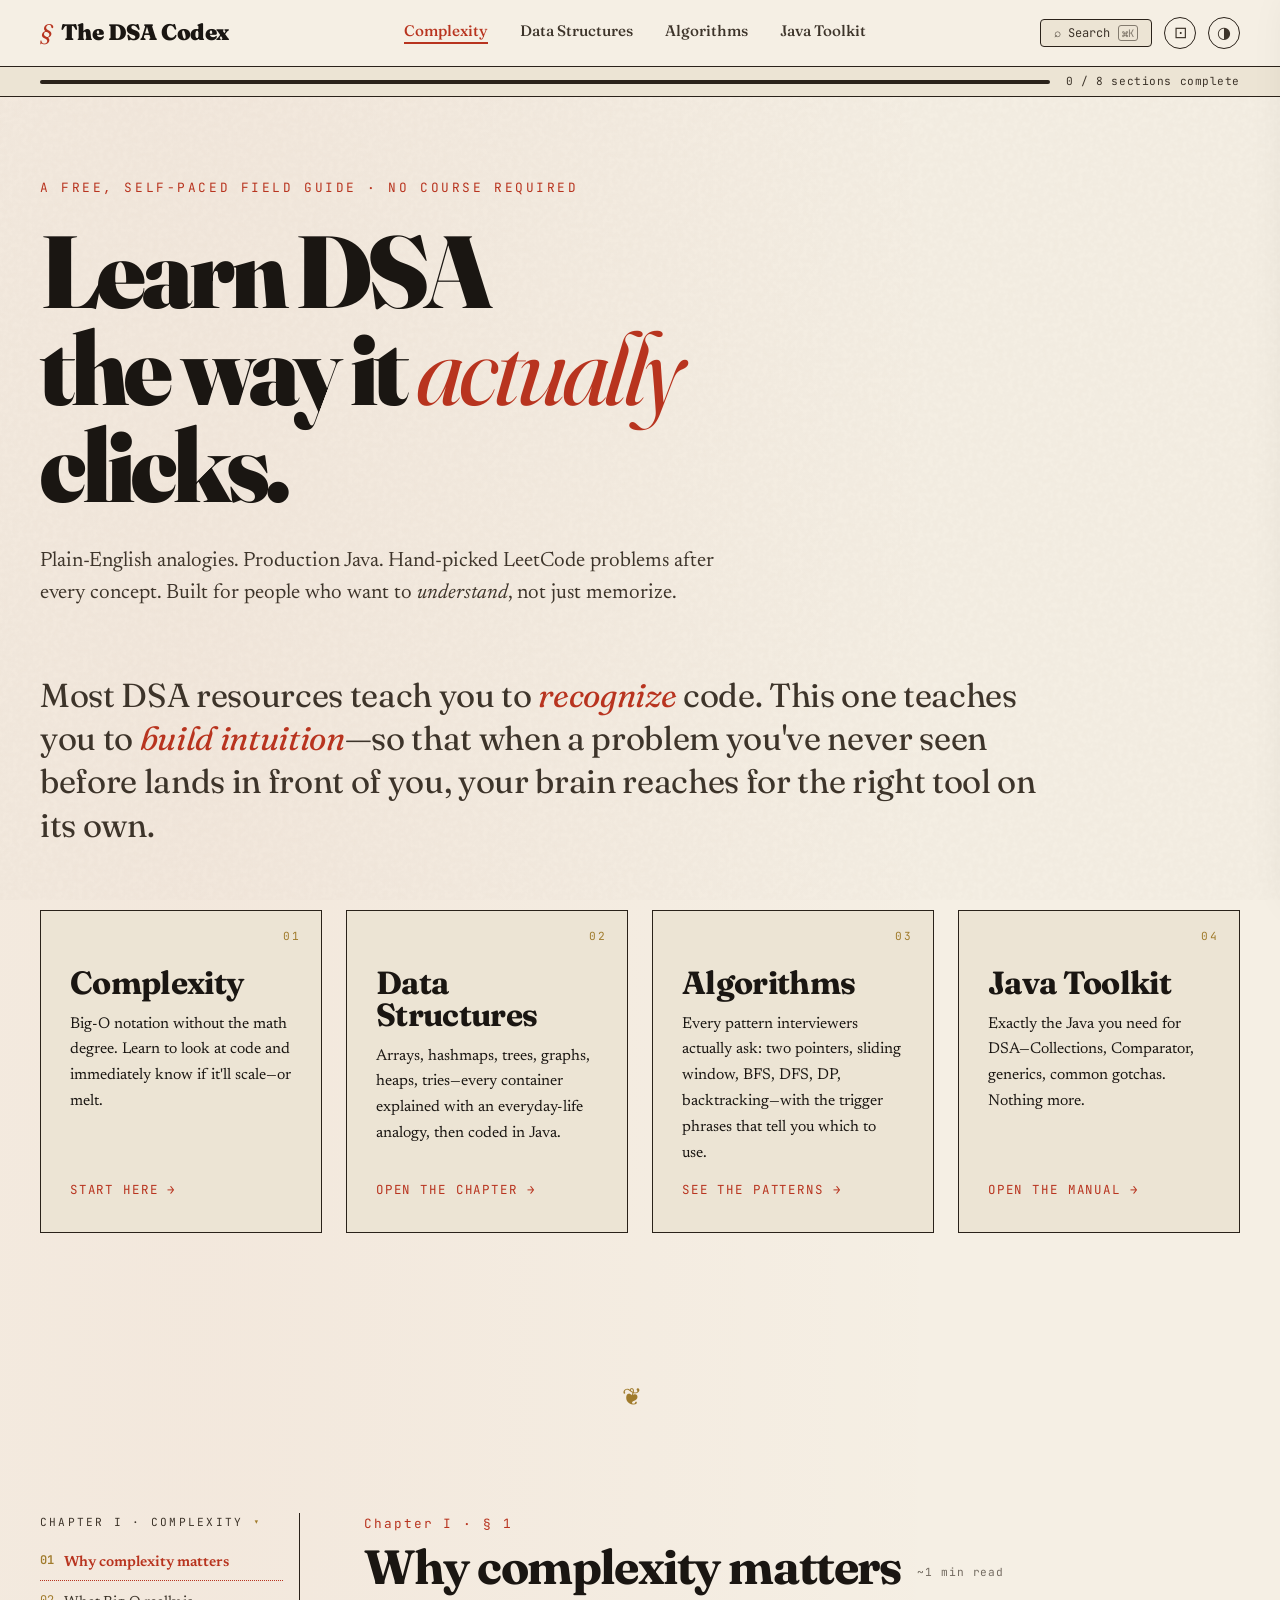
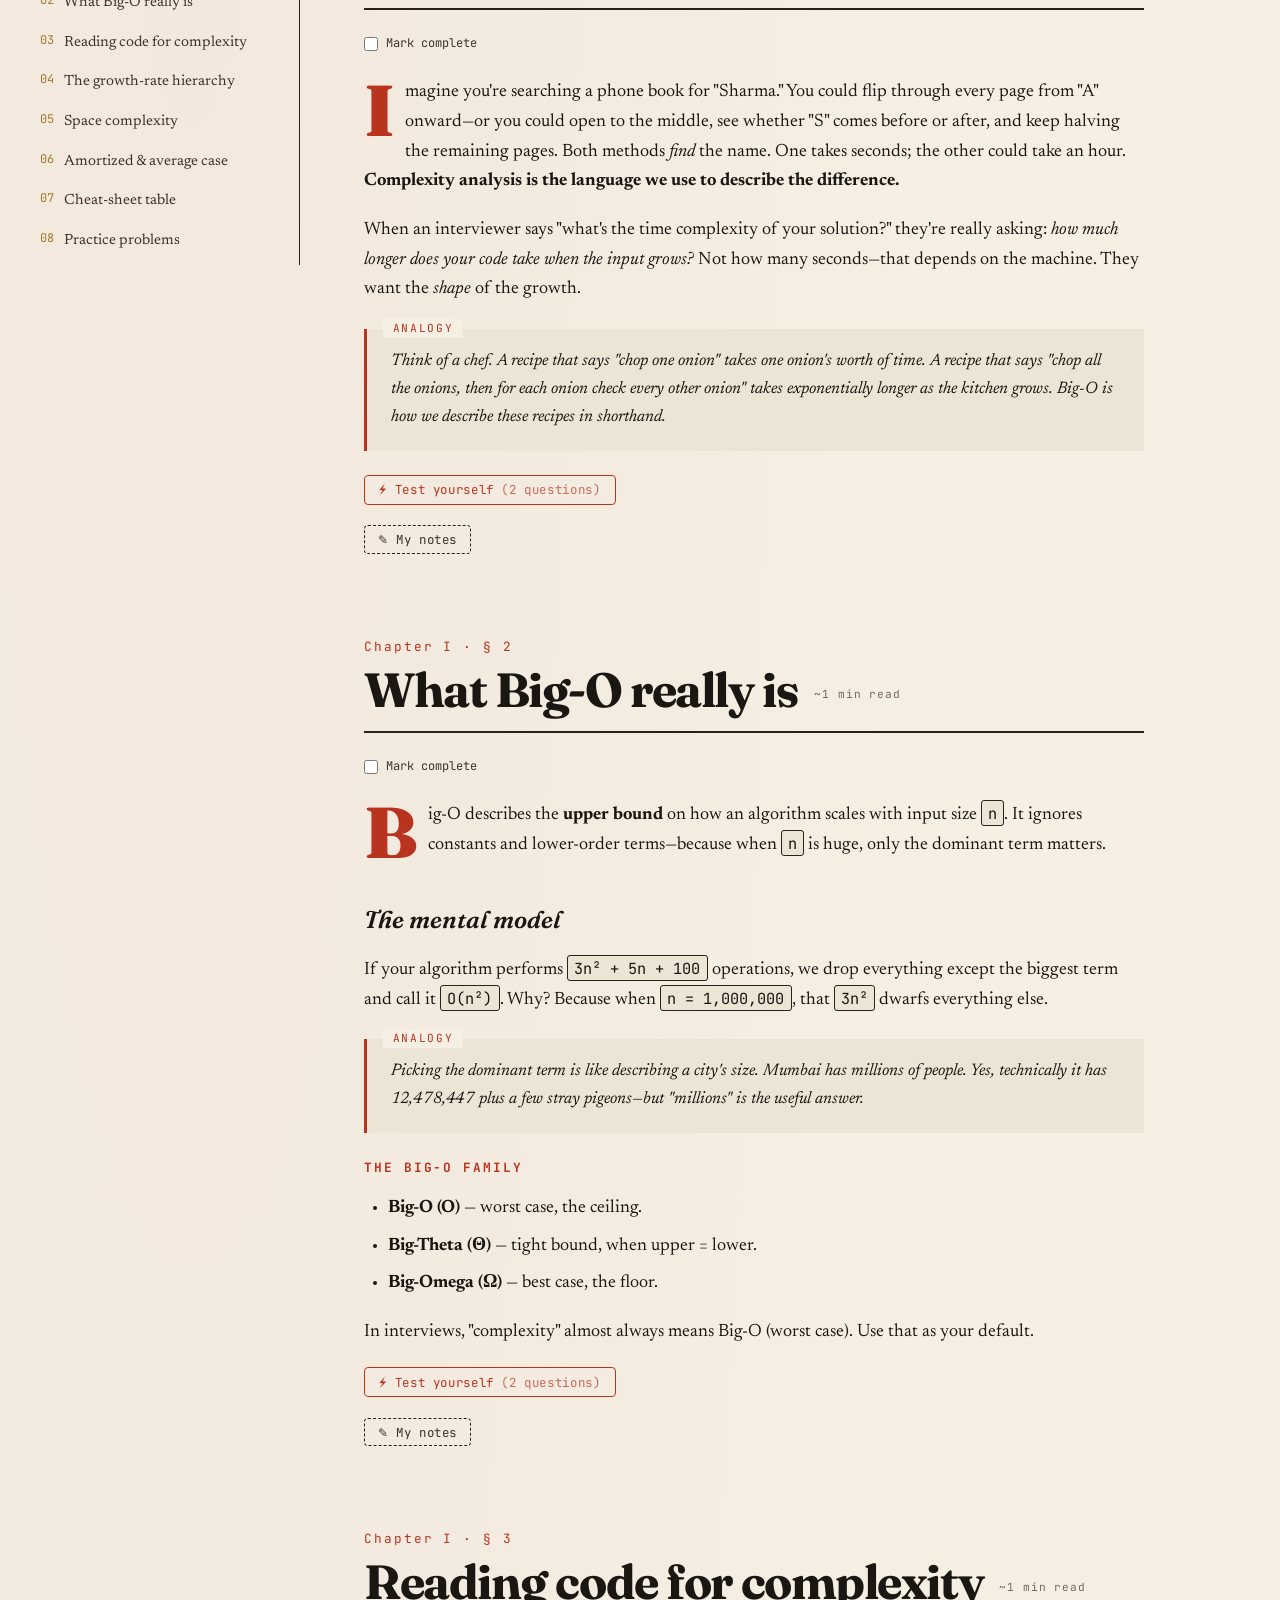
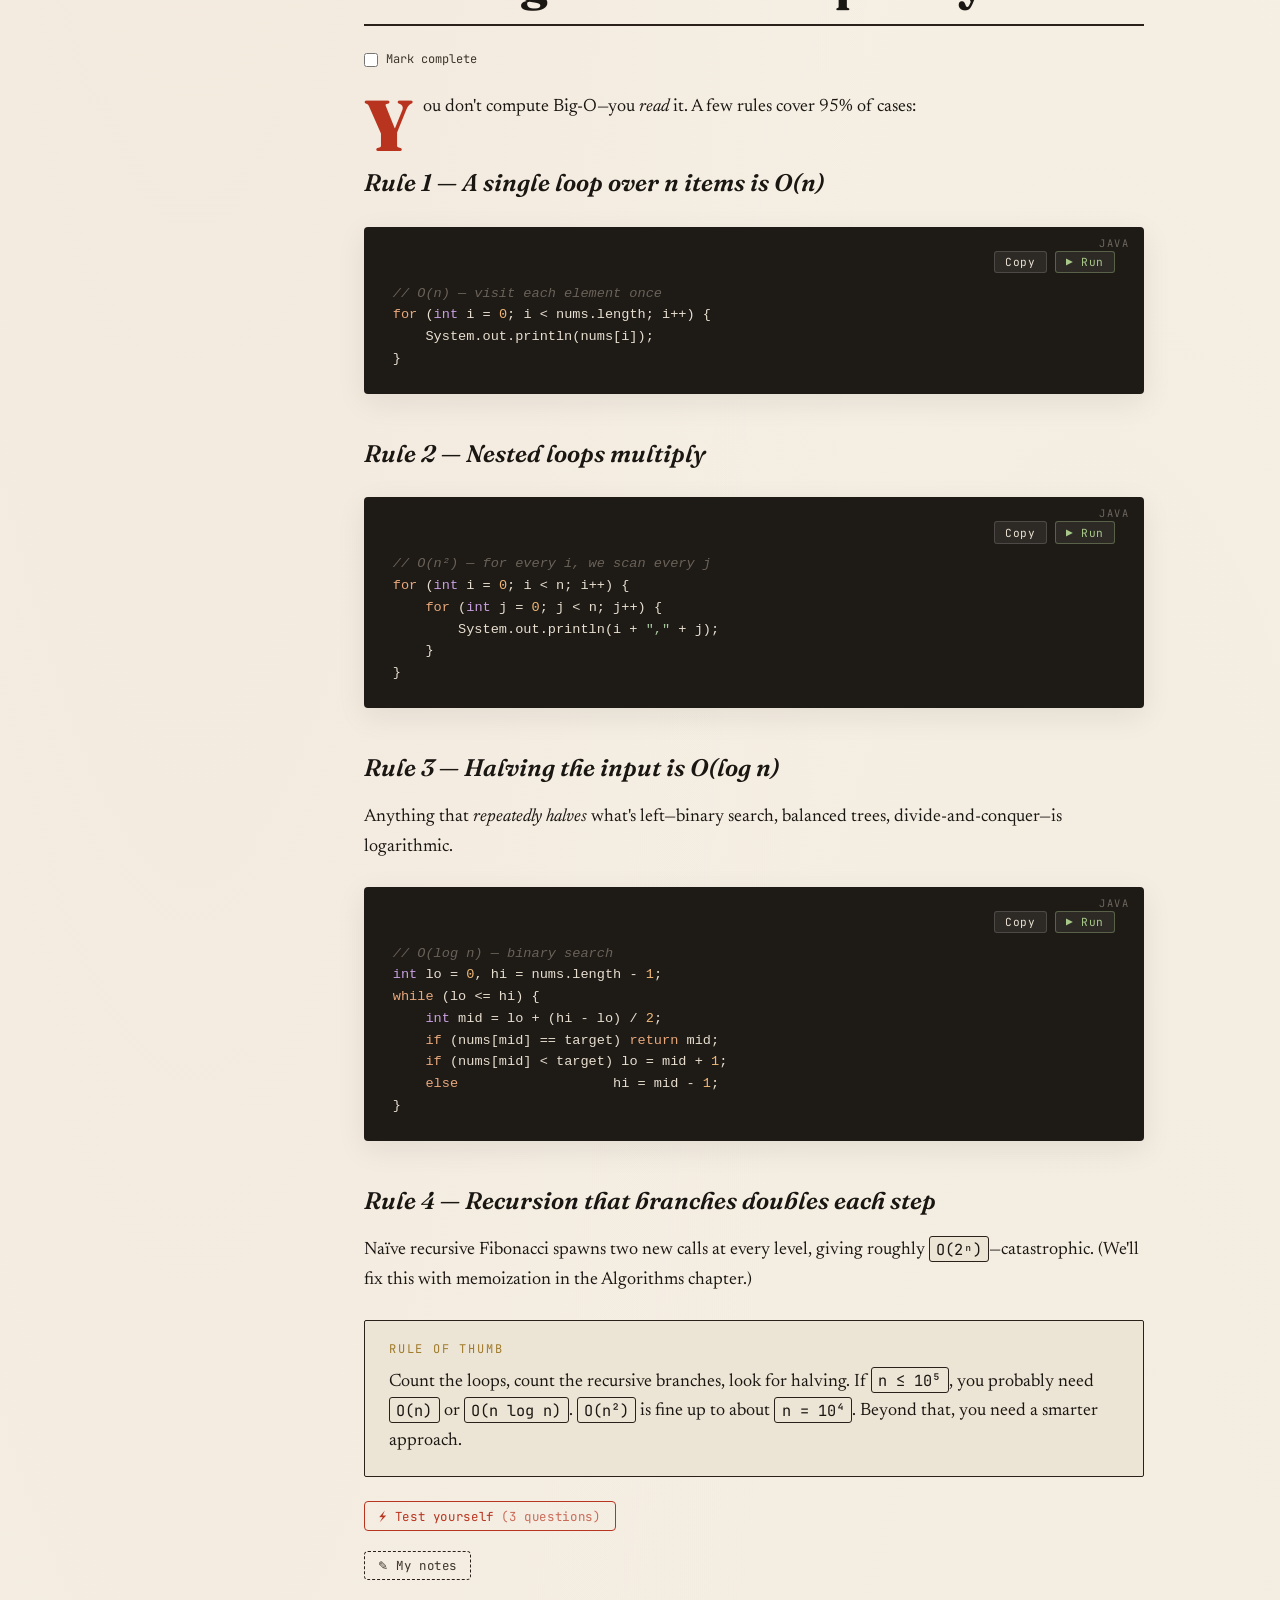
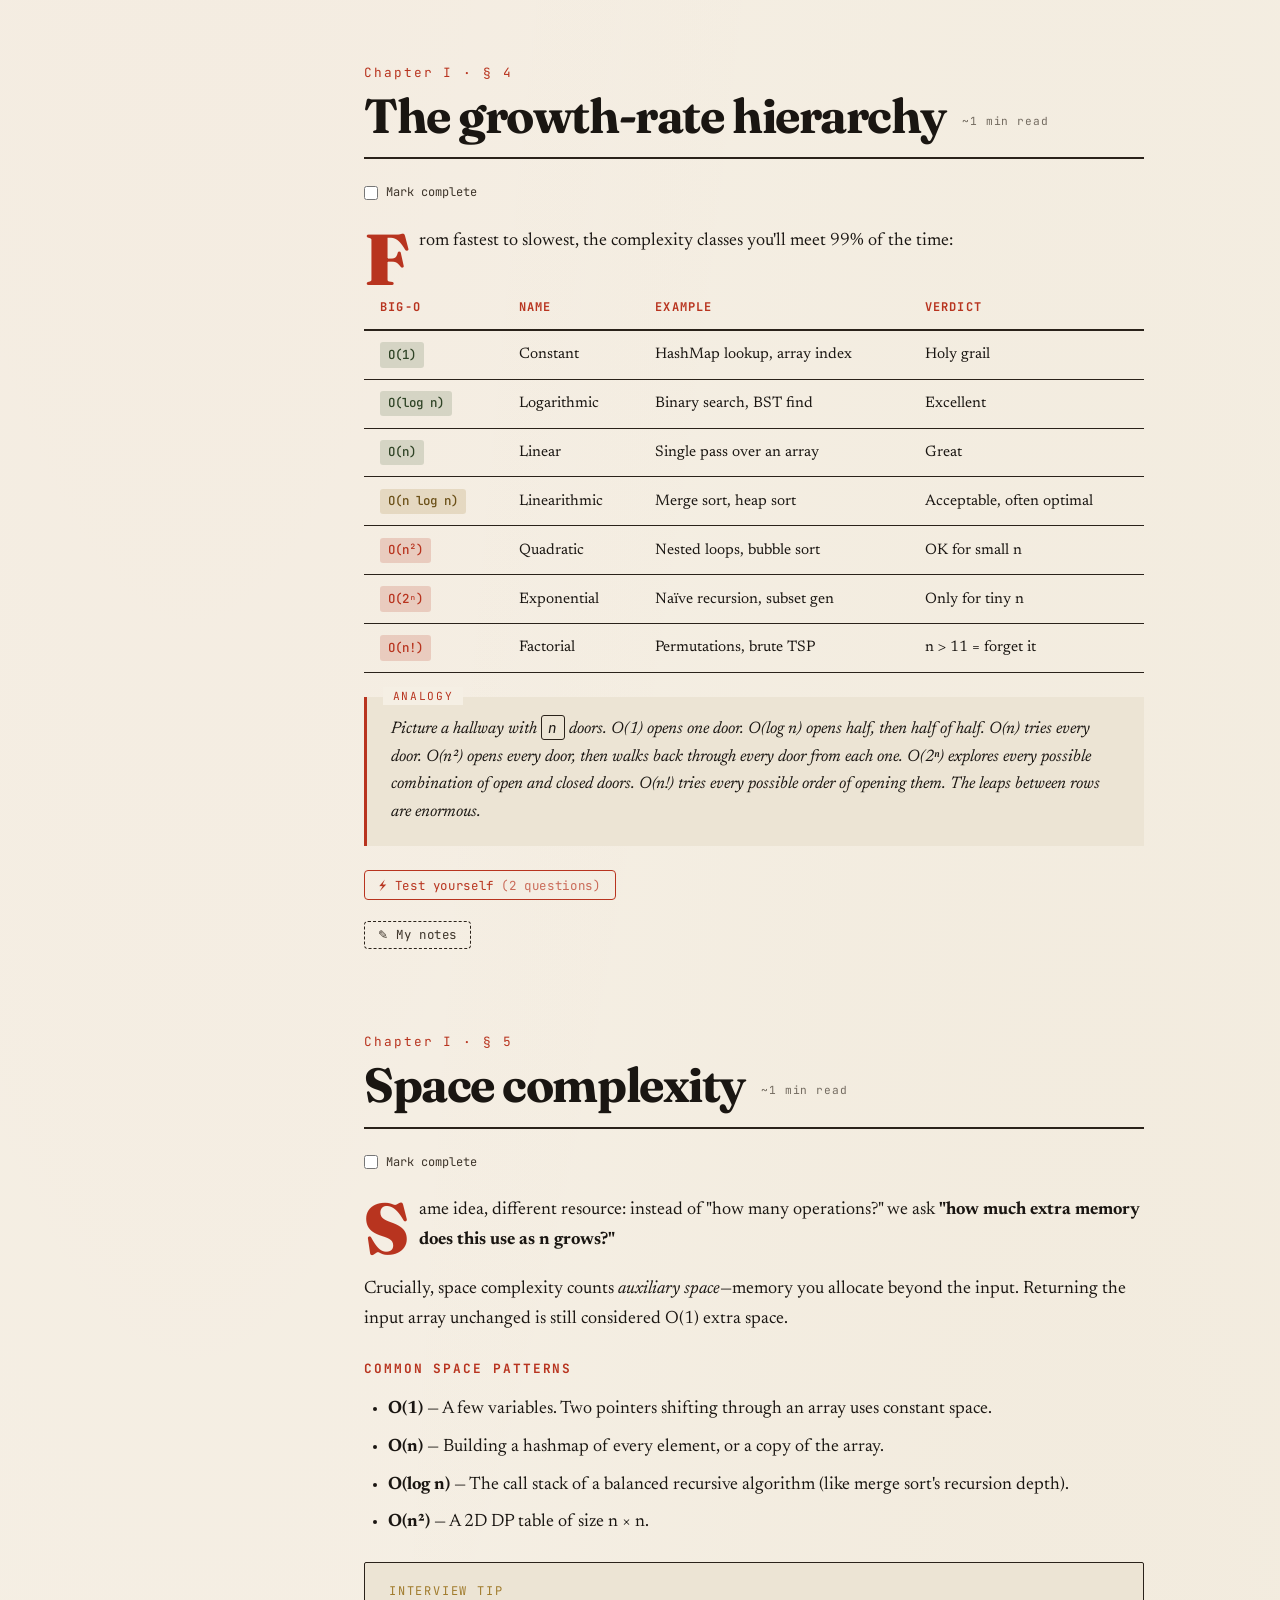
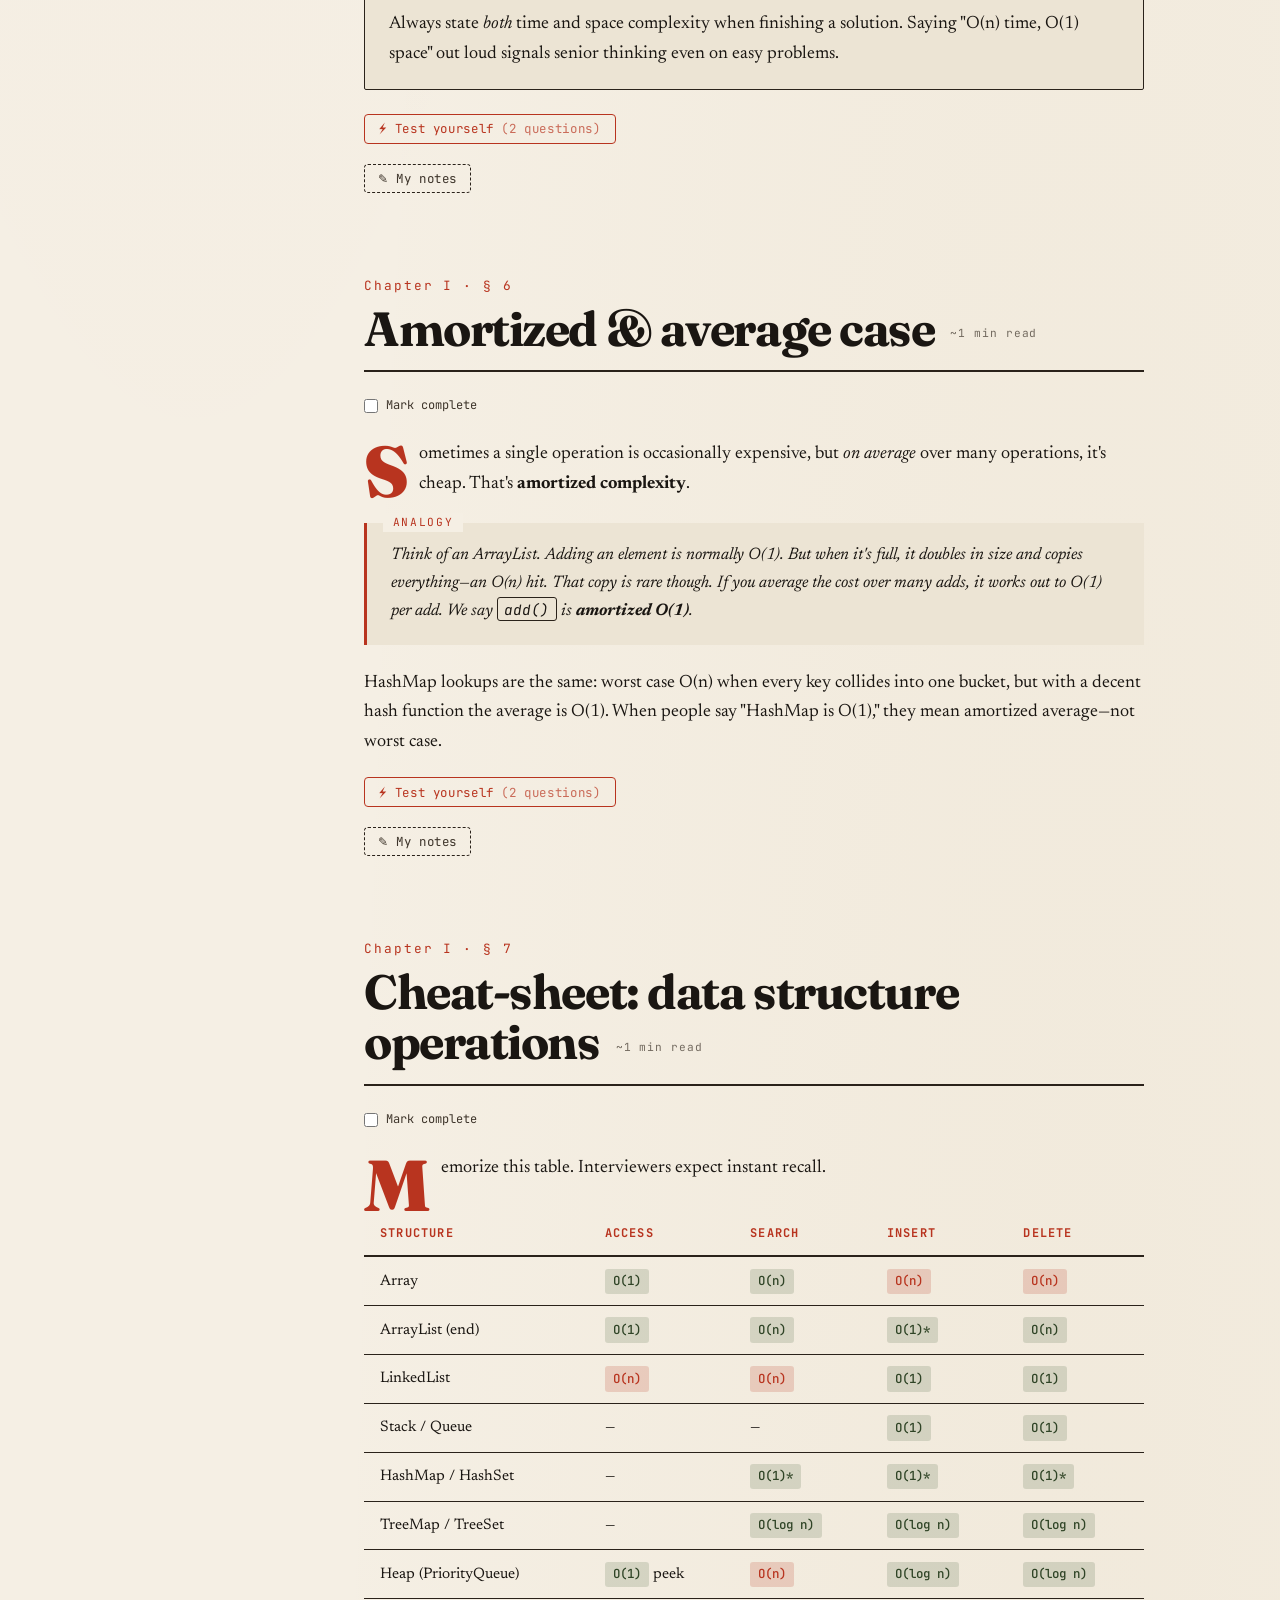
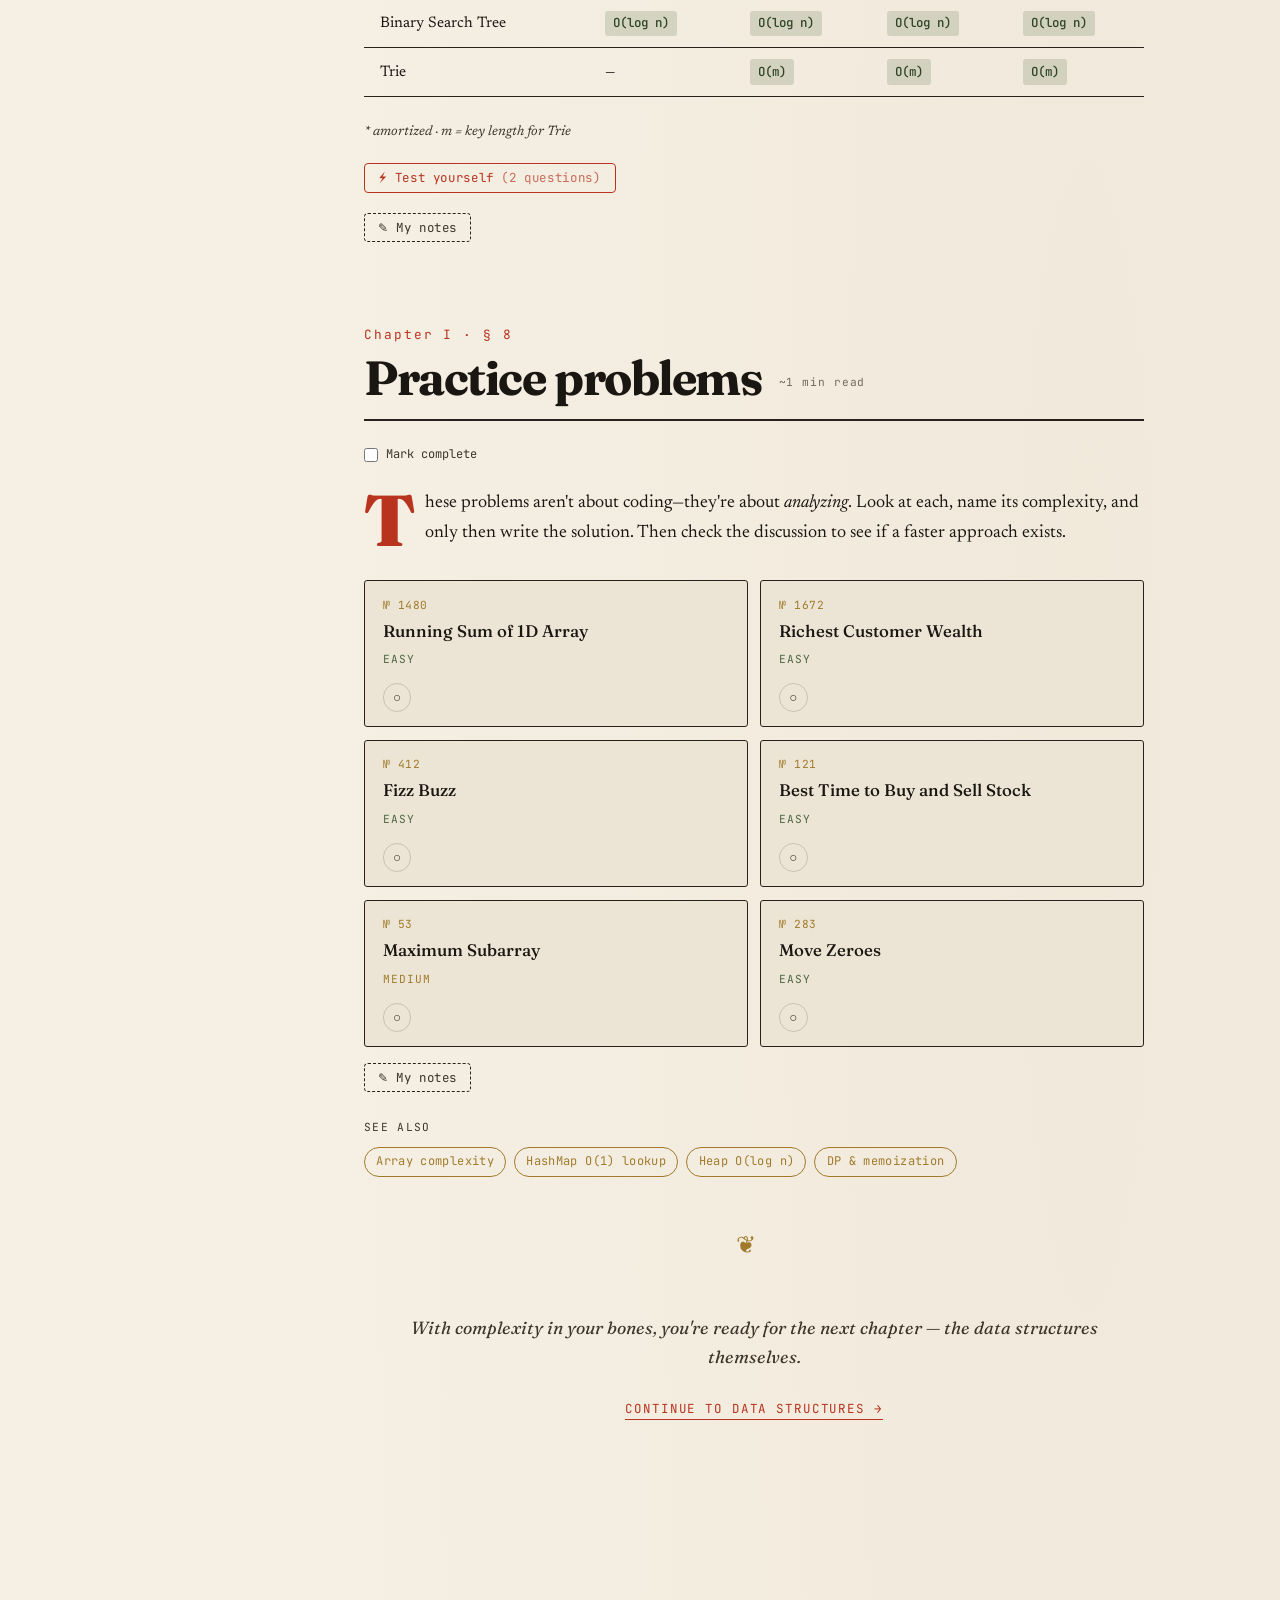
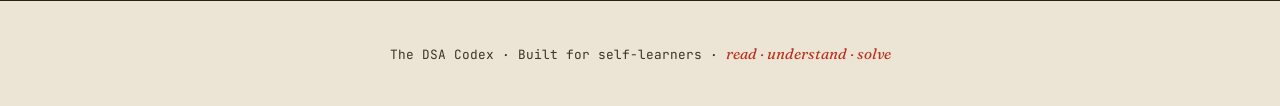
<file: index.html>
<!DOCTYPE html>
<html lang="en">
<head>
<meta charset="UTF-8" />
<meta name="viewport" content="width=device-width, initial-scale=1.0" />
<title>The DSA Codex — Learn Data Structures & Algorithms in Java</title>
<link rel="stylesheet" href="styles.css" />
<script>
  (function(){var t=localStorage.getItem('codex-theme')||'light';document.documentElement.setAttribute('data-theme',t);})();
</script>
</head>
<body>

<nav class="topbar">
  <a href="index.html" class="brand">The DSA Codex</a>
  <ul class="nav-links">
    <li><a href="index.html" class="active">Complexity</a></li>
    <li><a href="data-structures.html">Data Structures</a></li>
    <li><a href="algorithms.html">Algorithms</a></li>
    <li><a href="java.html">Java Toolkit</a></li>
  </ul>
  <div class="nav-right">
    <button id="search-btn" title="Search (Ctrl+K / ⌘K)">⌕ Search <span class="kbd">⌘K</span></button>
    <button id="focus-btn" title="Distraction-free reading">⊡</button>
    <button id="theme-toggle" title="Toggle dark mode">◑</button>
  </div>
</nav>

<div class="progress-strip">
  <div class="progress-bar-track"><div id="progress-bar-fill"></div></div>
  <span id="progress-label">0 / 8 sections complete</span>
</div>

<!-- Search overlay -->
<div id="search-overlay">
  <div class="search-box">
    <input id="search-input" type="text" placeholder="Search all chapters…" autocomplete="off" spellcheck="false" />
    <div id="search-results"><p class="search-hint">Type to search across all chapters…</p></div>
  </div>
</div>

<header class="hero">
  <div class="hero-eyebrow">A free, self-paced field guide · No course required</div>
  <h1>Learn DSA<br/>the way it <em>actually</em><br/>clicks.</h1>
  <p class="hero-sub">
    Plain-English analogies. Production Java. Hand-picked LeetCode problems after every concept.
    Built for people who want to <em>understand</em>, not just memorize.
  </p>
</header>

<section class="manifesto">
  <p>
    Most DSA resources teach you to <em>recognize</em> code. This one teaches you to <em>build intuition</em>—so that when a problem you've never seen before lands in front of you, your brain reaches for the right tool on its own.
  </p>
</section>

<section class="path-grid">
  <a href="index.html#bigO" class="path-card" data-num="01">
    <h3>Complexity</h3>
    <p>Big-O notation without the math degree. Learn to look at code and immediately know if it'll scale—or melt.</p>
    <span class="path-cta">Start here</span>
  </a>
  <a href="data-structures.html" class="path-card" data-num="02">
    <h3>Data Structures</h3>
    <p>Arrays, hashmaps, trees, graphs, heaps, tries—every container explained with an everyday-life analogy, then coded in Java.</p>
    <span class="path-cta">Open the chapter</span>
  </a>
  <a href="algorithms.html" class="path-card" data-num="03">
    <h3>Algorithms</h3>
    <p>Every pattern interviewers actually ask: two pointers, sliding window, BFS, DFS, DP, backtracking—with the trigger phrases that tell you which to use.</p>
    <span class="path-cta">See the patterns</span>
  </a>
  <a href="java.html" class="path-card" data-num="04">
    <h3>Java Toolkit</h3>
    <p>Exactly the Java you need for DSA—Collections, Comparator, generics, common gotchas. Nothing more.</p>
    <span class="path-cta">Open the manual</span>
  </a>
</section>

<div class="ornament">❦</div>

<div class="layout">

<aside class="toc">
  <div class="toc-title">Chapter I · Complexity</div>
  <ol>
    <li><a href="#why">Why complexity matters</a></li>
    <li><a href="#bigO">What Big-O really is</a></li>
    <li><a href="#measuring">Reading code for complexity</a></li>
    <li><a href="#growth">The growth-rate hierarchy</a></li>
    <li><a href="#space">Space complexity</a></li>
    <li><a href="#amortized">Amortized & average case</a></li>
    <li><a href="#table">Cheat-sheet table</a></li>
    <li><a href="#practice">Practice problems</a></li>
  </ol>
</aside>

<article class="content">

<section class="topic" id="why">
  <div class="section-number">Chapter I · § 1</div>
  <h2 class="topic-title">Why complexity matters</h2>
  <p class="dropcap">
    Imagine you're searching a phone book for "Sharma." You could flip through every page from "A" onward—or you could open to the middle, see whether "S" comes before or after, and keep halving the remaining pages. Both methods <em>find</em> the name. One takes seconds; the other could take an hour. <strong>Complexity analysis is the language we use to describe the difference.</strong>
  </p>

  <p>
    When an interviewer says "what's the time complexity of your solution?" they're really asking: <em>how much longer does your code take when the input grows?</em> Not how many seconds—that depends on the machine. They want the <em>shape</em> of the growth.
  </p>

  <div class="analogy">
    Think of a chef. A recipe that says <em>"chop one onion"</em> takes one onion's worth of time. A recipe that says <em>"chop all the onions, then for each onion check every other onion"</em> takes exponentially longer as the kitchen grows. Big-O is how we describe these recipes in shorthand.
  </div>
</section>

<section class="topic" id="bigO">
  <div class="section-number">Chapter I · § 2</div>
  <h2 class="topic-title">What Big-O really is</h2>
  <p>
    Big-O describes the <strong>upper bound</strong> on how an algorithm scales with input size <code class="inline">n</code>. It ignores constants and lower-order terms—because when <code class="inline">n</code> is huge, only the dominant term matters.
  </p>

  <h3 class="subhead">The mental model</h3>
  <p>If your algorithm performs <code class="inline">3n² + 5n + 100</code> operations, we drop everything except the biggest term and call it <code class="inline">O(n²)</code>. Why? Because when <code class="inline">n = 1,000,000</code>, that <code class="inline">3n²</code> dwarfs everything else.</p>

  <div class="analogy">
    Picking the dominant term is like describing a city's size. Mumbai has <em>millions</em> of people. Yes, technically it has 12,478,447 plus a few stray pigeons—but "millions" is the useful answer.
  </div>

  <h4 class="minor">The Big-O family</h4>
  <ul class="list">
    <li><strong>Big-O (O)</strong> — worst case, the ceiling.</li>
    <li><strong>Big-Theta (Θ)</strong> — tight bound, when upper = lower.</li>
    <li><strong>Big-Omega (Ω)</strong> — best case, the floor.</li>
  </ul>
  <p>In interviews, "complexity" almost always means Big-O (worst case). Use that as your default.</p>
</section>

<section class="topic" id="measuring">
  <div class="section-number">Chapter I · § 3</div>
  <h2 class="topic-title">Reading code for complexity</h2>
  <p>You don't compute Big-O—you <em>read</em> it. A few rules cover 95% of cases:</p>

  <h3 class="subhead">Rule 1 — A single loop over n items is O(n)</h3>
  <div class="code-block" data-lang="java">
<pre><code><span class="tok-com">// O(n) — visit each element once</span>
<span class="tok-kw">for</span> (<span class="tok-typ">int</span> i = <span class="tok-num">0</span>; i &lt; nums.length; i++) {
    System.out.println(nums[i]);
}</code></pre>
  </div>

  <h3 class="subhead">Rule 2 — Nested loops multiply</h3>
  <div class="code-block" data-lang="java">
<pre><code><span class="tok-com">// O(n²) — for every i, we scan every j</span>
<span class="tok-kw">for</span> (<span class="tok-typ">int</span> i = <span class="tok-num">0</span>; i &lt; n; i++) {
    <span class="tok-kw">for</span> (<span class="tok-typ">int</span> j = <span class="tok-num">0</span>; j &lt; n; j++) {
        System.out.println(i + <span class="tok-str">","</span> + j);
    }
}</code></pre>
  </div>

  <h3 class="subhead">Rule 3 — Halving the input is O(log n)</h3>
  <p>Anything that <em>repeatedly halves</em> what's left—binary search, balanced trees, divide-and-conquer—is logarithmic.</p>
  <div class="code-block" data-lang="java">
<pre><code><span class="tok-com">// O(log n) — binary search</span>
<span class="tok-typ">int</span> lo = <span class="tok-num">0</span>, hi = nums.length - <span class="tok-num">1</span>;
<span class="tok-kw">while</span> (lo &lt;= hi) {
    <span class="tok-typ">int</span> mid = lo + (hi - lo) / <span class="tok-num">2</span>;
    <span class="tok-kw">if</span> (nums[mid] == target) <span class="tok-kw">return</span> mid;
    <span class="tok-kw">if</span> (nums[mid] &lt; target) lo = mid + <span class="tok-num">1</span>;
    <span class="tok-kw">else</span>                   hi = mid - <span class="tok-num">1</span>;
}</code></pre>
  </div>

  <h3 class="subhead">Rule 4 — Recursion that branches doubles each step</h3>
  <p>Naïve recursive Fibonacci spawns two new calls at every level, giving roughly <code class="inline">O(2ⁿ)</code>—catastrophic. (We'll fix this with memoization in the Algorithms chapter.)</p>

  <div class="callout">
    <div class="callout-title">Rule of thumb</div>
    Count the loops, count the recursive branches, look for halving. If <code class="inline">n ≤ 10⁵</code>, you probably need <code class="inline">O(n)</code> or <code class="inline">O(n log n)</code>. <code class="inline">O(n²)</code> is fine up to about <code class="inline">n = 10⁴</code>. Beyond that, you need a smarter approach.
  </div>
</section>

<section class="topic" id="growth">
  <div class="section-number">Chapter I · § 4</div>
  <h2 class="topic-title">The growth-rate hierarchy</h2>
  <p>From fastest to slowest, the complexity classes you'll meet 99% of the time:</p>

  <table class="complexity">
    <thead>
      <tr><th>Big-O</th><th>Name</th><th>Example</th><th>Verdict</th></tr>
    </thead>
    <tbody>
      <tr><td><span class="bigO good">O(1)</span></td><td>Constant</td><td>HashMap lookup, array index</td><td>Holy grail</td></tr>
      <tr><td><span class="bigO good">O(log n)</span></td><td>Logarithmic</td><td>Binary search, BST find</td><td>Excellent</td></tr>
      <tr><td><span class="bigO good">O(n)</span></td><td>Linear</td><td>Single pass over an array</td><td>Great</td></tr>
      <tr><td><span class="bigO ok">O(n log n)</span></td><td>Linearithmic</td><td>Merge sort, heap sort</td><td>Acceptable, often optimal</td></tr>
      <tr><td><span class="bigO bad">O(n²)</span></td><td>Quadratic</td><td>Nested loops, bubble sort</td><td>OK for small n</td></tr>
      <tr><td><span class="bigO bad">O(2ⁿ)</span></td><td>Exponential</td><td>Naïve recursion, subset gen</td><td>Only for tiny n</td></tr>
      <tr><td><span class="bigO bad">O(n!)</span></td><td>Factorial</td><td>Permutations, brute TSP</td><td>n &gt; 11 = forget it</td></tr>
    </tbody>
  </table>

  <div class="analogy">
    Picture a hallway with <code class="inline">n</code> doors. O(1) opens one door. O(log n) opens half, then half of half. O(n) tries every door. O(n²) opens every door, then walks back through every door from each one. O(2ⁿ) explores every possible combination of open and closed doors. O(n!) tries every possible <em>order</em> of opening them. The leaps between rows are <em>enormous</em>.
  </div>
</section>

<section class="topic" id="space">
  <div class="section-number">Chapter I · § 5</div>
  <h2 class="topic-title">Space complexity</h2>
  <p>Same idea, different resource: instead of "how many operations?" we ask <strong>"how much extra memory does this use as n grows?"</strong></p>

  <p>Crucially, space complexity counts <em>auxiliary space</em>—memory you allocate beyond the input. Returning the input array unchanged is still considered O(1) extra space.</p>

  <h4 class="minor">Common space patterns</h4>
  <ul class="list">
    <li><strong>O(1)</strong> — A few variables. Two pointers shifting through an array uses constant space.</li>
    <li><strong>O(n)</strong> — Building a hashmap of every element, or a copy of the array.</li>
    <li><strong>O(log n)</strong> — The call stack of a balanced recursive algorithm (like merge sort's recursion depth).</li>
    <li><strong>O(n²)</strong> — A 2D DP table of size n × n.</li>
  </ul>

  <div class="callout">
    <div class="callout-title">Interview tip</div>
    Always state <em>both</em> time and space complexity when finishing a solution. Saying "O(n) time, O(1) space" out loud signals senior thinking even on easy problems.
  </div>
</section>

<section class="topic" id="amortized">
  <div class="section-number">Chapter I · § 6</div>
  <h2 class="topic-title">Amortized & average case</h2>
  <p>Sometimes a single operation is occasionally expensive, but <em>on average</em> over many operations, it's cheap. That's <strong>amortized complexity</strong>.</p>

  <div class="analogy">
    Think of an ArrayList. Adding an element is normally O(1). But when it's full, it doubles in size and copies everything—an O(n) hit. That copy is rare though. If you average the cost over many adds, it works out to O(1) per add. We say <code class="inline">add()</code> is <strong>amortized O(1)</strong>.
  </div>

  <p>HashMap lookups are the same: worst case O(n) when every key collides into one bucket, but with a decent hash function the average is O(1). When people say "HashMap is O(1)," they mean amortized average—not worst case.</p>
</section>

<section class="topic" id="table">
  <div class="section-number">Chapter I · § 7</div>
  <h2 class="topic-title">Cheat-sheet: data structure operations</h2>
  <p>Memorize this table. Interviewers expect instant recall.</p>

  <table class="complexity">
    <thead>
      <tr><th>Structure</th><th>Access</th><th>Search</th><th>Insert</th><th>Delete</th></tr>
    </thead>
    <tbody>
      <tr><td>Array</td><td><span class="bigO good">O(1)</span></td><td><span class="bigO good">O(n)</span></td><td><span class="bigO bad">O(n)</span></td><td><span class="bigO bad">O(n)</span></td></tr>
      <tr><td>ArrayList (end)</td><td><span class="bigO good">O(1)</span></td><td><span class="bigO good">O(n)</span></td><td><span class="bigO good">O(1)*</span></td><td><span class="bigO good">O(n)</span></td></tr>
      <tr><td>LinkedList</td><td><span class="bigO bad">O(n)</span></td><td><span class="bigO bad">O(n)</span></td><td><span class="bigO good">O(1)</span></td><td><span class="bigO good">O(1)</span></td></tr>
      <tr><td>Stack / Queue</td><td>—</td><td>—</td><td><span class="bigO good">O(1)</span></td><td><span class="bigO good">O(1)</span></td></tr>
      <tr><td>HashMap / HashSet</td><td>—</td><td><span class="bigO good">O(1)*</span></td><td><span class="bigO good">O(1)*</span></td><td><span class="bigO good">O(1)*</span></td></tr>
      <tr><td>TreeMap / TreeSet</td><td>—</td><td><span class="bigO good">O(log n)</span></td><td><span class="bigO good">O(log n)</span></td><td><span class="bigO good">O(log n)</span></td></tr>
      <tr><td>Heap (PriorityQueue)</td><td><span class="bigO good">O(1)</span> peek</td><td><span class="bigO bad">O(n)</span></td><td><span class="bigO good">O(log n)</span></td><td><span class="bigO good">O(log n)</span></td></tr>
      <tr><td>Binary Search Tree</td><td><span class="bigO good">O(log n)</span></td><td><span class="bigO good">O(log n)</span></td><td><span class="bigO good">O(log n)</span></td><td><span class="bigO good">O(log n)</span></td></tr>
      <tr><td>Trie</td><td>—</td><td><span class="bigO good">O(m)</span></td><td><span class="bigO good">O(m)</span></td><td><span class="bigO good">O(m)</span></td></tr>
    </tbody>
  </table>
  <p style="font-size:0.85rem;color:var(--ink-soft);font-style:italic;">* amortized · m = key length for Trie</p>
</section>

<section class="topic" id="practice">
  <div class="section-number">Chapter I · § 8</div>
  <h2 class="topic-title">Practice problems</h2>
  <p>These problems aren't about coding—they're about <em>analyzing</em>. Look at each, name its complexity, and only then write the solution. Then check the discussion to see if a faster approach exists.</p>

  <div class="problems">
    <div class="problem-grid">
      <a class="problem-card" href="https://leetcode.com/problems/running-sum-of-1d-array/" target="_blank" rel="noopener">
        <span class="pc-num">№ 1480</span>
        <span class="pc-title">Running Sum of 1D Array</span>
        <span class="pc-diff easy">Easy</span>
      </a>
      <a class="problem-card" href="https://leetcode.com/problems/richest-customer-wealth/" target="_blank" rel="noopener">
        <span class="pc-num">№ 1672</span>
        <span class="pc-title">Richest Customer Wealth</span>
        <span class="pc-diff easy">Easy</span>
      </a>
      <a class="problem-card" href="https://leetcode.com/problems/fizz-buzz/" target="_blank" rel="noopener">
        <span class="pc-num">№ 412</span>
        <span class="pc-title">Fizz Buzz</span>
        <span class="pc-diff easy">Easy</span>
      </a>
      <a class="problem-card" href="https://leetcode.com/problems/best-time-to-buy-and-sell-stock/" target="_blank" rel="noopener">
        <span class="pc-num">№ 121</span>
        <span class="pc-title">Best Time to Buy and Sell Stock</span>
        <span class="pc-diff easy">Easy</span>
      </a>
      <a class="problem-card" href="https://leetcode.com/problems/maximum-subarray/" target="_blank" rel="noopener">
        <span class="pc-num">№ 53</span>
        <span class="pc-title">Maximum Subarray</span>
        <span class="pc-diff medium">Medium</span>
      </a>
      <a class="problem-card" href="https://leetcode.com/problems/move-zeroes/" target="_blank" rel="noopener">
        <span class="pc-num">№ 283</span>
        <span class="pc-title">Move Zeroes</span>
        <span class="pc-diff easy">Easy</span>
      </a>
    </div>
  </div>

  <div class="cross-links">
    <span class="cross-links-label">See also</span>
    <a class="cross-chip" href="data-structures.html#array">Array complexity</a>
    <a class="cross-chip" href="data-structures.html#hashmap">HashMap O(1) lookup</a>
    <a class="cross-chip" href="data-structures.html#heap">Heap O(log n)</a>
    <a class="cross-chip" href="algorithms.html#dp">DP & memoization</a>
  </div>

  <div class="ornament">❦</div>

  <p style="font-size:1.1rem;font-family:'Fraunces',serif;font-style:italic;color:var(--ink-soft);text-align:center;margin-top:2rem;">
    With complexity in your bones, you're ready for the next chapter — the data structures themselves.
  </p>
  <p style="text-align:center;margin-top:1.5rem;">
    <a href="data-structures.html" class="path-cta" style="text-decoration:none;border-bottom:1px solid var(--accent);padding-bottom:2px;">Continue to Data Structures</a>
  </p>
</section>

</article>
</div>

<footer>
  The DSA Codex · Built for self-learners · <em>read · understand · solve</em>
</footer>

<script src="script.js"></script>
</body>
</html>
</file>
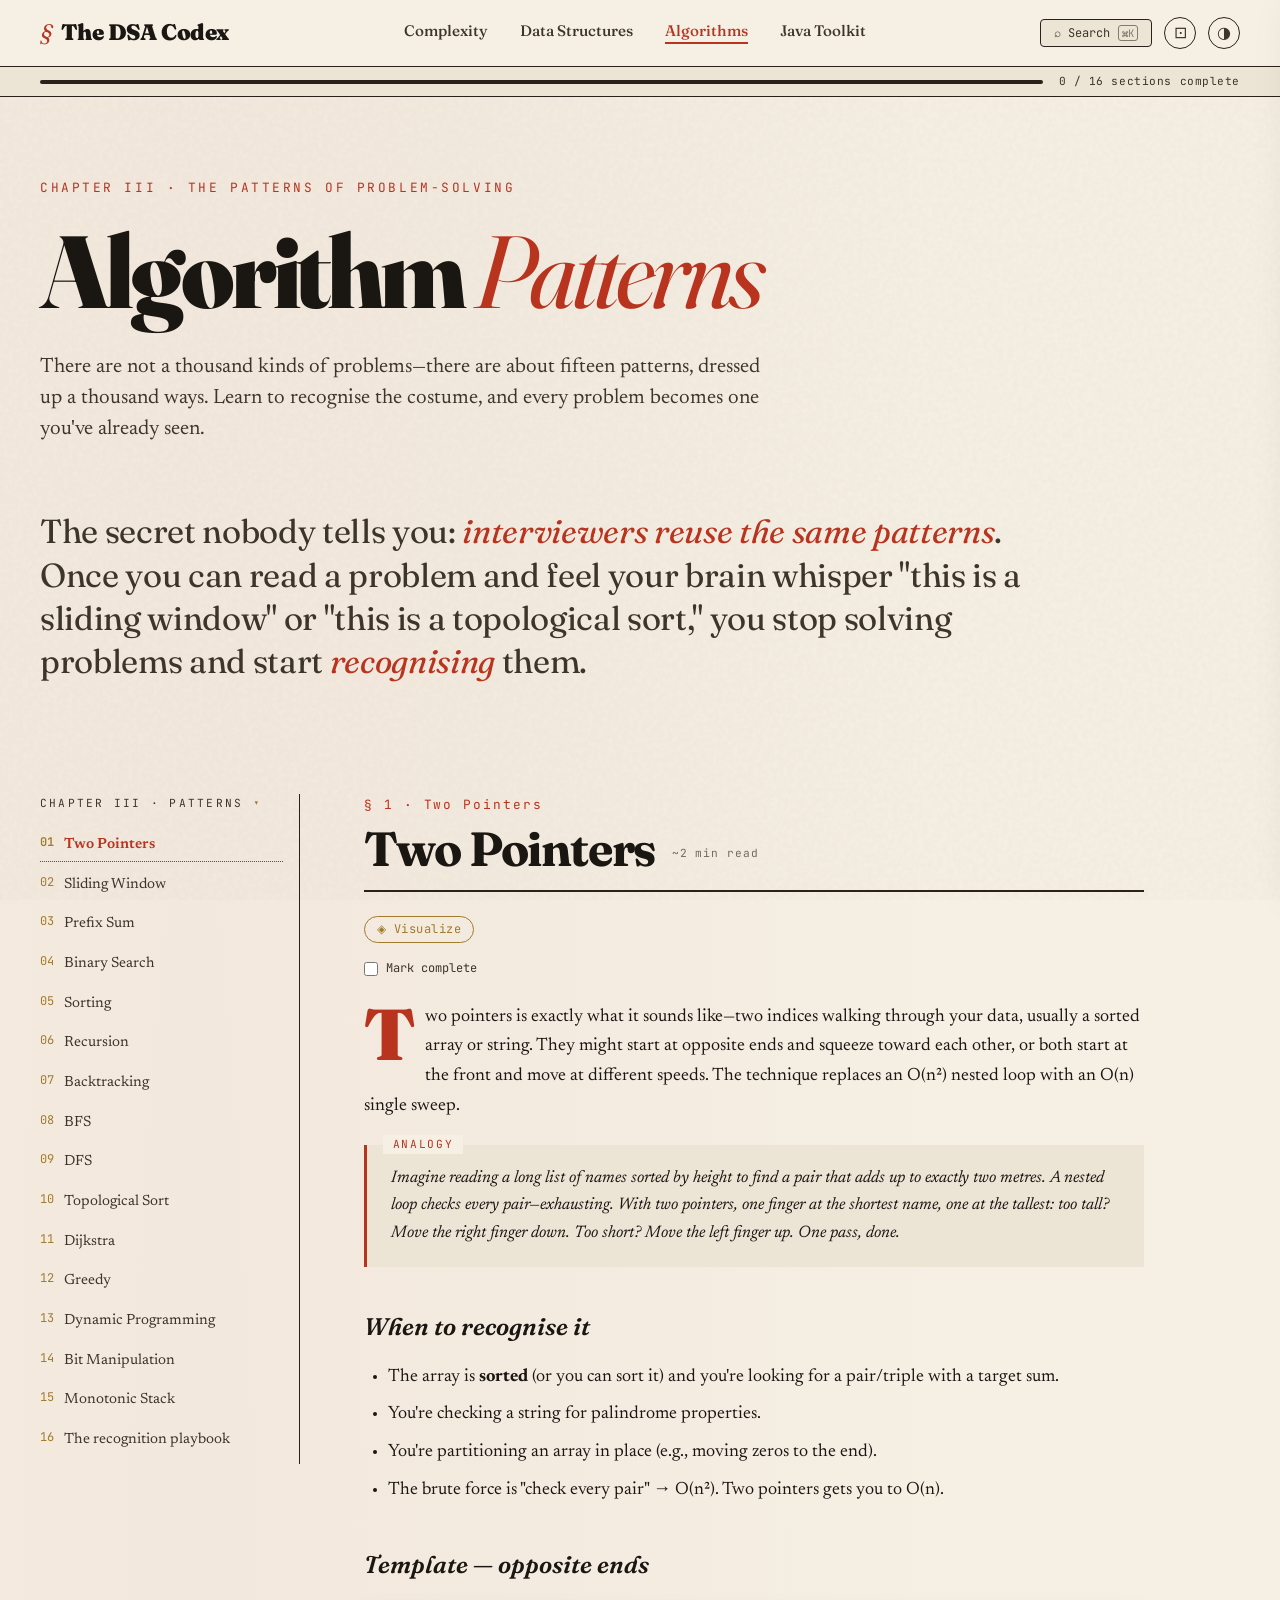
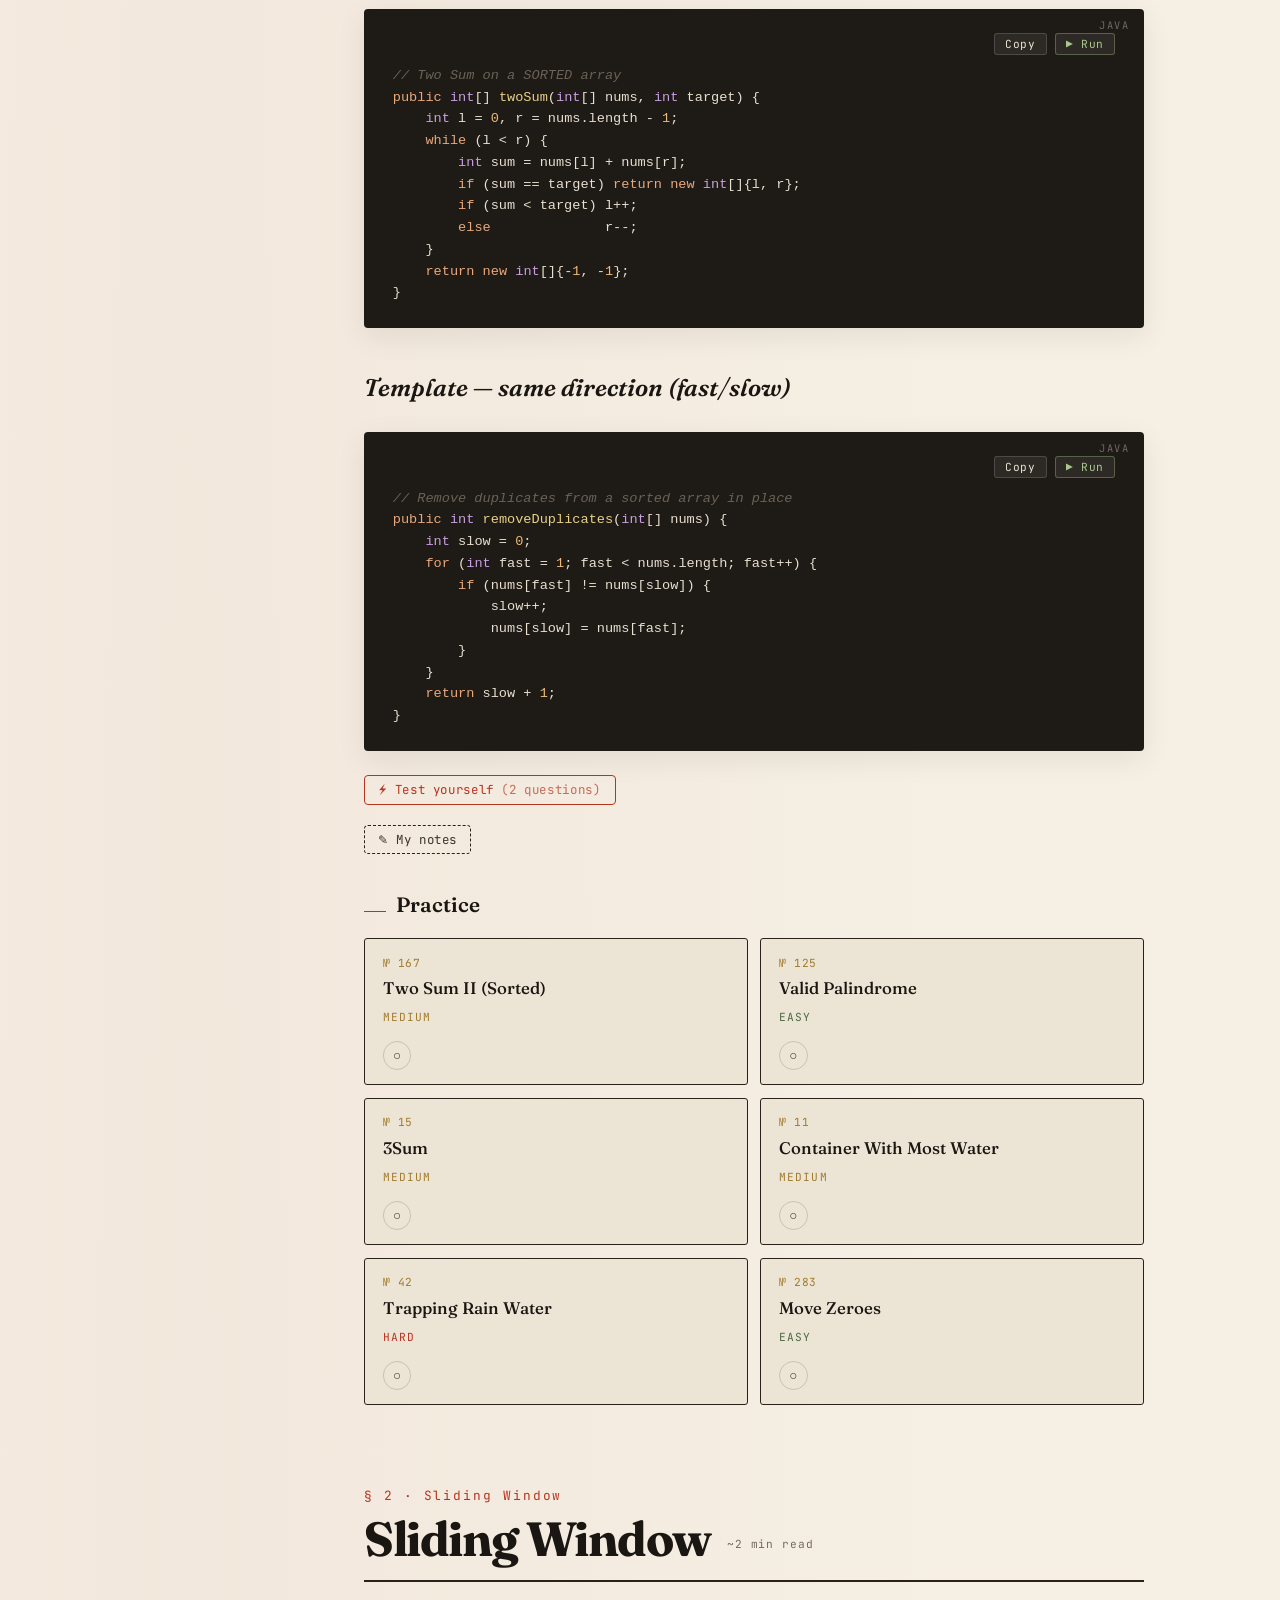
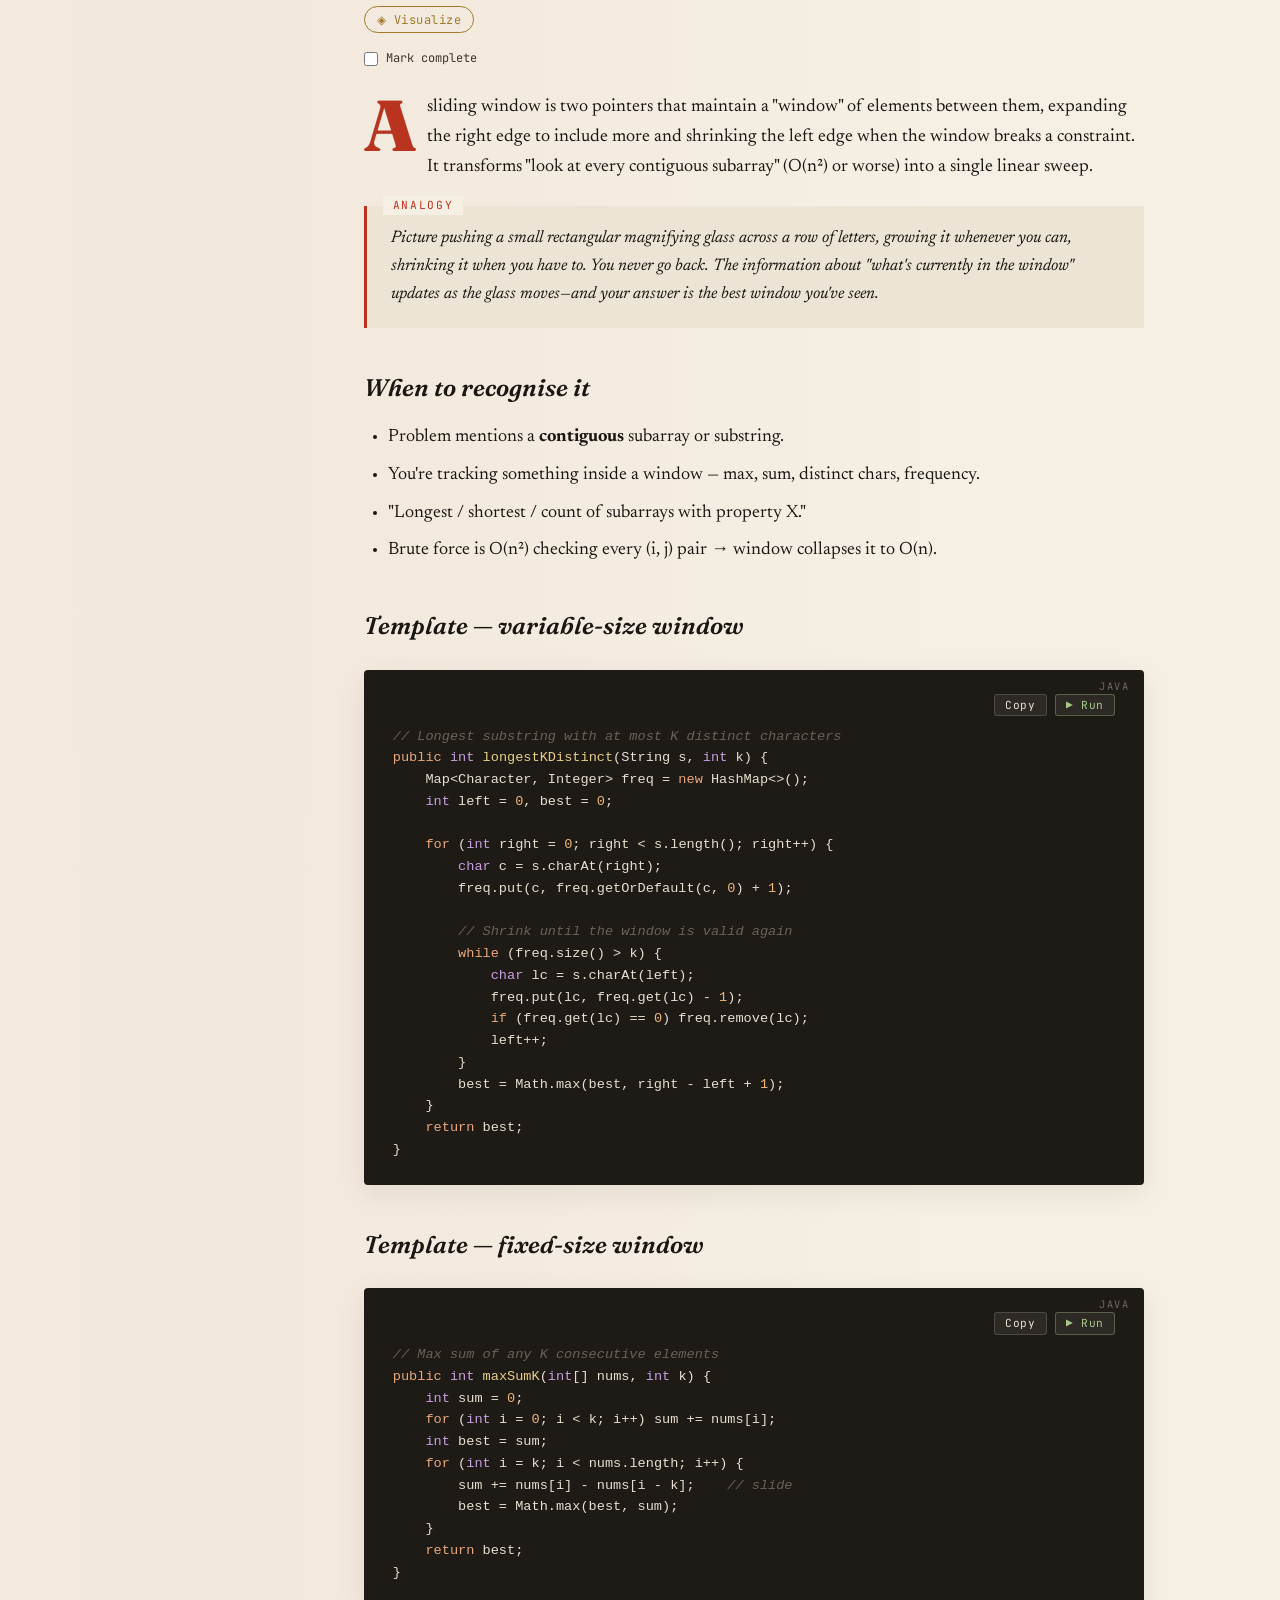
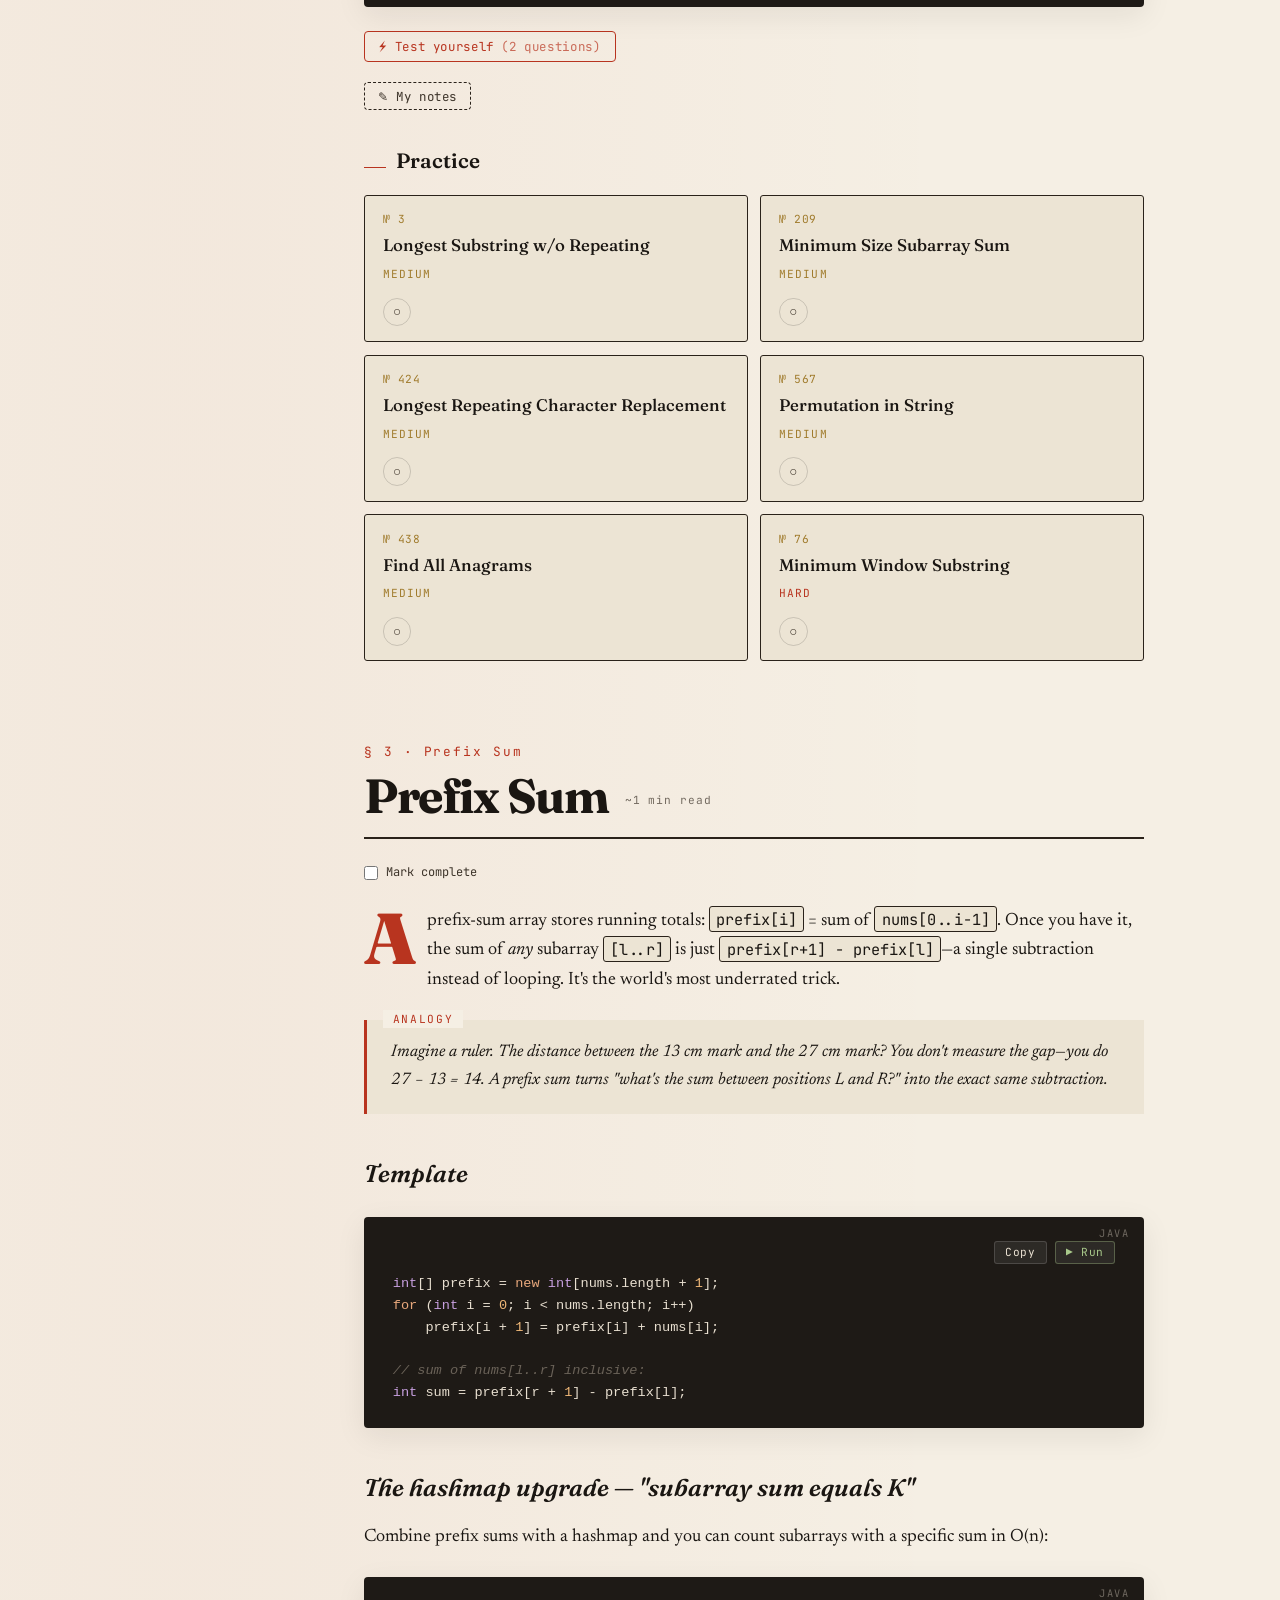
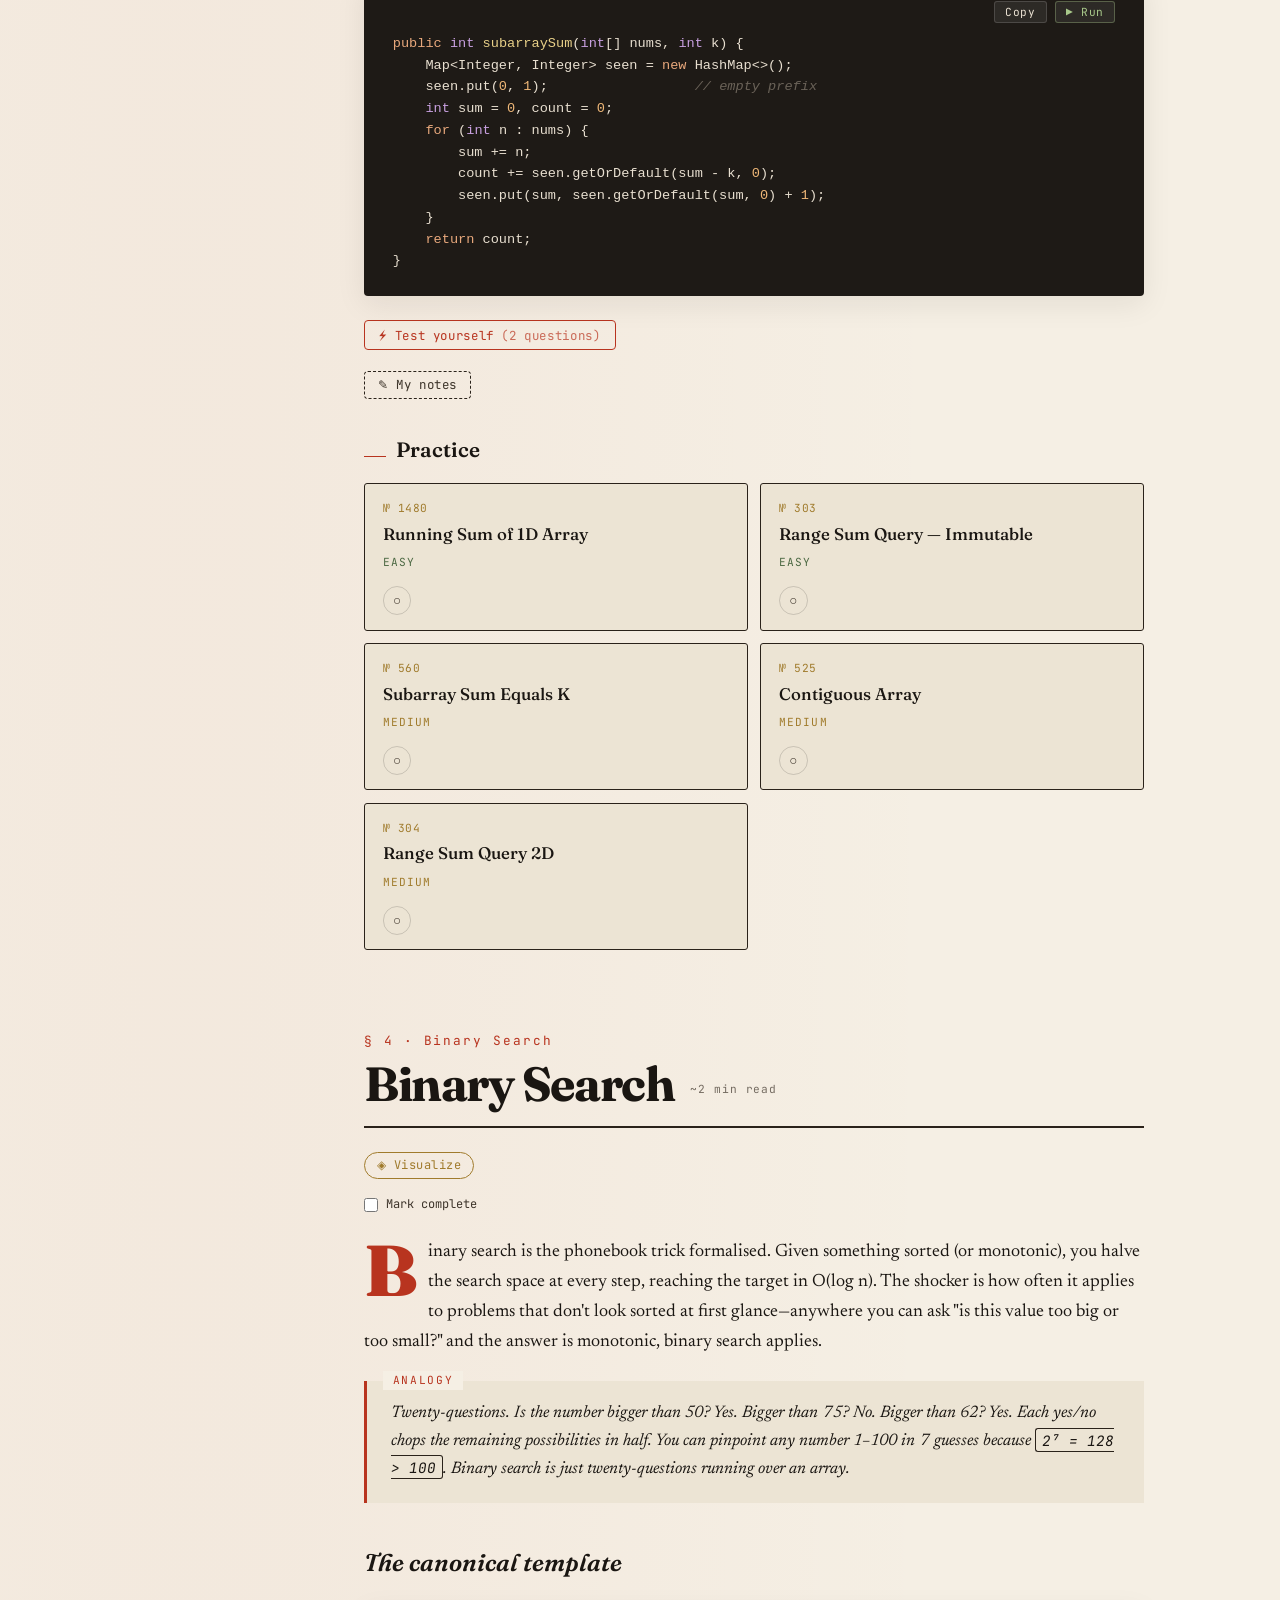
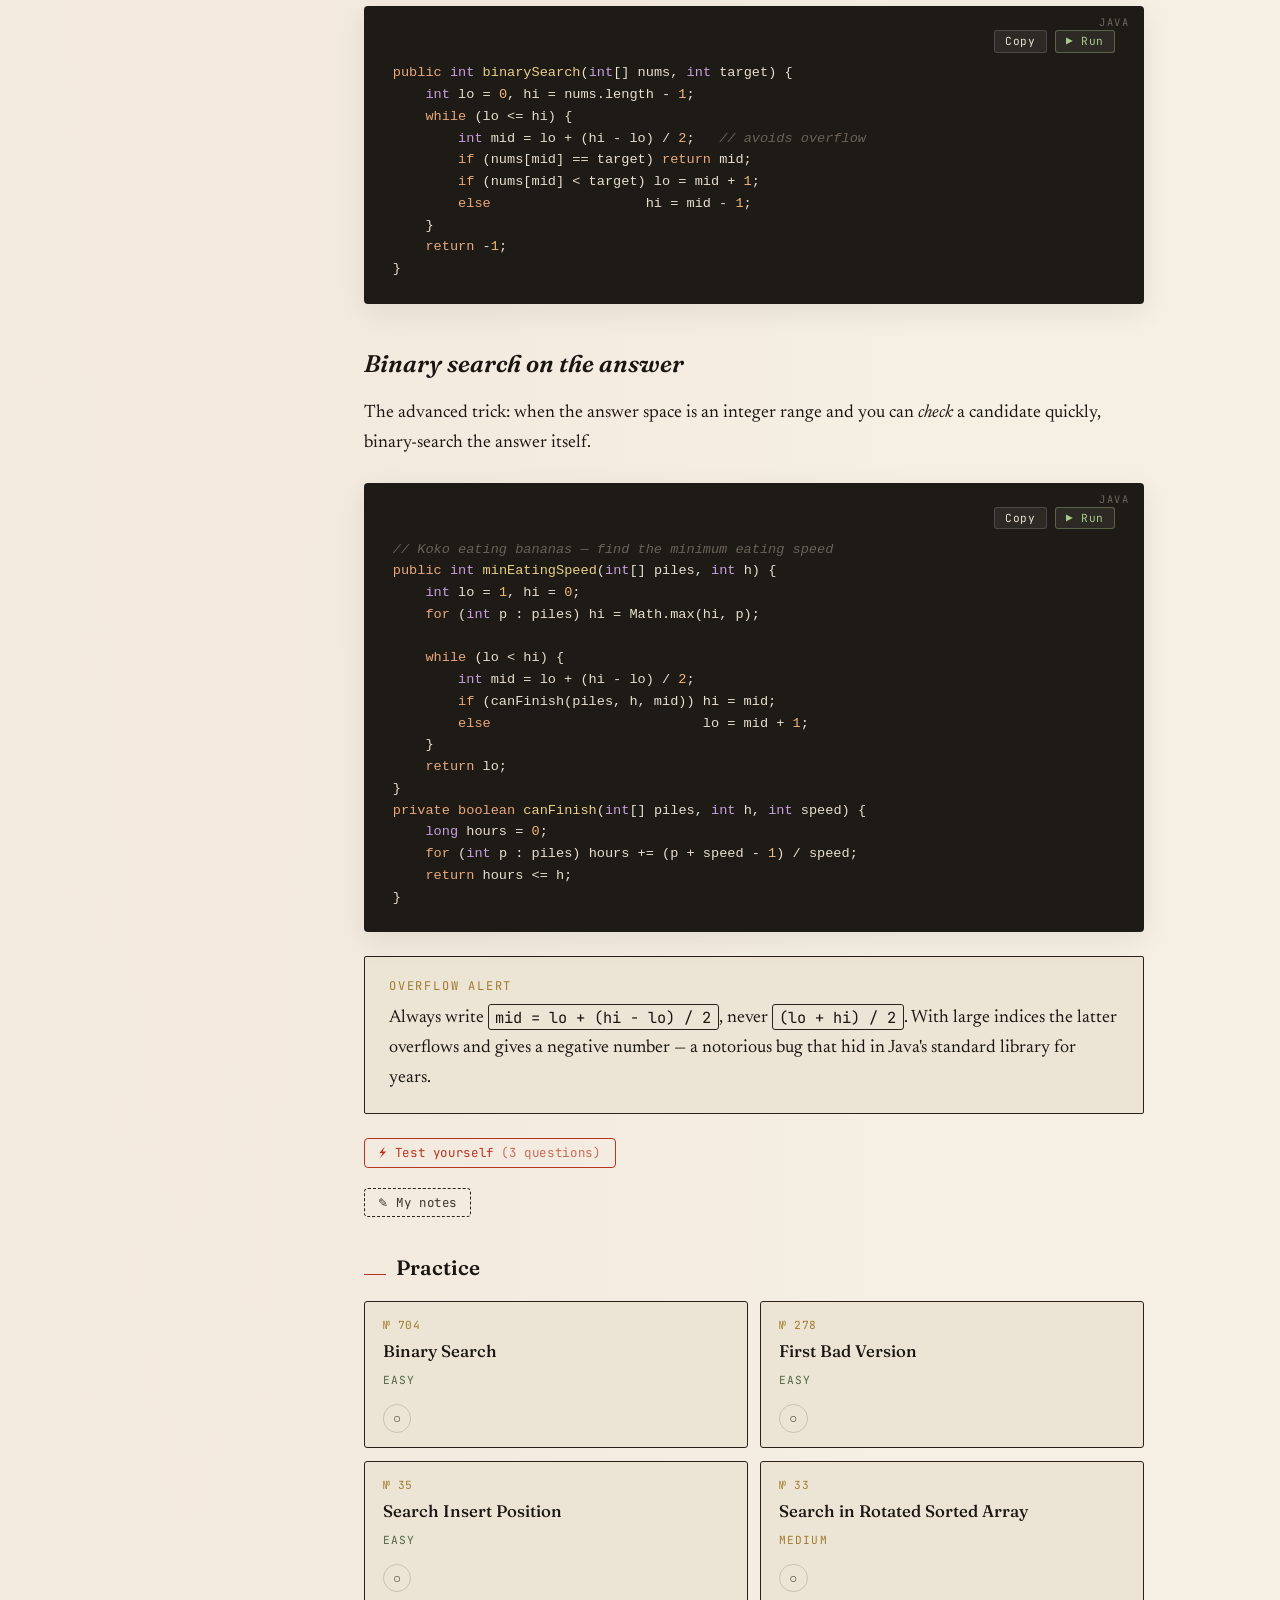
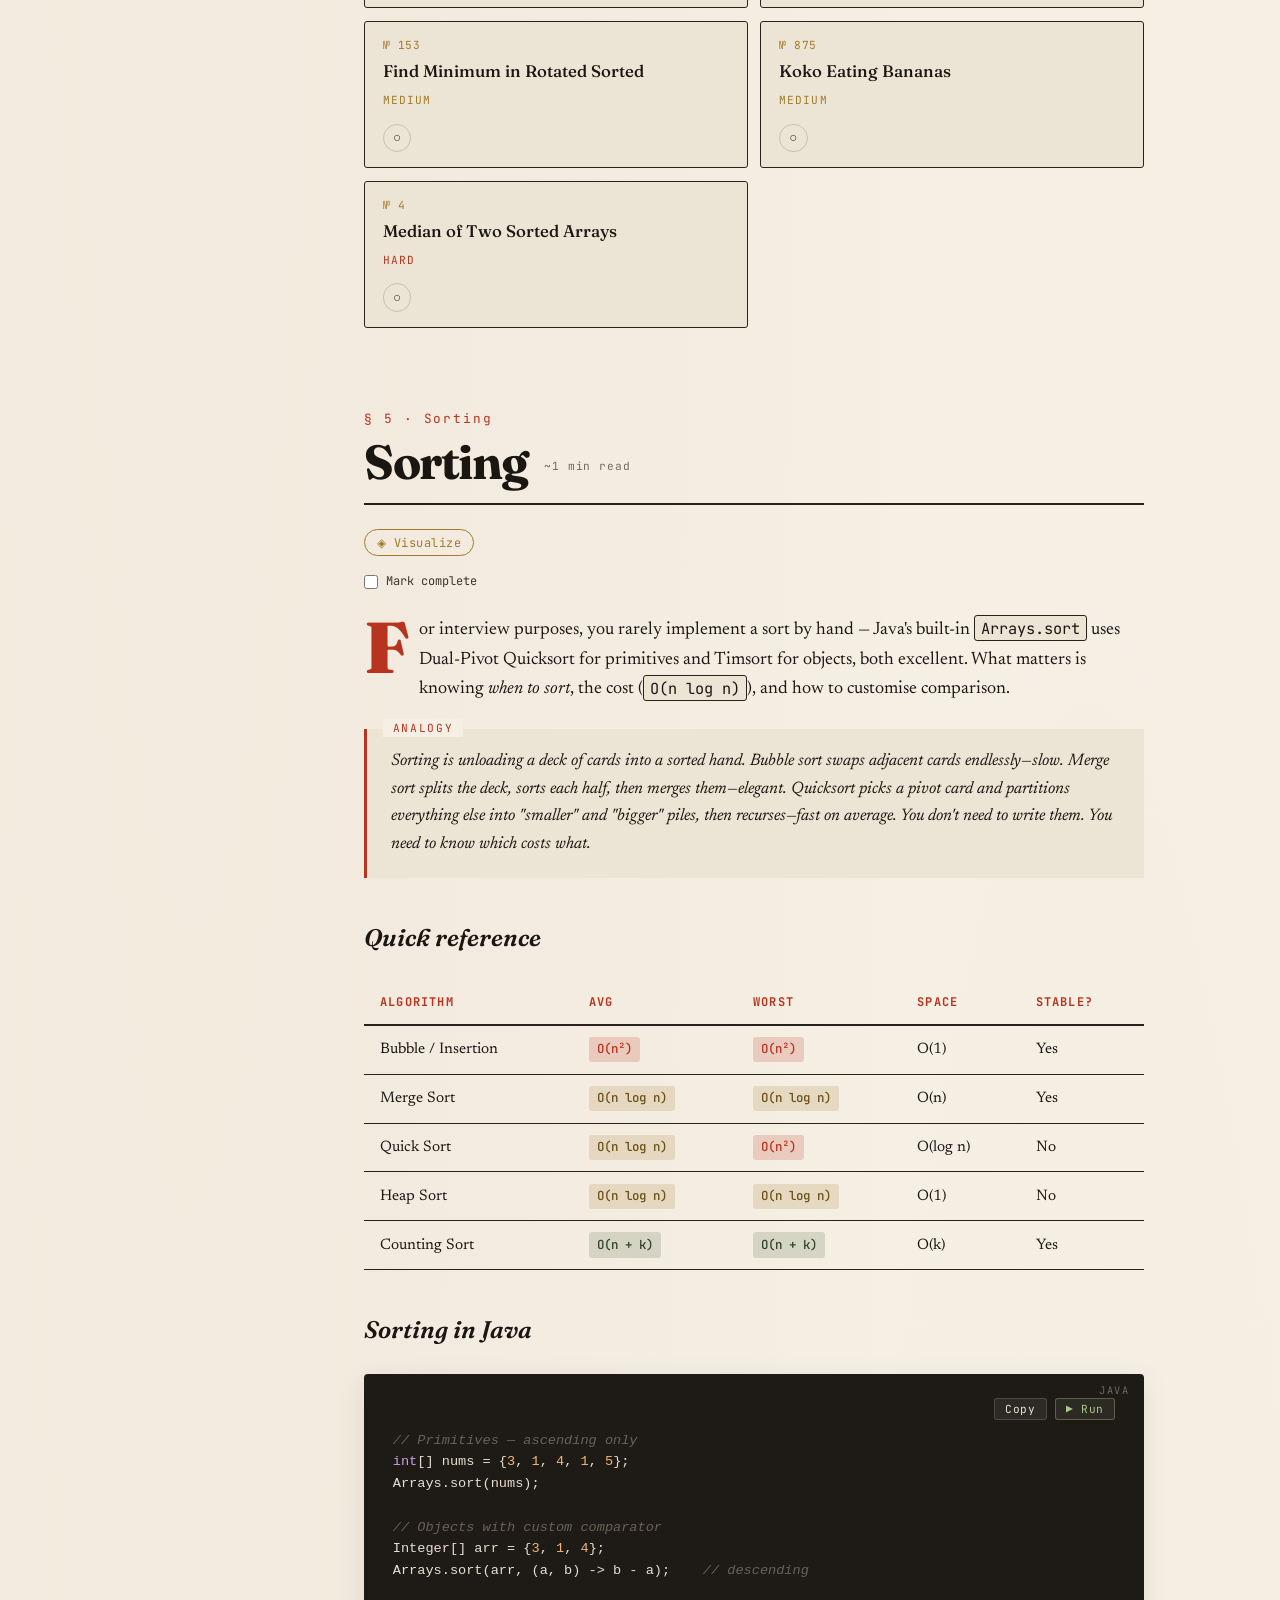
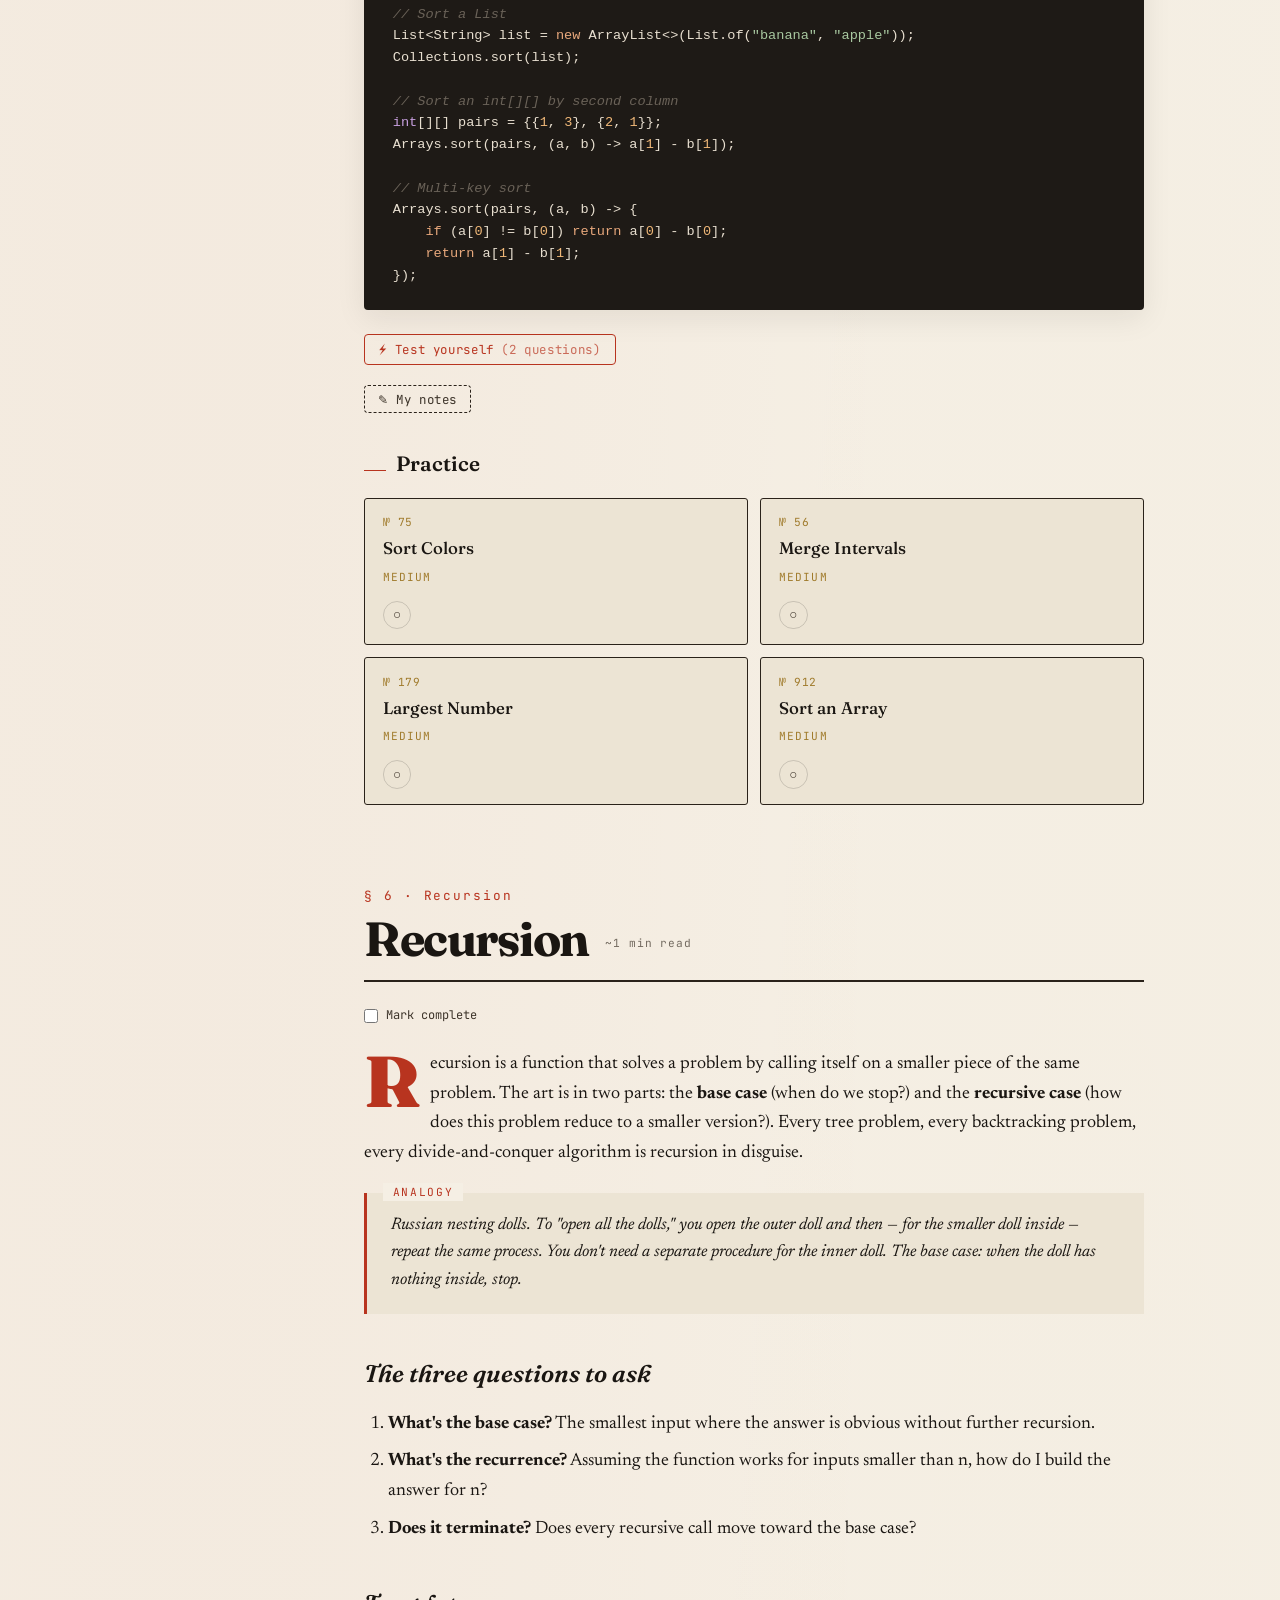
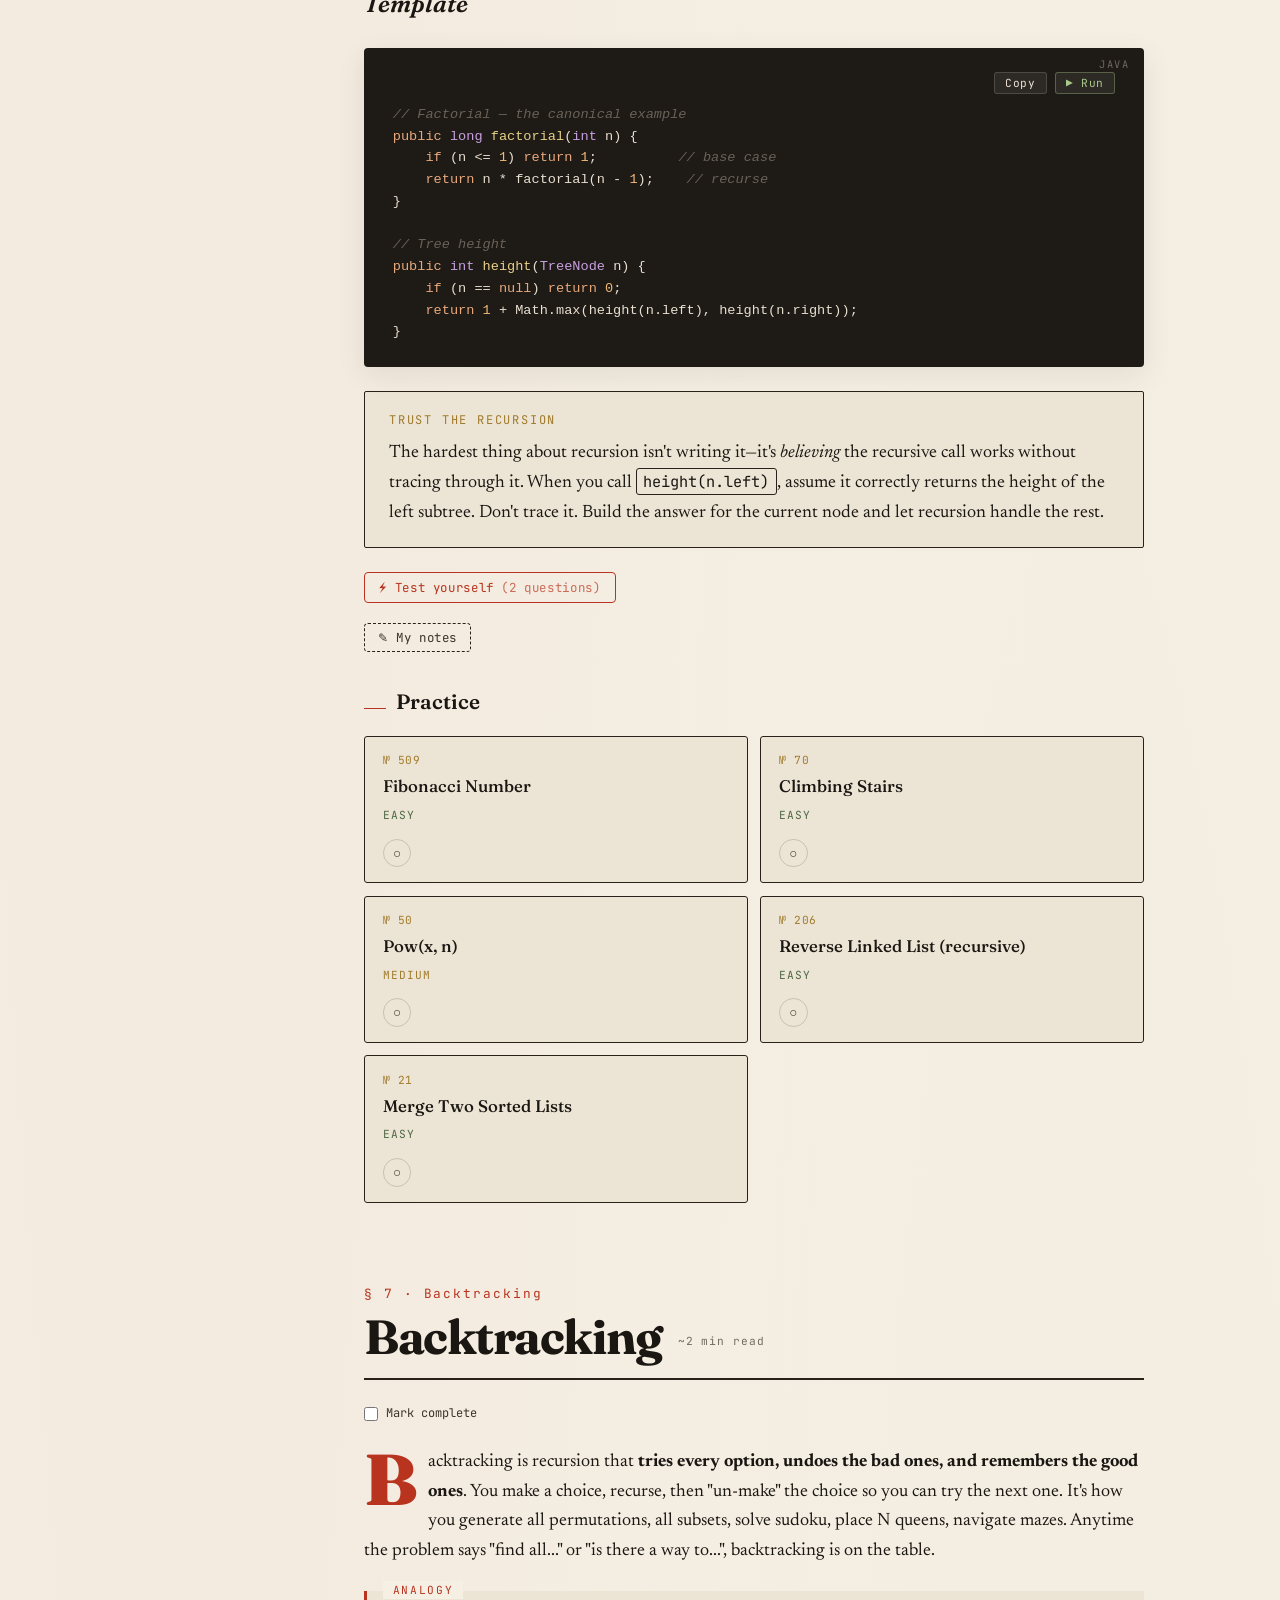
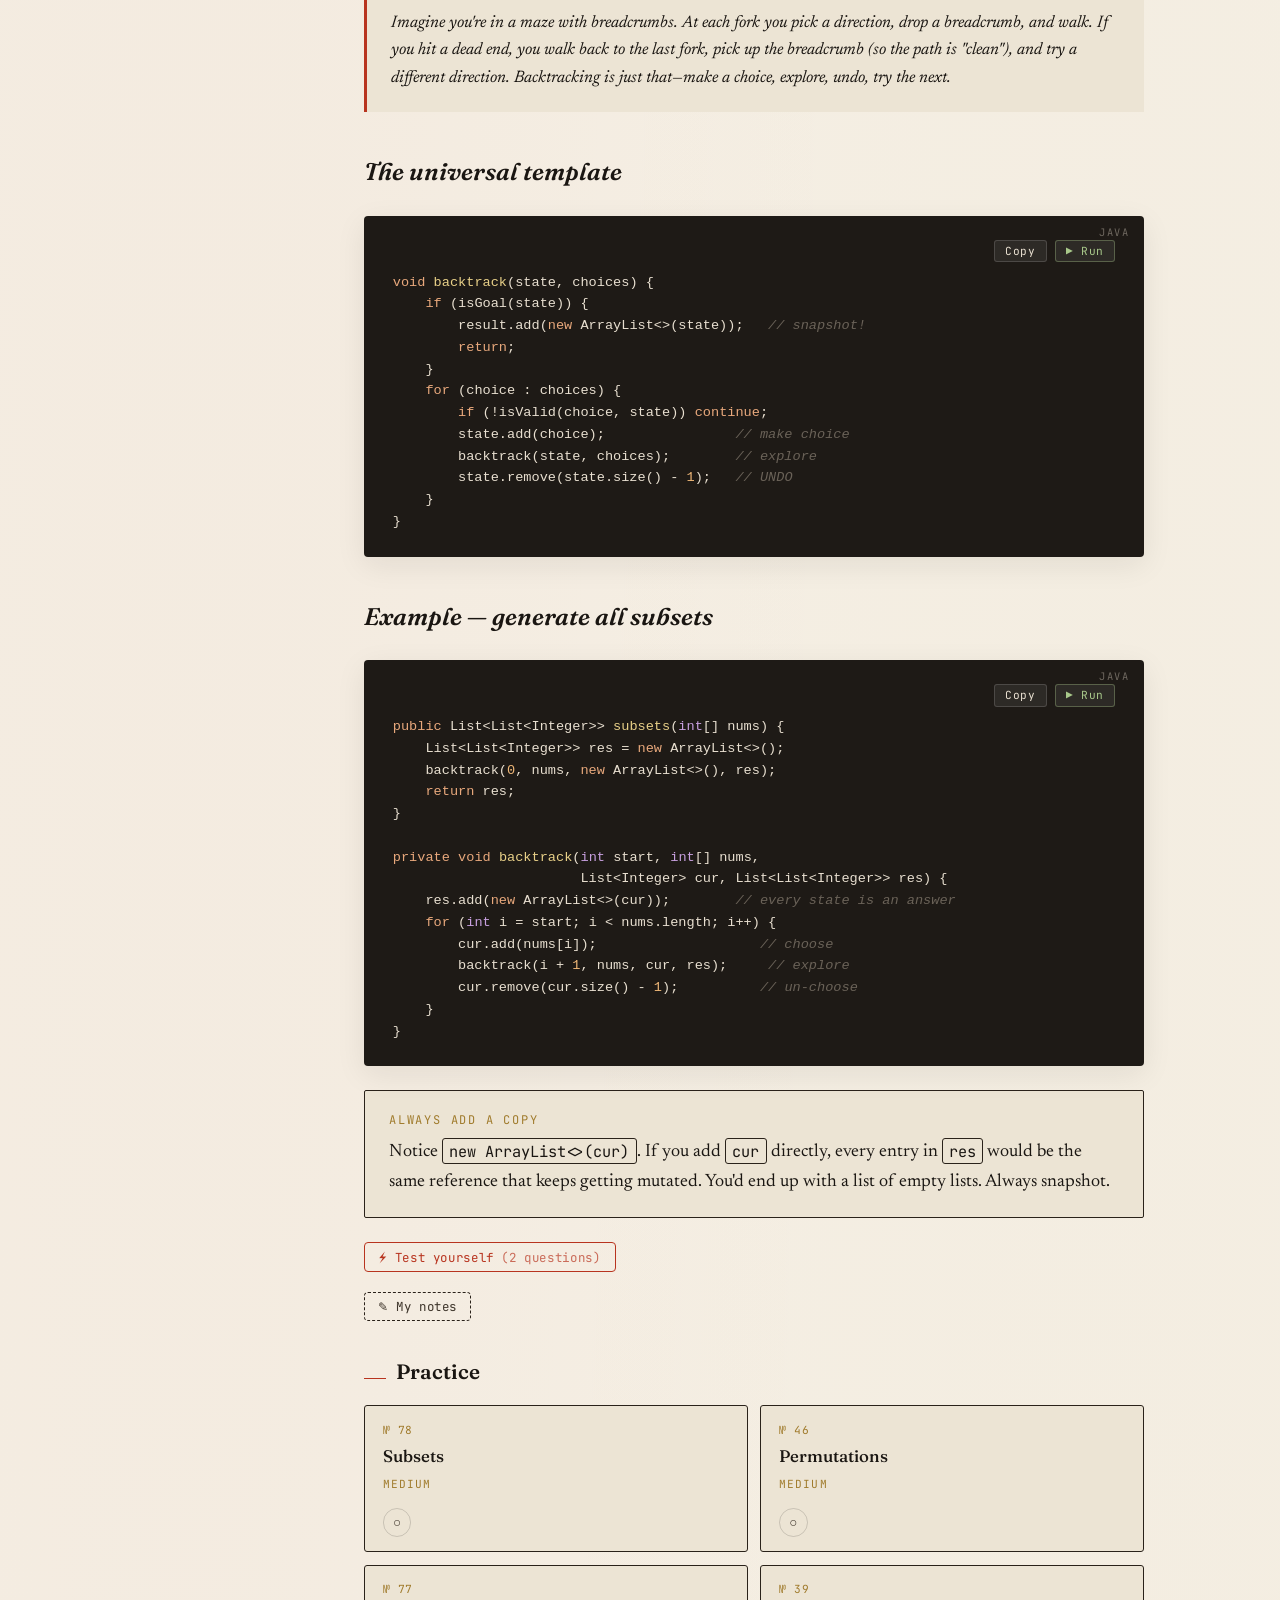
<file: algorithms.html>
<!DOCTYPE html>
<html lang="en">
<head>
<meta charset="UTF-8" />
<meta name="viewport" content="width=device-width, initial-scale=1.0" />
<title>Algorithms — The DSA Codex</title>
<link rel="stylesheet" href="styles.css" />
<script>
  (function(){var t=localStorage.getItem('codex-theme')||'light';document.documentElement.setAttribute('data-theme',t);})();
</script>
</head>
<body>

<nav class="topbar">
  <a href="index.html" class="brand">The DSA Codex</a>
  <ul class="nav-links">
    <li><a href="index.html">Complexity</a></li>
    <li><a href="data-structures.html">Data Structures</a></li>
    <li><a href="algorithms.html" class="active">Algorithms</a></li>
    <li><a href="java.html">Java Toolkit</a></li>
  </ul>
  <div class="nav-right">
    <button id="search-btn" title="Search (Ctrl+K / ⌘K)">⌕ Search <span class="kbd">⌘K</span></button>
    <button id="focus-btn" title="Distraction-free reading">⊡</button>
    <button id="theme-toggle" title="Toggle dark mode">◑</button>
  </div>
</nav>

<div class="progress-strip">
  <div class="progress-bar-track"><div id="progress-bar-fill"></div></div>
  <span id="progress-label">0 / 16 sections complete</span>
</div>

<!-- Search overlay -->
<div id="search-overlay">
  <div class="search-box">
    <input id="search-input" type="text" placeholder="Search all chapters…" autocomplete="off" spellcheck="false" />
    <div id="search-results"><p class="search-hint">Type to search across all chapters…</p></div>
  </div>
</div>

<header class="hero">
  <div class="hero-eyebrow">Chapter III · The patterns of problem-solving</div>
  <h1>Algorithm <em>Patterns</em></h1>
  <p class="hero-sub">There are not a thousand kinds of problems—there are about fifteen patterns, dressed up a thousand ways. Learn to recognise the costume, and every problem becomes one you've already seen.</p>
</header>

<section class="manifesto">
  <p>
    The secret nobody tells you: <em>interviewers reuse the same patterns</em>. Once you can read a problem and feel your brain whisper "this is a sliding window" or "this is a topological sort," you stop solving problems and start <em>recognising</em> them.
  </p>
</section>

<div class="layout">

<aside class="toc">
  <div class="toc-title">Chapter III · Patterns</div>
  <ol>
    <li><a href="#two-pointers">Two Pointers</a></li>
    <li><a href="#sliding-window">Sliding Window</a></li>
    <li><a href="#prefix-sum">Prefix Sum</a></li>
    <li><a href="#binary-search">Binary Search</a></li>
    <li><a href="#sorting">Sorting</a></li>
    <li><a href="#recursion">Recursion</a></li>
    <li><a href="#backtracking">Backtracking</a></li>
    <li><a href="#bfs">BFS</a></li>
    <li><a href="#dfs">DFS</a></li>
    <li><a href="#topo">Topological Sort</a></li>
    <li><a href="#dijkstra">Dijkstra</a></li>
    <li><a href="#greedy">Greedy</a></li>
    <li><a href="#dp">Dynamic Programming</a></li>
    <li><a href="#bits">Bit Manipulation</a></li>
    <li><a href="#monotonic">Monotonic Stack</a></li>
    <li><a href="#playbook">The recognition playbook</a></li>
  </ol>
</aside>

<article class="content">

<!-- ============ TWO POINTERS ============ -->
<section class="topic" id="two-pointers">
  <div class="section-number">§ 1 · Two Pointers</div>
  <h2 class="topic-title">Two Pointers</h2>
  <p class="dropcap">Two pointers is exactly what it sounds like—two indices walking through your data, usually a sorted array or string. They might start at opposite ends and squeeze toward each other, or both start at the front and move at different speeds. The technique replaces an O(n²) nested loop with an O(n) single sweep.</p>

  <div class="analogy">
    Imagine reading a long list of names sorted by height to find a pair that adds up to exactly two metres. A nested loop checks every pair—exhausting. With two pointers, one finger at the shortest name, one at the tallest: too tall? Move the right finger down. Too short? Move the left finger up. One pass, done.
  </div>

  <h3 class="subhead">When to recognise it</h3>
  <ul class="list">
    <li>The array is <strong>sorted</strong> (or you can sort it) and you're looking for a pair/triple with a target sum.</li>
    <li>You're checking a string for palindrome properties.</li>
    <li>You're partitioning an array in place (e.g., moving zeros to the end).</li>
    <li>The brute force is "check every pair" → O(n²). Two pointers gets you to O(n).</li>
  </ul>

  <h3 class="subhead">Template — opposite ends</h3>
  <div class="code-block" data-lang="java">
<pre><code><span class="tok-com">// Two Sum on a SORTED array</span>
<span class="tok-kw">public</span> <span class="tok-typ">int</span>[] <span class="tok-fn">twoSum</span>(<span class="tok-typ">int</span>[] nums, <span class="tok-typ">int</span> target) {
    <span class="tok-typ">int</span> l = <span class="tok-num">0</span>, r = nums.length - <span class="tok-num">1</span>;
    <span class="tok-kw">while</span> (l &lt; r) {
        <span class="tok-typ">int</span> sum = nums[l] + nums[r];
        <span class="tok-kw">if</span> (sum == target) <span class="tok-kw">return</span> <span class="tok-kw">new</span> <span class="tok-typ">int</span>[]{l, r};
        <span class="tok-kw">if</span> (sum &lt; target) l++;
        <span class="tok-kw">else</span>              r--;
    }
    <span class="tok-kw">return</span> <span class="tok-kw">new</span> <span class="tok-typ">int</span>[]{-<span class="tok-num">1</span>, -<span class="tok-num">1</span>};
}</code></pre>
  </div>

  <h3 class="subhead">Template — same direction (fast/slow)</h3>
  <div class="code-block" data-lang="java">
<pre><code><span class="tok-com">// Remove duplicates from a sorted array in place</span>
<span class="tok-kw">public</span> <span class="tok-typ">int</span> <span class="tok-fn">removeDuplicates</span>(<span class="tok-typ">int</span>[] nums) {
    <span class="tok-typ">int</span> slow = <span class="tok-num">0</span>;
    <span class="tok-kw">for</span> (<span class="tok-typ">int</span> fast = <span class="tok-num">1</span>; fast &lt; nums.length; fast++) {
        <span class="tok-kw">if</span> (nums[fast] != nums[slow]) {
            slow++;
            nums[slow] = nums[fast];
        }
    }
    <span class="tok-kw">return</span> slow + <span class="tok-num">1</span>;
}</code></pre>
  </div>

  <div class="problems">
    <div class="problems-title">Practice</div>
    <div class="problem-grid">
      <a class="problem-card" href="https://leetcode.com/problems/two-sum-ii-input-array-is-sorted/" target="_blank" rel="noopener"><span class="pc-num">№ 167</span><span class="pc-title">Two Sum II (Sorted)</span><span class="pc-diff medium">Medium</span></a>
      <a class="problem-card" href="https://leetcode.com/problems/valid-palindrome/" target="_blank" rel="noopener"><span class="pc-num">№ 125</span><span class="pc-title">Valid Palindrome</span><span class="pc-diff easy">Easy</span></a>
      <a class="problem-card" href="https://leetcode.com/problems/3sum/" target="_blank" rel="noopener"><span class="pc-num">№ 15</span><span class="pc-title">3Sum</span><span class="pc-diff medium">Medium</span></a>
      <a class="problem-card" href="https://leetcode.com/problems/container-with-most-water/" target="_blank" rel="noopener"><span class="pc-num">№ 11</span><span class="pc-title">Container With Most Water</span><span class="pc-diff medium">Medium</span></a>
      <a class="problem-card" href="https://leetcode.com/problems/trapping-rain-water/" target="_blank" rel="noopener"><span class="pc-num">№ 42</span><span class="pc-title">Trapping Rain Water</span><span class="pc-diff hard">Hard</span></a>
      <a class="problem-card" href="https://leetcode.com/problems/move-zeroes/" target="_blank" rel="noopener"><span class="pc-num">№ 283</span><span class="pc-title">Move Zeroes</span><span class="pc-diff easy">Easy</span></a>
    </div>
  </div>
</section>

<!-- ============ SLIDING WINDOW ============ -->
<section class="topic" id="sliding-window">
  <div class="section-number">§ 2 · Sliding Window</div>
  <h2 class="topic-title">Sliding Window</h2>
  <p class="dropcap">A sliding window is two pointers that maintain a "window" of elements between them, expanding the right edge to include more and shrinking the left edge when the window breaks a constraint. It transforms "look at every contiguous subarray" (O(n²) or worse) into a single linear sweep.</p>

  <div class="analogy">
    Picture pushing a small rectangular magnifying glass across a row of letters, growing it whenever you can, shrinking it when you have to. You never go back. The information about <em>"what's currently in the window"</em> updates as the glass moves—and your answer is the best window you've seen.
  </div>

  <h3 class="subhead">When to recognise it</h3>
  <ul class="list">
    <li>Problem mentions a <strong>contiguous</strong> subarray or substring.</li>
    <li>You're tracking something inside a window — max, sum, distinct chars, frequency.</li>
    <li>"Longest / shortest / count of subarrays with property X."</li>
    <li>Brute force is O(n²) checking every (i, j) pair → window collapses it to O(n).</li>
  </ul>

  <h3 class="subhead">Template — variable-size window</h3>
  <div class="code-block" data-lang="java">
<pre><code><span class="tok-com">// Longest substring with at most K distinct characters</span>
<span class="tok-kw">public</span> <span class="tok-typ">int</span> <span class="tok-fn">longestKDistinct</span>(String s, <span class="tok-typ">int</span> k) {
    Map&lt;Character, Integer&gt; freq = <span class="tok-kw">new</span> HashMap&lt;&gt;();
    <span class="tok-typ">int</span> left = <span class="tok-num">0</span>, best = <span class="tok-num">0</span>;

    <span class="tok-kw">for</span> (<span class="tok-typ">int</span> right = <span class="tok-num">0</span>; right &lt; s.length(); right++) {
        <span class="tok-typ">char</span> c = s.charAt(right);
        freq.put(c, freq.getOrDefault(c, <span class="tok-num">0</span>) + <span class="tok-num">1</span>);

        <span class="tok-com">// Shrink until the window is valid again</span>
        <span class="tok-kw">while</span> (freq.size() &gt; k) {
            <span class="tok-typ">char</span> lc = s.charAt(left);
            freq.put(lc, freq.get(lc) - <span class="tok-num">1</span>);
            <span class="tok-kw">if</span> (freq.get(lc) == <span class="tok-num">0</span>) freq.remove(lc);
            left++;
        }
        best = Math.max(best, right - left + <span class="tok-num">1</span>);
    }
    <span class="tok-kw">return</span> best;
}</code></pre>
  </div>

  <h3 class="subhead">Template — fixed-size window</h3>
  <div class="code-block" data-lang="java">
<pre><code><span class="tok-com">// Max sum of any K consecutive elements</span>
<span class="tok-kw">public</span> <span class="tok-typ">int</span> <span class="tok-fn">maxSumK</span>(<span class="tok-typ">int</span>[] nums, <span class="tok-typ">int</span> k) {
    <span class="tok-typ">int</span> sum = <span class="tok-num">0</span>;
    <span class="tok-kw">for</span> (<span class="tok-typ">int</span> i = <span class="tok-num">0</span>; i &lt; k; i++) sum += nums[i];
    <span class="tok-typ">int</span> best = sum;
    <span class="tok-kw">for</span> (<span class="tok-typ">int</span> i = k; i &lt; nums.length; i++) {
        sum += nums[i] - nums[i - k];    <span class="tok-com">// slide</span>
        best = Math.max(best, sum);
    }
    <span class="tok-kw">return</span> best;
}</code></pre>
  </div>

  <div class="problems">
    <div class="problems-title">Practice</div>
    <div class="problem-grid">
      <a class="problem-card" href="https://leetcode.com/problems/longest-substring-without-repeating-characters/" target="_blank" rel="noopener"><span class="pc-num">№ 3</span><span class="pc-title">Longest Substring w/o Repeating</span><span class="pc-diff medium">Medium</span></a>
      <a class="problem-card" href="https://leetcode.com/problems/minimum-size-subarray-sum/" target="_blank" rel="noopener"><span class="pc-num">№ 209</span><span class="pc-title">Minimum Size Subarray Sum</span><span class="pc-diff medium">Medium</span></a>
      <a class="problem-card" href="https://leetcode.com/problems/longest-repeating-character-replacement/" target="_blank" rel="noopener"><span class="pc-num">№ 424</span><span class="pc-title">Longest Repeating Character Replacement</span><span class="pc-diff medium">Medium</span></a>
      <a class="problem-card" href="https://leetcode.com/problems/permutation-in-string/" target="_blank" rel="noopener"><span class="pc-num">№ 567</span><span class="pc-title">Permutation in String</span><span class="pc-diff medium">Medium</span></a>
      <a class="problem-card" href="https://leetcode.com/problems/find-all-anagrams-in-a-string/" target="_blank" rel="noopener"><span class="pc-num">№ 438</span><span class="pc-title">Find All Anagrams</span><span class="pc-diff medium">Medium</span></a>
      <a class="problem-card" href="https://leetcode.com/problems/minimum-window-substring/" target="_blank" rel="noopener"><span class="pc-num">№ 76</span><span class="pc-title">Minimum Window Substring</span><span class="pc-diff hard">Hard</span></a>
    </div>
  </div>
</section>

<!-- ============ PREFIX SUM ============ -->
<section class="topic" id="prefix-sum">
  <div class="section-number">§ 3 · Prefix Sum</div>
  <h2 class="topic-title">Prefix Sum</h2>
  <p class="dropcap">A prefix-sum array stores running totals: <code class="inline">prefix[i]</code> = sum of <code class="inline">nums[0..i-1]</code>. Once you have it, the sum of <em>any</em> subarray <code class="inline">[l..r]</code> is just <code class="inline">prefix[r+1] - prefix[l]</code>—a single subtraction instead of looping. It's the world's most underrated trick.</p>

  <div class="analogy">
    Imagine a ruler. The distance between the 13 cm mark and the 27 cm mark? You don't measure the gap—you do 27 − 13 = 14. A prefix sum turns "what's the sum between positions L and R?" into the exact same subtraction.
  </div>

  <h3 class="subhead">Template</h3>
  <div class="code-block" data-lang="java">
<pre><code><span class="tok-typ">int</span>[] prefix = <span class="tok-kw">new</span> <span class="tok-typ">int</span>[nums.length + <span class="tok-num">1</span>];
<span class="tok-kw">for</span> (<span class="tok-typ">int</span> i = <span class="tok-num">0</span>; i &lt; nums.length; i++)
    prefix[i + <span class="tok-num">1</span>] = prefix[i] + nums[i];

<span class="tok-com">// sum of nums[l..r] inclusive:</span>
<span class="tok-typ">int</span> sum = prefix[r + <span class="tok-num">1</span>] - prefix[l];</code></pre>
  </div>

  <h3 class="subhead">The hashmap upgrade — "subarray sum equals K"</h3>
  <p>Combine prefix sums with a hashmap and you can count subarrays with a specific sum in O(n):</p>
  <div class="code-block" data-lang="java">
<pre><code><span class="tok-kw">public</span> <span class="tok-typ">int</span> <span class="tok-fn">subarraySum</span>(<span class="tok-typ">int</span>[] nums, <span class="tok-typ">int</span> k) {
    Map&lt;Integer, Integer&gt; seen = <span class="tok-kw">new</span> HashMap&lt;&gt;();
    seen.put(<span class="tok-num">0</span>, <span class="tok-num">1</span>);                  <span class="tok-com">// empty prefix</span>
    <span class="tok-typ">int</span> sum = <span class="tok-num">0</span>, count = <span class="tok-num">0</span>;
    <span class="tok-kw">for</span> (<span class="tok-typ">int</span> n : nums) {
        sum += n;
        count += seen.getOrDefault(sum - k, <span class="tok-num">0</span>);
        seen.put(sum, seen.getOrDefault(sum, <span class="tok-num">0</span>) + <span class="tok-num">1</span>);
    }
    <span class="tok-kw">return</span> count;
}</code></pre>
  </div>

  <div class="problems">
    <div class="problems-title">Practice</div>
    <div class="problem-grid">
      <a class="problem-card" href="https://leetcode.com/problems/running-sum-of-1d-array/" target="_blank" rel="noopener"><span class="pc-num">№ 1480</span><span class="pc-title">Running Sum of 1D Array</span><span class="pc-diff easy">Easy</span></a>
      <a class="problem-card" href="https://leetcode.com/problems/range-sum-query-immutable/" target="_blank" rel="noopener"><span class="pc-num">№ 303</span><span class="pc-title">Range Sum Query — Immutable</span><span class="pc-diff easy">Easy</span></a>
      <a class="problem-card" href="https://leetcode.com/problems/subarray-sum-equals-k/" target="_blank" rel="noopener"><span class="pc-num">№ 560</span><span class="pc-title">Subarray Sum Equals K</span><span class="pc-diff medium">Medium</span></a>
      <a class="problem-card" href="https://leetcode.com/problems/contiguous-array/" target="_blank" rel="noopener"><span class="pc-num">№ 525</span><span class="pc-title">Contiguous Array</span><span class="pc-diff medium">Medium</span></a>
      <a class="problem-card" href="https://leetcode.com/problems/range-sum-query-2d-immutable/" target="_blank" rel="noopener"><span class="pc-num">№ 304</span><span class="pc-title">Range Sum Query 2D</span><span class="pc-diff medium">Medium</span></a>
    </div>
  </div>
</section>

<!-- ============ BINARY SEARCH ============ -->
<section class="topic" id="binary-search">
  <div class="section-number">§ 4 · Binary Search</div>
  <h2 class="topic-title">Binary Search</h2>
  <p class="dropcap">Binary search is the phonebook trick formalised. Given something sorted (or monotonic), you halve the search space at every step, reaching the target in O(log n). The shocker is how often it applies to problems that don't look sorted at first glance—anywhere you can ask "is this value too big or too small?" and the answer is monotonic, binary search applies.</p>

  <div class="analogy">
    Twenty-questions. Is the number bigger than 50? Yes. Bigger than 75? No. Bigger than 62? Yes. Each yes/no chops the remaining possibilities in half. You can pinpoint any number 1–100 in 7 guesses because <code class="inline">2⁷ = 128 &gt; 100</code>. Binary search is just twenty-questions running over an array.
  </div>

  <h3 class="subhead">The canonical template</h3>
  <div class="code-block" data-lang="java">
<pre><code><span class="tok-kw">public</span> <span class="tok-typ">int</span> <span class="tok-fn">binarySearch</span>(<span class="tok-typ">int</span>[] nums, <span class="tok-typ">int</span> target) {
    <span class="tok-typ">int</span> lo = <span class="tok-num">0</span>, hi = nums.length - <span class="tok-num">1</span>;
    <span class="tok-kw">while</span> (lo &lt;= hi) {
        <span class="tok-typ">int</span> mid = lo + (hi - lo) / <span class="tok-num">2</span>;   <span class="tok-com">// avoids overflow</span>
        <span class="tok-kw">if</span> (nums[mid] == target) <span class="tok-kw">return</span> mid;
        <span class="tok-kw">if</span> (nums[mid] &lt; target) lo = mid + <span class="tok-num">1</span>;
        <span class="tok-kw">else</span>                   hi = mid - <span class="tok-num">1</span>;
    }
    <span class="tok-kw">return</span> -<span class="tok-num">1</span>;
}</code></pre>
  </div>

  <h3 class="subhead">Binary search on the answer</h3>
  <p>The advanced trick: when the answer space is an integer range and you can <em>check</em> a candidate quickly, binary-search the answer itself.</p>
  <div class="code-block" data-lang="java">
<pre><code><span class="tok-com">// Koko eating bananas — find the minimum eating speed</span>
<span class="tok-kw">public</span> <span class="tok-typ">int</span> <span class="tok-fn">minEatingSpeed</span>(<span class="tok-typ">int</span>[] piles, <span class="tok-typ">int</span> h) {
    <span class="tok-typ">int</span> lo = <span class="tok-num">1</span>, hi = <span class="tok-num">0</span>;
    <span class="tok-kw">for</span> (<span class="tok-typ">int</span> p : piles) hi = Math.max(hi, p);

    <span class="tok-kw">while</span> (lo &lt; hi) {
        <span class="tok-typ">int</span> mid = lo + (hi - lo) / <span class="tok-num">2</span>;
        <span class="tok-kw">if</span> (canFinish(piles, h, mid)) hi = mid;
        <span class="tok-kw">else</span>                          lo = mid + <span class="tok-num">1</span>;
    }
    <span class="tok-kw">return</span> lo;
}
<span class="tok-kw">private</span> <span class="tok-kw">boolean</span> <span class="tok-fn">canFinish</span>(<span class="tok-typ">int</span>[] piles, <span class="tok-typ">int</span> h, <span class="tok-typ">int</span> speed) {
    <span class="tok-typ">long</span> hours = <span class="tok-num">0</span>;
    <span class="tok-kw">for</span> (<span class="tok-typ">int</span> p : piles) hours += (p + speed - <span class="tok-num">1</span>) / speed;
    <span class="tok-kw">return</span> hours &lt;= h;
}</code></pre>
  </div>

  <div class="callout">
    <div class="callout-title">Overflow alert</div>
    Always write <code class="inline">mid = lo + (hi - lo) / 2</code>, never <code class="inline">(lo + hi) / 2</code>. With large indices the latter overflows and gives a negative number — a notorious bug that hid in Java's standard library for years.
  </div>

  <div class="problems">
    <div class="problems-title">Practice</div>
    <div class="problem-grid">
      <a class="problem-card" href="https://leetcode.com/problems/binary-search/" target="_blank" rel="noopener"><span class="pc-num">№ 704</span><span class="pc-title">Binary Search</span><span class="pc-diff easy">Easy</span></a>
      <a class="problem-card" href="https://leetcode.com/problems/first-bad-version/" target="_blank" rel="noopener"><span class="pc-num">№ 278</span><span class="pc-title">First Bad Version</span><span class="pc-diff easy">Easy</span></a>
      <a class="problem-card" href="https://leetcode.com/problems/search-insert-position/" target="_blank" rel="noopener"><span class="pc-num">№ 35</span><span class="pc-title">Search Insert Position</span><span class="pc-diff easy">Easy</span></a>
      <a class="problem-card" href="https://leetcode.com/problems/search-in-rotated-sorted-array/" target="_blank" rel="noopener"><span class="pc-num">№ 33</span><span class="pc-title">Search in Rotated Sorted Array</span><span class="pc-diff medium">Medium</span></a>
      <a class="problem-card" href="https://leetcode.com/problems/find-minimum-in-rotated-sorted-array/" target="_blank" rel="noopener"><span class="pc-num">№ 153</span><span class="pc-title">Find Minimum in Rotated Sorted</span><span class="pc-diff medium">Medium</span></a>
      <a class="problem-card" href="https://leetcode.com/problems/koko-eating-bananas/" target="_blank" rel="noopener"><span class="pc-num">№ 875</span><span class="pc-title">Koko Eating Bananas</span><span class="pc-diff medium">Medium</span></a>
      <a class="problem-card" href="https://leetcode.com/problems/median-of-two-sorted-arrays/" target="_blank" rel="noopener"><span class="pc-num">№ 4</span><span class="pc-title">Median of Two Sorted Arrays</span><span class="pc-diff hard">Hard</span></a>
    </div>
  </div>
</section>

<!-- ============ SORTING ============ -->
<section class="topic" id="sorting">
  <div class="section-number">§ 5 · Sorting</div>
  <h2 class="topic-title">Sorting</h2>
  <p class="dropcap">For interview purposes, you rarely implement a sort by hand — Java's built-in <code class="inline">Arrays.sort</code> uses Dual-Pivot Quicksort for primitives and Timsort for objects, both excellent. What matters is knowing <em>when to sort</em>, the cost (<code class="inline">O(n log n)</code>), and how to customise comparison.</p>

  <div class="analogy">
    Sorting is unloading a deck of cards into a sorted hand. Bubble sort swaps adjacent cards endlessly—slow. Merge sort splits the deck, sorts each half, then merges them—elegant. Quicksort picks a pivot card and partitions everything else into "smaller" and "bigger" piles, then recurses—fast on average. You don't need to write them. You need to know which costs what.
  </div>

  <h3 class="subhead">Quick reference</h3>
  <table class="complexity">
    <thead><tr><th>Algorithm</th><th>Avg</th><th>Worst</th><th>Space</th><th>Stable?</th></tr></thead>
    <tbody>
      <tr><td>Bubble / Insertion</td><td><span class="bigO bad">O(n²)</span></td><td><span class="bigO bad">O(n²)</span></td><td>O(1)</td><td>Yes</td></tr>
      <tr><td>Merge Sort</td><td><span class="bigO ok">O(n log n)</span></td><td><span class="bigO ok">O(n log n)</span></td><td>O(n)</td><td>Yes</td></tr>
      <tr><td>Quick Sort</td><td><span class="bigO ok">O(n log n)</span></td><td><span class="bigO bad">O(n²)</span></td><td>O(log n)</td><td>No</td></tr>
      <tr><td>Heap Sort</td><td><span class="bigO ok">O(n log n)</span></td><td><span class="bigO ok">O(n log n)</span></td><td>O(1)</td><td>No</td></tr>
      <tr><td>Counting Sort</td><td><span class="bigO good">O(n + k)</span></td><td><span class="bigO good">O(n + k)</span></td><td>O(k)</td><td>Yes</td></tr>
    </tbody>
  </table>

  <h3 class="subhead">Sorting in Java</h3>
  <div class="code-block" data-lang="java">
<pre><code><span class="tok-com">// Primitives — ascending only</span>
<span class="tok-typ">int</span>[] nums = {<span class="tok-num">3</span>, <span class="tok-num">1</span>, <span class="tok-num">4</span>, <span class="tok-num">1</span>, <span class="tok-num">5</span>};
Arrays.sort(nums);

<span class="tok-com">// Objects with custom comparator</span>
Integer[] arr = {<span class="tok-num">3</span>, <span class="tok-num">1</span>, <span class="tok-num">4</span>};
Arrays.sort(arr, (a, b) -&gt; b - a);    <span class="tok-com">// descending</span>

<span class="tok-com">// Sort a List</span>
List&lt;String&gt; list = <span class="tok-kw">new</span> ArrayList&lt;&gt;(List.of(<span class="tok-str">"banana"</span>, <span class="tok-str">"apple"</span>));
Collections.sort(list);

<span class="tok-com">// Sort an int[][] by second column</span>
<span class="tok-typ">int</span>[][] pairs = {{<span class="tok-num">1</span>, <span class="tok-num">3</span>}, {<span class="tok-num">2</span>, <span class="tok-num">1</span>}};
Arrays.sort(pairs, (a, b) -&gt; a[<span class="tok-num">1</span>] - b[<span class="tok-num">1</span>]);

<span class="tok-com">// Multi-key sort</span>
Arrays.sort(pairs, (a, b) -&gt; {
    <span class="tok-kw">if</span> (a[<span class="tok-num">0</span>] != b[<span class="tok-num">0</span>]) <span class="tok-kw">return</span> a[<span class="tok-num">0</span>] - b[<span class="tok-num">0</span>];
    <span class="tok-kw">return</span> a[<span class="tok-num">1</span>] - b[<span class="tok-num">1</span>];
});</code></pre>
  </div>

  <div class="problems">
    <div class="problems-title">Practice</div>
    <div class="problem-grid">
      <a class="problem-card" href="https://leetcode.com/problems/sort-colors/" target="_blank" rel="noopener"><span class="pc-num">№ 75</span><span class="pc-title">Sort Colors</span><span class="pc-diff medium">Medium</span></a>
      <a class="problem-card" href="https://leetcode.com/problems/merge-intervals/" target="_blank" rel="noopener"><span class="pc-num">№ 56</span><span class="pc-title">Merge Intervals</span><span class="pc-diff medium">Medium</span></a>
      <a class="problem-card" href="https://leetcode.com/problems/largest-number/" target="_blank" rel="noopener"><span class="pc-num">№ 179</span><span class="pc-title">Largest Number</span><span class="pc-diff medium">Medium</span></a>
      <a class="problem-card" href="https://leetcode.com/problems/sort-an-array/" target="_blank" rel="noopener"><span class="pc-num">№ 912</span><span class="pc-title">Sort an Array</span><span class="pc-diff medium">Medium</span></a>
    </div>
  </div>
</section>

<!-- ============ RECURSION ============ -->
<section class="topic" id="recursion">
  <div class="section-number">§ 6 · Recursion</div>
  <h2 class="topic-title">Recursion</h2>
  <p class="dropcap">Recursion is a function that solves a problem by calling itself on a smaller piece of the same problem. The art is in two parts: the <strong>base case</strong> (when do we stop?) and the <strong>recursive case</strong> (how does this problem reduce to a smaller version?). Every tree problem, every backtracking problem, every divide-and-conquer algorithm is recursion in disguise.</p>

  <div class="analogy">
    Russian nesting dolls. To "open all the dolls," you open the outer doll and then — for the smaller doll inside — repeat the same process. You don't need a separate procedure for the inner doll. The base case: when the doll has nothing inside, stop.
  </div>

  <h3 class="subhead">The three questions to ask</h3>
  <ol class="list">
    <li><strong>What's the base case?</strong> The smallest input where the answer is obvious without further recursion.</li>
    <li><strong>What's the recurrence?</strong> Assuming the function works for inputs smaller than n, how do I build the answer for n?</li>
    <li><strong>Does it terminate?</strong> Does every recursive call move toward the base case?</li>
  </ol>

  <h3 class="subhead">Template</h3>
  <div class="code-block" data-lang="java">
<pre><code><span class="tok-com">// Factorial — the canonical example</span>
<span class="tok-kw">public</span> <span class="tok-typ">long</span> <span class="tok-fn">factorial</span>(<span class="tok-typ">int</span> n) {
    <span class="tok-kw">if</span> (n &lt;= <span class="tok-num">1</span>) <span class="tok-kw">return</span> <span class="tok-num">1</span>;          <span class="tok-com">// base case</span>
    <span class="tok-kw">return</span> n * factorial(n - <span class="tok-num">1</span>);    <span class="tok-com">// recurse</span>
}

<span class="tok-com">// Tree height</span>
<span class="tok-kw">public</span> <span class="tok-typ">int</span> <span class="tok-fn">height</span>(<span class="tok-typ">TreeNode</span> n) {
    <span class="tok-kw">if</span> (n == <span class="tok-kw">null</span>) <span class="tok-kw">return</span> <span class="tok-num">0</span>;
    <span class="tok-kw">return</span> <span class="tok-num">1</span> + Math.max(height(n.left), height(n.right));
}</code></pre>
  </div>

  <div class="callout">
    <div class="callout-title">Trust the recursion</div>
    The hardest thing about recursion isn't writing it—it's <em>believing</em> the recursive call works without tracing through it. When you call <code class="inline">height(n.left)</code>, assume it correctly returns the height of the left subtree. Don't trace it. Build the answer for the current node and let recursion handle the rest.
  </div>

  <div class="problems">
    <div class="problems-title">Practice</div>
    <div class="problem-grid">
      <a class="problem-card" href="https://leetcode.com/problems/fibonacci-number/" target="_blank" rel="noopener"><span class="pc-num">№ 509</span><span class="pc-title">Fibonacci Number</span><span class="pc-diff easy">Easy</span></a>
      <a class="problem-card" href="https://leetcode.com/problems/climbing-stairs/" target="_blank" rel="noopener"><span class="pc-num">№ 70</span><span class="pc-title">Climbing Stairs</span><span class="pc-diff easy">Easy</span></a>
      <a class="problem-card" href="https://leetcode.com/problems/powx-n/" target="_blank" rel="noopener"><span class="pc-num">№ 50</span><span class="pc-title">Pow(x, n)</span><span class="pc-diff medium">Medium</span></a>
      <a class="problem-card" href="https://leetcode.com/problems/reverse-linked-list/" target="_blank" rel="noopener"><span class="pc-num">№ 206</span><span class="pc-title">Reverse Linked List (recursive)</span><span class="pc-diff easy">Easy</span></a>
      <a class="problem-card" href="https://leetcode.com/problems/merge-two-sorted-lists/" target="_blank" rel="noopener"><span class="pc-num">№ 21</span><span class="pc-title">Merge Two Sorted Lists</span><span class="pc-diff easy">Easy</span></a>
    </div>
  </div>
</section>

<!-- ============ BACKTRACKING ============ -->
<section class="topic" id="backtracking">
  <div class="section-number">§ 7 · Backtracking</div>
  <h2 class="topic-title">Backtracking</h2>
  <p class="dropcap">Backtracking is recursion that <strong>tries every option, undoes the bad ones, and remembers the good ones</strong>. You make a choice, recurse, then "un-make" the choice so you can try the next one. It's how you generate all permutations, all subsets, solve sudoku, place N queens, navigate mazes. Anytime the problem says "find all..." or "is there a way to...", backtracking is on the table.</p>

  <div class="analogy">
    Imagine you're in a maze with breadcrumbs. At each fork you pick a direction, drop a breadcrumb, and walk. If you hit a dead end, you walk back to the last fork, <em>pick up the breadcrumb</em> (so the path is "clean"), and try a different direction. Backtracking is just that—make a choice, explore, undo, try the next.
  </div>

  <h3 class="subhead">The universal template</h3>
  <div class="code-block" data-lang="java">
<pre><code><span class="tok-kw">void</span> <span class="tok-fn">backtrack</span>(state, choices) {
    <span class="tok-kw">if</span> (isGoal(state)) {
        result.add(<span class="tok-kw">new</span> ArrayList&lt;&gt;(state));   <span class="tok-com">// snapshot!</span>
        <span class="tok-kw">return</span>;
    }
    <span class="tok-kw">for</span> (choice : choices) {
        <span class="tok-kw">if</span> (!isValid(choice, state)) <span class="tok-kw">continue</span>;
        state.add(choice);                <span class="tok-com">// make choice</span>
        backtrack(state, choices);        <span class="tok-com">// explore</span>
        state.remove(state.size() - <span class="tok-num">1</span>);   <span class="tok-com">// UNDO</span>
    }
}</code></pre>
  </div>

  <h3 class="subhead">Example — generate all subsets</h3>
  <div class="code-block" data-lang="java">
<pre><code><span class="tok-kw">public</span> List&lt;List&lt;Integer&gt;&gt; <span class="tok-fn">subsets</span>(<span class="tok-typ">int</span>[] nums) {
    List&lt;List&lt;Integer&gt;&gt; res = <span class="tok-kw">new</span> ArrayList&lt;&gt;();
    backtrack(<span class="tok-num">0</span>, nums, <span class="tok-kw">new</span> ArrayList&lt;&gt;(), res);
    <span class="tok-kw">return</span> res;
}

<span class="tok-kw">private</span> <span class="tok-kw">void</span> <span class="tok-fn">backtrack</span>(<span class="tok-typ">int</span> start, <span class="tok-typ">int</span>[] nums,
                       List&lt;Integer&gt; cur, List&lt;List&lt;Integer&gt;&gt; res) {
    res.add(<span class="tok-kw">new</span> ArrayList&lt;&gt;(cur));        <span class="tok-com">// every state is an answer</span>
    <span class="tok-kw">for</span> (<span class="tok-typ">int</span> i = start; i &lt; nums.length; i++) {
        cur.add(nums[i]);                    <span class="tok-com">// choose</span>
        backtrack(i + <span class="tok-num">1</span>, nums, cur, res);     <span class="tok-com">// explore</span>
        cur.remove(cur.size() - <span class="tok-num">1</span>);          <span class="tok-com">// un-choose</span>
    }
}</code></pre>
  </div>

  <div class="callout">
    <div class="callout-title">Always add a copy</div>
    Notice <code class="inline">new ArrayList&lt;&gt;(cur)</code>. If you add <code class="inline">cur</code> directly, every entry in <code class="inline">res</code> would be the same reference that keeps getting mutated. You'd end up with a list of empty lists. Always snapshot.
  </div>

  <div class="problems">
    <div class="problems-title">Practice</div>
    <div class="problem-grid">
      <a class="problem-card" href="https://leetcode.com/problems/subsets/" target="_blank" rel="noopener"><span class="pc-num">№ 78</span><span class="pc-title">Subsets</span><span class="pc-diff medium">Medium</span></a>
      <a class="problem-card" href="https://leetcode.com/problems/permutations/" target="_blank" rel="noopener"><span class="pc-num">№ 46</span><span class="pc-title">Permutations</span><span class="pc-diff medium">Medium</span></a>
      <a class="problem-card" href="https://leetcode.com/problems/combinations/" target="_blank" rel="noopener"><span class="pc-num">№ 77</span><span class="pc-title">Combinations</span><span class="pc-diff medium">Medium</span></a>
      <a class="problem-card" href="https://leetcode.com/problems/combination-sum/" target="_blank" rel="noopener"><span class="pc-num">№ 39</span><span class="pc-title">Combination Sum</span><span class="pc-diff medium">Medium</span></a>
      <a class="problem-card" href="https://leetcode.com/problems/word-search/" target="_blank" rel="noopener"><span class="pc-num">№ 79</span><span class="pc-title">Word Search</span><span class="pc-diff medium">Medium</span></a>
      <a class="problem-card" href="https://leetcode.com/problems/letter-combinations-of-a-phone-number/" target="_blank" rel="noopener"><span class="pc-num">№ 17</span><span class="pc-title">Letter Combinations of Phone</span><span class="pc-diff medium">Medium</span></a>
      <a class="problem-card" href="https://leetcode.com/problems/n-queens/" target="_blank" rel="noopener"><span class="pc-num">№ 51</span><span class="pc-title">N-Queens</span><span class="pc-diff hard">Hard</span></a>
      <a class="problem-card" href="https://leetcode.com/problems/sudoku-solver/" target="_blank" rel="noopener"><span class="pc-num">№ 37</span><span class="pc-title">Sudoku Solver</span><span class="pc-diff hard">Hard</span></a>
    </div>
  </div>
</section>

<!-- ============ BFS ============ -->
<section class="topic" id="bfs">
  <div class="section-number">§ 8 · BFS</div>
  <h2 class="topic-title">Breadth-First Search</h2>
  <p class="dropcap">BFS explores a graph or tree <em>level by level</em>, like ripples spreading from a pebble. Because it reaches everything one step away before going two steps, BFS is the natural choice for <strong>shortest path in an unweighted graph</strong> and for any "minimum number of moves" question.</p>

  <div class="analogy">
    Picture a rumour spreading through a school. At minute 1, only your best friend knows. At minute 2, your friend's friends know. At minute 3, their friends know. Whoever you ask "how did you hear?", the chain of telling is the shortest one. BFS computes exactly that—the fewest hops from the source.
  </div>

  <h3 class="subhead">When to recognise it</h3>
  <ul class="list">
    <li>"Shortest path / fewest moves / minimum steps" in an unweighted graph.</li>
    <li>"Level-order" traversal of a tree.</li>
    <li>Grid problems where each cell connects to its 4 neighbours.</li>
    <li>Multi-source spreading (rotting oranges, walls and gates).</li>
  </ul>

  <h3 class="subhead">Template — grid BFS</h3>
  <div class="code-block" data-lang="java">
<pre><code><span class="tok-typ">int</span>[][] DIRS = {{-<span class="tok-num">1</span>,<span class="tok-num">0</span>}, {<span class="tok-num">1</span>,<span class="tok-num">0</span>}, {<span class="tok-num">0</span>,-<span class="tok-num">1</span>}, {<span class="tok-num">0</span>,<span class="tok-num">1</span>}};

<span class="tok-kw">public</span> <span class="tok-typ">int</span> <span class="tok-fn">shortestPath</span>(<span class="tok-typ">int</span>[][] grid, <span class="tok-typ">int</span>[] start, <span class="tok-typ">int</span>[] end) {
    <span class="tok-typ">int</span> R = grid.length, C = grid[<span class="tok-num">0</span>].length;
    <span class="tok-kw">boolean</span>[][] seen = <span class="tok-kw">new</span> <span class="tok-kw">boolean</span>[R][C];
    Queue&lt;<span class="tok-typ">int</span>[]&gt; q = <span class="tok-kw">new</span> ArrayDeque&lt;&gt;();
    q.offer(<span class="tok-kw">new</span> <span class="tok-typ">int</span>[]{start[<span class="tok-num">0</span>], start[<span class="tok-num">1</span>]});
    seen[start[<span class="tok-num">0</span>]][start[<span class="tok-num">1</span>]] = <span class="tok-kw">true</span>;
    <span class="tok-typ">int</span> steps = <span class="tok-num">0</span>;

    <span class="tok-kw">while</span> (!q.isEmpty()) {
        <span class="tok-typ">int</span> sz = q.size();
        <span class="tok-kw">for</span> (<span class="tok-typ">int</span> i = <span class="tok-num">0</span>; i &lt; sz; i++) {
            <span class="tok-typ">int</span>[] cur = q.poll();
            <span class="tok-kw">if</span> (cur[<span class="tok-num">0</span>] == end[<span class="tok-num">0</span>] &amp;&amp; cur[<span class="tok-num">1</span>] == end[<span class="tok-num">1</span>])
                <span class="tok-kw">return</span> steps;
            <span class="tok-kw">for</span> (<span class="tok-typ">int</span>[] d : DIRS) {
                <span class="tok-typ">int</span> r = cur[<span class="tok-num">0</span>] + d[<span class="tok-num">0</span>], c = cur[<span class="tok-num">1</span>] + d[<span class="tok-num">1</span>];
                <span class="tok-kw">if</span> (r &lt; <span class="tok-num">0</span> || r &gt;= R || c &lt; <span class="tok-num">0</span> || c &gt;= C) <span class="tok-kw">continue</span>;
                <span class="tok-kw">if</span> (seen[r][c] || grid[r][c] == <span class="tok-num">1</span>) <span class="tok-kw">continue</span>;
                seen[r][c] = <span class="tok-kw">true</span>;
                q.offer(<span class="tok-kw">new</span> <span class="tok-typ">int</span>[]{r, c});
            }
        }
        steps++;
    }
    <span class="tok-kw">return</span> -<span class="tok-num">1</span>;
}</code></pre>
  </div>

  <div class="problems">
    <div class="problems-title">Practice</div>
    <div class="problem-grid">
      <a class="problem-card" href="https://leetcode.com/problems/binary-tree-level-order-traversal/" target="_blank" rel="noopener"><span class="pc-num">№ 102</span><span class="pc-title">Level Order Traversal</span><span class="pc-diff medium">Medium</span></a>
      <a class="problem-card" href="https://leetcode.com/problems/rotting-oranges/" target="_blank" rel="noopener"><span class="pc-num">№ 994</span><span class="pc-title">Rotting Oranges</span><span class="pc-diff medium">Medium</span></a>
      <a class="problem-card" href="https://leetcode.com/problems/01-matrix/" target="_blank" rel="noopener"><span class="pc-num">№ 542</span><span class="pc-title">01 Matrix</span><span class="pc-diff medium">Medium</span></a>
      <a class="problem-card" href="https://leetcode.com/problems/shortest-path-in-binary-matrix/" target="_blank" rel="noopener"><span class="pc-num">№ 1091</span><span class="pc-title">Shortest Path in Binary Matrix</span><span class="pc-diff medium">Medium</span></a>
      <a class="problem-card" href="https://leetcode.com/problems/walls-and-gates/" target="_blank" rel="noopener"><span class="pc-num">№ 286</span><span class="pc-title">Walls and Gates</span><span class="pc-diff medium">Medium</span></a>
      <a class="problem-card" href="https://leetcode.com/problems/word-ladder/" target="_blank" rel="noopener"><span class="pc-num">№ 127</span><span class="pc-title">Word Ladder</span><span class="pc-diff hard">Hard</span></a>
    </div>
  </div>
  <div class="cross-links">
    <span class="cross-links-label">See also</span>
    <a class="cross-chip" href="data-structures.html#queue">Queue (BFS's engine)</a>
    <a class="cross-chip" href="data-structures.html#graph">Graph representation</a>
    <a class="cross-chip" href="algorithms.html#topo">Topological Sort (BFS variant)</a>
  </div>
</section>

<!-- ============ DFS ============ -->
<section class="topic" id="dfs">
  <div class="section-number">§ 9 · DFS</div>
  <h2 class="topic-title">Depth-First Search</h2>
  <p class="dropcap">DFS dives as deep as possible before backing up. If BFS is ripples spreading evenly, DFS is a single explorer plunging into one branch until it hits a wall, then backing up to try the next branch. It's the workhorse of tree problems, connectivity questions, and path-finding when you just need <em>any</em> path, not the shortest.</p>

  <div class="analogy">
    Picture exploring a museum with a rule: at every fork, always take the leftmost unvisited door. You'll go deep into one wing, hit dead ends, back out, take the next door, repeat. Eventually you've seen every room. That single-minded plunge-and-backtrack is DFS.
  </div>

  <h3 class="subhead">Recursive template</h3>
  <div class="code-block" data-lang="java">
<pre><code><span class="tok-kw">void</span> <span class="tok-fn">dfs</span>(<span class="tok-typ">int</span> node, List&lt;List&lt;Integer&gt;&gt; graph, <span class="tok-kw">boolean</span>[] seen) {
    <span class="tok-kw">if</span> (seen[node]) <span class="tok-kw">return</span>;
    seen[node] = <span class="tok-kw">true</span>;
    <span class="tok-com">// process node</span>
    <span class="tok-kw">for</span> (<span class="tok-typ">int</span> nb : graph.get(node)) dfs(nb, graph, seen);
}</code></pre>
  </div>

  <h3 class="subhead">Iterative template (with a stack)</h3>
  <div class="code-block" data-lang="java">
<pre><code><span class="tok-kw">void</span> <span class="tok-fn">dfsIter</span>(<span class="tok-typ">int</span> start, List&lt;List&lt;Integer&gt;&gt; graph) {
    Deque&lt;Integer&gt; stack = <span class="tok-kw">new</span> ArrayDeque&lt;&gt;();
    <span class="tok-kw">boolean</span>[] seen = <span class="tok-kw">new</span> <span class="tok-kw">boolean</span>[graph.size()];
    stack.push(start);
    <span class="tok-kw">while</span> (!stack.isEmpty()) {
        <span class="tok-typ">int</span> node = stack.pop();
        <span class="tok-kw">if</span> (seen[node]) <span class="tok-kw">continue</span>;
        seen[node] = <span class="tok-kw">true</span>;
        <span class="tok-kw">for</span> (<span class="tok-typ">int</span> nb : graph.get(node))
            <span class="tok-kw">if</span> (!seen[nb]) stack.push(nb);
    }
}</code></pre>
  </div>

  <div class="callout">
    <div class="callout-title">BFS or DFS?</div>
    Need the <em>shortest</em> path / fewest moves → BFS. Need to <em>enumerate</em> paths, detect cycles, count connected components, or do anything with backtracking → DFS. When both work, DFS is usually shorter to write because recursion handles the stack for you.
  </div>

  <div class="problems">
    <div class="problems-title">Practice</div>
    <div class="problem-grid">
      <a class="problem-card" href="https://leetcode.com/problems/number-of-islands/" target="_blank" rel="noopener"><span class="pc-num">№ 200</span><span class="pc-title">Number of Islands</span><span class="pc-diff medium">Medium</span></a>
      <a class="problem-card" href="https://leetcode.com/problems/max-area-of-island/" target="_blank" rel="noopener"><span class="pc-num">№ 695</span><span class="pc-title">Max Area of Island</span><span class="pc-diff medium">Medium</span></a>
      <a class="problem-card" href="https://leetcode.com/problems/flood-fill/" target="_blank" rel="noopener"><span class="pc-num">№ 733</span><span class="pc-title">Flood Fill</span><span class="pc-diff easy">Easy</span></a>
      <a class="problem-card" href="https://leetcode.com/problems/clone-graph/" target="_blank" rel="noopener"><span class="pc-num">№ 133</span><span class="pc-title">Clone Graph</span><span class="pc-diff medium">Medium</span></a>
      <a class="problem-card" href="https://leetcode.com/problems/path-sum/" target="_blank" rel="noopener"><span class="pc-num">№ 112</span><span class="pc-title">Path Sum</span><span class="pc-diff easy">Easy</span></a>
      <a class="problem-card" href="https://leetcode.com/problems/surrounded-regions/" target="_blank" rel="noopener"><span class="pc-num">№ 130</span><span class="pc-title">Surrounded Regions</span><span class="pc-diff medium">Medium</span></a>
    </div>
  </div>
  <div class="cross-links">
    <span class="cross-links-label">See also</span>
    <a class="cross-chip" href="data-structures.html#stack">Stack (DFS's engine)</a>
    <a class="cross-chip" href="data-structures.html#graph">Graph representation</a>
    <a class="cross-chip" href="algorithms.html#backtracking">Backtracking (DFS + pruning)</a>
  </div>
</section>

<!-- ============ TOPOLOGICAL SORT ============ -->
<section class="topic" id="topo">
  <div class="section-number">§ 10 · Topological Sort</div>
  <h2 class="topic-title">Topological Sort</h2>
  <p class="dropcap">Imagine you're scheduling university courses where some have prerequisites. CS201 requires CS101. CS301 requires CS201. A topological sort gives you a valid order to take everything—an order that never breaks a dependency. It only works on <strong>directed acyclic graphs (DAGs)</strong>; if there's a cycle, no valid order exists.</p>

  <div class="analogy">
    Topo sort is the order you'd put on clothes. Socks before shoes. Shirt before jacket. Many valid orders exist—socks-shirt-shoes-jacket or shirt-socks-jacket-shoes—but you can never wear shoes before socks. Toposort produces <em>any</em> order that respects every "before" constraint.
  </div>

  <h3 class="subhead">Kahn's algorithm — BFS with in-degree counts</h3>
  <div class="code-block" data-lang="java">
<pre><code><span class="tok-kw">public</span> <span class="tok-typ">int</span>[] <span class="tok-fn">topoSort</span>(<span class="tok-typ">int</span> n, <span class="tok-typ">int</span>[][] prereqs) {
    List&lt;List&lt;Integer&gt;&gt; graph = <span class="tok-kw">new</span> ArrayList&lt;&gt;();
    <span class="tok-kw">for</span> (<span class="tok-typ">int</span> i = <span class="tok-num">0</span>; i &lt; n; i++) graph.add(<span class="tok-kw">new</span> ArrayList&lt;&gt;());
    <span class="tok-typ">int</span>[] inDeg = <span class="tok-kw">new</span> <span class="tok-typ">int</span>[n];

    <span class="tok-kw">for</span> (<span class="tok-typ">int</span>[] p : prereqs) {
        graph.get(p[<span class="tok-num">1</span>]).add(p[<span class="tok-num">0</span>]);   <span class="tok-com">// p[1] → p[0]</span>
        inDeg[p[<span class="tok-num">0</span>]]++;
    }

    Queue&lt;Integer&gt; q = <span class="tok-kw">new</span> ArrayDeque&lt;&gt;();
    <span class="tok-kw">for</span> (<span class="tok-typ">int</span> i = <span class="tok-num">0</span>; i &lt; n; i++)
        <span class="tok-kw">if</span> (inDeg[i] == <span class="tok-num">0</span>) q.offer(i);

    <span class="tok-typ">int</span>[] order = <span class="tok-kw">new</span> <span class="tok-typ">int</span>[n];
    <span class="tok-typ">int</span> idx = <span class="tok-num">0</span>;
    <span class="tok-kw">while</span> (!q.isEmpty()) {
        <span class="tok-typ">int</span> node = q.poll();
        order[idx++] = node;
        <span class="tok-kw">for</span> (<span class="tok-typ">int</span> nb : graph.get(node))
            <span class="tok-kw">if</span> (--inDeg[nb] == <span class="tok-num">0</span>) q.offer(nb);
    }
    <span class="tok-kw">return</span> idx == n ? order : <span class="tok-kw">new</span> <span class="tok-typ">int</span>[<span class="tok-num">0</span>];  <span class="tok-com">// empty = cycle</span>
}</code></pre>
  </div>

  <div class="problems">
    <div class="problems-title">Practice</div>
    <div class="problem-grid">
      <a class="problem-card" href="https://leetcode.com/problems/course-schedule/" target="_blank" rel="noopener"><span class="pc-num">№ 207</span><span class="pc-title">Course Schedule</span><span class="pc-diff medium">Medium</span></a>
      <a class="problem-card" href="https://leetcode.com/problems/course-schedule-ii/" target="_blank" rel="noopener"><span class="pc-num">№ 210</span><span class="pc-title">Course Schedule II</span><span class="pc-diff medium">Medium</span></a>
      <a class="problem-card" href="https://leetcode.com/problems/alien-dictionary/" target="_blank" rel="noopener"><span class="pc-num">№ 269</span><span class="pc-title">Alien Dictionary</span><span class="pc-diff hard">Hard</span></a>
      <a class="problem-card" href="https://leetcode.com/problems/minimum-height-trees/" target="_blank" rel="noopener"><span class="pc-num">№ 310</span><span class="pc-title">Minimum Height Trees</span><span class="pc-diff medium">Medium</span></a>
    </div>
  </div>
</section>

<!-- ============ DIJKSTRA ============ -->
<section class="topic" id="dijkstra">
  <div class="section-number">§ 11 · Dijkstra's Algorithm</div>
  <h2 class="topic-title">Dijkstra — Weighted Shortest Path</h2>
  <p class="dropcap">BFS finds the shortest path when every edge costs 1. The moment edges have different weights—roads with tolls, flights with fares, networks with latencies—BFS breaks. Dijkstra's algorithm fixes this by always expanding the cheapest-so-far node next, using a min-heap. It's BFS with a priority queue. <strong>Caveat:</strong> all edge weights must be non-negative.</p>

  <div class="analogy">
    A waterfall flooding a landscape. Water always fills the lowest unfilled point first—not by order of discovery, but by elevation. Dijkstra is exactly that: at each step, expand the node with the smallest total distance found so far. The first time we settle a node, that distance is optimal.
  </div>

  <h3 class="subhead">Java template</h3>
  <div class="code-block" data-lang="java">
<pre><code><span class="tok-kw">public</span> <span class="tok-typ">int</span>[] <span class="tok-fn">dijkstra</span>(<span class="tok-typ">int</span> n, List&lt;<span class="tok-typ">int</span>[]&gt;[] graph, <span class="tok-typ">int</span> src) {
    <span class="tok-com">// graph[u] contains {v, weight} pairs</span>
    <span class="tok-typ">int</span>[] dist = <span class="tok-kw">new</span> <span class="tok-typ">int</span>[n];
    Arrays.fill(dist, Integer.MAX_VALUE);
    dist[src] = <span class="tok-num">0</span>;

    PriorityQueue&lt;<span class="tok-typ">int</span>[]&gt; pq = <span class="tok-kw">new</span> PriorityQueue&lt;&gt;((a, b) -&gt; a[<span class="tok-num">1</span>] - b[<span class="tok-num">1</span>]);
    pq.offer(<span class="tok-kw">new</span> <span class="tok-typ">int</span>[]{src, <span class="tok-num">0</span>});

    <span class="tok-kw">while</span> (!pq.isEmpty()) {
        <span class="tok-typ">int</span>[] cur = pq.poll();
        <span class="tok-typ">int</span> u = cur[<span class="tok-num">0</span>], d = cur[<span class="tok-num">1</span>];
        <span class="tok-kw">if</span> (d &gt; dist[u]) <span class="tok-kw">continue</span>;    <span class="tok-com">// stale entry</span>
        <span class="tok-kw">for</span> (<span class="tok-typ">int</span>[] edge : graph[u]) {
            <span class="tok-typ">int</span> v = edge[<span class="tok-num">0</span>], w = edge[<span class="tok-num">1</span>];
            <span class="tok-kw">if</span> (d + w &lt; dist[v]) {
                dist[v] = d + w;
                pq.offer(<span class="tok-kw">new</span> <span class="tok-typ">int</span>[]{v, dist[v]});
            }
        }
    }
    <span class="tok-kw">return</span> dist;
}</code></pre>
  </div>

  <p>Complexity: <code class="inline">O((V + E) log V)</code> with a binary heap—fast enough for almost everything.</p>

  <div class="problems">
    <div class="problems-title">Practice</div>
    <div class="problem-grid">
      <a class="problem-card" href="https://leetcode.com/problems/network-delay-time/" target="_blank" rel="noopener"><span class="pc-num">№ 743</span><span class="pc-title">Network Delay Time</span><span class="pc-diff medium">Medium</span></a>
      <a class="problem-card" href="https://leetcode.com/problems/cheapest-flights-within-k-stops/" target="_blank" rel="noopener"><span class="pc-num">№ 787</span><span class="pc-title">Cheapest Flights Within K Stops</span><span class="pc-diff medium">Medium</span></a>
      <a class="problem-card" href="https://leetcode.com/problems/path-with-minimum-effort/" target="_blank" rel="noopener"><span class="pc-num">№ 1631</span><span class="pc-title">Path With Minimum Effort</span><span class="pc-diff medium">Medium</span></a>
      <a class="problem-card" href="https://leetcode.com/problems/swim-in-rising-water/" target="_blank" rel="noopener"><span class="pc-num">№ 778</span><span class="pc-title">Swim in Rising Water</span><span class="pc-diff hard">Hard</span></a>
    </div>
  </div>
  <div class="cross-links">
    <span class="cross-links-label">See also</span>
    <a class="cross-chip" href="data-structures.html#heap">Heap / PriorityQueue</a>
    <a class="cross-chip" href="data-structures.html#graph">Graph representation</a>
    <a class="cross-chip" href="algorithms.html#bfs">BFS for unweighted paths</a>
  </div>
</section>

<!-- ============ GREEDY ============ -->
<section class="topic" id="greedy">
  <div class="section-number">§ 12 · Greedy</div>
  <h2 class="topic-title">Greedy</h2>
  <p class="dropcap">A greedy algorithm makes the locally best choice at every step and hopes it adds up to the globally best answer. Often it does. Often it doesn't. The art is knowing when. Greedy is fast when it works—usually O(n log n) including the sort—but proving it's correct on a given problem is the actual challenge.</p>

  <div class="analogy">
    Imagine paying ₹87 with the fewest coins. With Indian coins {₹1, ₹2, ₹5, ₹10}, greedy works: take as many ₹10s as fit, then ₹5s, then ₹2s, then ₹1s. But on a weird currency like {₹1, ₹3, ₹4}, greedy fails — for ₹6 it grabs ₹4 + ₹1 + ₹1 (three coins), missing the better answer ₹3 + ₹3 (two coins). Greedy is only as good as the problem allows.
  </div>

  <h3 class="subhead">Telltale signs greedy might work</h3>
  <ul class="list">
    <li>Sorting unlocks structure — sort by deadline, by start time, by ratio.</li>
    <li>"Pick maximum number of X" or "minimum cost to do Y."</li>
    <li>Interval problems — selecting / merging / scheduling.</li>
    <li>You can argue an exchange: swapping a non-greedy choice for the greedy one never makes things worse.</li>
  </ul>

  <h3 class="subhead">Classic example — interval scheduling</h3>
  <div class="code-block" data-lang="java">
<pre><code><span class="tok-com">// Maximum non-overlapping meetings — sort by END time, pick earliest-ending</span>
<span class="tok-kw">public</span> <span class="tok-typ">int</span> <span class="tok-fn">maxMeetings</span>(<span class="tok-typ">int</span>[][] meetings) {
    Arrays.sort(meetings, (a, b) -&gt; a[<span class="tok-num">1</span>] - b[<span class="tok-num">1</span>]);
    <span class="tok-typ">int</span> count = <span class="tok-num">0</span>, lastEnd = Integer.MIN_VALUE;
    <span class="tok-kw">for</span> (<span class="tok-typ">int</span>[] m : meetings) {
        <span class="tok-kw">if</span> (m[<span class="tok-num">0</span>] &gt;= lastEnd) {
            count++;
            lastEnd = m[<span class="tok-num">1</span>];
        }
    }
    <span class="tok-kw">return</span> count;
}</code></pre>
  </div>

  <div class="problems">
    <div class="problems-title">Practice</div>
    <div class="problem-grid">
      <a class="problem-card" href="https://leetcode.com/problems/jump-game/" target="_blank" rel="noopener"><span class="pc-num">№ 55</span><span class="pc-title">Jump Game</span><span class="pc-diff medium">Medium</span></a>
      <a class="problem-card" href="https://leetcode.com/problems/jump-game-ii/" target="_blank" rel="noopener"><span class="pc-num">№ 45</span><span class="pc-title">Jump Game II</span><span class="pc-diff medium">Medium</span></a>
      <a class="problem-card" href="https://leetcode.com/problems/gas-station/" target="_blank" rel="noopener"><span class="pc-num">№ 134</span><span class="pc-title">Gas Station</span><span class="pc-diff medium">Medium</span></a>
      <a class="problem-card" href="https://leetcode.com/problems/non-overlapping-intervals/" target="_blank" rel="noopener"><span class="pc-num">№ 435</span><span class="pc-title">Non-overlapping Intervals</span><span class="pc-diff medium">Medium</span></a>
      <a class="problem-card" href="https://leetcode.com/problems/partition-labels/" target="_blank" rel="noopener"><span class="pc-num">№ 763</span><span class="pc-title">Partition Labels</span><span class="pc-diff medium">Medium</span></a>
      <a class="problem-card" href="https://leetcode.com/problems/minimum-number-of-arrows-to-burst-balloons/" target="_blank" rel="noopener"><span class="pc-num">№ 452</span><span class="pc-title">Minimum Arrows</span><span class="pc-diff medium">Medium</span></a>
    </div>
  </div>
</section>

<!-- ============ DP ============ -->
<section class="topic" id="dp">
  <div class="section-number">§ 13 · Dynamic Programming</div>
  <h2 class="topic-title">Dynamic Programming</h2>
  <p class="dropcap">Dynamic programming is recursion that remembers. The same subproblem comes up again and again; instead of resolving it, you cache the answer the first time and reuse it. That's the whole idea. The hard part isn't coding—it's defining the right "state" so that the answer for state S can be built from the answers of smaller states.</p>

  <div class="analogy">
    Imagine climbing stairs where each step you can take 1 or 2 stairs. How many ways to reach step N? You realise the number of ways to reach step N is just (ways to reach N-1) + (ways to reach N-2)—because you got there either by a 1-step or a 2-step. Once you compute "ways(5)" once, you'd be foolish to compute it again. Write it down. Reuse it. That's DP.
  </div>

  <h3 class="subhead">The DP method — three steps</h3>
  <ol class="list">
    <li><strong>Define the state.</strong> What does <code class="inline">dp[i]</code> (or <code class="inline">dp[i][j]</code>) <em>mean</em>? Write it out as an English sentence: "the maximum sum of a subarray ending at index i."</li>
    <li><strong>Write the recurrence.</strong> How does the answer for state S build from smaller states?</li>
    <li><strong>Identify base cases.</strong> The smallest states where the answer is direct.</li>
  </ol>

  <h3 class="subhead">Top-down (memoization)</h3>
  <div class="code-block" data-lang="java">
<pre><code><span class="tok-typ">int</span>[] memo;

<span class="tok-kw">public</span> <span class="tok-typ">int</span> <span class="tok-fn">climbStairs</span>(<span class="tok-typ">int</span> n) {
    memo = <span class="tok-kw">new</span> <span class="tok-typ">int</span>[n + <span class="tok-num">1</span>];
    <span class="tok-kw">return</span> solve(n);
}
<span class="tok-kw">private</span> <span class="tok-typ">int</span> <span class="tok-fn">solve</span>(<span class="tok-typ">int</span> n) {
    <span class="tok-kw">if</span> (n &lt;= <span class="tok-num">2</span>) <span class="tok-kw">return</span> n;
    <span class="tok-kw">if</span> (memo[n] != <span class="tok-num">0</span>) <span class="tok-kw">return</span> memo[n];
    <span class="tok-kw">return</span> memo[n] = solve(n - <span class="tok-num">1</span>) + solve(n - <span class="tok-num">2</span>);
}</code></pre>
  </div>

  <h3 class="subhead">Bottom-up (tabulation)</h3>
  <div class="code-block" data-lang="java">
<pre><code><span class="tok-kw">public</span> <span class="tok-typ">int</span> <span class="tok-fn">climbStairs</span>(<span class="tok-typ">int</span> n) {
    <span class="tok-kw">if</span> (n &lt;= <span class="tok-num">2</span>) <span class="tok-kw">return</span> n;
    <span class="tok-typ">int</span>[] dp = <span class="tok-kw">new</span> <span class="tok-typ">int</span>[n + <span class="tok-num">1</span>];
    dp[<span class="tok-num">1</span>] = <span class="tok-num">1</span>; dp[<span class="tok-num">2</span>] = <span class="tok-num">2</span>;
    <span class="tok-kw">for</span> (<span class="tok-typ">int</span> i = <span class="tok-num">3</span>; i &lt;= n; i++)
        dp[i] = dp[i - <span class="tok-num">1</span>] + dp[i - <span class="tok-num">2</span>];
    <span class="tok-kw">return</span> dp[n];
}</code></pre>
  </div>

  <h3 class="subhead">The DP family — patterns you'll see again and again</h3>
  <ul class="list">
    <li><strong>1D DP</strong> — Climbing Stairs, House Robber, Max Subarray (Kadane).</li>
    <li><strong>0/1 Knapsack</strong> — Pick or skip each item. Subset Sum, Partition Equal Subset.</li>
    <li><strong>Unbounded Knapsack</strong> — Use each item infinite times. Coin Change.</li>
    <li><strong>Longest Increasing Subsequence (LIS)</strong> — O(n²) DP or O(n log n) patience-sort.</li>
    <li><strong>Longest Common Subsequence (LCS)</strong> — 2D DP on two strings.</li>
    <li><strong>Edit Distance</strong> — 2D DP, the canonical string-comparison problem.</li>
    <li><strong>Matrix DP</strong> — Unique Paths, Min Path Sum on a grid.</li>
    <li><strong>Interval DP</strong> — Burst Balloons, Matrix Chain Multiplication.</li>
  </ul>

  <h3 class="subhead">Example — 0/1 Knapsack template</h3>
  <div class="code-block" data-lang="java">
<pre><code><span class="tok-kw">public</span> <span class="tok-typ">int</span> <span class="tok-fn">knapsack</span>(<span class="tok-typ">int</span>[] wt, <span class="tok-typ">int</span>[] val, <span class="tok-typ">int</span> cap) {
    <span class="tok-typ">int</span> n = wt.length;
    <span class="tok-typ">int</span>[][] dp = <span class="tok-kw">new</span> <span class="tok-typ">int</span>[n + <span class="tok-num">1</span>][cap + <span class="tok-num">1</span>];
    <span class="tok-kw">for</span> (<span class="tok-typ">int</span> i = <span class="tok-num">1</span>; i &lt;= n; i++) {
        <span class="tok-kw">for</span> (<span class="tok-typ">int</span> w = <span class="tok-num">0</span>; w &lt;= cap; w++) {
            dp[i][w] = dp[i - <span class="tok-num">1</span>][w];                       <span class="tok-com">// skip item</span>
            <span class="tok-kw">if</span> (w &gt;= wt[i - <span class="tok-num">1</span>])
                dp[i][w] = Math.max(dp[i][w],
                          dp[i - <span class="tok-num">1</span>][w - wt[i - <span class="tok-num">1</span>]] + val[i - <span class="tok-num">1</span>]);
        }
    }
    <span class="tok-kw">return</span> dp[n][cap];
}</code></pre>
  </div>

  <div class="callout">
    <div class="callout-title">How to start a DP problem</div>
    Always begin with the recursive solution. Forget optimization. Write the brute recursion that just <em>tries every option</em>. Once it works on small inputs, look at the parameters of the recursive function — those are your DP state. Add memoization with a HashMap or 2D array, and you're done. Bottom-up is just a polish step.
  </div>

  <div class="problems">
    <div class="problems-title">Practice</div>
    <div class="problem-grid">
      <a class="problem-card" href="https://leetcode.com/problems/climbing-stairs/" target="_blank" rel="noopener"><span class="pc-num">№ 70</span><span class="pc-title">Climbing Stairs</span><span class="pc-diff easy">Easy</span></a>
      <a class="problem-card" href="https://leetcode.com/problems/house-robber/" target="_blank" rel="noopener"><span class="pc-num">№ 198</span><span class="pc-title">House Robber</span><span class="pc-diff medium">Medium</span></a>
      <a class="problem-card" href="https://leetcode.com/problems/coin-change/" target="_blank" rel="noopener"><span class="pc-num">№ 322</span><span class="pc-title">Coin Change</span><span class="pc-diff medium">Medium</span></a>
      <a class="problem-card" href="https://leetcode.com/problems/longest-increasing-subsequence/" target="_blank" rel="noopener"><span class="pc-num">№ 300</span><span class="pc-title">Longest Increasing Subsequence</span><span class="pc-diff medium">Medium</span></a>
      <a class="problem-card" href="https://leetcode.com/problems/word-break/" target="_blank" rel="noopener"><span class="pc-num">№ 139</span><span class="pc-title">Word Break</span><span class="pc-diff medium">Medium</span></a>
      <a class="problem-card" href="https://leetcode.com/problems/partition-equal-subset-sum/" target="_blank" rel="noopener"><span class="pc-num">№ 416</span><span class="pc-title">Partition Equal Subset Sum</span><span class="pc-diff medium">Medium</span></a>
      <a class="problem-card" href="https://leetcode.com/problems/longest-common-subsequence/" target="_blank" rel="noopener"><span class="pc-num">№ 1143</span><span class="pc-title">Longest Common Subsequence</span><span class="pc-diff medium">Medium</span></a>
      <a class="problem-card" href="https://leetcode.com/problems/unique-paths/" target="_blank" rel="noopener"><span class="pc-num">№ 62</span><span class="pc-title">Unique Paths</span><span class="pc-diff medium">Medium</span></a>
      <a class="problem-card" href="https://leetcode.com/problems/edit-distance/" target="_blank" rel="noopener"><span class="pc-num">№ 72</span><span class="pc-title">Edit Distance</span><span class="pc-diff medium">Medium</span></a>
      <a class="problem-card" href="https://leetcode.com/problems/regular-expression-matching/" target="_blank" rel="noopener"><span class="pc-num">№ 10</span><span class="pc-title">Regular Expression Matching</span><span class="pc-diff hard">Hard</span></a>
    </div>
  </div>
  <div class="cross-links">
    <span class="cross-links-label">See also</span>
    <a class="cross-chip" href="algorithms.html#recursion">Recursion (DP foundation)</a>
    <a class="cross-chip" href="data-structures.html#hashmap">HashMap for memoization</a>
    <a class="cross-chip" href="index.html#space">Space: O(n) DP tables</a>
  </div>
</section>

<!-- ============ BIT MANIPULATION ============ -->
<section class="topic" id="bits">
  <div class="section-number">§ 14 · Bit Manipulation</div>
  <h2 class="topic-title">Bit Manipulation</h2>
  <p class="dropcap">Every integer is just a string of 0s and 1s. Bit manipulation works at that level directly—setting, clearing, flipping, or counting individual bits. The payoff: operations that would take a loop in normal code become single instructions. Used cleverly, they replace HashSets with a single integer.</p>

  <div class="analogy">
    Imagine 32 light switches in a row. You can turn any one on or off, ask "is switch 7 on?", flip them all at once. That's bit manipulation: each switch is a bit, and clever combinations of AND, OR, XOR, and shifts let you query and modify the whole row in one operation.
  </div>

  <h3 class="subhead">The operations to memorise</h3>
  <div class="code-block" data-lang="java">
<pre><code><span class="tok-com">// AND  &amp;     OR  |     XOR  ^     NOT  ~     Left  &lt;&lt;     Right  &gt;&gt;</span>

<span class="tok-typ">int</span> n = <span class="tok-num">12</span>;        <span class="tok-com">// binary: 1100</span>

n &amp; <span class="tok-num">1</span>;             <span class="tok-com">// 0 — is last bit set?</span>
n | (<span class="tok-num">1</span> &lt;&lt; <span class="tok-num">3</span>);      <span class="tok-com">// set bit 3</span>
n &amp; ~(<span class="tok-num">1</span> &lt;&lt; <span class="tok-num">2</span>);     <span class="tok-com">// clear bit 2</span>
n ^ (<span class="tok-num">1</span> &lt;&lt; <span class="tok-num">2</span>);      <span class="tok-com">// flip bit 2</span>
(n &gt;&gt; k) &amp; <span class="tok-num">1</span>;       <span class="tok-com">// get value of bit k (0 or 1)</span>

<span class="tok-com">// XOR magic: x ^ x == 0  and  x ^ 0 == x</span>
<span class="tok-com">// → find the unique number in {a, a, b, b, c, c, d} : XOR them all</span>

<span class="tok-com">// Useful built-ins</span>
Integer.bitCount(n);            <span class="tok-com">// number of 1-bits</span>
Integer.toBinaryString(n);
Integer.numberOfTrailingZeros(n);

<span class="tok-com">// n &amp; (n - 1) clears the LOWEST set bit — count bits in O(set-bits)</span>
<span class="tok-kw">while</span> (n != <span class="tok-num">0</span>) {
    n &amp;= (n - <span class="tok-num">1</span>);
    count++;
}</code></pre>
  </div>

  <div class="problems">
    <div class="problems-title">Practice</div>
    <div class="problem-grid">
      <a class="problem-card" href="https://leetcode.com/problems/single-number/" target="_blank" rel="noopener"><span class="pc-num">№ 136</span><span class="pc-title">Single Number</span><span class="pc-diff easy">Easy</span></a>
      <a class="problem-card" href="https://leetcode.com/problems/number-of-1-bits/" target="_blank" rel="noopener"><span class="pc-num">№ 191</span><span class="pc-title">Number of 1 Bits</span><span class="pc-diff easy">Easy</span></a>
      <a class="problem-card" href="https://leetcode.com/problems/counting-bits/" target="_blank" rel="noopener"><span class="pc-num">№ 338</span><span class="pc-title">Counting Bits</span><span class="pc-diff easy">Easy</span></a>
      <a class="problem-card" href="https://leetcode.com/problems/reverse-bits/" target="_blank" rel="noopener"><span class="pc-num">№ 190</span><span class="pc-title">Reverse Bits</span><span class="pc-diff easy">Easy</span></a>
      <a class="problem-card" href="https://leetcode.com/problems/missing-number/" target="_blank" rel="noopener"><span class="pc-num">№ 268</span><span class="pc-title">Missing Number</span><span class="pc-diff easy">Easy</span></a>
      <a class="problem-card" href="https://leetcode.com/problems/sum-of-two-integers/" target="_blank" rel="noopener"><span class="pc-num">№ 371</span><span class="pc-title">Sum of Two Integers</span><span class="pc-diff medium">Medium</span></a>
    </div>
  </div>
</section>

<!-- ============ MONOTONIC STACK ============ -->
<section class="topic" id="monotonic">
  <div class="section-number">§ 15 · Monotonic Stack</div>
  <h2 class="topic-title">Monotonic Stack</h2>
  <p class="dropcap">A monotonic stack is a stack where you maintain an invariant: elements inside it stay in increasing (or decreasing) order. Whenever pushing a new element would break the order, you pop the offending elements first. Sounds niche, but it's the secret to "next greater element," "largest rectangle in histogram," and "daily temperatures" problems—all in O(n).</p>

  <div class="analogy">
    Think of stacking books from tallest to shortest. When a new book is taller than the one on top, the top book has to come off — and since the original stack was ordered, every book about to be popped <em>knows</em> its "next taller neighbour" is the new book. That's the magic: as elements get popped, you learn their answer.
  </div>

  <h3 class="subhead">Template — next greater element</h3>
  <div class="code-block" data-lang="java">
<pre><code><span class="tok-kw">public</span> <span class="tok-typ">int</span>[] <span class="tok-fn">nextGreater</span>(<span class="tok-typ">int</span>[] nums) {
    <span class="tok-typ">int</span> n = nums.length;
    <span class="tok-typ">int</span>[] res = <span class="tok-kw">new</span> <span class="tok-typ">int</span>[n];
    Arrays.fill(res, -<span class="tok-num">1</span>);
    Deque&lt;Integer&gt; stack = <span class="tok-kw">new</span> ArrayDeque&lt;&gt;();   <span class="tok-com">// indices</span>
    <span class="tok-kw">for</span> (<span class="tok-typ">int</span> i = <span class="tok-num">0</span>; i &lt; n; i++) {
        <span class="tok-kw">while</span> (!stack.isEmpty() &amp;&amp; nums[stack.peek()] &lt; nums[i]) {
            res[stack.pop()] = nums[i];
        }
        stack.push(i);
    }
    <span class="tok-kw">return</span> res;
}</code></pre>
  </div>

  <div class="problems">
    <div class="problems-title">Practice</div>
    <div class="problem-grid">
      <a class="problem-card" href="https://leetcode.com/problems/daily-temperatures/" target="_blank" rel="noopener"><span class="pc-num">№ 739</span><span class="pc-title">Daily Temperatures</span><span class="pc-diff medium">Medium</span></a>
      <a class="problem-card" href="https://leetcode.com/problems/next-greater-element-ii/" target="_blank" rel="noopener"><span class="pc-num">№ 503</span><span class="pc-title">Next Greater Element II</span><span class="pc-diff medium">Medium</span></a>
      <a class="problem-card" href="https://leetcode.com/problems/largest-rectangle-in-histogram/" target="_blank" rel="noopener"><span class="pc-num">№ 84</span><span class="pc-title">Largest Rectangle in Histogram</span><span class="pc-diff hard">Hard</span></a>
      <a class="problem-card" href="https://leetcode.com/problems/maximal-rectangle/" target="_blank" rel="noopener"><span class="pc-num">№ 85</span><span class="pc-title">Maximal Rectangle</span><span class="pc-diff hard">Hard</span></a>
    </div>
  </div>
</section>

<!-- ============ PLAYBOOK ============ -->
<section class="topic" id="playbook">
  <div class="section-number">§ 16 · The Recognition Playbook</div>
  <h2 class="topic-title">The recognition playbook</h2>
  <p>When a new problem arrives, walk this checklist. The first match is usually the right pattern.</p>

  <table class="complexity">
    <thead><tr><th>If the problem mentions…</th><th>Reach for…</th></tr></thead>
    <tbody>
      <tr><td>Sorted array, target sum, pair / triplet</td><td>Two Pointers</td></tr>
      <tr><td>Contiguous subarray / substring, "longest / smallest"</td><td>Sliding Window</td></tr>
      <tr><td>Many range-sum queries on a static array</td><td>Prefix Sum</td></tr>
      <tr><td>Sorted input, or "find / search / minimum X such that…"</td><td>Binary Search (sometimes "on the answer")</td></tr>
      <tr><td>"All permutations / subsets / combinations / ways"</td><td>Backtracking</td></tr>
      <tr><td>"Top K" / "Kth smallest / largest"</td><td>Heap (PriorityQueue)</td></tr>
      <tr><td>Tree problem, anything</td><td>Recursion (DFS), sometimes BFS for levels</td></tr>
      <tr><td>Shortest path in unweighted graph / grid</td><td>BFS</td></tr>
      <tr><td>Shortest path with non-negative weights</td><td>Dijkstra</td></tr>
      <tr><td>Connected components / "are X and Y connected?"</td><td>Union-Find or DFS</td></tr>
      <tr><td>Dependencies / ordering / prerequisites</td><td>Topological Sort</td></tr>
      <tr><td>"Count / minimum / maximum number of ways"</td><td>Dynamic Programming</td></tr>
      <tr><td>Two strings → compare / transform / match</td><td>2D DP (LCS, Edit Distance pattern)</td></tr>
      <tr><td>Pick items with constraints</td><td>Knapsack DP</td></tr>
      <tr><td>"Next greater / smaller element"</td><td>Monotonic Stack</td></tr>
      <tr><td>Prefix matching / autocomplete</td><td>Trie</td></tr>
      <tr><td>"Find unique number" with bit-pair-up tricks</td><td>XOR / Bit Manipulation</td></tr>
      <tr><td>Locally-best choice each step works out</td><td>Greedy (always verify with a test case)</td></tr>
    </tbody>
  </table>

  <div class="ornament">❦</div>
  <p style="font-size:1.1rem;font-family:'Fraunces',serif;font-style:italic;color:var(--ink-soft);text-align:center;margin-top:2rem;">
    Patterns in hand. Now sharpen the language you'll write them in.
  </p>
  <p style="text-align:center;margin-top:1.5rem;">
    <a href="java.html" class="path-cta" style="text-decoration:none;border-bottom:1px solid var(--accent);padding-bottom:2px;">Open the Java Toolkit</a>
  </p>
</section>

</article>
</div>

<footer>
  The DSA Codex · Chapter III · <em>recognise the pattern, write the solution</em>
</footer>

<script src="script.js"></script>
</body>
</html>
</file>
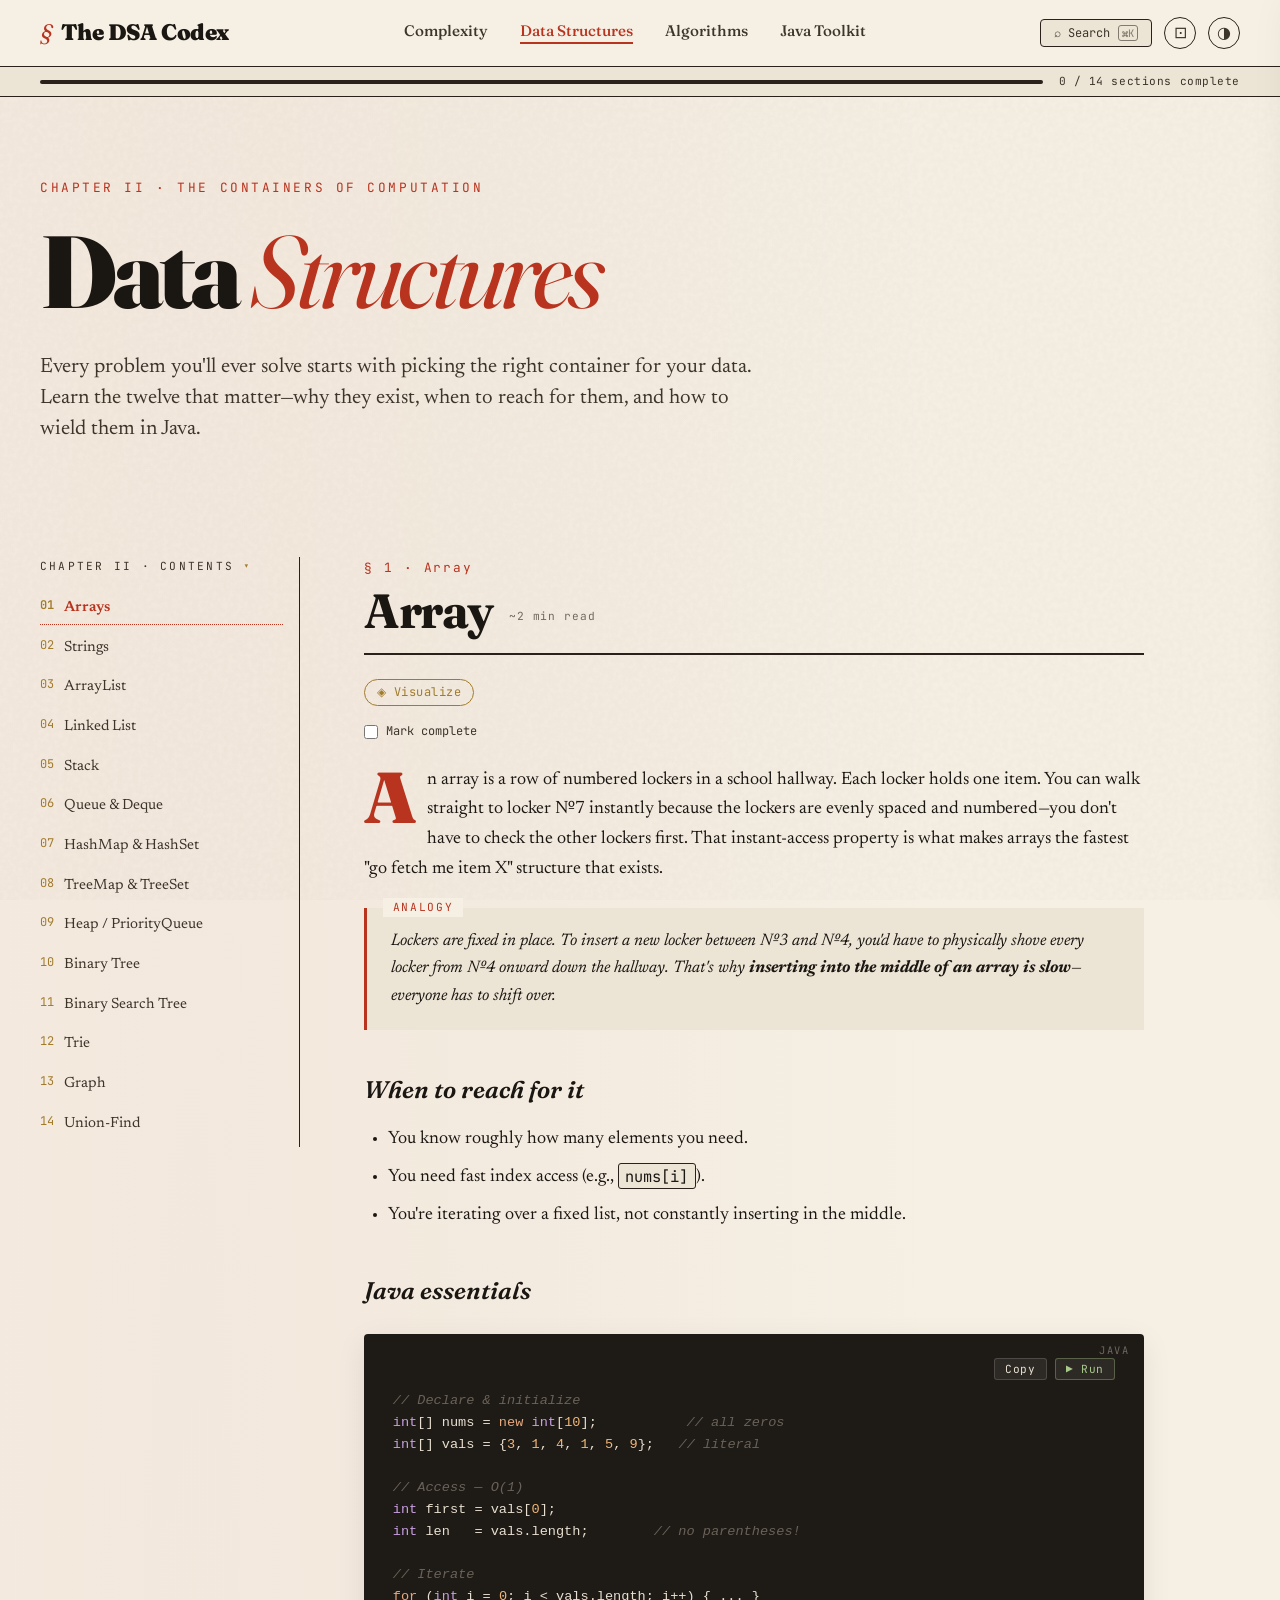
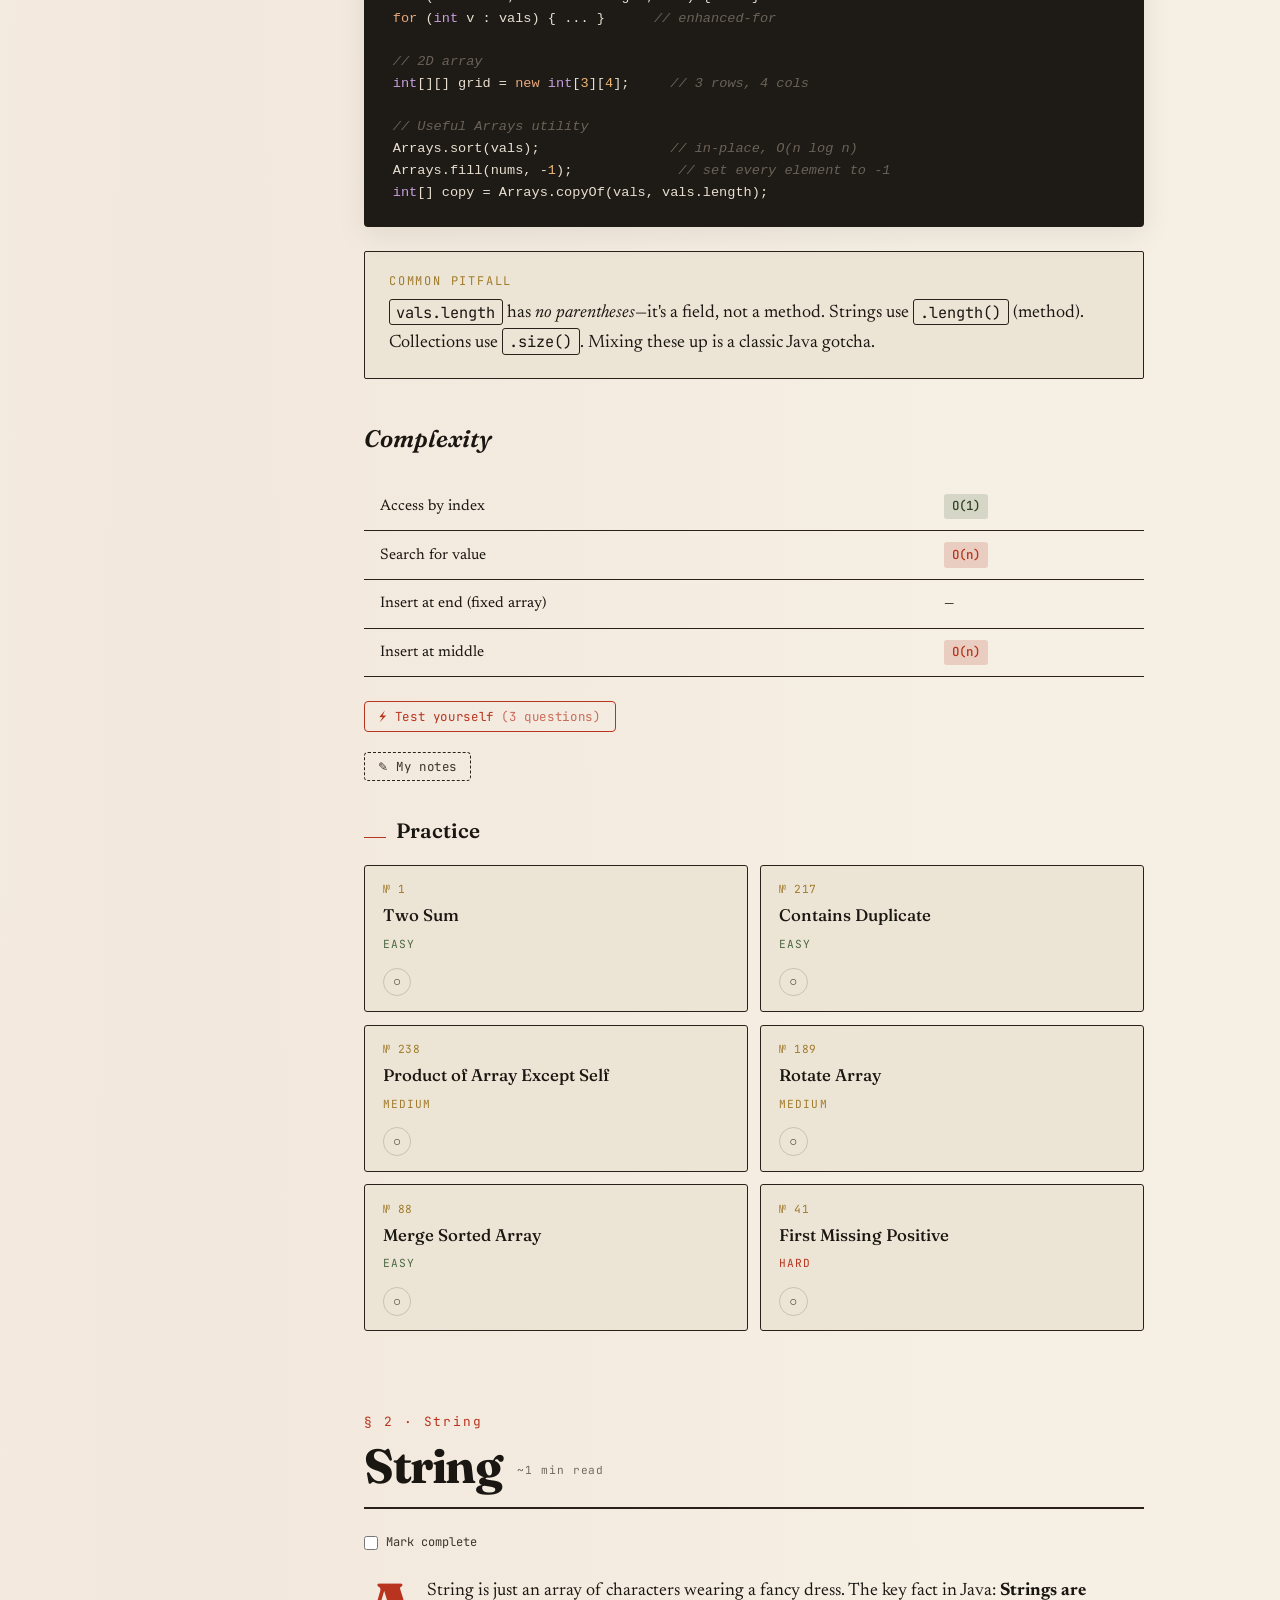
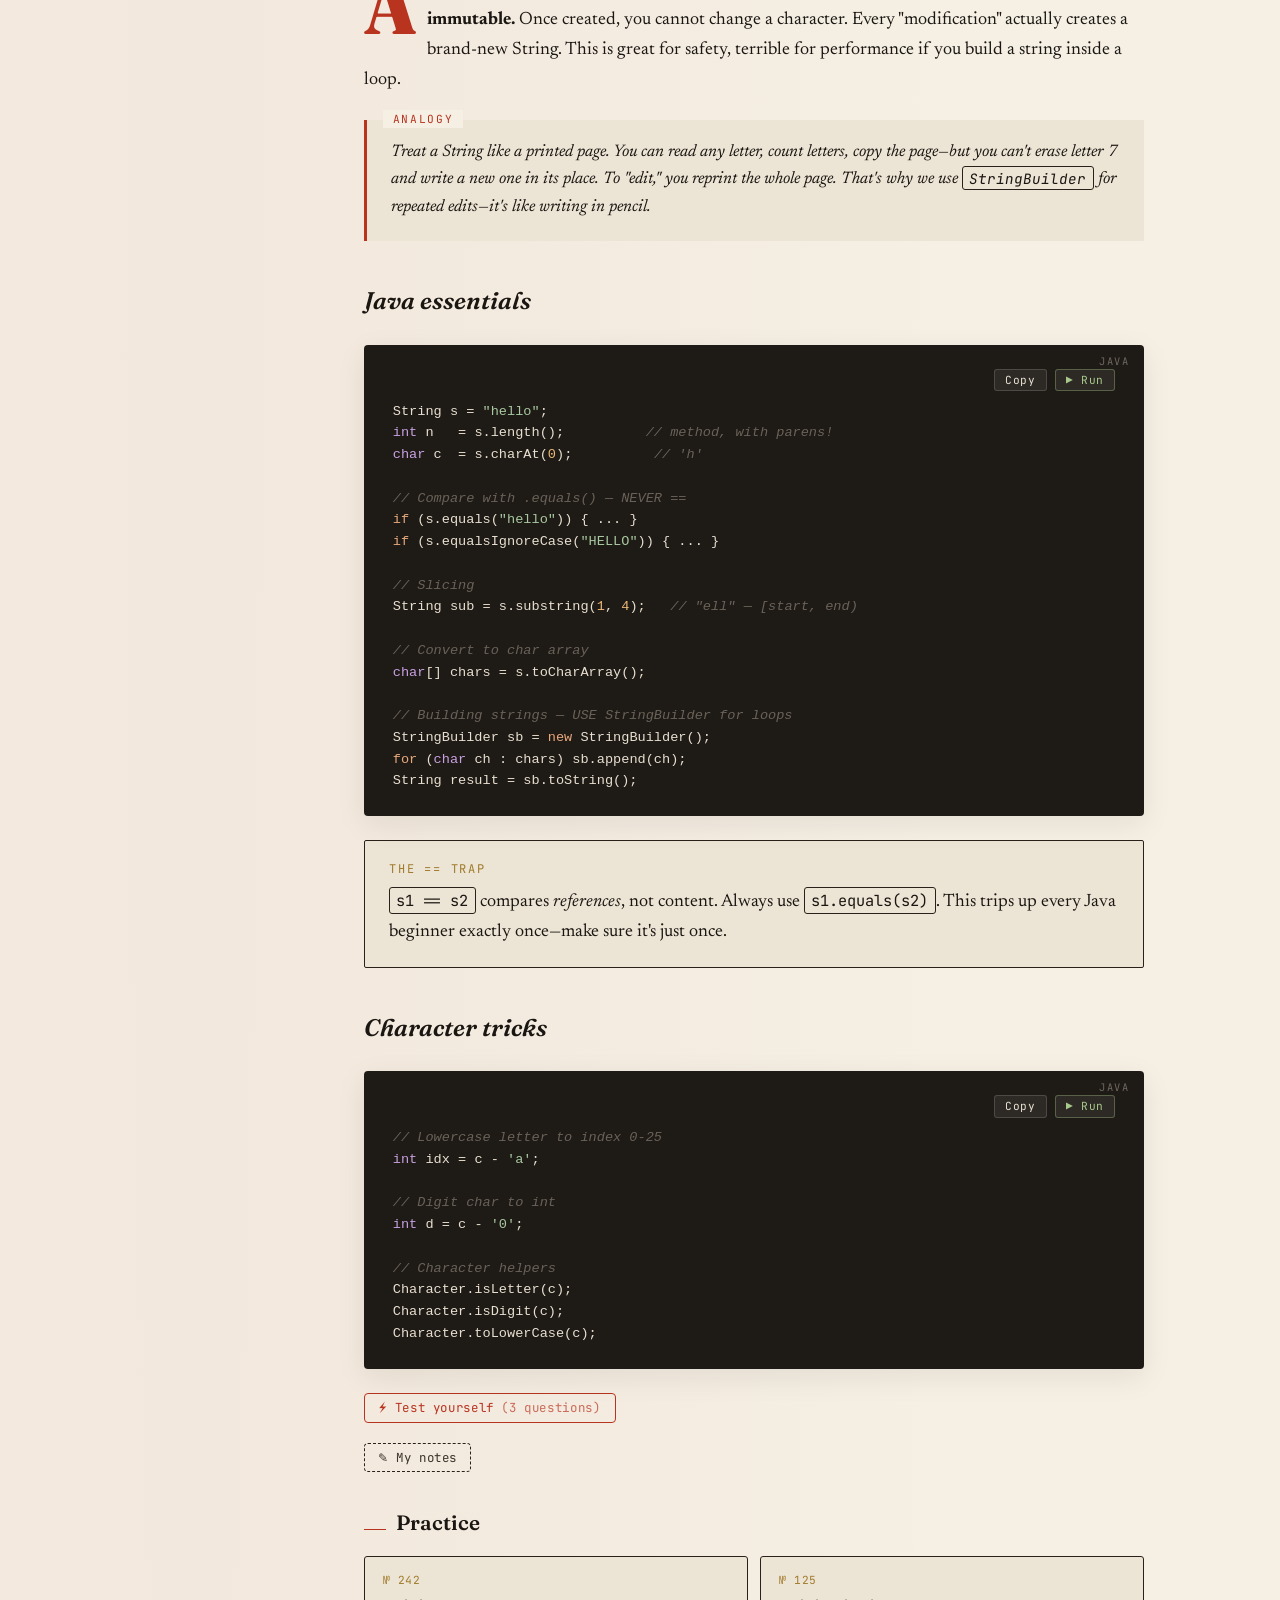
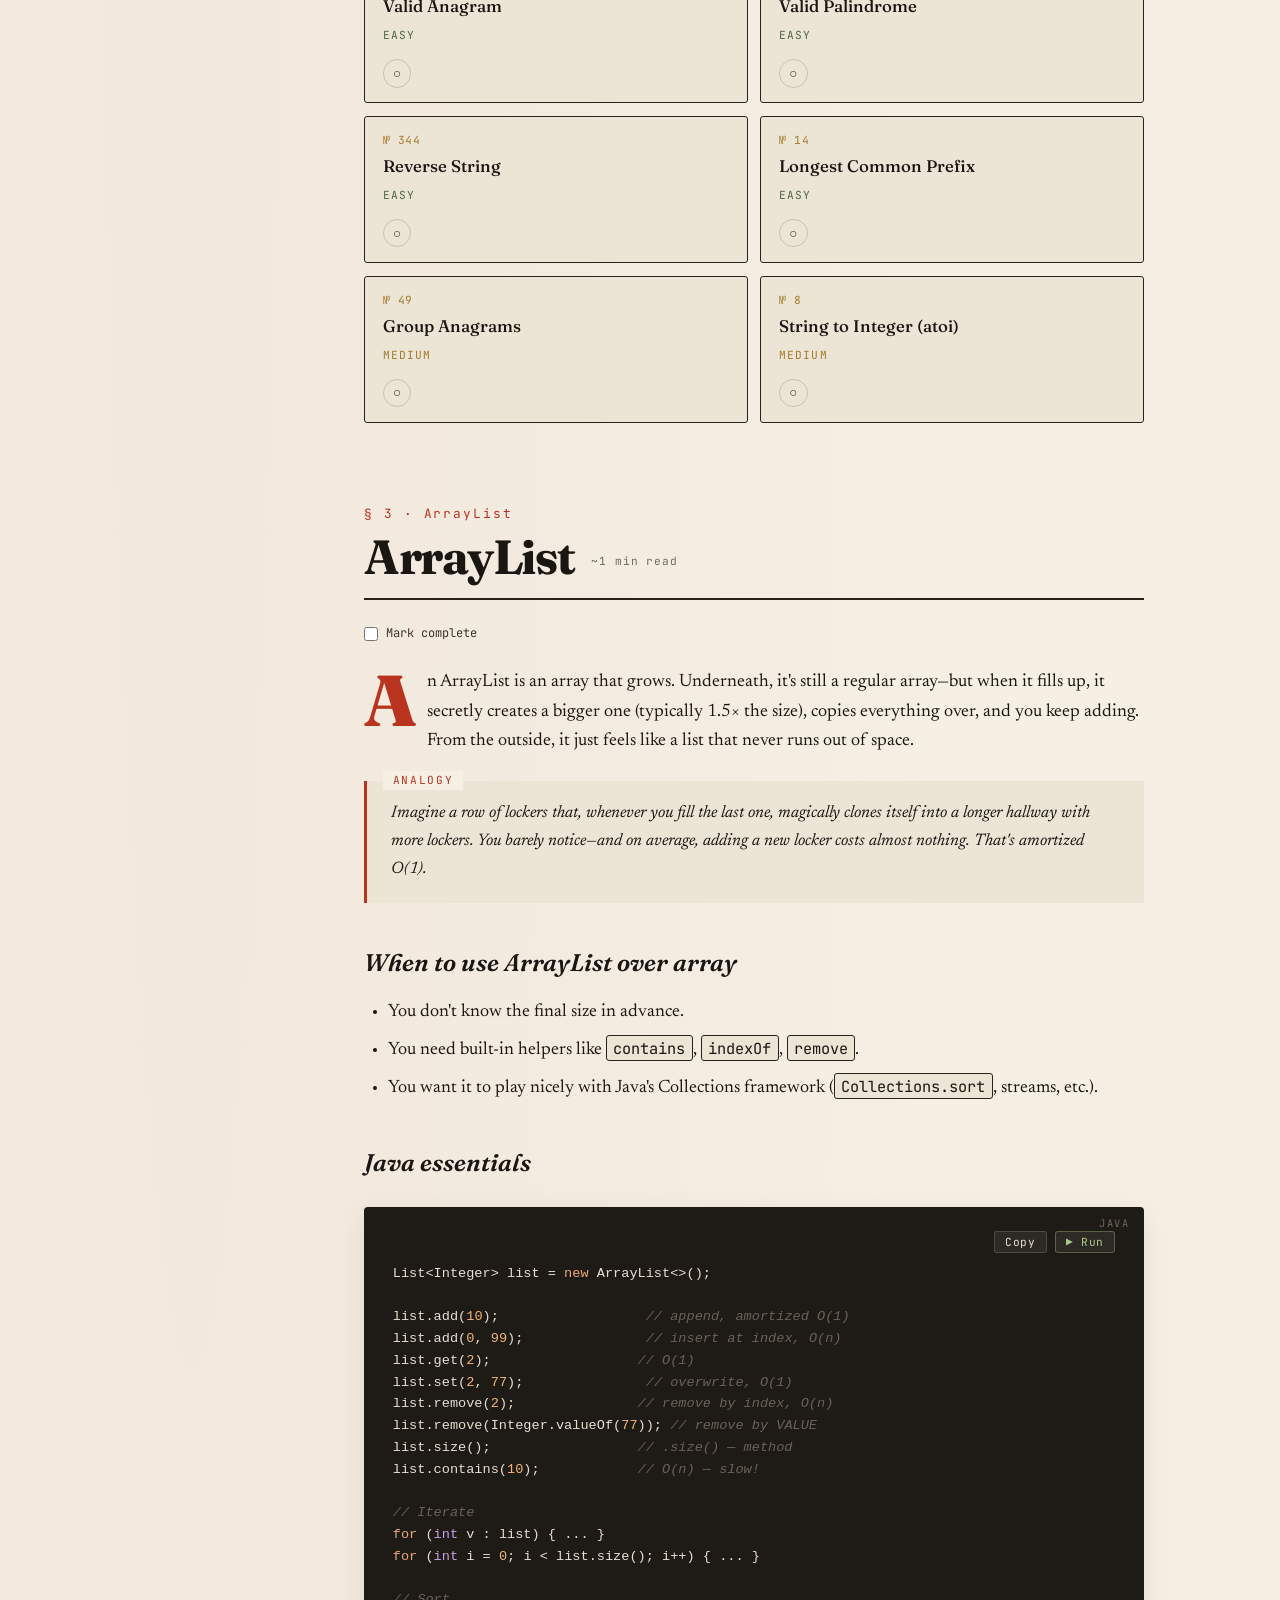
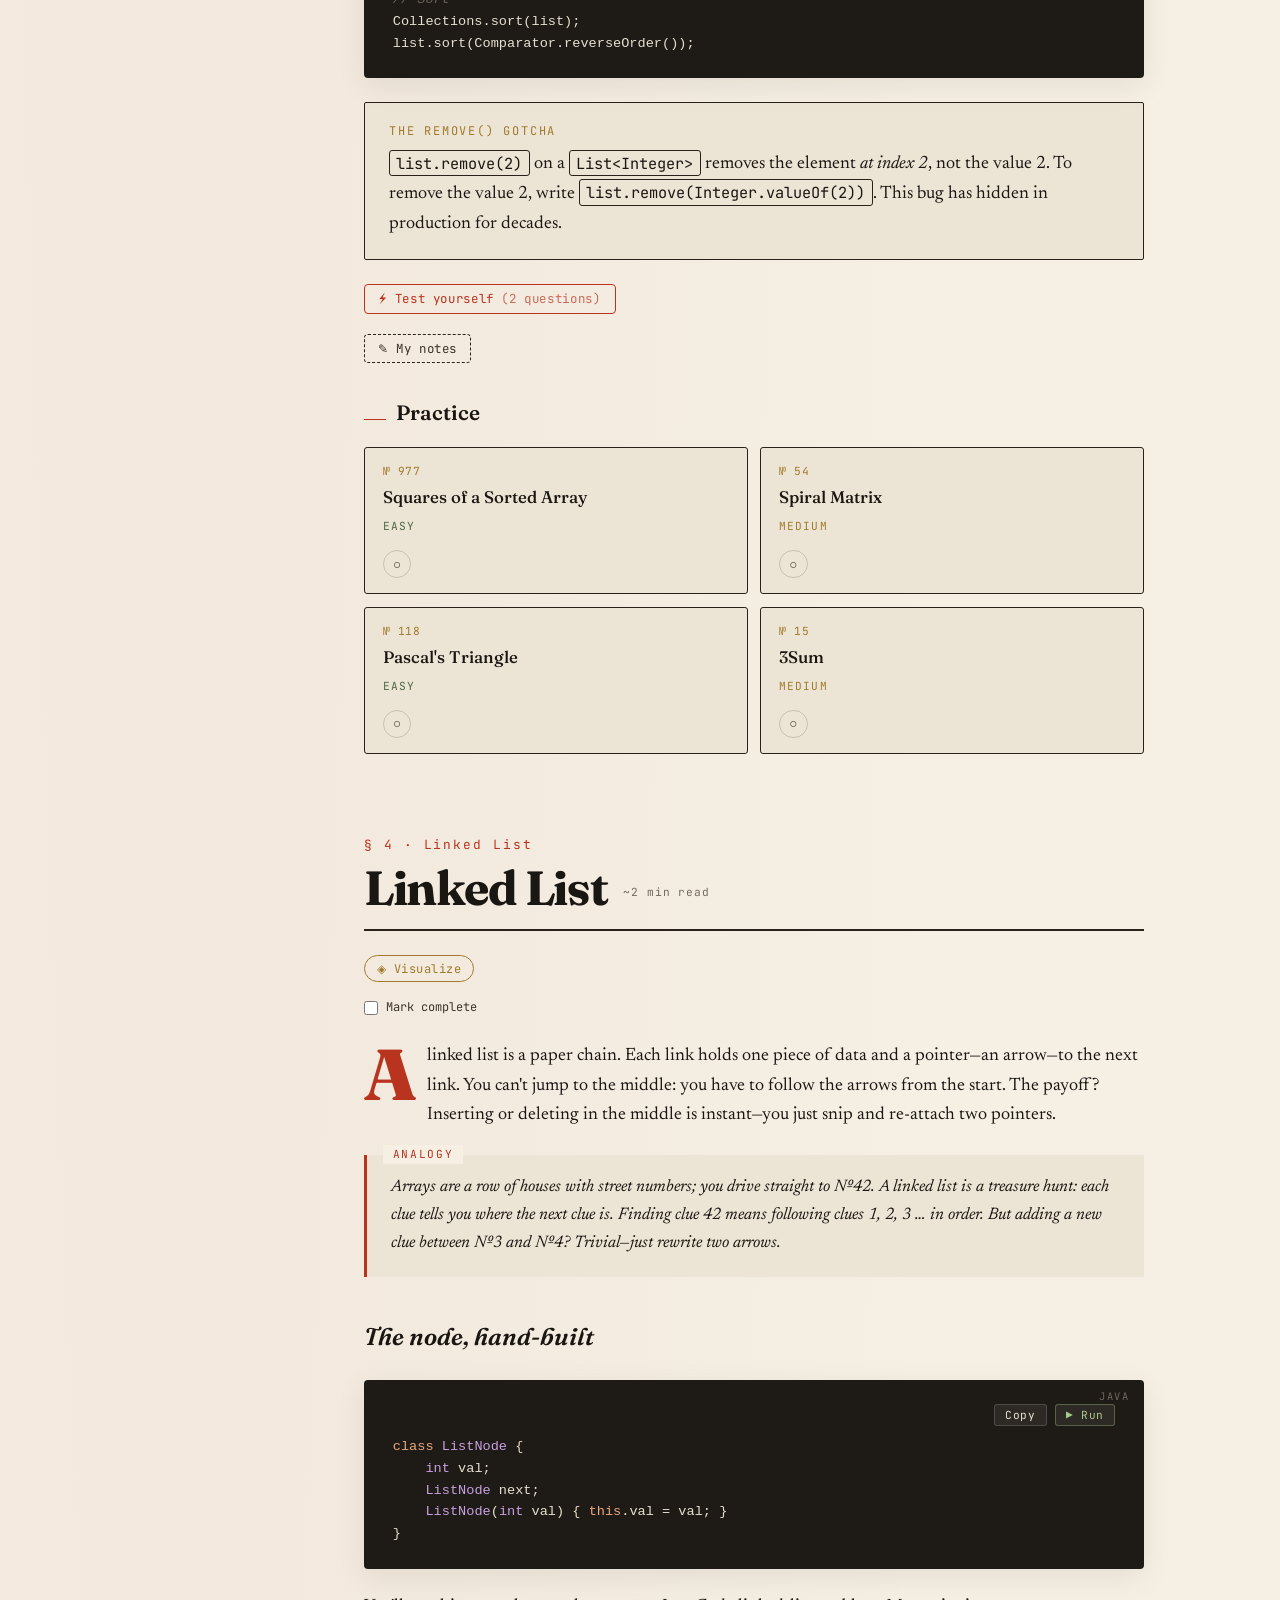
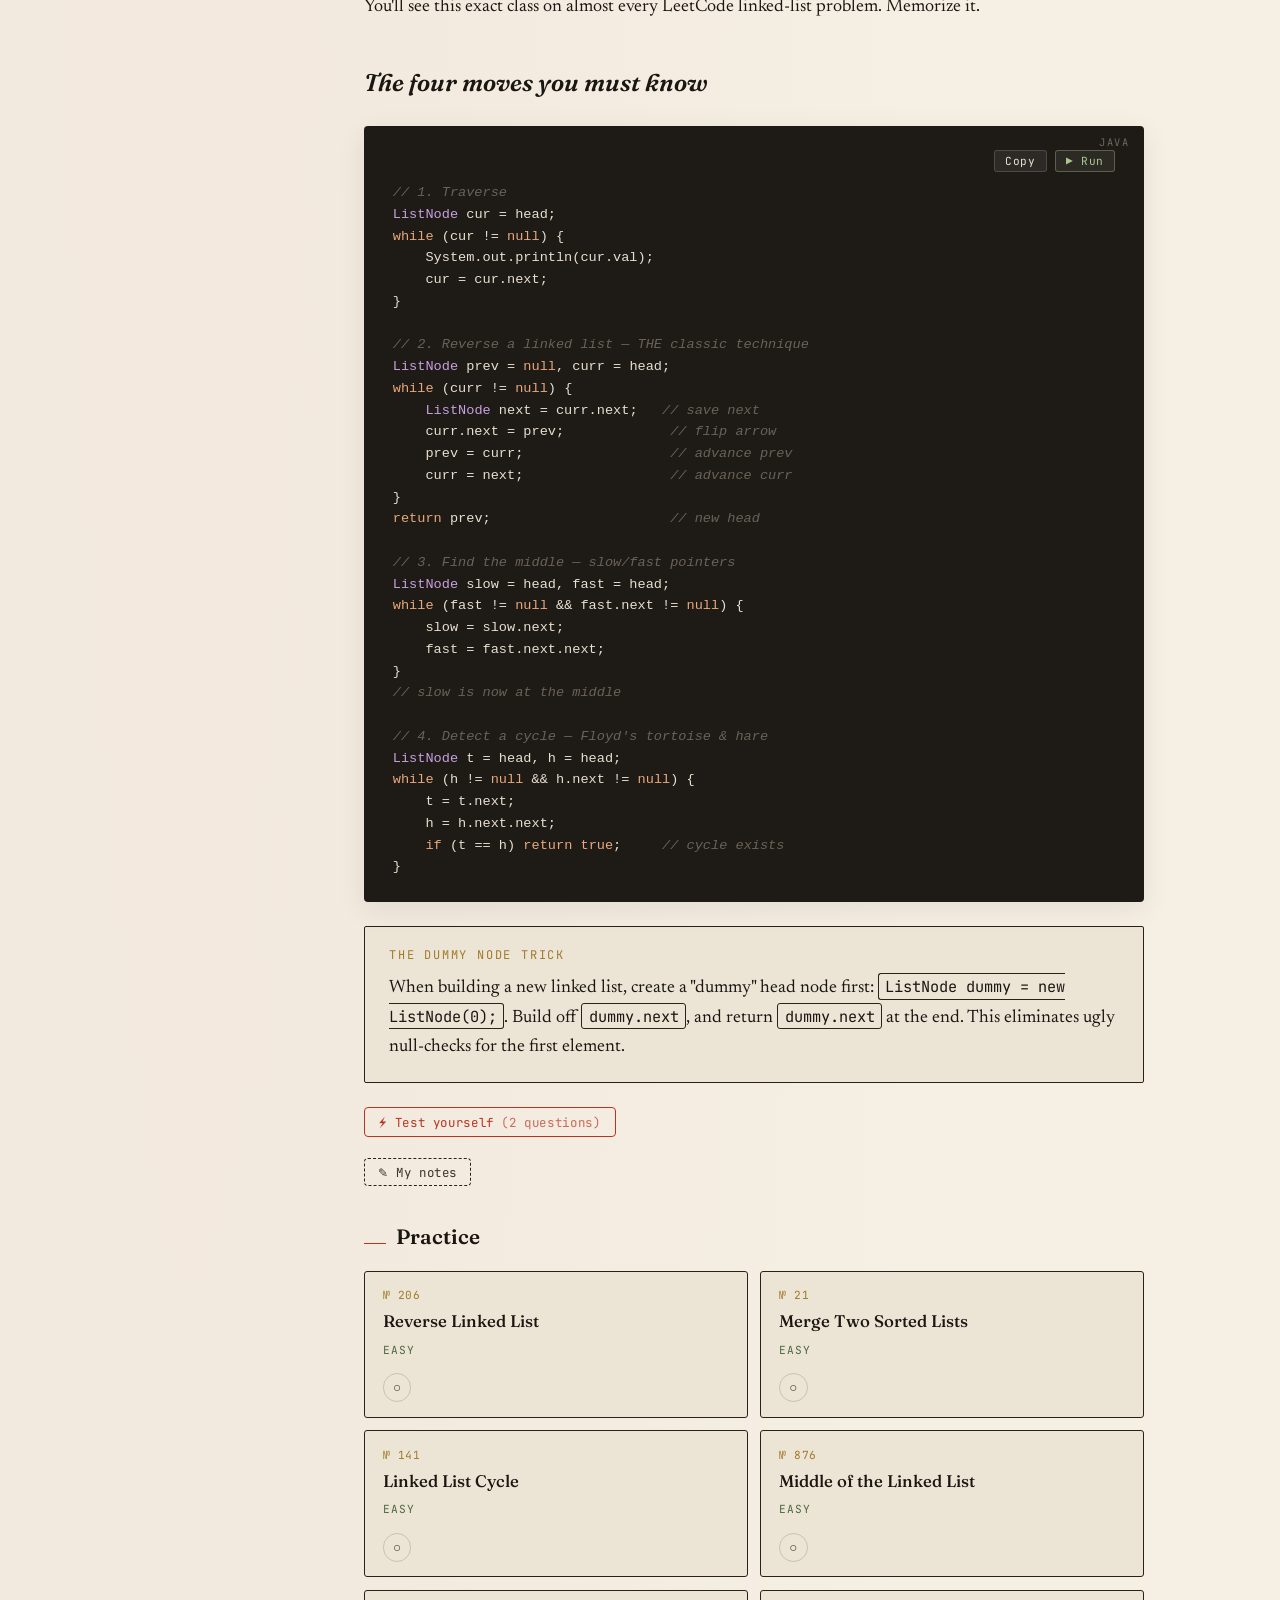
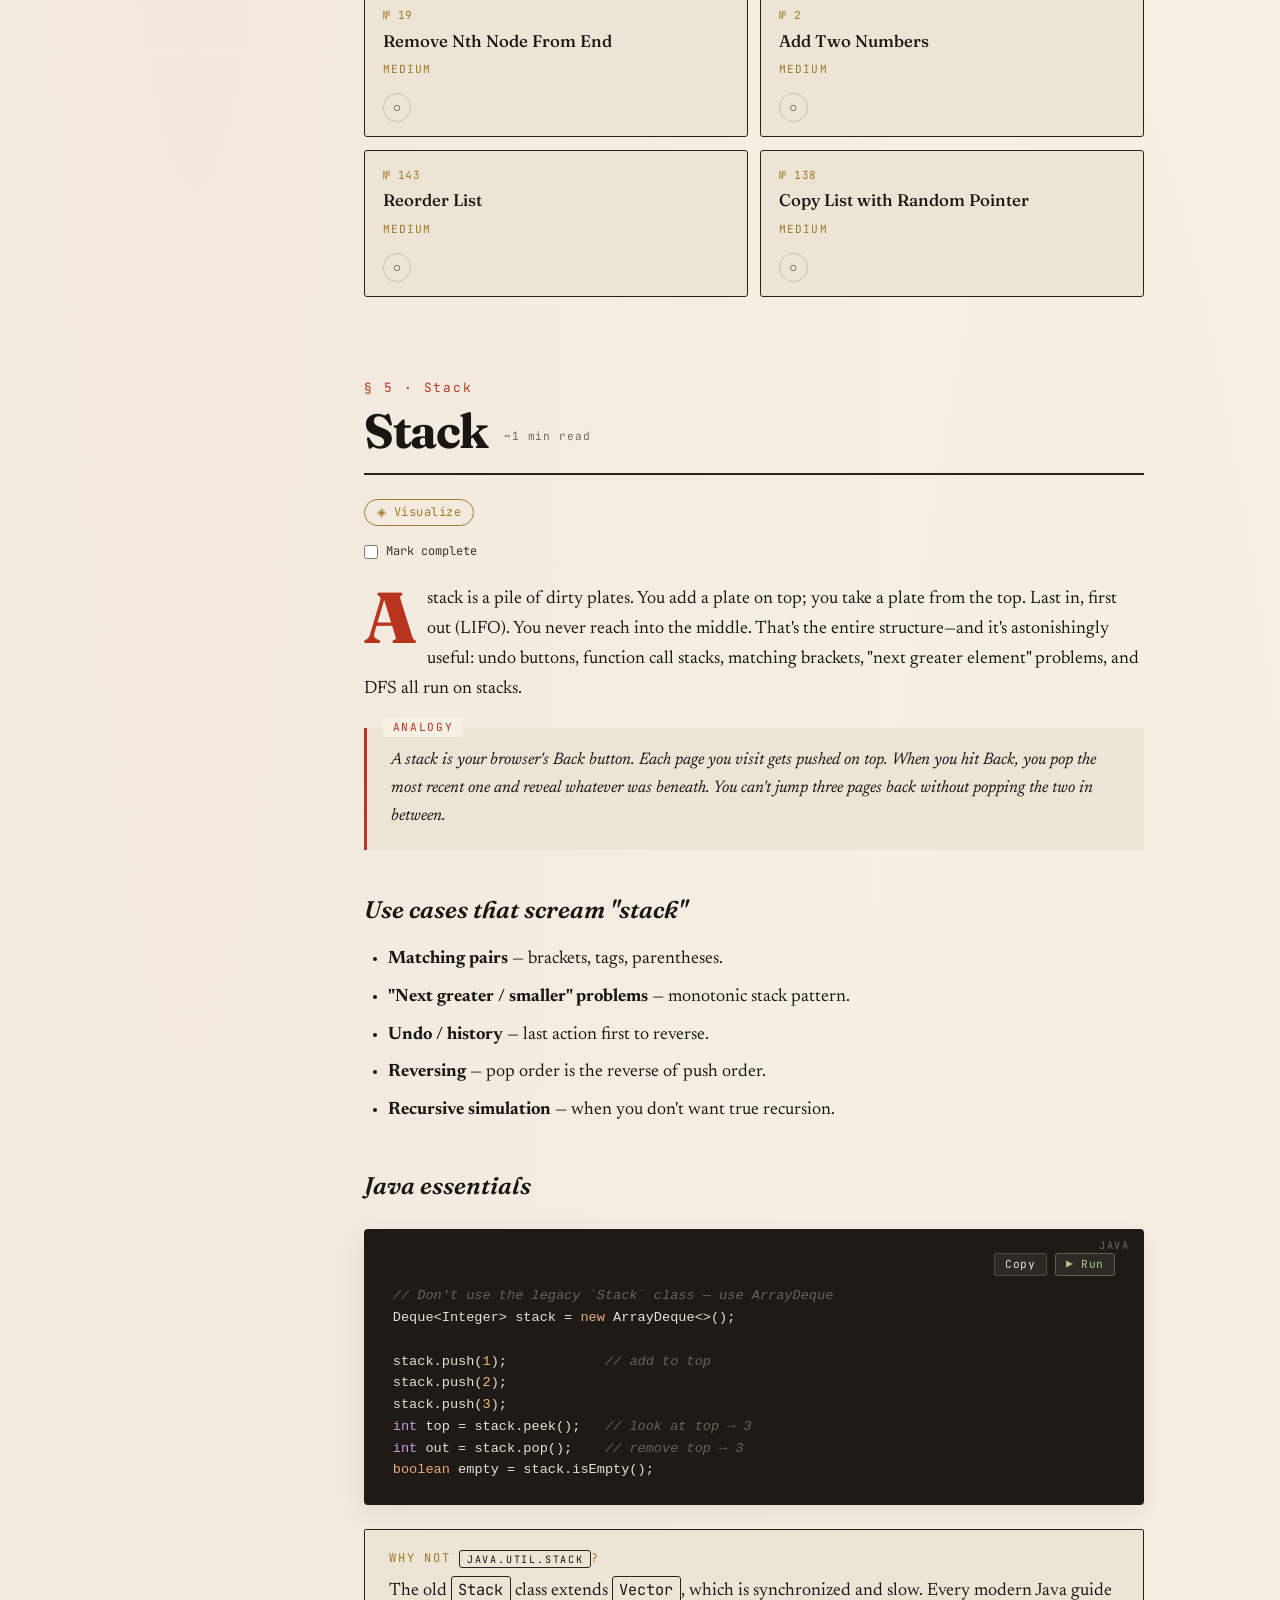
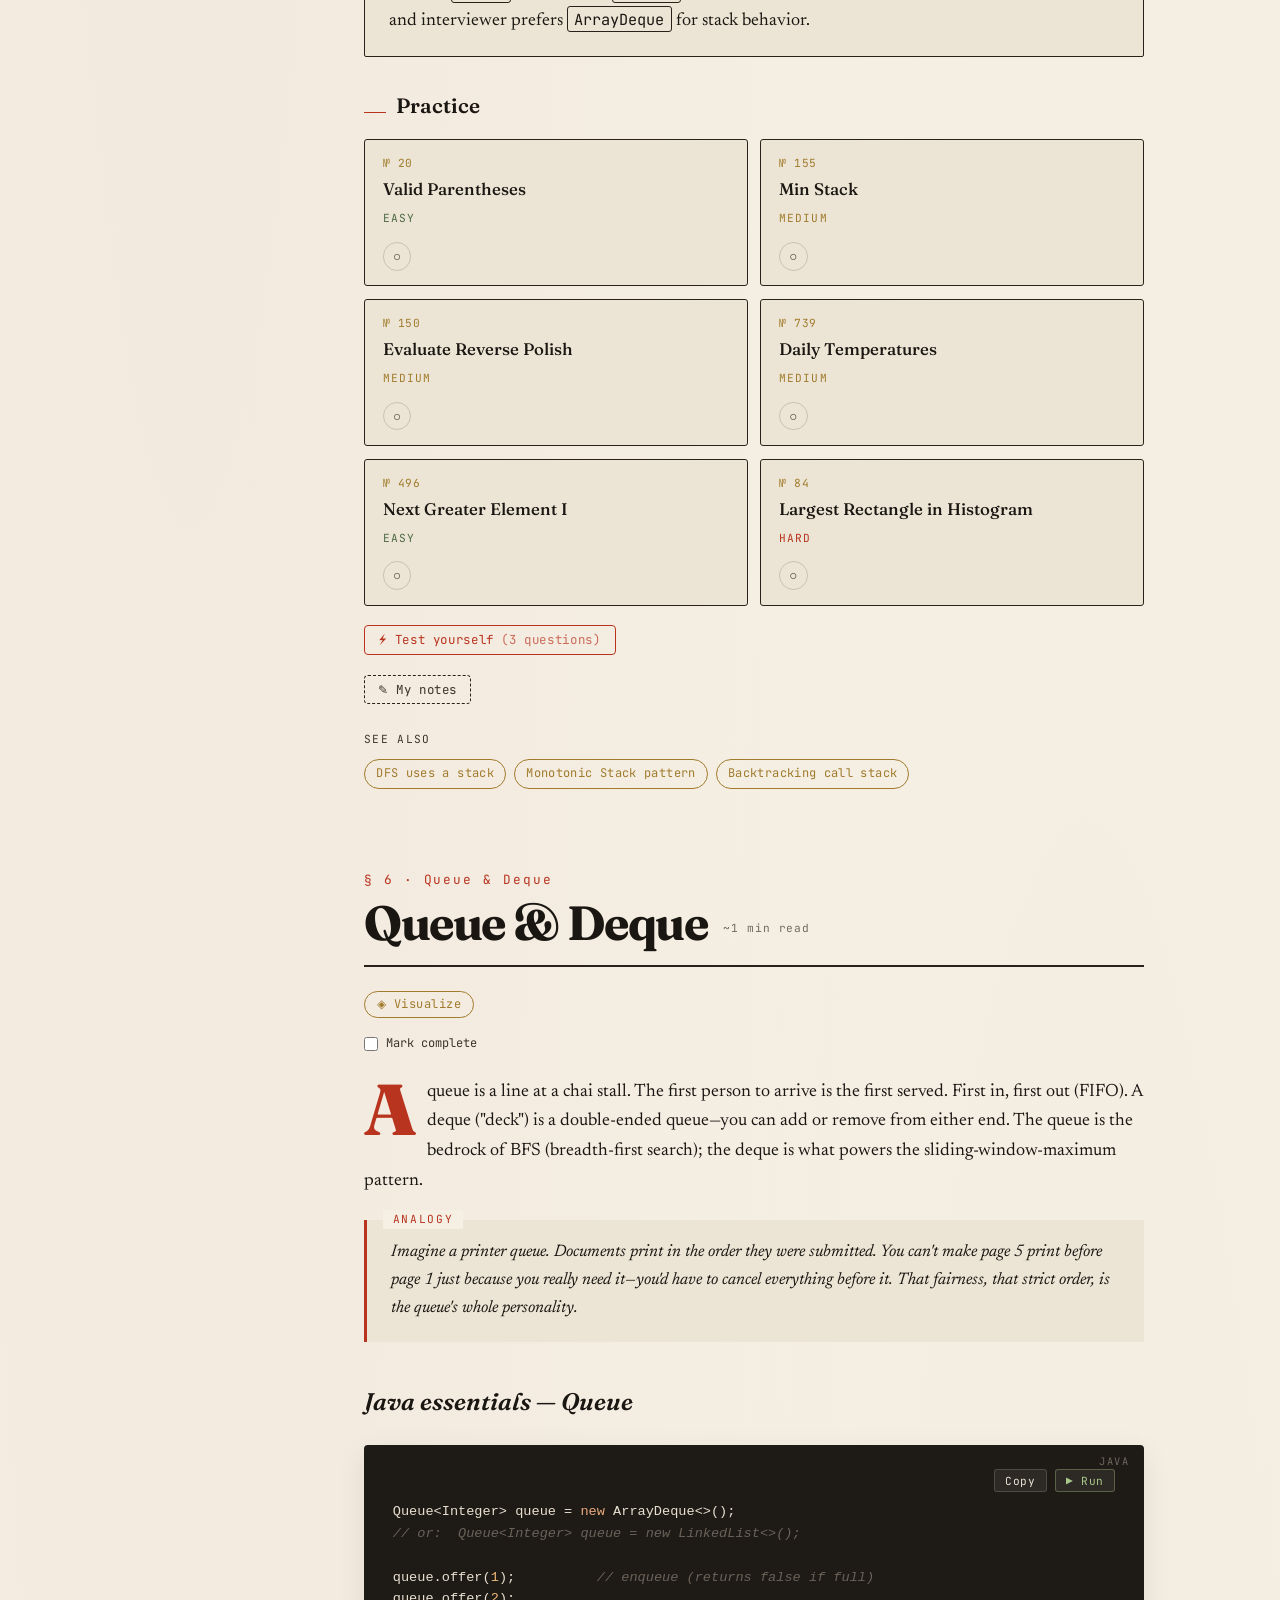
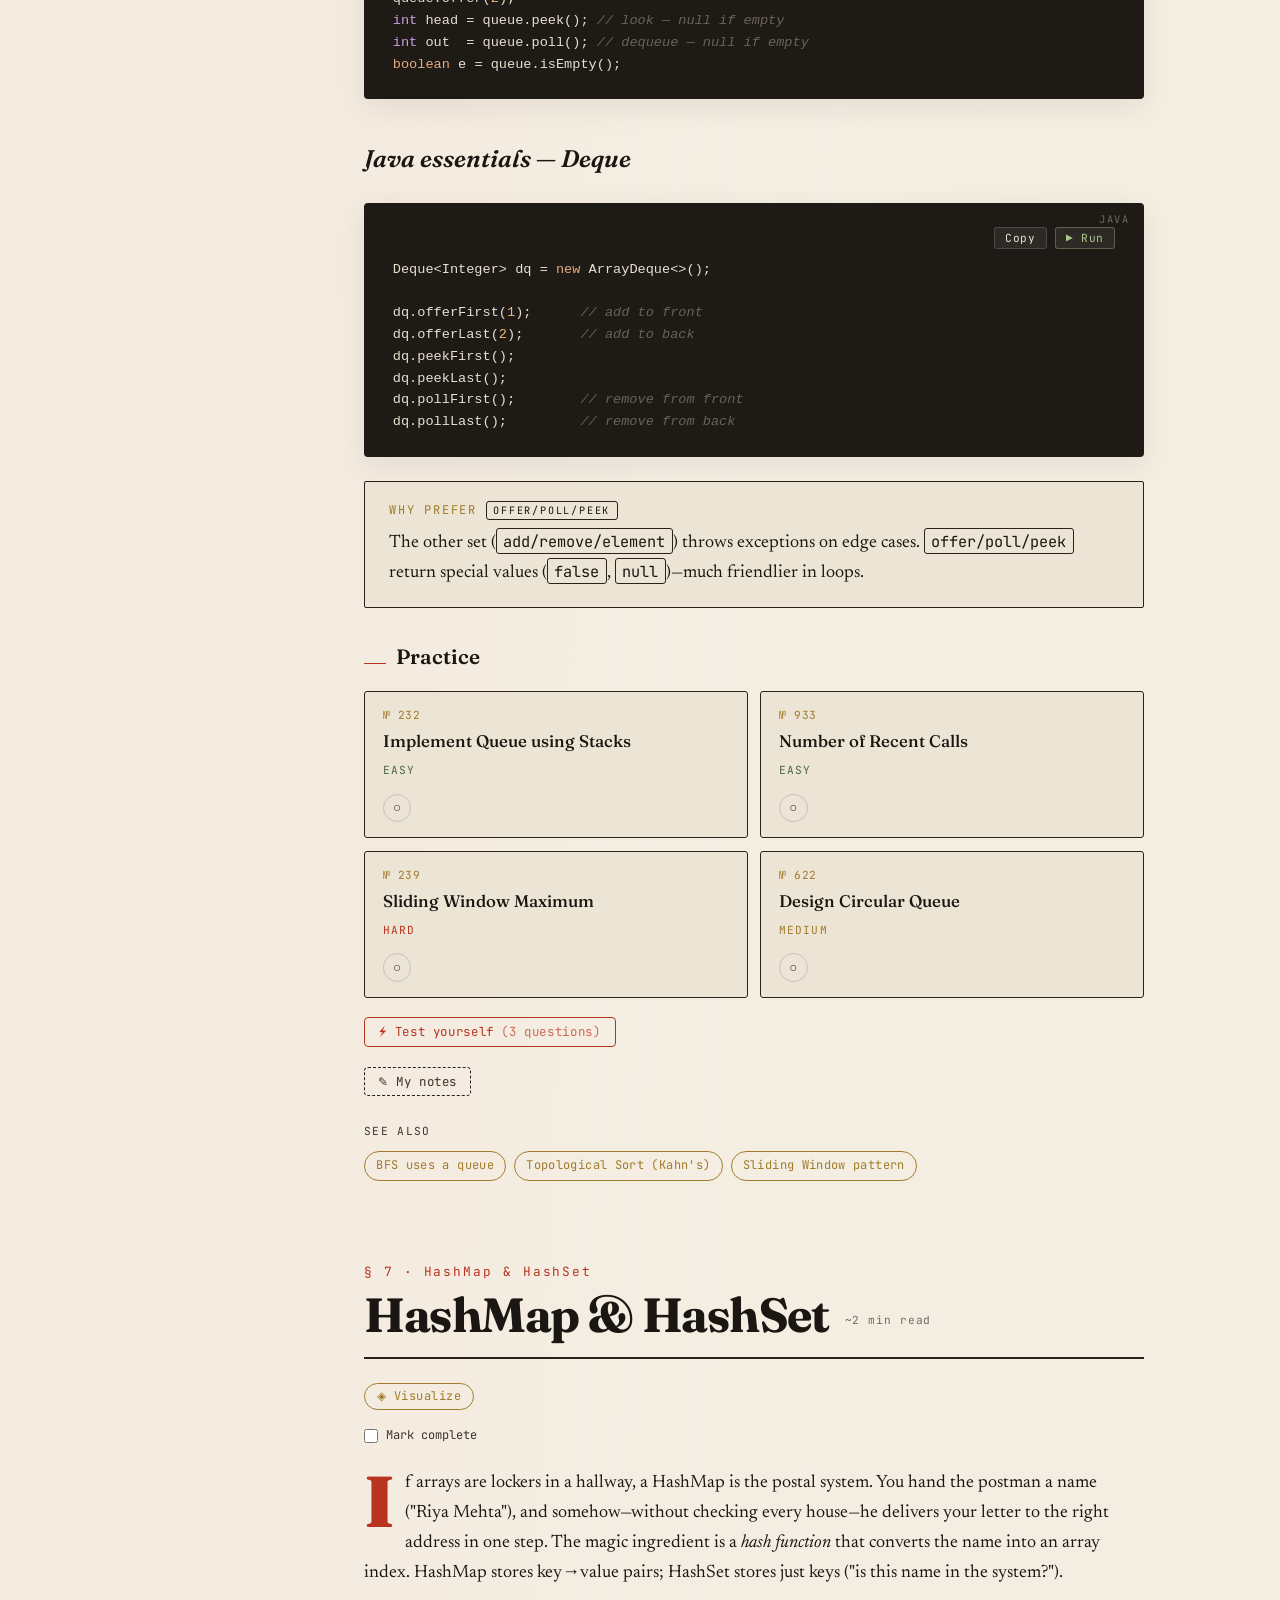
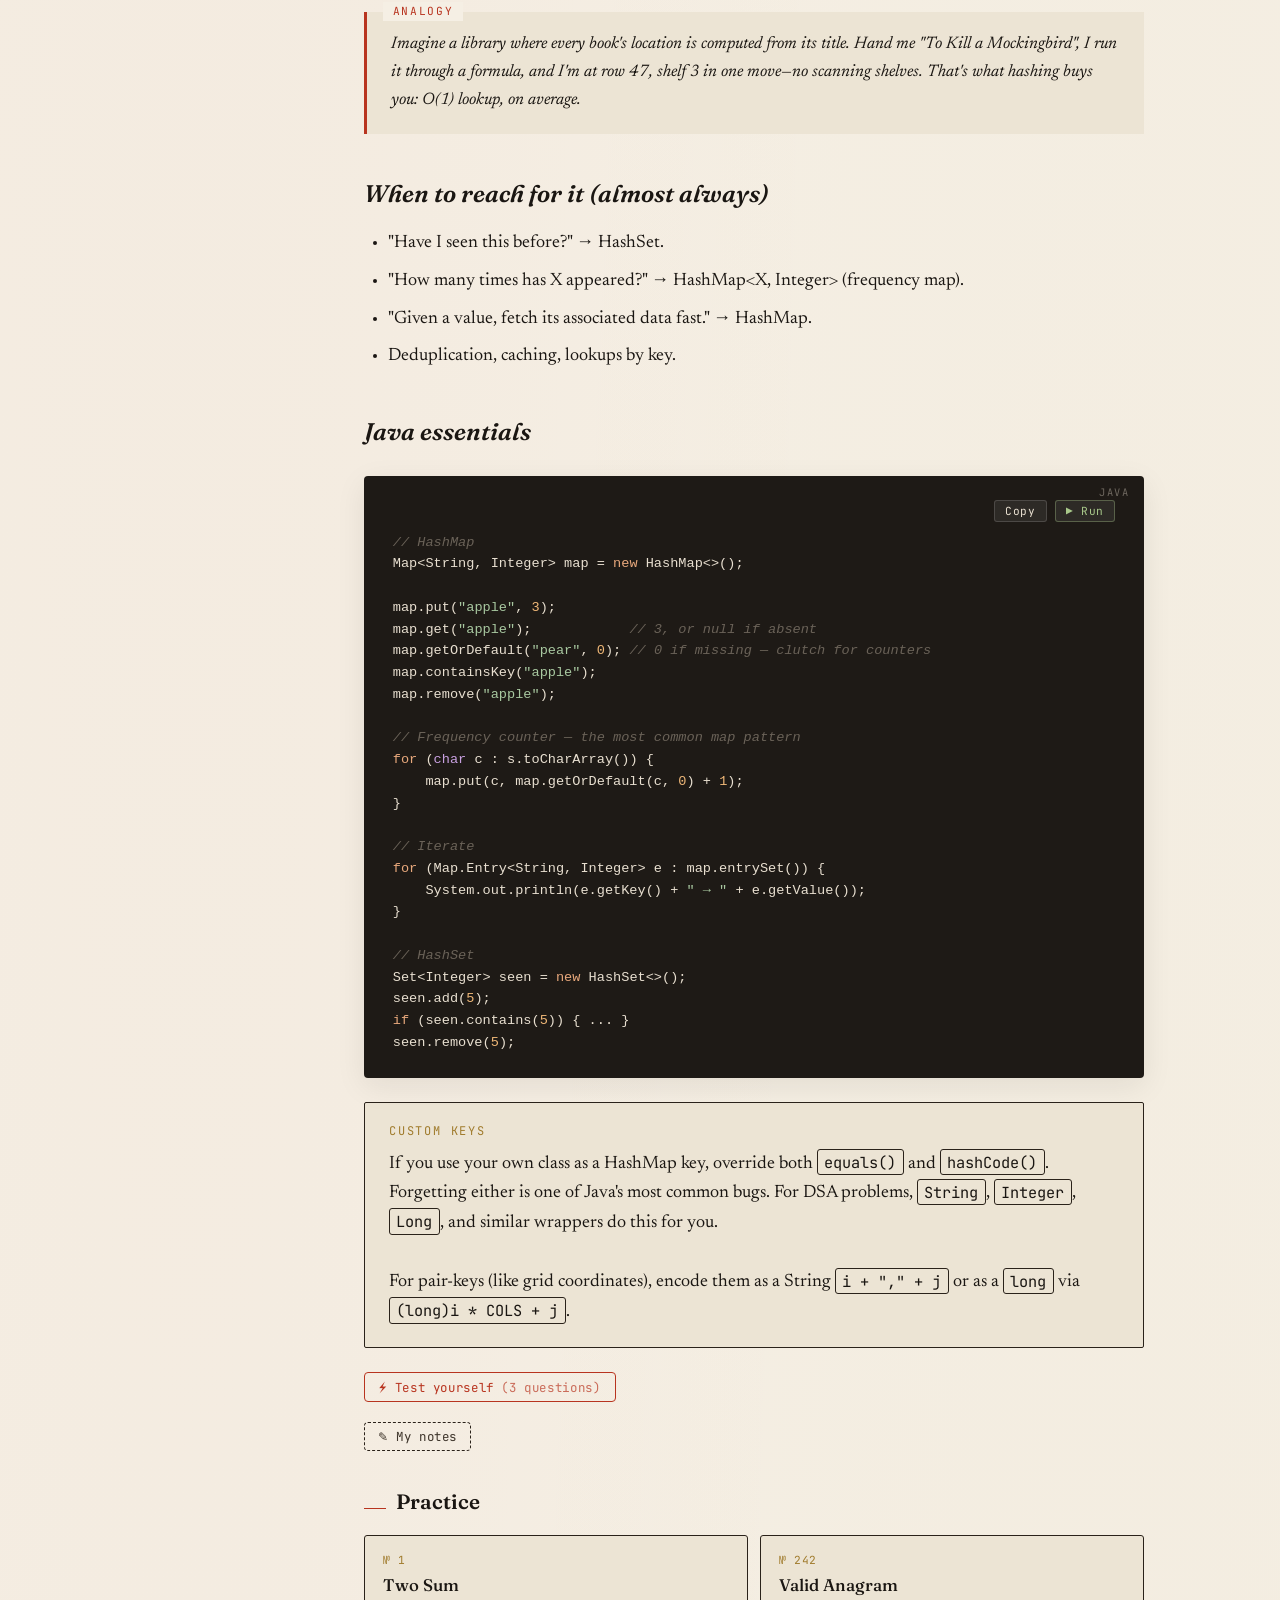
<file: data-structures.html>
<!DOCTYPE html>
<html lang="en">
<head>
<meta charset="UTF-8" />
<meta name="viewport" content="width=device-width, initial-scale=1.0" />
<title>Data Structures — The DSA Codex</title>
<link rel="stylesheet" href="styles.css" />
<script>
  (function(){var t=localStorage.getItem('codex-theme')||'light';document.documentElement.setAttribute('data-theme',t);})();
</script>
</head>
<body>

<nav class="topbar">
  <a href="index.html" class="brand">The DSA Codex</a>
  <ul class="nav-links">
    <li><a href="index.html">Complexity</a></li>
    <li><a href="data-structures.html" class="active">Data Structures</a></li>
    <li><a href="algorithms.html">Algorithms</a></li>
    <li><a href="java.html">Java Toolkit</a></li>
  </ul>
  <div class="nav-right">
    <button id="search-btn" title="Search (Ctrl+K / ⌘K)">⌕ Search <span class="kbd">⌘K</span></button>
    <button id="focus-btn" title="Distraction-free reading">⊡</button>
    <button id="theme-toggle" title="Toggle dark mode">◑</button>
  </div>
</nav>

<div class="progress-strip">
  <div class="progress-bar-track"><div id="progress-bar-fill"></div></div>
  <span id="progress-label">0 / 14 sections complete</span>
</div>

<!-- Search overlay -->
<div id="search-overlay">
  <div class="search-box">
    <input id="search-input" type="text" placeholder="Search all chapters…" autocomplete="off" spellcheck="false" />
    <div id="search-results"><p class="search-hint">Type to search across all chapters…</p></div>
  </div>
</div>

<header class="hero">
  <div class="hero-eyebrow">Chapter II · The containers of computation</div>
  <h1>Data <em>Structures</em></h1>
  <p class="hero-sub">Every problem you'll ever solve starts with picking the right container for your data. Learn the twelve that matter—why they exist, when to reach for them, and how to wield them in Java.</p>
</header>

<div class="layout">

<aside class="toc">
  <div class="toc-title">Chapter II · Contents</div>
  <ol>
    <li><a href="#array">Arrays</a></li>
    <li><a href="#string">Strings</a></li>
    <li><a href="#arraylist">ArrayList</a></li>
    <li><a href="#linkedlist">Linked List</a></li>
    <li><a href="#stack">Stack</a></li>
    <li><a href="#queue">Queue & Deque</a></li>
    <li><a href="#hashmap">HashMap & HashSet</a></li>
    <li><a href="#treemap">TreeMap & TreeSet</a></li>
    <li><a href="#heap">Heap / PriorityQueue</a></li>
    <li><a href="#tree">Binary Tree</a></li>
    <li><a href="#bst">Binary Search Tree</a></li>
    <li><a href="#trie">Trie</a></li>
    <li><a href="#graph">Graph</a></li>
    <li><a href="#unionfind">Union-Find</a></li>
  </ol>
</aside>

<article class="content">

<!-- ============ ARRAY ============ -->
<section class="topic" id="array">
  <div class="section-number">§ 1 · Array</div>
  <h2 class="topic-title">Array</h2>
  <p class="dropcap">An array is a row of numbered lockers in a school hallway. Each locker holds one item. You can walk straight to locker №7 instantly because the lockers are evenly spaced and numbered—you don't have to check the other lockers first. That instant-access property is what makes arrays the fastest "go fetch me item X" structure that exists.</p>

  <div class="analogy">
    Lockers are <em>fixed in place</em>. To insert a new locker between №3 and №4, you'd have to physically shove every locker from №4 onward down the hallway. That's why <strong>inserting into the middle of an array is slow</strong>—everyone has to shift over.
  </div>

  <h3 class="subhead">When to reach for it</h3>
  <ul class="list">
    <li>You know roughly how many elements you need.</li>
    <li>You need fast index access (e.g., <code class="inline">nums[i]</code>).</li>
    <li>You're iterating over a fixed list, not constantly inserting in the middle.</li>
  </ul>

  <h3 class="subhead">Java essentials</h3>
  <div class="code-block" data-lang="java">
<pre><code><span class="tok-com">// Declare & initialize</span>
<span class="tok-typ">int</span>[] nums = <span class="tok-kw">new</span> <span class="tok-typ">int</span>[<span class="tok-num">10</span>];           <span class="tok-com">// all zeros</span>
<span class="tok-typ">int</span>[] vals = {<span class="tok-num">3</span>, <span class="tok-num">1</span>, <span class="tok-num">4</span>, <span class="tok-num">1</span>, <span class="tok-num">5</span>, <span class="tok-num">9</span>};   <span class="tok-com">// literal</span>

<span class="tok-com">// Access — O(1)</span>
<span class="tok-typ">int</span> first = vals[<span class="tok-num">0</span>];
<span class="tok-typ">int</span> len   = vals.length;        <span class="tok-com">// no parentheses!</span>

<span class="tok-com">// Iterate</span>
<span class="tok-kw">for</span> (<span class="tok-typ">int</span> i = <span class="tok-num">0</span>; i &lt; vals.length; i++) { ... }
<span class="tok-kw">for</span> (<span class="tok-typ">int</span> v : vals) { ... }      <span class="tok-com">// enhanced-for</span>

<span class="tok-com">// 2D array</span>
<span class="tok-typ">int</span>[][] grid = <span class="tok-kw">new</span> <span class="tok-typ">int</span>[<span class="tok-num">3</span>][<span class="tok-num">4</span>];     <span class="tok-com">// 3 rows, 4 cols</span>

<span class="tok-com">// Useful Arrays utility</span>
Arrays.sort(vals);                <span class="tok-com">// in-place, O(n log n)</span>
Arrays.fill(nums, -<span class="tok-num">1</span>);             <span class="tok-com">// set every element to -1</span>
<span class="tok-typ">int</span>[] copy = Arrays.copyOf(vals, vals.length);</code></pre>
  </div>

  <div class="callout">
    <div class="callout-title">Common pitfall</div>
    <code class="inline">vals.length</code> has <em>no parentheses</em>—it's a field, not a method. Strings use <code class="inline">.length()</code> (method). Collections use <code class="inline">.size()</code>. Mixing these up is a classic Java gotcha.
  </div>

  <h3 class="subhead">Complexity</h3>
  <table class="complexity">
    <tbody>
      <tr><td>Access by index</td><td><span class="bigO good">O(1)</span></td></tr>
      <tr><td>Search for value</td><td><span class="bigO bad">O(n)</span></td></tr>
      <tr><td>Insert at end (fixed array)</td><td>—</td></tr>
      <tr><td>Insert at middle</td><td><span class="bigO bad">O(n)</span></td></tr>
    </tbody>
  </table>

  <div class="problems">
    <div class="problems-title">Practice</div>
    <div class="problem-grid">
      <a class="problem-card" href="https://leetcode.com/problems/two-sum/" target="_blank" rel="noopener"><span class="pc-num">№ 1</span><span class="pc-title">Two Sum</span><span class="pc-diff easy">Easy</span></a>
      <a class="problem-card" href="https://leetcode.com/problems/contains-duplicate/" target="_blank" rel="noopener"><span class="pc-num">№ 217</span><span class="pc-title">Contains Duplicate</span><span class="pc-diff easy">Easy</span></a>
      <a class="problem-card" href="https://leetcode.com/problems/product-of-array-except-self/" target="_blank" rel="noopener"><span class="pc-num">№ 238</span><span class="pc-title">Product of Array Except Self</span><span class="pc-diff medium">Medium</span></a>
      <a class="problem-card" href="https://leetcode.com/problems/rotate-array/" target="_blank" rel="noopener"><span class="pc-num">№ 189</span><span class="pc-title">Rotate Array</span><span class="pc-diff medium">Medium</span></a>
      <a class="problem-card" href="https://leetcode.com/problems/merge-sorted-array/" target="_blank" rel="noopener"><span class="pc-num">№ 88</span><span class="pc-title">Merge Sorted Array</span><span class="pc-diff easy">Easy</span></a>
      <a class="problem-card" href="https://leetcode.com/problems/first-missing-positive/" target="_blank" rel="noopener"><span class="pc-num">№ 41</span><span class="pc-title">First Missing Positive</span><span class="pc-diff hard">Hard</span></a>
    </div>
  </div>
</section>

<!-- ============ STRING ============ -->
<section class="topic" id="string">
  <div class="section-number">§ 2 · String</div>
  <h2 class="topic-title">String</h2>
  <p class="dropcap">A String is just an array of characters wearing a fancy dress. The key fact in Java: <strong>Strings are immutable.</strong> Once created, you cannot change a character. Every "modification" actually creates a brand-new String. This is great for safety, terrible for performance if you build a string inside a loop.</p>

  <div class="analogy">
    Treat a String like a printed page. You can read any letter, count letters, copy the page—but you can't erase letter 7 and write a new one in its place. To "edit," you reprint the whole page. That's why we use <code class="inline">StringBuilder</code> for repeated edits—it's like writing in pencil.
  </div>

  <h3 class="subhead">Java essentials</h3>
  <div class="code-block" data-lang="java">
<pre><code>String s = <span class="tok-str">"hello"</span>;
<span class="tok-typ">int</span> n   = s.length();          <span class="tok-com">// method, with parens!</span>
<span class="tok-typ">char</span> c  = s.charAt(<span class="tok-num">0</span>);          <span class="tok-com">// 'h'</span>

<span class="tok-com">// Compare with .equals() — NEVER ==</span>
<span class="tok-kw">if</span> (s.equals(<span class="tok-str">"hello"</span>)) { ... }
<span class="tok-kw">if</span> (s.equalsIgnoreCase(<span class="tok-str">"HELLO"</span>)) { ... }

<span class="tok-com">// Slicing</span>
String sub = s.substring(<span class="tok-num">1</span>, <span class="tok-num">4</span>);   <span class="tok-com">// "ell" — [start, end)</span>

<span class="tok-com">// Convert to char array</span>
<span class="tok-typ">char</span>[] chars = s.toCharArray();

<span class="tok-com">// Building strings — USE StringBuilder for loops</span>
StringBuilder sb = <span class="tok-kw">new</span> StringBuilder();
<span class="tok-kw">for</span> (<span class="tok-typ">char</span> ch : chars) sb.append(ch);
String result = sb.toString();</code></pre>
  </div>

  <div class="callout">
    <div class="callout-title">The == trap</div>
    <code class="inline">s1 == s2</code> compares <em>references</em>, not content. Always use <code class="inline">s1.equals(s2)</code>. This trips up every Java beginner exactly once—make sure it's just once.
  </div>

  <h3 class="subhead">Character tricks</h3>
  <div class="code-block" data-lang="java">
<pre><code><span class="tok-com">// Lowercase letter to index 0-25</span>
<span class="tok-typ">int</span> idx = c - <span class="tok-str">'a'</span>;

<span class="tok-com">// Digit char to int</span>
<span class="tok-typ">int</span> d = c - <span class="tok-str">'0'</span>;

<span class="tok-com">// Character helpers</span>
Character.isLetter(c);
Character.isDigit(c);
Character.toLowerCase(c);</code></pre>
  </div>

  <div class="problems">
    <div class="problems-title">Practice</div>
    <div class="problem-grid">
      <a class="problem-card" href="https://leetcode.com/problems/valid-anagram/" target="_blank" rel="noopener"><span class="pc-num">№ 242</span><span class="pc-title">Valid Anagram</span><span class="pc-diff easy">Easy</span></a>
      <a class="problem-card" href="https://leetcode.com/problems/valid-palindrome/" target="_blank" rel="noopener"><span class="pc-num">№ 125</span><span class="pc-title">Valid Palindrome</span><span class="pc-diff easy">Easy</span></a>
      <a class="problem-card" href="https://leetcode.com/problems/reverse-string/" target="_blank" rel="noopener"><span class="pc-num">№ 344</span><span class="pc-title">Reverse String</span><span class="pc-diff easy">Easy</span></a>
      <a class="problem-card" href="https://leetcode.com/problems/longest-common-prefix/" target="_blank" rel="noopener"><span class="pc-num">№ 14</span><span class="pc-title">Longest Common Prefix</span><span class="pc-diff easy">Easy</span></a>
      <a class="problem-card" href="https://leetcode.com/problems/group-anagrams/" target="_blank" rel="noopener"><span class="pc-num">№ 49</span><span class="pc-title">Group Anagrams</span><span class="pc-diff medium">Medium</span></a>
      <a class="problem-card" href="https://leetcode.com/problems/string-to-integer-atoi/" target="_blank" rel="noopener"><span class="pc-num">№ 8</span><span class="pc-title">String to Integer (atoi)</span><span class="pc-diff medium">Medium</span></a>
    </div>
  </div>
</section>

<!-- ============ ARRAYLIST ============ -->
<section class="topic" id="arraylist">
  <div class="section-number">§ 3 · ArrayList</div>
  <h2 class="topic-title">ArrayList</h2>
  <p class="dropcap">An ArrayList is an array that grows. Underneath, it's still a regular array—but when it fills up, it secretly creates a bigger one (typically 1.5× the size), copies everything over, and you keep adding. From the outside, it just feels like a list that never runs out of space.</p>

  <div class="analogy">
    Imagine a row of lockers that, whenever you fill the last one, magically clones itself into a longer hallway with more lockers. You barely notice—and on average, adding a new locker costs almost nothing. That's amortized O(1).
  </div>

  <h3 class="subhead">When to use ArrayList over array</h3>
  <ul class="list">
    <li>You don't know the final size in advance.</li>
    <li>You need built-in helpers like <code class="inline">contains</code>, <code class="inline">indexOf</code>, <code class="inline">remove</code>.</li>
    <li>You want it to play nicely with Java's Collections framework (<code class="inline">Collections.sort</code>, streams, etc.).</li>
  </ul>

  <h3 class="subhead">Java essentials</h3>
  <div class="code-block" data-lang="java">
<pre><code>List&lt;Integer&gt; list = <span class="tok-kw">new</span> ArrayList&lt;&gt;();

list.add(<span class="tok-num">10</span>);                  <span class="tok-com">// append, amortized O(1)</span>
list.add(<span class="tok-num">0</span>, <span class="tok-num">99</span>);               <span class="tok-com">// insert at index, O(n)</span>
list.get(<span class="tok-num">2</span>);                  <span class="tok-com">// O(1)</span>
list.set(<span class="tok-num">2</span>, <span class="tok-num">77</span>);               <span class="tok-com">// overwrite, O(1)</span>
list.remove(<span class="tok-num">2</span>);               <span class="tok-com">// remove by index, O(n)</span>
list.remove(Integer.valueOf(<span class="tok-num">77</span>)); <span class="tok-com">// remove by VALUE</span>
list.size();                  <span class="tok-com">// .size() — method</span>
list.contains(<span class="tok-num">10</span>);            <span class="tok-com">// O(n) — slow!</span>

<span class="tok-com">// Iterate</span>
<span class="tok-kw">for</span> (<span class="tok-typ">int</span> v : list) { ... }
<span class="tok-kw">for</span> (<span class="tok-typ">int</span> i = <span class="tok-num">0</span>; i &lt; list.size(); i++) { ... }

<span class="tok-com">// Sort</span>
Collections.sort(list);
list.sort(Comparator.reverseOrder());</code></pre>
  </div>

  <div class="callout">
    <div class="callout-title">The remove() gotcha</div>
    <code class="inline">list.remove(2)</code> on a <code class="inline">List&lt;Integer&gt;</code> removes the element <em>at index 2</em>, not the value 2. To remove the value 2, write <code class="inline">list.remove(Integer.valueOf(2))</code>. This bug has hidden in production for decades.
  </div>

  <div class="problems">
    <div class="problems-title">Practice</div>
    <div class="problem-grid">
      <a class="problem-card" href="https://leetcode.com/problems/squares-of-a-sorted-array/" target="_blank" rel="noopener"><span class="pc-num">№ 977</span><span class="pc-title">Squares of a Sorted Array</span><span class="pc-diff easy">Easy</span></a>
      <a class="problem-card" href="https://leetcode.com/problems/spiral-matrix/" target="_blank" rel="noopener"><span class="pc-num">№ 54</span><span class="pc-title">Spiral Matrix</span><span class="pc-diff medium">Medium</span></a>
      <a class="problem-card" href="https://leetcode.com/problems/pascals-triangle/" target="_blank" rel="noopener"><span class="pc-num">№ 118</span><span class="pc-title">Pascal's Triangle</span><span class="pc-diff easy">Easy</span></a>
      <a class="problem-card" href="https://leetcode.com/problems/3sum/" target="_blank" rel="noopener"><span class="pc-num">№ 15</span><span class="pc-title">3Sum</span><span class="pc-diff medium">Medium</span></a>
    </div>
  </div>
</section>

<!-- ============ LINKED LIST ============ -->
<section class="topic" id="linkedlist">
  <div class="section-number">§ 4 · Linked List</div>
  <h2 class="topic-title">Linked List</h2>
  <p class="dropcap">A linked list is a paper chain. Each link holds one piece of data and a pointer—an arrow—to the next link. You can't jump to the middle: you have to follow the arrows from the start. The payoff? Inserting or deleting in the middle is instant—you just snip and re-attach two pointers.</p>

  <div class="analogy">
    Arrays are a row of houses with street numbers; you drive straight to №42. A linked list is a treasure hunt: each clue tells you where the <em>next</em> clue is. Finding clue 42 means following clues 1, 2, 3 … in order. But adding a new clue between №3 and №4? Trivial—just rewrite two arrows.
  </div>

  <h3 class="subhead">The node, hand-built</h3>
  <div class="code-block" data-lang="java">
<pre><code><span class="tok-kw">class</span> <span class="tok-typ">ListNode</span> {
    <span class="tok-typ">int</span> val;
    <span class="tok-typ">ListNode</span> next;
    <span class="tok-typ">ListNode</span>(<span class="tok-typ">int</span> val) { <span class="tok-kw">this</span>.val = val; }
}</code></pre>
  </div>
  <p>You'll see this exact class on almost every LeetCode linked-list problem. Memorize it.</p>

  <h3 class="subhead">The four moves you must know</h3>
  <div class="code-block" data-lang="java">
<pre><code><span class="tok-com">// 1. Traverse</span>
<span class="tok-typ">ListNode</span> cur = head;
<span class="tok-kw">while</span> (cur != <span class="tok-kw">null</span>) {
    System.out.println(cur.val);
    cur = cur.next;
}

<span class="tok-com">// 2. Reverse a linked list — THE classic technique</span>
<span class="tok-typ">ListNode</span> prev = <span class="tok-kw">null</span>, curr = head;
<span class="tok-kw">while</span> (curr != <span class="tok-kw">null</span>) {
    <span class="tok-typ">ListNode</span> next = curr.next;   <span class="tok-com">// save next</span>
    curr.next = prev;             <span class="tok-com">// flip arrow</span>
    prev = curr;                  <span class="tok-com">// advance prev</span>
    curr = next;                  <span class="tok-com">// advance curr</span>
}
<span class="tok-kw">return</span> prev;                      <span class="tok-com">// new head</span>

<span class="tok-com">// 3. Find the middle — slow/fast pointers</span>
<span class="tok-typ">ListNode</span> slow = head, fast = head;
<span class="tok-kw">while</span> (fast != <span class="tok-kw">null</span> &amp;&amp; fast.next != <span class="tok-kw">null</span>) {
    slow = slow.next;
    fast = fast.next.next;
}
<span class="tok-com">// slow is now at the middle</span>

<span class="tok-com">// 4. Detect a cycle — Floyd's tortoise &amp; hare</span>
<span class="tok-typ">ListNode</span> t = head, h = head;
<span class="tok-kw">while</span> (h != <span class="tok-kw">null</span> &amp;&amp; h.next != <span class="tok-kw">null</span>) {
    t = t.next;
    h = h.next.next;
    <span class="tok-kw">if</span> (t == h) <span class="tok-kw">return</span> <span class="tok-kw">true</span>;     <span class="tok-com">// cycle exists</span>
}</code></pre>
  </div>

  <div class="callout">
    <div class="callout-title">The dummy node trick</div>
    When building a new linked list, create a "dummy" head node first: <code class="inline">ListNode dummy = new ListNode(0);</code>. Build off <code class="inline">dummy.next</code>, and return <code class="inline">dummy.next</code> at the end. This eliminates ugly null-checks for the first element.
  </div>

  <div class="problems">
    <div class="problems-title">Practice</div>
    <div class="problem-grid">
      <a class="problem-card" href="https://leetcode.com/problems/reverse-linked-list/" target="_blank" rel="noopener"><span class="pc-num">№ 206</span><span class="pc-title">Reverse Linked List</span><span class="pc-diff easy">Easy</span></a>
      <a class="problem-card" href="https://leetcode.com/problems/merge-two-sorted-lists/" target="_blank" rel="noopener"><span class="pc-num">№ 21</span><span class="pc-title">Merge Two Sorted Lists</span><span class="pc-diff easy">Easy</span></a>
      <a class="problem-card" href="https://leetcode.com/problems/linked-list-cycle/" target="_blank" rel="noopener"><span class="pc-num">№ 141</span><span class="pc-title">Linked List Cycle</span><span class="pc-diff easy">Easy</span></a>
      <a class="problem-card" href="https://leetcode.com/problems/middle-of-the-linked-list/" target="_blank" rel="noopener"><span class="pc-num">№ 876</span><span class="pc-title">Middle of the Linked List</span><span class="pc-diff easy">Easy</span></a>
      <a class="problem-card" href="https://leetcode.com/problems/remove-nth-node-from-end-of-list/" target="_blank" rel="noopener"><span class="pc-num">№ 19</span><span class="pc-title">Remove Nth Node From End</span><span class="pc-diff medium">Medium</span></a>
      <a class="problem-card" href="https://leetcode.com/problems/add-two-numbers/" target="_blank" rel="noopener"><span class="pc-num">№ 2</span><span class="pc-title">Add Two Numbers</span><span class="pc-diff medium">Medium</span></a>
      <a class="problem-card" href="https://leetcode.com/problems/reorder-list/" target="_blank" rel="noopener"><span class="pc-num">№ 143</span><span class="pc-title">Reorder List</span><span class="pc-diff medium">Medium</span></a>
      <a class="problem-card" href="https://leetcode.com/problems/copy-list-with-random-pointer/" target="_blank" rel="noopener"><span class="pc-num">№ 138</span><span class="pc-title">Copy List with Random Pointer</span><span class="pc-diff medium">Medium</span></a>
    </div>
  </div>
</section>

<!-- ============ STACK ============ -->
<section class="topic" id="stack">
  <div class="section-number">§ 5 · Stack</div>
  <h2 class="topic-title">Stack</h2>
  <p class="dropcap">A stack is a pile of dirty plates. You add a plate on top; you take a plate from the top. Last in, first out (LIFO). You never reach into the middle. That's the entire structure—and it's astonishingly useful: undo buttons, function call stacks, matching brackets, "next greater element" problems, and DFS all run on stacks.</p>

  <div class="analogy">
    A stack is your browser's Back button. Each page you visit gets pushed on top. When you hit Back, you pop the most recent one and reveal whatever was beneath. You can't jump three pages back without popping the two in between.
  </div>

  <h3 class="subhead">Use cases that scream "stack"</h3>
  <ul class="list">
    <li><strong>Matching pairs</strong> — brackets, tags, parentheses.</li>
    <li><strong>"Next greater / smaller" problems</strong> — monotonic stack pattern.</li>
    <li><strong>Undo / history</strong> — last action first to reverse.</li>
    <li><strong>Reversing</strong> — pop order is the reverse of push order.</li>
    <li><strong>Recursive simulation</strong> — when you don't want true recursion.</li>
  </ul>

  <h3 class="subhead">Java essentials</h3>
  <div class="code-block" data-lang="java">
<pre><code><span class="tok-com">// Don't use the legacy `Stack` class — use ArrayDeque</span>
Deque&lt;Integer&gt; stack = <span class="tok-kw">new</span> ArrayDeque&lt;&gt;();

stack.push(<span class="tok-num">1</span>);            <span class="tok-com">// add to top</span>
stack.push(<span class="tok-num">2</span>);
stack.push(<span class="tok-num">3</span>);
<span class="tok-typ">int</span> top = stack.peek();   <span class="tok-com">// look at top → 3</span>
<span class="tok-typ">int</span> out = stack.pop();    <span class="tok-com">// remove top → 3</span>
<span class="tok-kw">boolean</span> empty = stack.isEmpty();</code></pre>
  </div>

  <div class="callout">
    <div class="callout-title">Why not <code class="inline">java.util.Stack</code>?</div>
    The old <code class="inline">Stack</code> class extends <code class="inline">Vector</code>, which is synchronized and slow. Every modern Java guide and interviewer prefers <code class="inline">ArrayDeque</code> for stack behavior.
  </div>

  <div class="problems">
    <div class="problems-title">Practice</div>
    <div class="problem-grid">
      <a class="problem-card" href="https://leetcode.com/problems/valid-parentheses/" target="_blank" rel="noopener"><span class="pc-num">№ 20</span><span class="pc-title">Valid Parentheses</span><span class="pc-diff easy">Easy</span></a>
      <a class="problem-card" href="https://leetcode.com/problems/min-stack/" target="_blank" rel="noopener"><span class="pc-num">№ 155</span><span class="pc-title">Min Stack</span><span class="pc-diff medium">Medium</span></a>
      <a class="problem-card" href="https://leetcode.com/problems/evaluate-reverse-polish-notation/" target="_blank" rel="noopener"><span class="pc-num">№ 150</span><span class="pc-title">Evaluate Reverse Polish</span><span class="pc-diff medium">Medium</span></a>
      <a class="problem-card" href="https://leetcode.com/problems/daily-temperatures/" target="_blank" rel="noopener"><span class="pc-num">№ 739</span><span class="pc-title">Daily Temperatures</span><span class="pc-diff medium">Medium</span></a>
      <a class="problem-card" href="https://leetcode.com/problems/next-greater-element-i/" target="_blank" rel="noopener"><span class="pc-num">№ 496</span><span class="pc-title">Next Greater Element I</span><span class="pc-diff easy">Easy</span></a>
      <a class="problem-card" href="https://leetcode.com/problems/largest-rectangle-in-histogram/" target="_blank" rel="noopener"><span class="pc-num">№ 84</span><span class="pc-title">Largest Rectangle in Histogram</span><span class="pc-diff hard">Hard</span></a>
    </div>
  </div>
  <div class="cross-links">
    <span class="cross-links-label">See also</span>
    <a class="cross-chip" href="algorithms.html#dfs">DFS uses a stack</a>
    <a class="cross-chip" href="algorithms.html#monotonic">Monotonic Stack pattern</a>
    <a class="cross-chip" href="algorithms.html#backtracking">Backtracking call stack</a>
  </div>
</section>

<!-- ============ QUEUE / DEQUE ============ -->
<section class="topic" id="queue">
  <div class="section-number">§ 6 · Queue & Deque</div>
  <h2 class="topic-title">Queue & Deque</h2>
  <p class="dropcap">A queue is a line at a chai stall. The first person to arrive is the first served. First in, first out (FIFO). A deque ("deck") is a double-ended queue—you can add or remove from either end. The queue is the bedrock of BFS (breadth-first search); the deque is what powers the sliding-window-maximum pattern.</p>

  <div class="analogy">
    Imagine a printer queue. Documents print in the order they were submitted. You can't make page 5 print before page 1 just because you really need it—you'd have to cancel everything before it. That fairness, that strict order, is the queue's whole personality.
  </div>

  <h3 class="subhead">Java essentials — Queue</h3>
  <div class="code-block" data-lang="java">
<pre><code>Queue&lt;Integer&gt; queue = <span class="tok-kw">new</span> ArrayDeque&lt;&gt;();
<span class="tok-com">// or:  Queue&lt;Integer&gt; queue = new LinkedList&lt;&gt;();</span>

queue.offer(<span class="tok-num">1</span>);          <span class="tok-com">// enqueue (returns false if full)</span>
queue.offer(<span class="tok-num">2</span>);
<span class="tok-typ">int</span> head = queue.peek(); <span class="tok-com">// look — null if empty</span>
<span class="tok-typ">int</span> out  = queue.poll(); <span class="tok-com">// dequeue — null if empty</span>
<span class="tok-kw">boolean</span> e = queue.isEmpty();</code></pre>
  </div>

  <h3 class="subhead">Java essentials — Deque</h3>
  <div class="code-block" data-lang="java">
<pre><code>Deque&lt;Integer&gt; dq = <span class="tok-kw">new</span> ArrayDeque&lt;&gt;();

dq.offerFirst(<span class="tok-num">1</span>);      <span class="tok-com">// add to front</span>
dq.offerLast(<span class="tok-num">2</span>);       <span class="tok-com">// add to back</span>
dq.peekFirst();
dq.peekLast();
dq.pollFirst();        <span class="tok-com">// remove from front</span>
dq.pollLast();         <span class="tok-com">// remove from back</span></code></pre>
  </div>

  <div class="callout">
    <div class="callout-title">Why prefer <code class="inline">offer/poll/peek</code></div>
    The other set (<code class="inline">add/remove/element</code>) throws exceptions on edge cases. <code class="inline">offer/poll/peek</code> return special values (<code class="inline">false</code>, <code class="inline">null</code>)—much friendlier in loops.
  </div>

  <div class="problems">
    <div class="problems-title">Practice</div>
    <div class="problem-grid">
      <a class="problem-card" href="https://leetcode.com/problems/implement-queue-using-stacks/" target="_blank" rel="noopener"><span class="pc-num">№ 232</span><span class="pc-title">Implement Queue using Stacks</span><span class="pc-diff easy">Easy</span></a>
      <a class="problem-card" href="https://leetcode.com/problems/number-of-recent-calls/" target="_blank" rel="noopener"><span class="pc-num">№ 933</span><span class="pc-title">Number of Recent Calls</span><span class="pc-diff easy">Easy</span></a>
      <a class="problem-card" href="https://leetcode.com/problems/sliding-window-maximum/" target="_blank" rel="noopener"><span class="pc-num">№ 239</span><span class="pc-title">Sliding Window Maximum</span><span class="pc-diff hard">Hard</span></a>
      <a class="problem-card" href="https://leetcode.com/problems/design-circular-queue/" target="_blank" rel="noopener"><span class="pc-num">№ 622</span><span class="pc-title">Design Circular Queue</span><span class="pc-diff medium">Medium</span></a>
    </div>
  </div>
  <div class="cross-links">
    <span class="cross-links-label">See also</span>
    <a class="cross-chip" href="algorithms.html#bfs">BFS uses a queue</a>
    <a class="cross-chip" href="algorithms.html#topo">Topological Sort (Kahn's)</a>
    <a class="cross-chip" href="algorithms.html#sliding-window">Sliding Window pattern</a>
  </div>
</section>

<!-- ============ HASHMAP / HASHSET ============ -->
<section class="topic" id="hashmap">
  <div class="section-number">§ 7 · HashMap & HashSet</div>
  <h2 class="topic-title">HashMap & HashSet</h2>
  <p class="dropcap">If arrays are lockers in a hallway, a HashMap is the postal system. You hand the postman a name ("Riya Mehta"), and somehow—without checking every house—he delivers your letter to the right address in one step. The magic ingredient is a <em>hash function</em> that converts the name into an array index. HashMap stores key→value pairs; HashSet stores just keys ("is this name in the system?").</p>

  <div class="analogy">
    Imagine a library where every book's location is computed from its title. Hand me <em>"To Kill a Mockingbird"</em>, I run it through a formula, and I'm at row 47, shelf 3 in one move—no scanning shelves. That's what hashing buys you: O(1) lookup, on average.
  </div>

  <h3 class="subhead">When to reach for it (almost always)</h3>
  <ul class="list">
    <li>"Have I seen this before?" → HashSet.</li>
    <li>"How many times has X appeared?" → HashMap&lt;X, Integer&gt; (frequency map).</li>
    <li>"Given a value, fetch its associated data fast." → HashMap.</li>
    <li>Deduplication, caching, lookups by key.</li>
  </ul>

  <h3 class="subhead">Java essentials</h3>
  <div class="code-block" data-lang="java">
<pre><code><span class="tok-com">// HashMap</span>
Map&lt;String, Integer&gt; map = <span class="tok-kw">new</span> HashMap&lt;&gt;();

map.put(<span class="tok-str">"apple"</span>, <span class="tok-num">3</span>);
map.get(<span class="tok-str">"apple"</span>);            <span class="tok-com">// 3, or null if absent</span>
map.getOrDefault(<span class="tok-str">"pear"</span>, <span class="tok-num">0</span>); <span class="tok-com">// 0 if missing — clutch for counters</span>
map.containsKey(<span class="tok-str">"apple"</span>);
map.remove(<span class="tok-str">"apple"</span>);

<span class="tok-com">// Frequency counter — the most common map pattern</span>
<span class="tok-kw">for</span> (<span class="tok-typ">char</span> c : s.toCharArray()) {
    map.put(c, map.getOrDefault(c, <span class="tok-num">0</span>) + <span class="tok-num">1</span>);
}

<span class="tok-com">// Iterate</span>
<span class="tok-kw">for</span> (Map.Entry&lt;String, Integer&gt; e : map.entrySet()) {
    System.out.println(e.getKey() + <span class="tok-str">" → "</span> + e.getValue());
}

<span class="tok-com">// HashSet</span>
Set&lt;Integer&gt; seen = <span class="tok-kw">new</span> HashSet&lt;&gt;();
seen.add(<span class="tok-num">5</span>);
<span class="tok-kw">if</span> (seen.contains(<span class="tok-num">5</span>)) { ... }
seen.remove(<span class="tok-num">5</span>);</code></pre>
  </div>

  <div class="callout">
    <div class="callout-title">Custom keys</div>
    If you use your own class as a HashMap key, override both <code class="inline">equals()</code> and <code class="inline">hashCode()</code>. Forgetting either is one of Java's most common bugs. For DSA problems, <code class="inline">String</code>, <code class="inline">Integer</code>, <code class="inline">Long</code>, and similar wrappers do this for you.
    <br/><br/>
    For pair-keys (like grid coordinates), encode them as a String <code class="inline">i + "," + j</code> or as a <code class="inline">long</code> via <code class="inline">(long)i * COLS + j</code>.
  </div>

  <div class="problems">
    <div class="problems-title">Practice</div>
    <div class="problem-grid">
      <a class="problem-card" href="https://leetcode.com/problems/two-sum/" target="_blank" rel="noopener"><span class="pc-num">№ 1</span><span class="pc-title">Two Sum</span><span class="pc-diff easy">Easy</span></a>
      <a class="problem-card" href="https://leetcode.com/problems/valid-anagram/" target="_blank" rel="noopener"><span class="pc-num">№ 242</span><span class="pc-title">Valid Anagram</span><span class="pc-diff easy">Easy</span></a>
      <a class="problem-card" href="https://leetcode.com/problems/contains-duplicate/" target="_blank" rel="noopener"><span class="pc-num">№ 217</span><span class="pc-title">Contains Duplicate</span><span class="pc-diff easy">Easy</span></a>
      <a class="problem-card" href="https://leetcode.com/problems/group-anagrams/" target="_blank" rel="noopener"><span class="pc-num">№ 49</span><span class="pc-title">Group Anagrams</span><span class="pc-diff medium">Medium</span></a>
      <a class="problem-card" href="https://leetcode.com/problems/top-k-frequent-elements/" target="_blank" rel="noopener"><span class="pc-num">№ 347</span><span class="pc-title">Top K Frequent Elements</span><span class="pc-diff medium">Medium</span></a>
      <a class="problem-card" href="https://leetcode.com/problems/longest-consecutive-sequence/" target="_blank" rel="noopener"><span class="pc-num">№ 128</span><span class="pc-title">Longest Consecutive Sequence</span><span class="pc-diff medium">Medium</span></a>
      <a class="problem-card" href="https://leetcode.com/problems/subarray-sum-equals-k/" target="_blank" rel="noopener"><span class="pc-num">№ 560</span><span class="pc-title">Subarray Sum Equals K</span><span class="pc-diff medium">Medium</span></a>
      <a class="problem-card" href="https://leetcode.com/problems/lru-cache/" target="_blank" rel="noopener"><span class="pc-num">№ 146</span><span class="pc-title">LRU Cache</span><span class="pc-diff medium">Medium</span></a>
    </div>
  </div>
</section>

<!-- ============ TREEMAP / TREESET ============ -->
<section class="topic" id="treemap">
  <div class="section-number">§ 8 · TreeMap & TreeSet</div>
  <h2 class="topic-title">TreeMap & TreeSet</h2>
  <p class="dropcap">A HashMap doesn't care about order—it scatters keys based on a hash. A TreeMap keeps its keys <strong>sorted</strong> at all times. It's slower per operation (O(log n) instead of O(1)), but in return it answers questions HashMap can't: "what's the smallest key bigger than X?" or "give me every key between A and B."</p>

  <div class="analogy">
    HashMap is a chaotic warehouse where every item has its own scanner-readable QR code. Fast pickup, terrible if you ever want to walk through items in alphabetical order. TreeMap is a librarian-curated bookshelf—every book where it belongs, slightly slower to add a new one, but you can find every book between "Hemingway" and "Hugo" in one walk.
  </div>

  <h3 class="subhead">When to use TreeMap over HashMap</h3>
  <ul class="list">
    <li>You need keys in sorted order during iteration.</li>
    <li>You need "ceiling" or "floor" queries — smallest key ≥ X, or largest key ≤ X.</li>
    <li>You need range queries — all keys between A and B.</li>
  </ul>

  <h3 class="subhead">Java essentials</h3>
  <div class="code-block" data-lang="java">
<pre><code>TreeMap&lt;Integer, String&gt; tm = <span class="tok-kw">new</span> TreeMap&lt;&gt;();
tm.put(<span class="tok-num">3</span>, <span class="tok-str">"c"</span>);
tm.put(<span class="tok-num">1</span>, <span class="tok-str">"a"</span>);
tm.put(<span class="tok-num">5</span>, <span class="tok-str">"e"</span>);

tm.firstKey();           <span class="tok-com">// 1</span>
tm.lastKey();            <span class="tok-com">// 5</span>
tm.ceilingKey(<span class="tok-num">2</span>);        <span class="tok-com">// 3 (smallest ≥ 2)</span>
tm.floorKey(<span class="tok-num">4</span>);          <span class="tok-com">// 3 (largest ≤ 4)</span>
tm.higherKey(<span class="tok-num">3</span>);         <span class="tok-com">// 5 (strictly &gt; 3)</span>
tm.lowerKey(<span class="tok-num">3</span>);          <span class="tok-com">// 1 (strictly &lt; 3)</span>
tm.subMap(<span class="tok-num">2</span>, <span class="tok-num">5</span>);         <span class="tok-com">// view: [2, 5)</span>

<span class="tok-com">// TreeSet is the same idea, no values</span>
TreeSet&lt;Integer&gt; ts = <span class="tok-kw">new</span> TreeSet&lt;&gt;();</code></pre>
  </div>

  <div class="problems">
    <div class="problems-title">Practice</div>
    <div class="problem-grid">
      <a class="problem-card" href="https://leetcode.com/problems/time-based-key-value-store/" target="_blank" rel="noopener"><span class="pc-num">№ 981</span><span class="pc-title">Time Based Key-Value Store</span><span class="pc-diff medium">Medium</span></a>
      <a class="problem-card" href="https://leetcode.com/problems/my-calendar-i/" target="_blank" rel="noopener"><span class="pc-num">№ 729</span><span class="pc-title">My Calendar I</span><span class="pc-diff medium">Medium</span></a>
      <a class="problem-card" href="https://leetcode.com/problems/contains-duplicate-iii/" target="_blank" rel="noopener"><span class="pc-num">№ 220</span><span class="pc-title">Contains Duplicate III</span><span class="pc-diff hard">Hard</span></a>
    </div>
  </div>
</section>

<!-- ============ HEAP ============ -->
<section class="topic" id="heap">
  <div class="section-number">§ 9 · Heap / PriorityQueue</div>
  <h2 class="topic-title">Heap / PriorityQueue</h2>
  <p class="dropcap">A heap is a hospital ER. Patients aren't seen in arrival order—they're seen in order of urgency. The receptionist always knows who the most critical patient is. Whenever a new patient walks in, they're slotted into the right priority. That's a heap: peek at the smallest (or largest) item in O(1), insert in O(log n), remove the top in O(log n).</p>

  <div class="analogy">
    Picture a pyramid of bowling balls where the lightest is always on top. Add a new ball: it sinks until lighter balls float above it. Remove the lightest: the next-lightest bubbles up to take its place. The pyramid never sorts itself fully—it only guarantees the top is correct, which is exactly what you need most of the time.
  </div>

  <h3 class="subhead">Use cases that scream "heap"</h3>
  <ul class="list">
    <li><strong>K-th largest / smallest</strong> — keep a heap of size K.</li>
    <li><strong>Merge K sorted lists</strong> — heap of list heads.</li>
    <li><strong>Dijkstra's shortest path</strong> — extract the closest unvisited node.</li>
    <li><strong>Scheduling</strong> — always pick the most urgent next.</li>
    <li><strong>Running median</strong> — two heaps facing each other.</li>
  </ul>

  <h3 class="subhead">Java essentials</h3>
  <div class="code-block" data-lang="java">
<pre><code><span class="tok-com">// Min-heap (default)</span>
PriorityQueue&lt;Integer&gt; minHeap = <span class="tok-kw">new</span> PriorityQueue&lt;&gt;();
minHeap.offer(<span class="tok-num">5</span>);
minHeap.offer(<span class="tok-num">1</span>);
minHeap.offer(<span class="tok-num">3</span>);
minHeap.peek();      <span class="tok-com">// 1 — smallest</span>
minHeap.poll();      <span class="tok-com">// 1, removes it</span>

<span class="tok-com">// Max-heap — supply a reverse comparator</span>
PriorityQueue&lt;Integer&gt; maxHeap =
    <span class="tok-kw">new</span> PriorityQueue&lt;&gt;(Comparator.reverseOrder());

<span class="tok-com">// Heap of custom objects: sort by 2nd field ascending</span>
PriorityQueue&lt;<span class="tok-typ">int</span>[]&gt; pq =
    <span class="tok-kw">new</span> PriorityQueue&lt;&gt;((a, b) -&gt; a[<span class="tok-num">1</span>] - b[<span class="tok-num">1</span>]);

<span class="tok-com">// K-th largest: maintain a min-heap of size K</span>
<span class="tok-kw">public</span> <span class="tok-typ">int</span> <span class="tok-fn">findKthLargest</span>(<span class="tok-typ">int</span>[] nums, <span class="tok-typ">int</span> k) {
    PriorityQueue&lt;Integer&gt; h = <span class="tok-kw">new</span> PriorityQueue&lt;&gt;();
    <span class="tok-kw">for</span> (<span class="tok-typ">int</span> n : nums) {
        h.offer(n);
        <span class="tok-kw">if</span> (h.size() &gt; k) h.poll();
    }
    <span class="tok-kw">return</span> h.peek();
}</code></pre>
  </div>

  <div class="problems">
    <div class="problems-title">Practice</div>
    <div class="problem-grid">
      <a class="problem-card" href="https://leetcode.com/problems/kth-largest-element-in-an-array/" target="_blank" rel="noopener"><span class="pc-num">№ 215</span><span class="pc-title">Kth Largest Element</span><span class="pc-diff medium">Medium</span></a>
      <a class="problem-card" href="https://leetcode.com/problems/last-stone-weight/" target="_blank" rel="noopener"><span class="pc-num">№ 1046</span><span class="pc-title">Last Stone Weight</span><span class="pc-diff easy">Easy</span></a>
      <a class="problem-card" href="https://leetcode.com/problems/k-closest-points-to-origin/" target="_blank" rel="noopener"><span class="pc-num">№ 973</span><span class="pc-title">K Closest Points to Origin</span><span class="pc-diff medium">Medium</span></a>
      <a class="problem-card" href="https://leetcode.com/problems/merge-k-sorted-lists/" target="_blank" rel="noopener"><span class="pc-num">№ 23</span><span class="pc-title">Merge k Sorted Lists</span><span class="pc-diff hard">Hard</span></a>
      <a class="problem-card" href="https://leetcode.com/problems/task-scheduler/" target="_blank" rel="noopener"><span class="pc-num">№ 621</span><span class="pc-title">Task Scheduler</span><span class="pc-diff medium">Medium</span></a>
      <a class="problem-card" href="https://leetcode.com/problems/find-median-from-data-stream/" target="_blank" rel="noopener"><span class="pc-num">№ 295</span><span class="pc-title">Find Median from Data Stream</span><span class="pc-diff hard">Hard</span></a>
    </div>
  </div>
  <div class="cross-links">
    <span class="cross-links-label">See also</span>
    <a class="cross-chip" href="algorithms.html#dijkstra">Dijkstra's (needs a heap)</a>
    <a class="cross-chip" href="algorithms.html#greedy">Greedy with heap</a>
    <a class="cross-chip" href="index.html#growth">Heap complexity O(log n)</a>
  </div>
</section>

<!-- ============ BINARY TREE ============ -->
<section class="topic" id="tree">
  <div class="section-number">§ 10 · Binary Tree</div>
  <h2 class="topic-title">Binary Tree</h2>
  <p class="dropcap">A binary tree is a family tree where each person has at most two children. There's one root at the top, and every node has a left and a right (either or both may be empty). Trees model anything hierarchical: file systems, decision processes, the DOM, expression evaluation, organization charts.</p>

  <div class="analogy">
    Picture a tournament bracket. The final winner sits at the root. Below them, two finalists. Below them, four semi-finalists, and so on. To walk from the root to any leaf, you make a sequence of left/right choices. To <em>visit every player</em>, you have a few principled orders—we call those traversals.
  </div>

  <h3 class="subhead">The node</h3>
  <div class="code-block" data-lang="java">
<pre><code><span class="tok-kw">class</span> <span class="tok-typ">TreeNode</span> {
    <span class="tok-typ">int</span> val;
    <span class="tok-typ">TreeNode</span> left, right;
    <span class="tok-typ">TreeNode</span>(<span class="tok-typ">int</span> val) { <span class="tok-kw">this</span>.val = val; }
}</code></pre>
  </div>

  <h3 class="subhead">The three depth-first traversals</h3>
  <p>The difference is <em>when you visit the current node</em> relative to its children:</p>
  <div class="code-block" data-lang="java">
<pre><code><span class="tok-com">// Pre-order: ROOT → LEFT → RIGHT (good for cloning a tree)</span>
<span class="tok-kw">void</span> <span class="tok-fn">pre</span>(<span class="tok-typ">TreeNode</span> n) {
    <span class="tok-kw">if</span> (n == <span class="tok-kw">null</span>) <span class="tok-kw">return</span>;
    visit(n);
    pre(n.left);
    pre(n.right);
}

<span class="tok-com">// In-order: LEFT → ROOT → RIGHT (sorted output on a BST)</span>
<span class="tok-kw">void</span> <span class="tok-fn">in</span>(<span class="tok-typ">TreeNode</span> n) {
    <span class="tok-kw">if</span> (n == <span class="tok-kw">null</span>) <span class="tok-kw">return</span>;
    in(n.left);
    visit(n);
    in(n.right);
}

<span class="tok-com">// Post-order: LEFT → RIGHT → ROOT (good for deletion, bottom-up DP)</span>
<span class="tok-kw">void</span> <span class="tok-fn">post</span>(<span class="tok-typ">TreeNode</span> n) {
    <span class="tok-kw">if</span> (n == <span class="tok-kw">null</span>) <span class="tok-kw">return</span>;
    post(n.left);
    post(n.right);
    visit(n);
}</code></pre>
  </div>

  <h3 class="subhead">Level-order traversal (BFS)</h3>
  <div class="code-block" data-lang="java">
<pre><code><span class="tok-com">// Visit row by row — uses a queue</span>
<span class="tok-kw">public</span> List&lt;List&lt;Integer&gt;&gt; <span class="tok-fn">levelOrder</span>(<span class="tok-typ">TreeNode</span> root) {
    List&lt;List&lt;Integer&gt;&gt; res = <span class="tok-kw">new</span> ArrayList&lt;&gt;();
    <span class="tok-kw">if</span> (root == <span class="tok-kw">null</span>) <span class="tok-kw">return</span> res;
    Queue&lt;<span class="tok-typ">TreeNode</span>&gt; q = <span class="tok-kw">new</span> ArrayDeque&lt;&gt;();
    q.offer(root);
    <span class="tok-kw">while</span> (!q.isEmpty()) {
        <span class="tok-typ">int</span> size = q.size();
        List&lt;Integer&gt; level = <span class="tok-kw">new</span> ArrayList&lt;&gt;();
        <span class="tok-kw">for</span> (<span class="tok-typ">int</span> i = <span class="tok-num">0</span>; i &lt; size; i++) {
            <span class="tok-typ">TreeNode</span> n = q.poll();
            level.add(n.val);
            <span class="tok-kw">if</span> (n.left  != <span class="tok-kw">null</span>) q.offer(n.left);
            <span class="tok-kw">if</span> (n.right != <span class="tok-kw">null</span>) q.offer(n.right);
        }
        res.add(level);
    }
    <span class="tok-kw">return</span> res;
}</code></pre>
  </div>

  <div class="callout">
    <div class="callout-title">Tree problems = recursion</div>
    Almost every tree problem solves with a recursive function that handles three things: (1) the base case (usually <code class="inline">if (node == null)</code>), (2) what to do with the current node, and (3) recursive calls to left and right. If you can name those three pieces, you can solve it.
  </div>

  <div class="problems">
    <div class="problems-title">Practice</div>
    <div class="problem-grid">
      <a class="problem-card" href="https://leetcode.com/problems/maximum-depth-of-binary-tree/" target="_blank" rel="noopener"><span class="pc-num">№ 104</span><span class="pc-title">Maximum Depth of Binary Tree</span><span class="pc-diff easy">Easy</span></a>
      <a class="problem-card" href="https://leetcode.com/problems/invert-binary-tree/" target="_blank" rel="noopener"><span class="pc-num">№ 226</span><span class="pc-title">Invert Binary Tree</span><span class="pc-diff easy">Easy</span></a>
      <a class="problem-card" href="https://leetcode.com/problems/same-tree/" target="_blank" rel="noopener"><span class="pc-num">№ 100</span><span class="pc-title">Same Tree</span><span class="pc-diff easy">Easy</span></a>
      <a class="problem-card" href="https://leetcode.com/problems/symmetric-tree/" target="_blank" rel="noopener"><span class="pc-num">№ 101</span><span class="pc-title">Symmetric Tree</span><span class="pc-diff easy">Easy</span></a>
      <a class="problem-card" href="https://leetcode.com/problems/binary-tree-level-order-traversal/" target="_blank" rel="noopener"><span class="pc-num">№ 102</span><span class="pc-title">Level Order Traversal</span><span class="pc-diff medium">Medium</span></a>
      <a class="problem-card" href="https://leetcode.com/problems/diameter-of-binary-tree/" target="_blank" rel="noopener"><span class="pc-num">№ 543</span><span class="pc-title">Diameter of Binary Tree</span><span class="pc-diff easy">Easy</span></a>
      <a class="problem-card" href="https://leetcode.com/problems/lowest-common-ancestor-of-a-binary-tree/" target="_blank" rel="noopener"><span class="pc-num">№ 236</span><span class="pc-title">Lowest Common Ancestor</span><span class="pc-diff medium">Medium</span></a>
      <a class="problem-card" href="https://leetcode.com/problems/binary-tree-maximum-path-sum/" target="_blank" rel="noopener"><span class="pc-num">№ 124</span><span class="pc-title">Binary Tree Maximum Path Sum</span><span class="pc-diff hard">Hard</span></a>
    </div>
  </div>
</section>

<!-- ============ BST ============ -->
<section class="topic" id="bst">
  <div class="section-number">§ 11 · Binary Search Tree</div>
  <h2 class="topic-title">Binary Search Tree</h2>
  <p class="dropcap">A BST is a binary tree with one extra rule: <strong>every node's left subtree contains smaller values, and the right subtree contains larger values.</strong> That rule turns every search into a halving game—just like binary search, but on a tree. As long as the tree stays balanced, every operation is O(log n).</p>

  <div class="analogy">
    Think of the way you might find a name in a thick phonebook: open to the middle, decide if your name is in the left half or right half, and keep narrowing. A BST encodes that decision tree directly. Start at the root, go left or right based on a comparison, and you're at your target in log n steps.
  </div>

  <h3 class="subhead">The killer property: in-order = sorted</h3>
  <p>If you in-order traverse a BST (left → root → right), you get the elements in sorted order. Use this. Many BST problems boil down to "run in-order and check something."</p>

  <h3 class="subhead">Search & insert</h3>
  <div class="code-block" data-lang="java">
<pre><code><span class="tok-kw">public</span> <span class="tok-typ">TreeNode</span> <span class="tok-fn">search</span>(<span class="tok-typ">TreeNode</span> root, <span class="tok-typ">int</span> target) {
    <span class="tok-kw">while</span> (root != <span class="tok-kw">null</span> &amp;&amp; root.val != target) {
        root = target &lt; root.val ? root.left : root.right;
    }
    <span class="tok-kw">return</span> root;
}

<span class="tok-kw">public</span> <span class="tok-typ">TreeNode</span> <span class="tok-fn">insert</span>(<span class="tok-typ">TreeNode</span> root, <span class="tok-typ">int</span> val) {
    <span class="tok-kw">if</span> (root == <span class="tok-kw">null</span>) <span class="tok-kw">return</span> <span class="tok-kw">new</span> <span class="tok-typ">TreeNode</span>(val);
    <span class="tok-kw">if</span> (val &lt; root.val) root.left  = insert(root.left,  val);
    <span class="tok-kw">else</span>                root.right = insert(root.right, val);
    <span class="tok-kw">return</span> root;
}</code></pre>
  </div>

  <div class="callout">
    <div class="callout-title">Balance matters</div>
    A BST stays O(log n) only if it's <em>balanced</em>. Insert sorted values into a plain BST and you'll get a glorified linked list — back to O(n). In production, Java's <code class="inline">TreeMap</code> and <code class="inline">TreeSet</code> use a Red-Black tree, which self-balances. For interviews, you rarely implement balancing yourself.
  </div>

  <div class="problems">
    <div class="problems-title">Practice</div>
    <div class="problem-grid">
      <a class="problem-card" href="https://leetcode.com/problems/search-in-a-binary-search-tree/" target="_blank" rel="noopener"><span class="pc-num">№ 700</span><span class="pc-title">Search in a BST</span><span class="pc-diff easy">Easy</span></a>
      <a class="problem-card" href="https://leetcode.com/problems/validate-binary-search-tree/" target="_blank" rel="noopener"><span class="pc-num">№ 98</span><span class="pc-title">Validate BST</span><span class="pc-diff medium">Medium</span></a>
      <a class="problem-card" href="https://leetcode.com/problems/kth-smallest-element-in-a-bst/" target="_blank" rel="noopener"><span class="pc-num">№ 230</span><span class="pc-title">Kth Smallest in BST</span><span class="pc-diff medium">Medium</span></a>
      <a class="problem-card" href="https://leetcode.com/problems/lowest-common-ancestor-of-a-binary-search-tree/" target="_blank" rel="noopener"><span class="pc-num">№ 235</span><span class="pc-title">LCA of a BST</span><span class="pc-diff medium">Medium</span></a>
      <a class="problem-card" href="https://leetcode.com/problems/convert-sorted-array-to-binary-search-tree/" target="_blank" rel="noopener"><span class="pc-num">№ 108</span><span class="pc-title">Sorted Array to BST</span><span class="pc-diff easy">Easy</span></a>
    </div>
  </div>
</section>

<!-- ============ TRIE ============ -->
<section class="topic" id="trie">
  <div class="section-number">§ 12 · Trie</div>
  <h2 class="topic-title">Trie (Prefix Tree)</h2>
  <p class="dropcap">A trie is what powers your phone's autocomplete. It's a tree where each edge is a letter, and walking from the root to a node spells out a prefix. If thousands of words start with "pre"—precision, prefix, prepare, prevent—they all share the same "p → r → e" path through the tree. That shared path is what makes prefix queries blazing fast.</p>

  <div class="analogy">
    Imagine a dictionary organized as a giant flowchart. To look up <em>"cat"</em>, you go down branch C, then A, then T. If you stop at T and there's a little marker that says "word ends here," then <em>"cat"</em> is in the dictionary. The shared early letters of <em>"car"</em> and <em>"cat"</em> live in the same branch—no duplication.
  </div>

  <h3 class="subhead">When to reach for it</h3>
  <ul class="list">
    <li>Autocomplete / type-ahead.</li>
    <li>Prefix matching ("how many words start with 'pre'?").</li>
    <li>Spell-check, word games like Boggle.</li>
    <li>IP routing tables (longest prefix match).</li>
  </ul>

  <h3 class="subhead">Java implementation</h3>
  <div class="code-block" data-lang="java">
<pre><code><span class="tok-kw">class</span> <span class="tok-typ">Trie</span> {
    <span class="tok-kw">private</span> <span class="tok-typ">Trie</span>[] children = <span class="tok-kw">new</span> <span class="tok-typ">Trie</span>[<span class="tok-num">26</span>];
    <span class="tok-kw">private</span> <span class="tok-kw">boolean</span> isEnd = <span class="tok-kw">false</span>;

    <span class="tok-kw">public</span> <span class="tok-kw">void</span> <span class="tok-fn">insert</span>(String word) {
        <span class="tok-typ">Trie</span> node = <span class="tok-kw">this</span>;
        <span class="tok-kw">for</span> (<span class="tok-typ">char</span> c : word.toCharArray()) {
            <span class="tok-typ">int</span> i = c - <span class="tok-str">'a'</span>;
            <span class="tok-kw">if</span> (node.children[i] == <span class="tok-kw">null</span>)
                node.children[i] = <span class="tok-kw">new</span> <span class="tok-typ">Trie</span>();
            node = node.children[i];
        }
        node.isEnd = <span class="tok-kw">true</span>;
    }

    <span class="tok-kw">public</span> <span class="tok-kw">boolean</span> <span class="tok-fn">search</span>(String word) {
        <span class="tok-typ">Trie</span> node = find(word);
        <span class="tok-kw">return</span> node != <span class="tok-kw">null</span> &amp;&amp; node.isEnd;
    }

    <span class="tok-kw">public</span> <span class="tok-kw">boolean</span> <span class="tok-fn">startsWith</span>(String prefix) {
        <span class="tok-kw">return</span> find(prefix) != <span class="tok-kw">null</span>;
    }

    <span class="tok-kw">private</span> <span class="tok-typ">Trie</span> <span class="tok-fn">find</span>(String s) {
        <span class="tok-typ">Trie</span> node = <span class="tok-kw">this</span>;
        <span class="tok-kw">for</span> (<span class="tok-typ">char</span> c : s.toCharArray()) {
            node = node.children[c - <span class="tok-str">'a'</span>];
            <span class="tok-kw">if</span> (node == <span class="tok-kw">null</span>) <span class="tok-kw">return</span> <span class="tok-kw">null</span>;
        }
        <span class="tok-kw">return</span> node;
    }
}</code></pre>
  </div>

  <div class="problems">
    <div class="problems-title">Practice</div>
    <div class="problem-grid">
      <a class="problem-card" href="https://leetcode.com/problems/implement-trie-prefix-tree/" target="_blank" rel="noopener"><span class="pc-num">№ 208</span><span class="pc-title">Implement Trie</span><span class="pc-diff medium">Medium</span></a>
      <a class="problem-card" href="https://leetcode.com/problems/design-add-and-search-words-data-structure/" target="_blank" rel="noopener"><span class="pc-num">№ 211</span><span class="pc-title">Add & Search Word</span><span class="pc-diff medium">Medium</span></a>
      <a class="problem-card" href="https://leetcode.com/problems/word-search-ii/" target="_blank" rel="noopener"><span class="pc-num">№ 212</span><span class="pc-title">Word Search II</span><span class="pc-diff hard">Hard</span></a>
      <a class="problem-card" href="https://leetcode.com/problems/replace-words/" target="_blank" rel="noopener"><span class="pc-num">№ 648</span><span class="pc-title">Replace Words</span><span class="pc-diff medium">Medium</span></a>
    </div>
  </div>
</section>

<!-- ============ GRAPH ============ -->
<section class="topic" id="graph">
  <div class="section-number">§ 13 · Graph</div>
  <h2 class="topic-title">Graph</h2>
  <p class="dropcap">A graph is a tree that gave up on having a single root and let nodes connect to anyone. Cities and the roads between them, users and their friendships, web pages and their links—anything where things connect to other things is a graph. Trees are just graphs with rules; once you can do graphs, trees come for free.</p>

  <div class="analogy">
    Imagine a city. The intersections are <em>nodes</em>. The streets are <em>edges</em>. Some streets are one-way (directed graph); most go both ways (undirected). Some streets are toll roads with different prices (weighted graph). Asking "how do I get from intersection A to intersection B with minimum tolls?" is a shortest-path problem.
  </div>

  <h3 class="subhead">Two ways to store a graph</h3>
  <p><strong>Adjacency list</strong> — for each node, a list of its neighbors. Compact when edges are sparse. This is what you'll use 95% of the time.</p>
  <div class="code-block" data-lang="java">
<pre><code><span class="tok-com">// Graph with n nodes (numbered 0 .. n-1)</span>
List&lt;List&lt;Integer&gt;&gt; graph = <span class="tok-kw">new</span> ArrayList&lt;&gt;();
<span class="tok-kw">for</span> (<span class="tok-typ">int</span> i = <span class="tok-num">0</span>; i &lt; n; i++) graph.add(<span class="tok-kw">new</span> ArrayList&lt;&gt;());

<span class="tok-com">// edges: int[][] edges where edges[i] = {u, v}</span>
<span class="tok-kw">for</span> (<span class="tok-typ">int</span>[] e : edges) {
    graph.get(e[<span class="tok-num">0</span>]).add(e[<span class="tok-num">1</span>]);
    graph.get(e[<span class="tok-num">1</span>]).add(e[<span class="tok-num">0</span>]);  <span class="tok-com">// omit this for directed graph</span>
}</code></pre>
  </div>

  <p><strong>Adjacency matrix</strong> — an n × n boolean grid. Wastes space for sparse graphs but lets you ask "is there an edge from i to j?" in O(1).</p>

  <h3 class="subhead">BFS — shortest path in an unweighted graph</h3>
  <div class="code-block" data-lang="java">
<pre><code><span class="tok-kw">public</span> <span class="tok-typ">int</span> <span class="tok-fn">shortestPath</span>(List&lt;List&lt;Integer&gt;&gt; graph, <span class="tok-typ">int</span> src, <span class="tok-typ">int</span> dst) {
    Queue&lt;Integer&gt; q = <span class="tok-kw">new</span> ArrayDeque&lt;&gt;();
    <span class="tok-kw">boolean</span>[] seen = <span class="tok-kw">new</span> <span class="tok-kw">boolean</span>[graph.size()];
    q.offer(src);
    seen[src] = <span class="tok-kw">true</span>;
    <span class="tok-typ">int</span> dist = <span class="tok-num">0</span>;
    <span class="tok-kw">while</span> (!q.isEmpty()) {
        <span class="tok-typ">int</span> size = q.size();
        <span class="tok-kw">for</span> (<span class="tok-typ">int</span> i = <span class="tok-num">0</span>; i &lt; size; i++) {
            <span class="tok-typ">int</span> node = q.poll();
            <span class="tok-kw">if</span> (node == dst) <span class="tok-kw">return</span> dist;
            <span class="tok-kw">for</span> (<span class="tok-typ">int</span> nb : graph.get(node)) {
                <span class="tok-kw">if</span> (!seen[nb]) {
                    seen[nb] = <span class="tok-kw">true</span>;
                    q.offer(nb);
                }
            }
        }
        dist++;
    }
    <span class="tok-kw">return</span> -<span class="tok-num">1</span>;
}</code></pre>
  </div>

  <h3 class="subhead">DFS — exploring all reachable</h3>
  <div class="code-block" data-lang="java">
<pre><code><span class="tok-kw">void</span> <span class="tok-fn">dfs</span>(<span class="tok-typ">int</span> node, List&lt;List&lt;Integer&gt;&gt; graph, <span class="tok-kw">boolean</span>[] seen) {
    <span class="tok-kw">if</span> (seen[node]) <span class="tok-kw">return</span>;
    seen[node] = <span class="tok-kw">true</span>;
    <span class="tok-kw">for</span> (<span class="tok-typ">int</span> nb : graph.get(node)) dfs(nb, graph, seen);
}</code></pre>
  </div>

  <div class="callout">
    <div class="callout-title">Always carry a "seen" set</div>
    Graphs can have cycles. Without a <code class="inline">visited</code> array or set, your BFS/DFS will loop forever. Mark a node as seen <em>when you enqueue it</em>, not when you dequeue it—otherwise you'll add duplicates to the queue.
  </div>

  <div class="problems">
    <div class="problems-title">Practice</div>
    <div class="problem-grid">
      <a class="problem-card" href="https://leetcode.com/problems/number-of-islands/" target="_blank" rel="noopener"><span class="pc-num">№ 200</span><span class="pc-title">Number of Islands</span><span class="pc-diff medium">Medium</span></a>
      <a class="problem-card" href="https://leetcode.com/problems/clone-graph/" target="_blank" rel="noopener"><span class="pc-num">№ 133</span><span class="pc-title">Clone Graph</span><span class="pc-diff medium">Medium</span></a>
      <a class="problem-card" href="https://leetcode.com/problems/rotting-oranges/" target="_blank" rel="noopener"><span class="pc-num">№ 994</span><span class="pc-title">Rotting Oranges</span><span class="pc-diff medium">Medium</span></a>
      <a class="problem-card" href="https://leetcode.com/problems/course-schedule/" target="_blank" rel="noopener"><span class="pc-num">№ 207</span><span class="pc-title">Course Schedule</span><span class="pc-diff medium">Medium</span></a>
      <a class="problem-card" href="https://leetcode.com/problems/pacific-atlantic-water-flow/" target="_blank" rel="noopener"><span class="pc-num">№ 417</span><span class="pc-title">Pacific Atlantic Water Flow</span><span class="pc-diff medium">Medium</span></a>
      <a class="problem-card" href="https://leetcode.com/problems/word-ladder/" target="_blank" rel="noopener"><span class="pc-num">№ 127</span><span class="pc-title">Word Ladder</span><span class="pc-diff hard">Hard</span></a>
    </div>
  </div>
  <div class="cross-links">
    <span class="cross-links-label">See also</span>
    <a class="cross-chip" href="algorithms.html#bfs">BFS on graphs</a>
    <a class="cross-chip" href="algorithms.html#dfs">DFS on graphs</a>
    <a class="cross-chip" href="algorithms.html#topo">Topological Sort</a>
    <a class="cross-chip" href="algorithms.html#dijkstra">Dijkstra's shortest path</a>
  </div>
</section>

<!-- ============ UNION-FIND ============ -->
<section class="topic" id="unionfind">
  <div class="section-number">§ 14 · Union-Find</div>
  <h2 class="topic-title">Union-Find (Disjoint Set)</h2>
  <p class="dropcap">Union-Find answers one question really fast: <strong>"are these two things in the same group?"</strong> Start with everyone in their own group. As you process connections, merge groups. At any moment you can ask "are X and Y connected?" in essentially O(1). It's the secret weapon behind Kruskal's MST, dynamic connectivity, and a surprising number of LeetCode hards.</p>

  <div class="analogy">
    Picture a wedding seating chart with name cards in piles. Each pile is a "family group." When two families discover they're related (someone shouts "we're cousins!"), you slide the two piles together into one. Want to check if Anjali and Karan are family? Just see which pile each is sitting in—if it's the same pile, yes.
  </div>

  <h3 class="subhead">Java implementation</h3>
  <div class="code-block" data-lang="java">
<pre><code><span class="tok-kw">class</span> <span class="tok-typ">UnionFind</span> {
    <span class="tok-typ">int</span>[] parent, rank;

    <span class="tok-typ">UnionFind</span>(<span class="tok-typ">int</span> n) {
        parent = <span class="tok-kw">new</span> <span class="tok-typ">int</span>[n];
        rank   = <span class="tok-kw">new</span> <span class="tok-typ">int</span>[n];
        <span class="tok-kw">for</span> (<span class="tok-typ">int</span> i = <span class="tok-num">0</span>; i &lt; n; i++) parent[i] = i;
    }

    <span class="tok-com">// Find with PATH COMPRESSION</span>
    <span class="tok-typ">int</span> <span class="tok-fn">find</span>(<span class="tok-typ">int</span> x) {
        <span class="tok-kw">if</span> (parent[x] != x) parent[x] = find(parent[x]);
        <span class="tok-kw">return</span> parent[x];
    }

    <span class="tok-com">// Union by RANK — keeps tree shallow</span>
    <span class="tok-kw">boolean</span> <span class="tok-fn">union</span>(<span class="tok-typ">int</span> x, <span class="tok-typ">int</span> y) {
        <span class="tok-typ">int</span> rx = find(x), ry = find(y);
        <span class="tok-kw">if</span> (rx == ry) <span class="tok-kw">return</span> <span class="tok-kw">false</span>;            <span class="tok-com">// already same group</span>
        <span class="tok-kw">if</span> (rank[rx] &lt; rank[ry])      parent[rx] = ry;
        <span class="tok-kw">else</span> <span class="tok-kw">if</span> (rank[rx] &gt; rank[ry]) parent[ry] = rx;
        <span class="tok-kw">else</span> { parent[ry] = rx; rank[rx]++; }
        <span class="tok-kw">return</span> <span class="tok-kw">true</span>;
    }
}</code></pre>
  </div>

  <p>With path compression and union by rank, both operations run in nearly O(1) — technically O(α(n)) where α is the inverse Ackermann function, which is at most 4 for any input you'll ever encounter.</p>

  <div class="problems">
    <div class="problems-title">Practice</div>
    <div class="problem-grid">
      <a class="problem-card" href="https://leetcode.com/problems/number-of-provinces/" target="_blank" rel="noopener"><span class="pc-num">№ 547</span><span class="pc-title">Number of Provinces</span><span class="pc-diff medium">Medium</span></a>
      <a class="problem-card" href="https://leetcode.com/problems/graph-valid-tree/" target="_blank" rel="noopener"><span class="pc-num">№ 261</span><span class="pc-title">Graph Valid Tree</span><span class="pc-diff medium">Medium</span></a>
      <a class="problem-card" href="https://leetcode.com/problems/redundant-connection/" target="_blank" rel="noopener"><span class="pc-num">№ 684</span><span class="pc-title">Redundant Connection</span><span class="pc-diff medium">Medium</span></a>
      <a class="problem-card" href="https://leetcode.com/problems/accounts-merge/" target="_blank" rel="noopener"><span class="pc-num">№ 721</span><span class="pc-title">Accounts Merge</span><span class="pc-diff medium">Medium</span></a>
      <a class="problem-card" href="https://leetcode.com/problems/number-of-connected-components-in-an-undirected-graph/" target="_blank" rel="noopener"><span class="pc-num">№ 323</span><span class="pc-title">Connected Components</span><span class="pc-diff medium">Medium</span></a>
    </div>
  </div>
</section>

<div class="ornament">❦</div>
<p style="font-size:1.1rem;font-family:'Fraunces',serif;font-style:italic;color:var(--ink-soft);text-align:center;margin-top:2rem;">
  You now have the containers. Next, the patterns that operate on them.
</p>
<p style="text-align:center;margin-top:1.5rem;">
  <a href="algorithms.html" class="path-cta" style="text-decoration:none;border-bottom:1px solid var(--accent);padding-bottom:2px;">Continue to Algorithms</a>
</p>

</article>
</div>

<footer>
  The DSA Codex · Chapter II · <em>structures shape thought</em>
</footer>

<script src="script.js"></script>
</body>
</html>
</file>
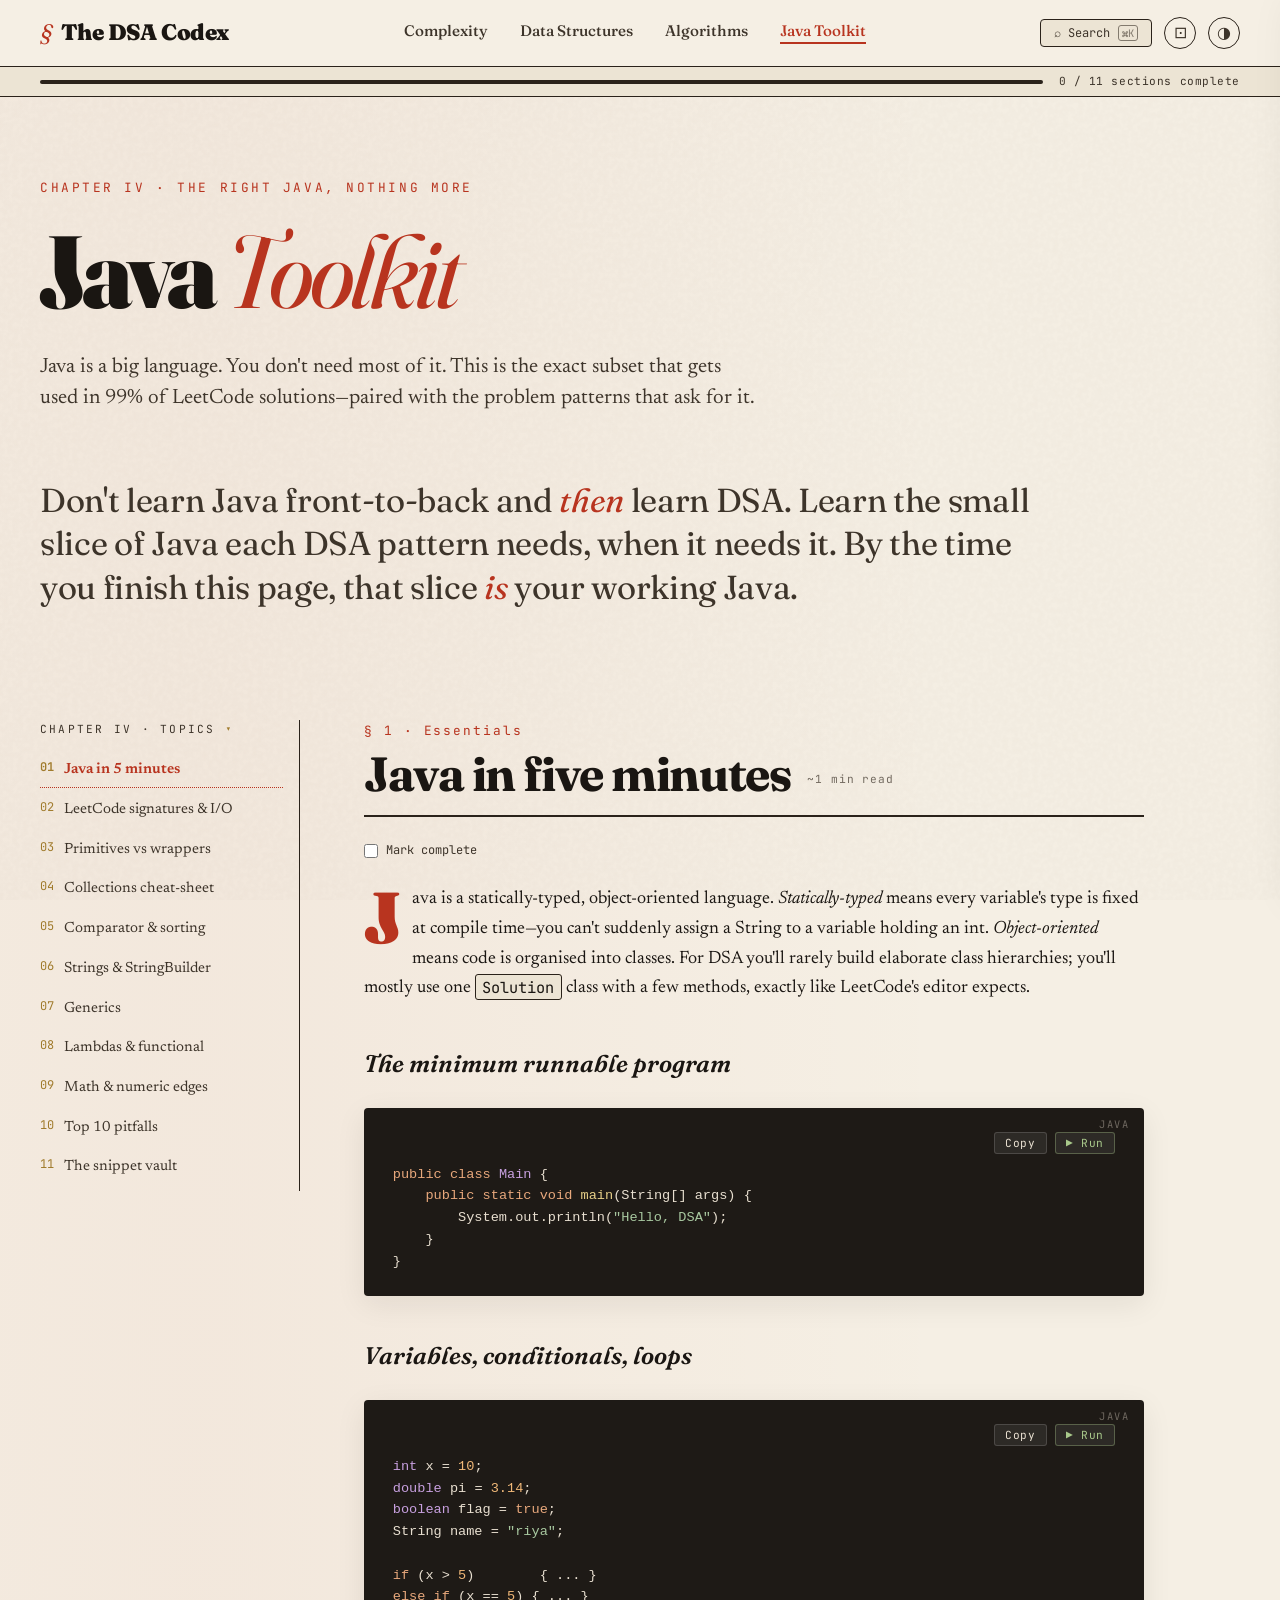
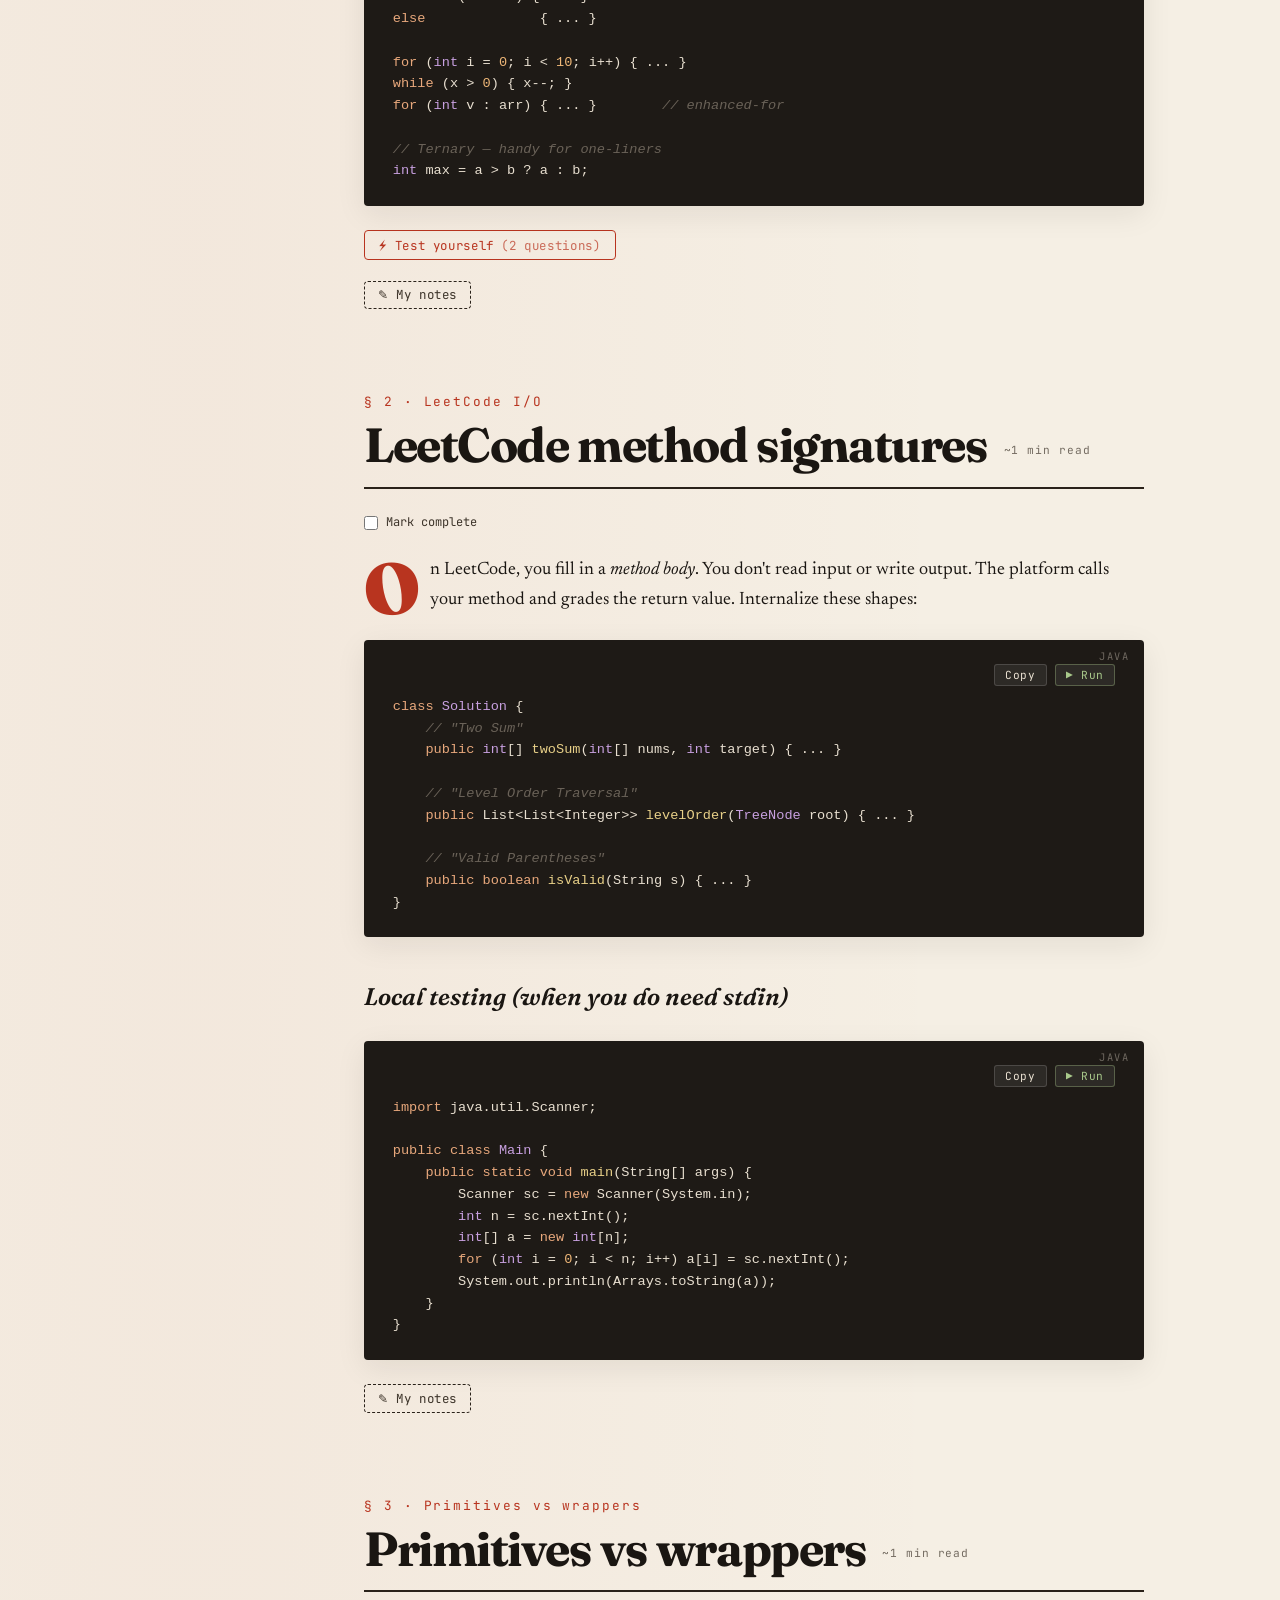
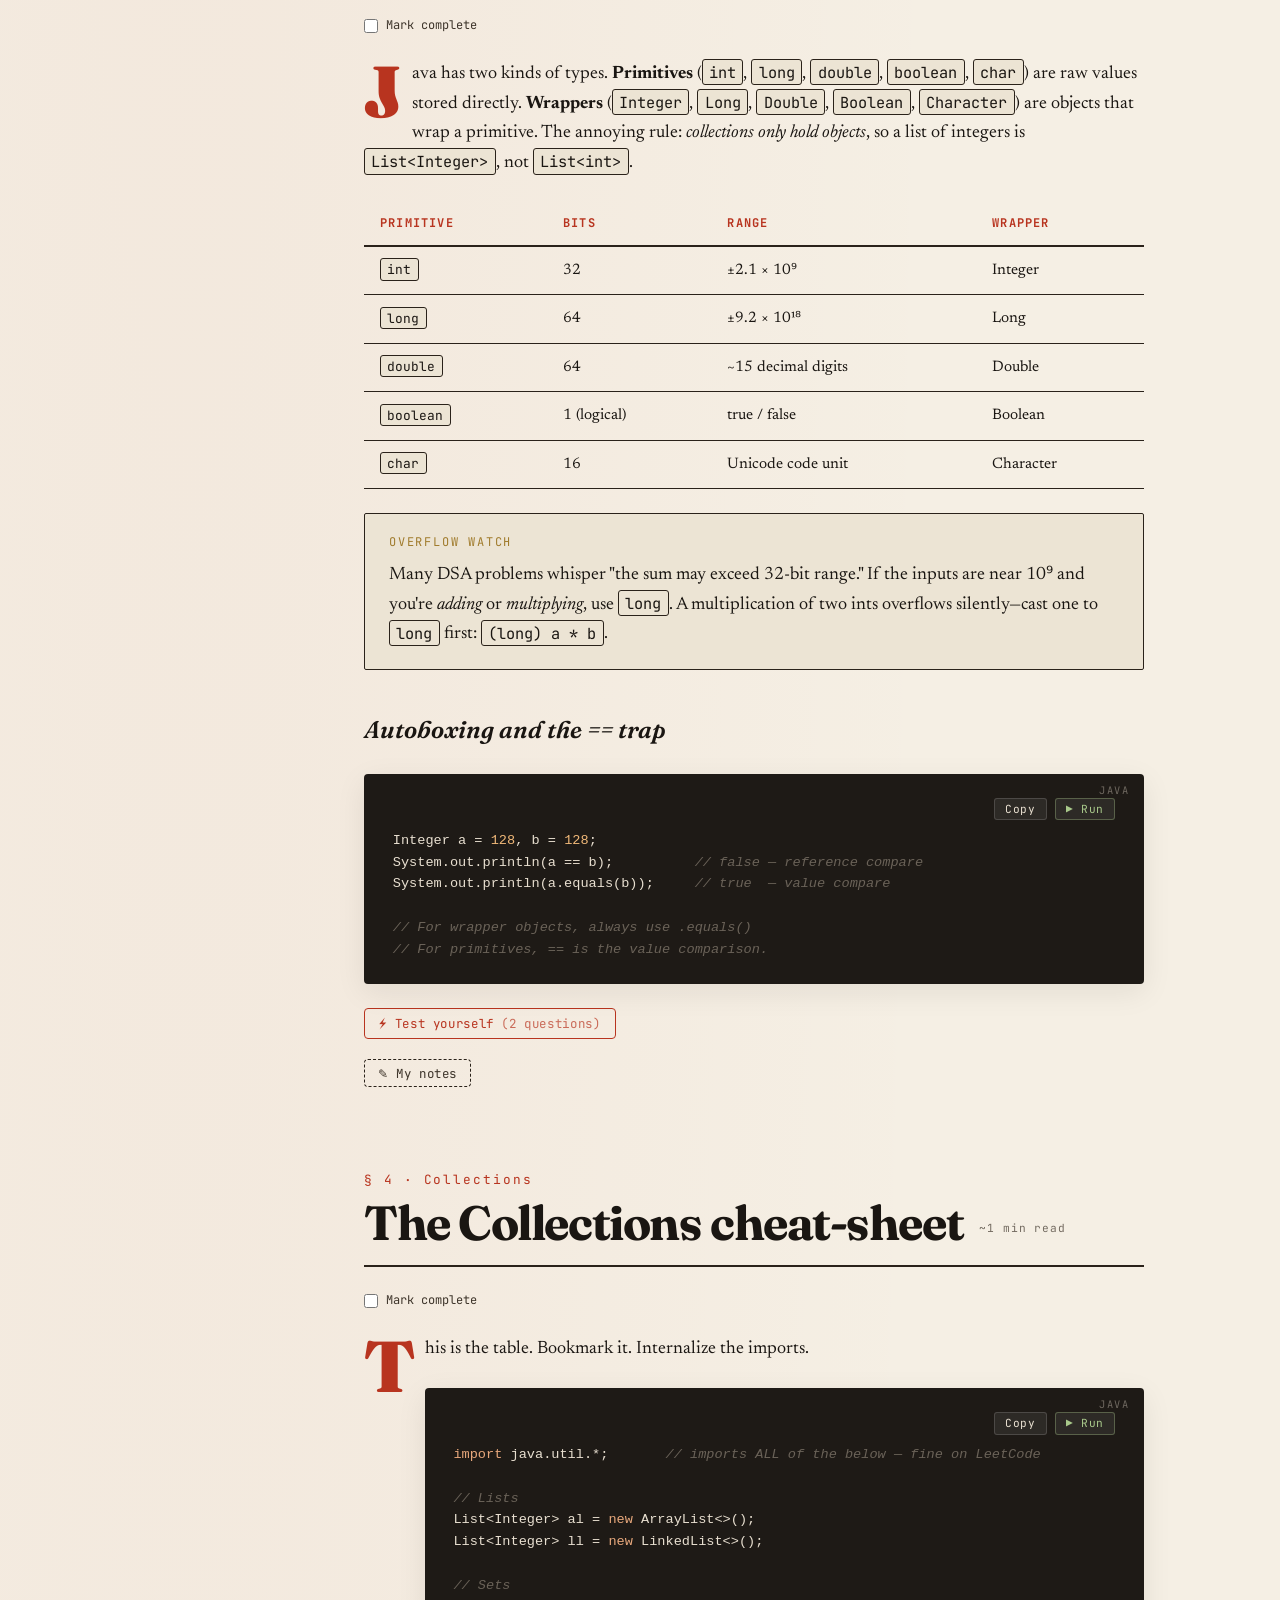
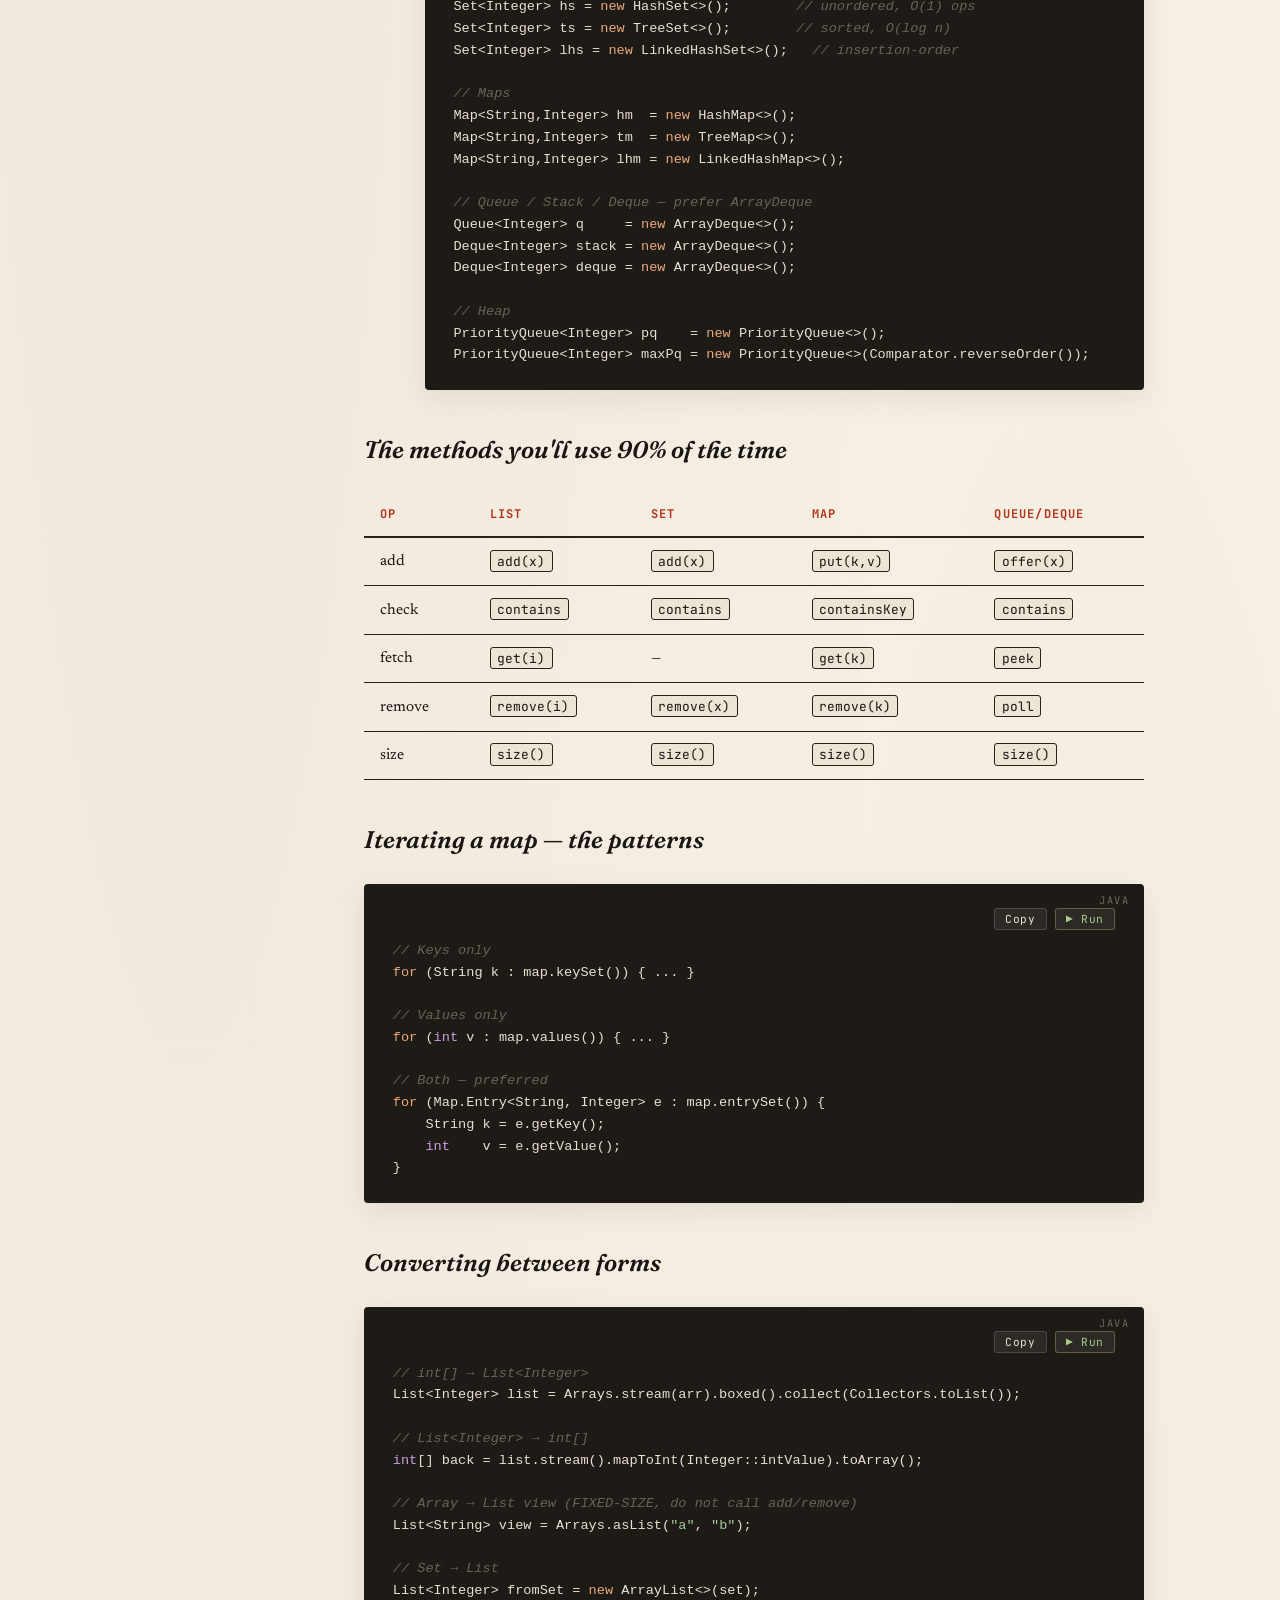
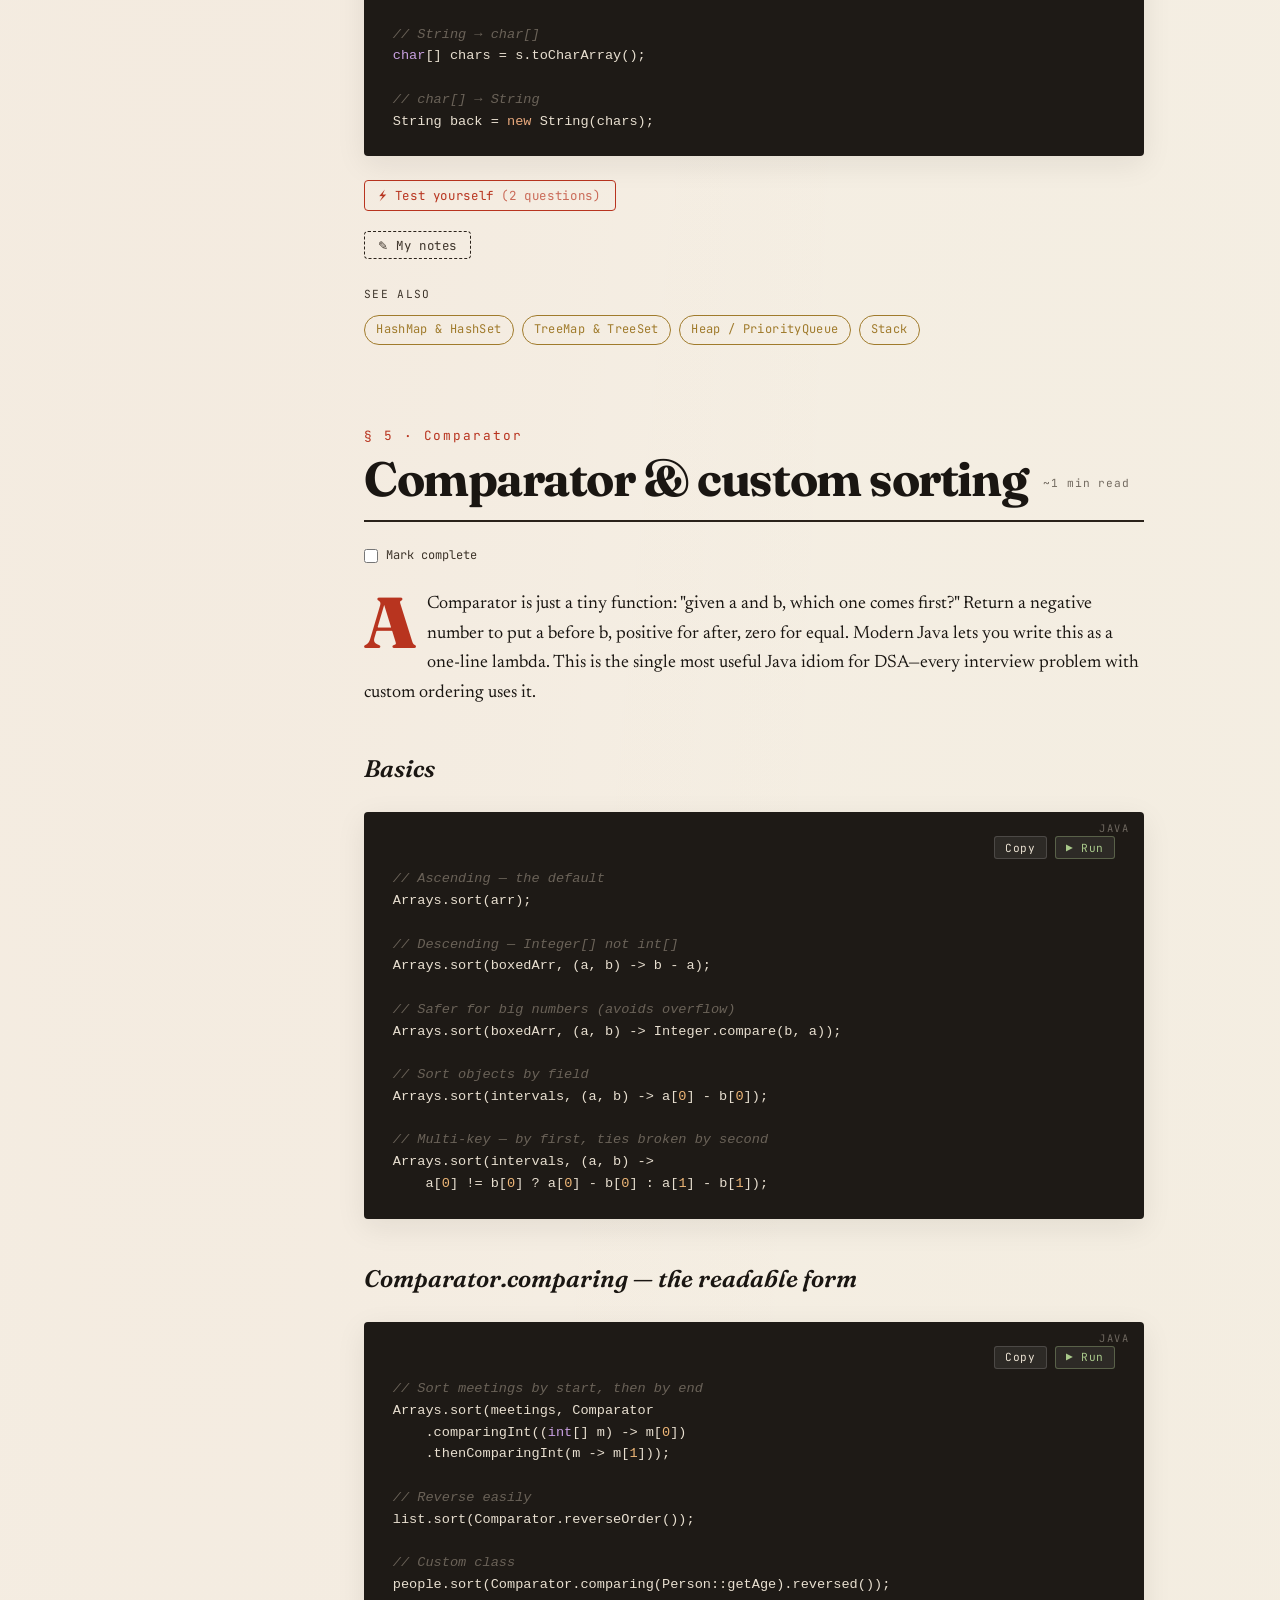
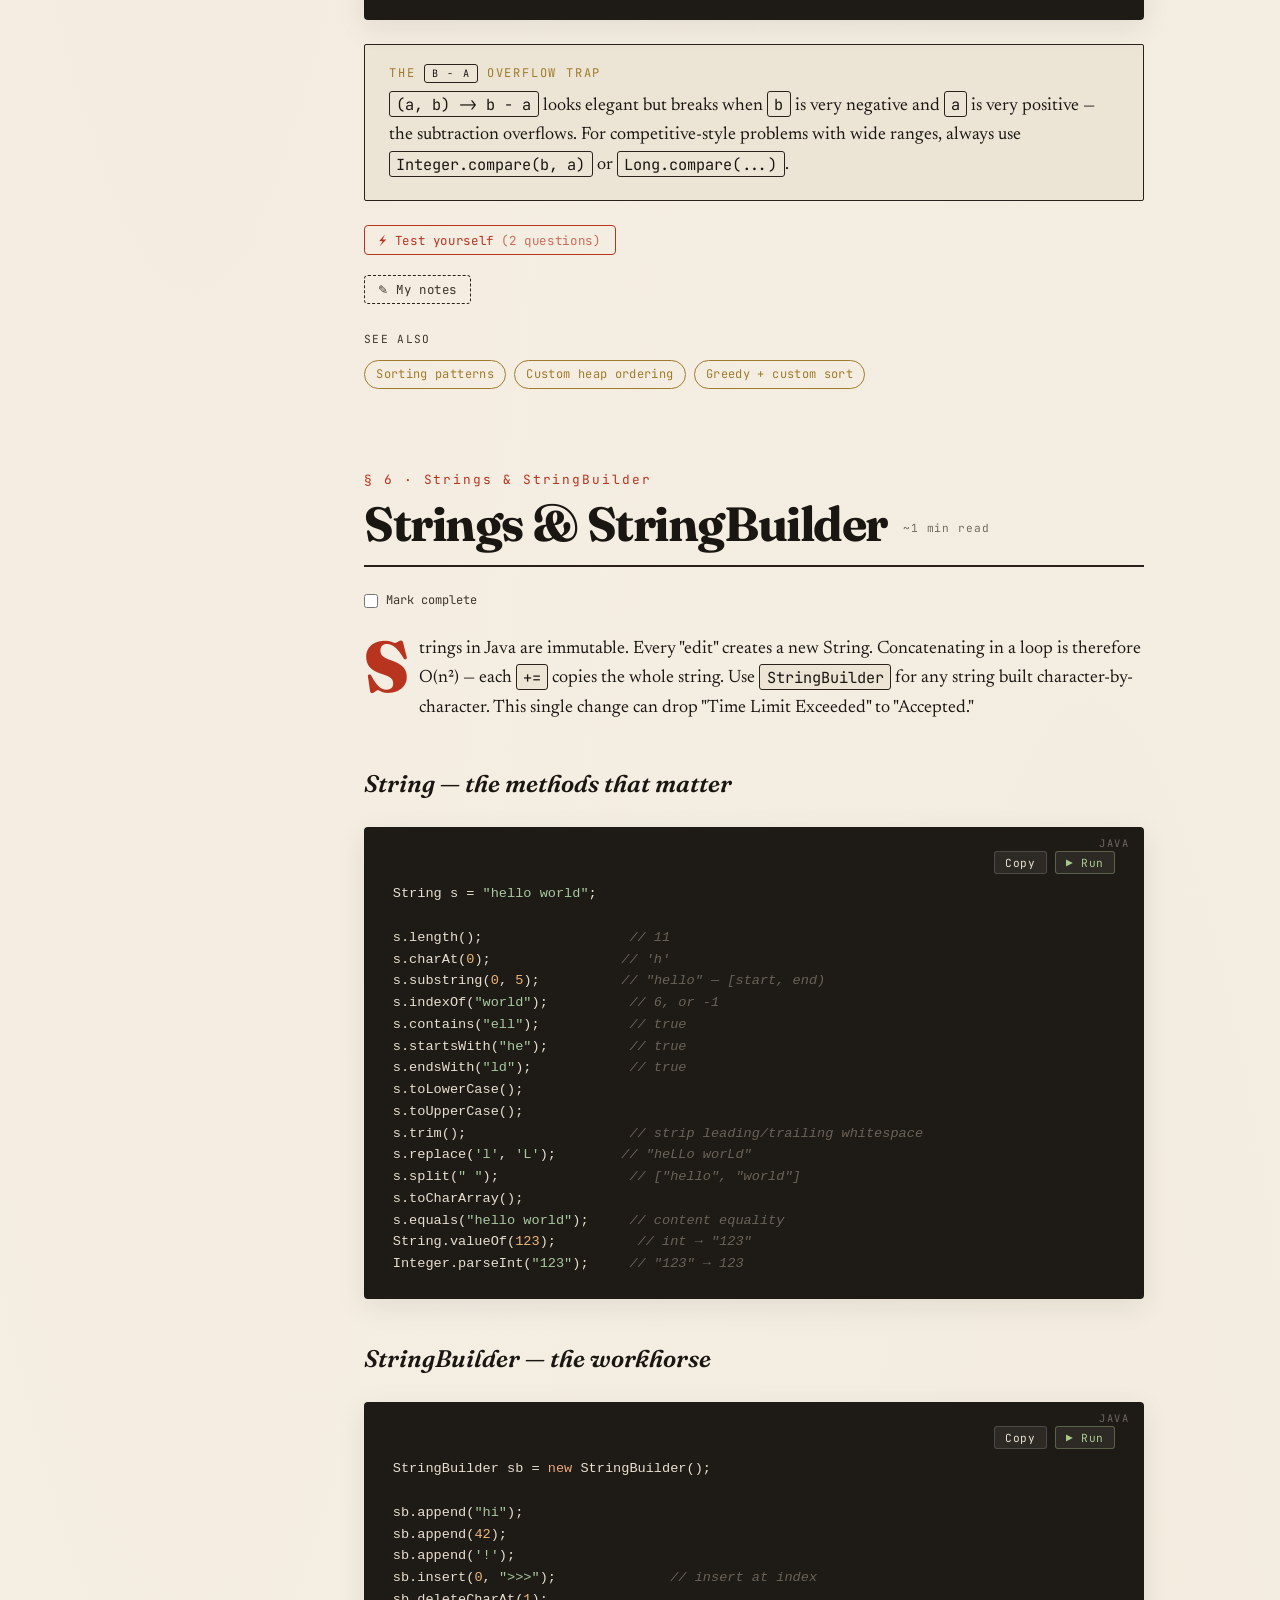
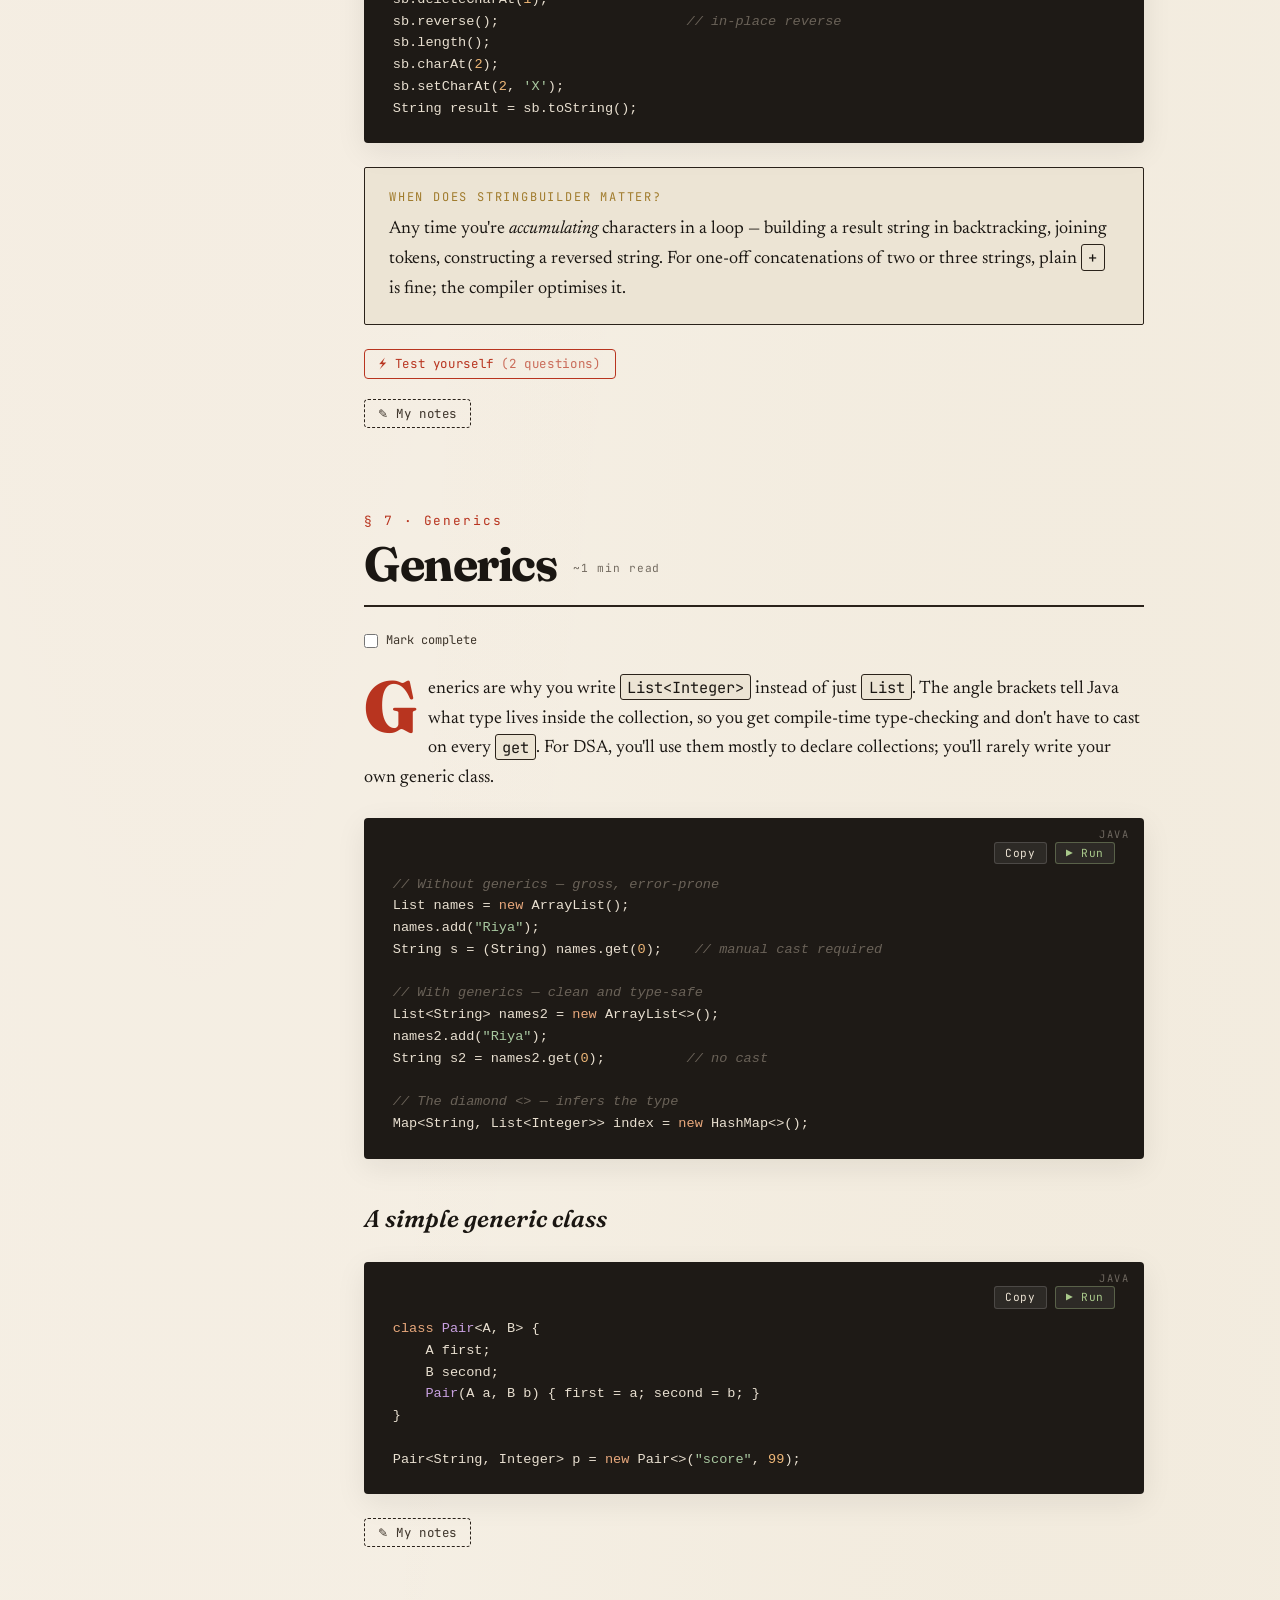
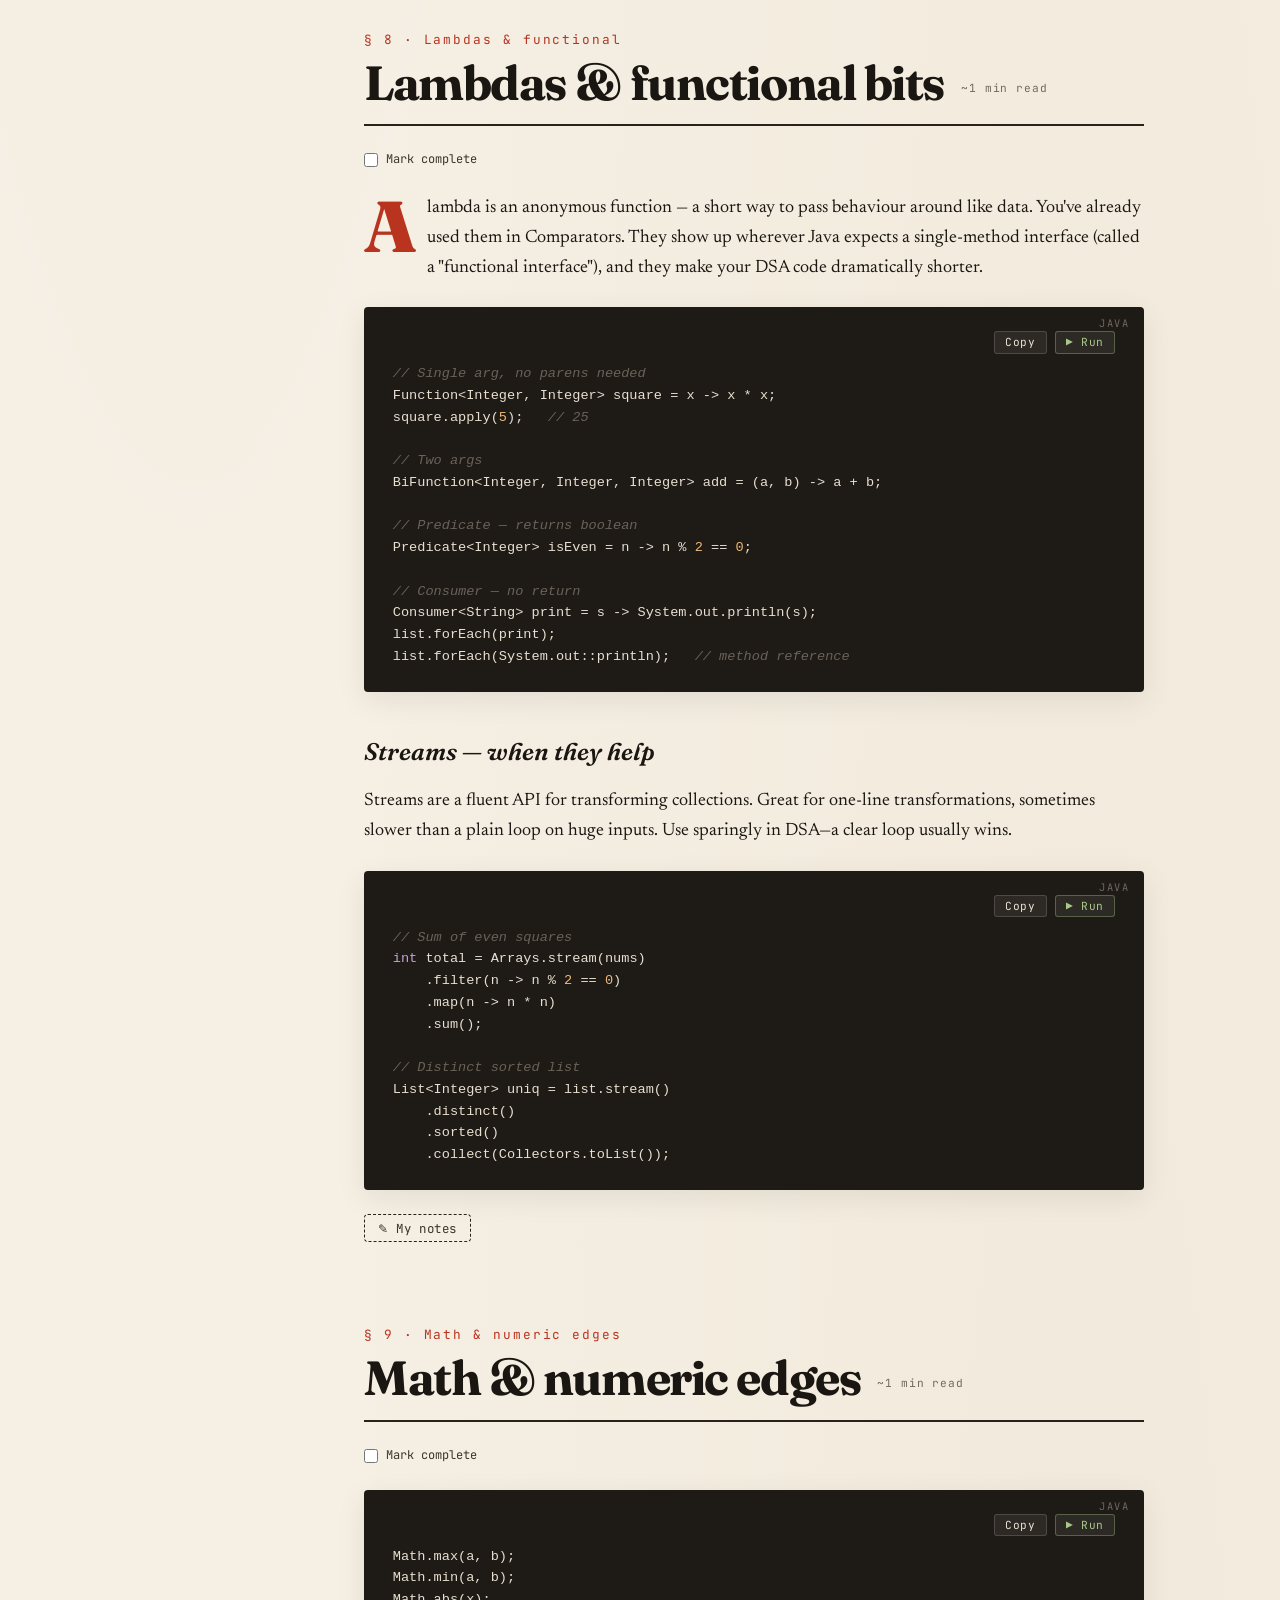
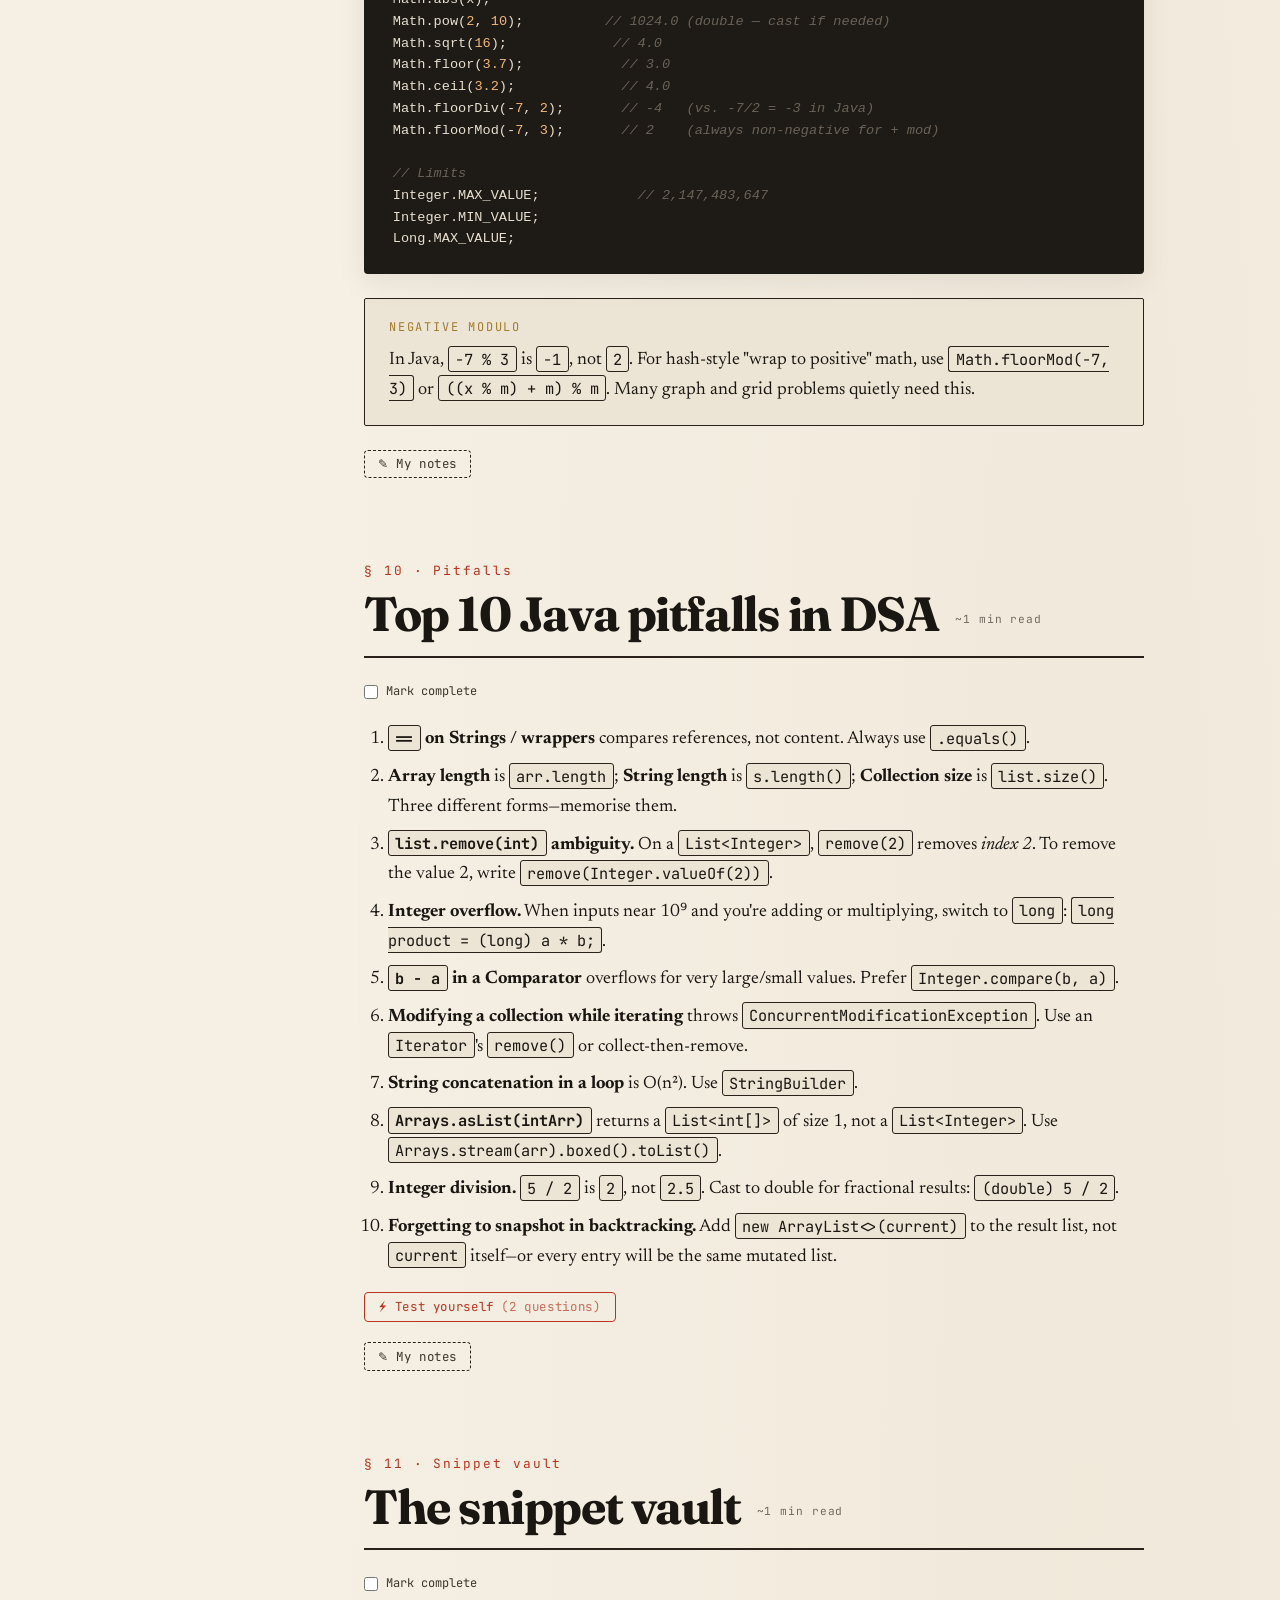
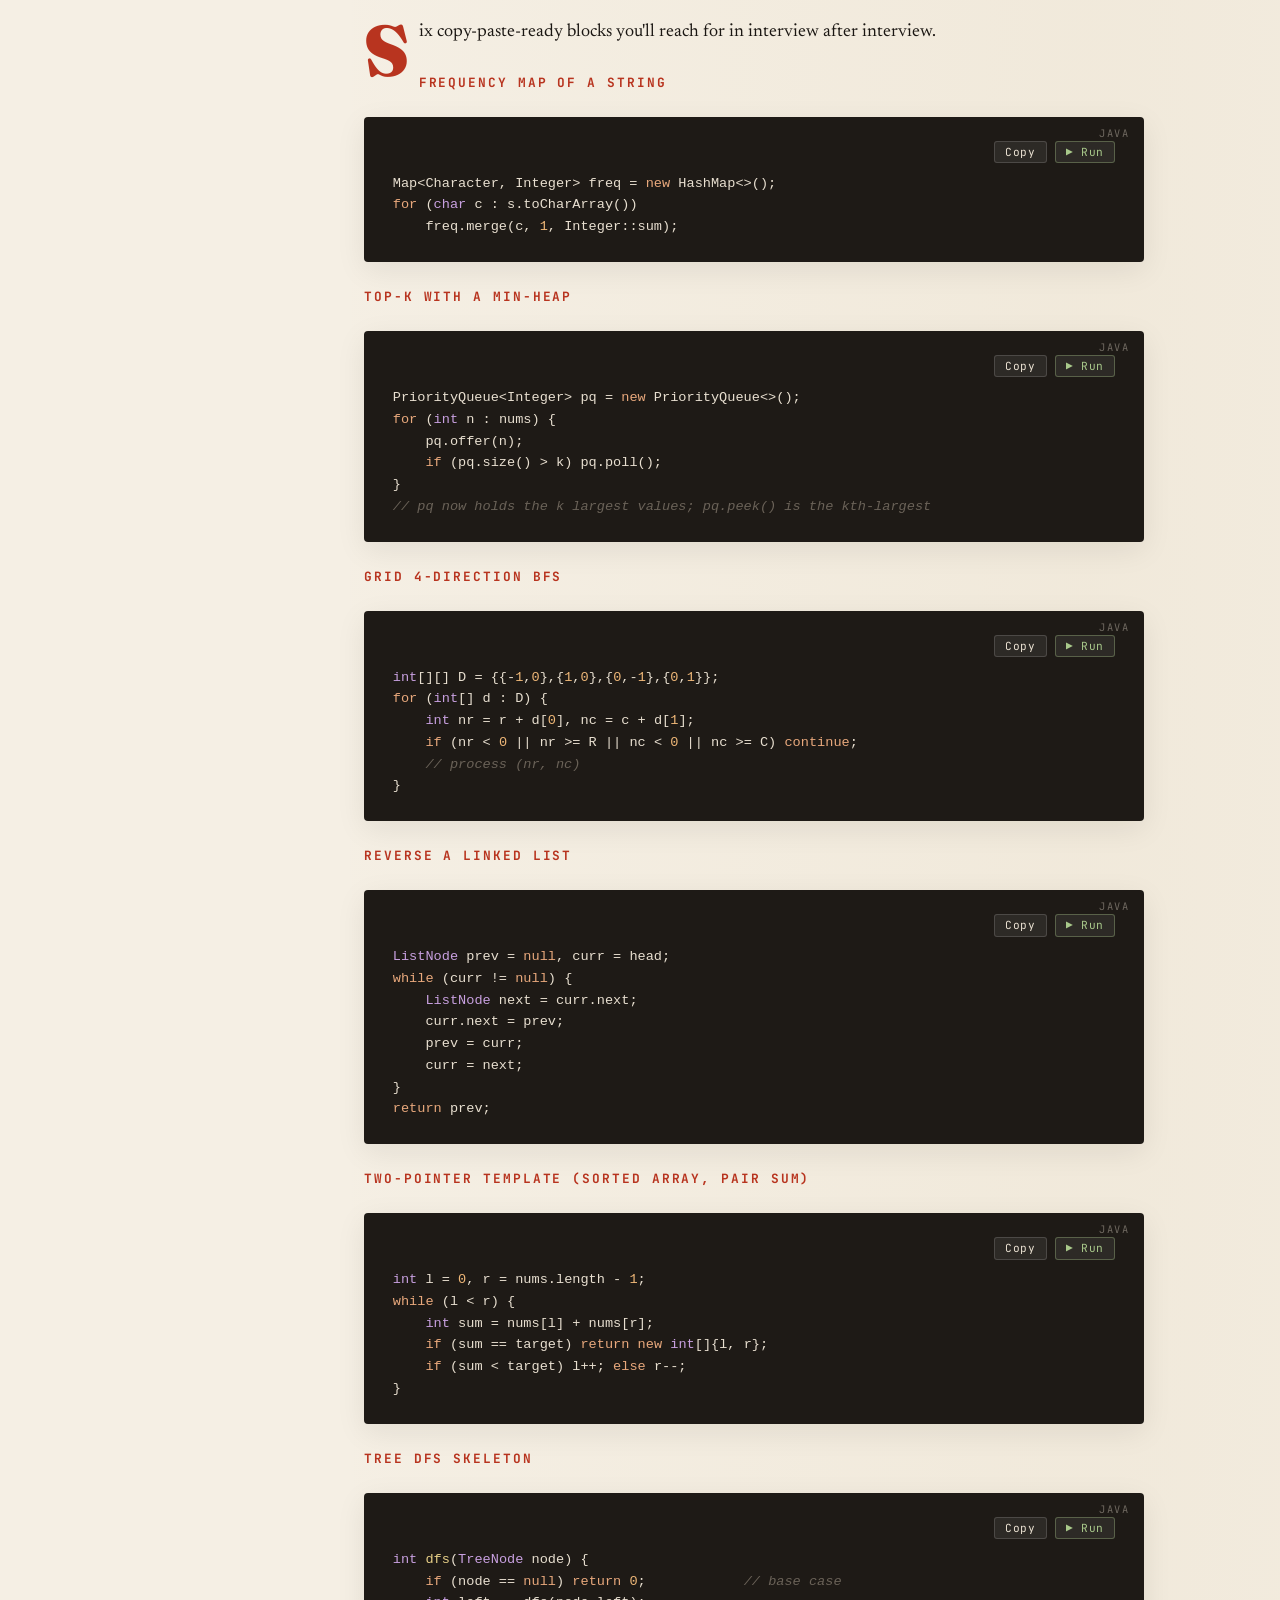
<file: java.html>
<!DOCTYPE html>
<html lang="en">
<head>
<meta charset="UTF-8" />
<meta name="viewport" content="width=device-width, initial-scale=1.0" />
<title>Java Toolkit — The DSA Codex</title>
<link rel="stylesheet" href="styles.css" />
<script>
  (function(){var t=localStorage.getItem('codex-theme')||'light';document.documentElement.setAttribute('data-theme',t);})();
</script>
</head>
<body>

<nav class="topbar">
  <a href="index.html" class="brand">The DSA Codex</a>
  <ul class="nav-links">
    <li><a href="index.html">Complexity</a></li>
    <li><a href="data-structures.html">Data Structures</a></li>
    <li><a href="algorithms.html">Algorithms</a></li>
    <li><a href="java.html" class="active">Java Toolkit</a></li>
  </ul>
  <div class="nav-right">
    <button id="search-btn" title="Search (Ctrl+K / ⌘K)">⌕ Search <span class="kbd">⌘K</span></button>
    <button id="focus-btn" title="Distraction-free reading">⊡</button>
    <button id="theme-toggle" title="Toggle dark mode">◑</button>
  </div>
</nav>

<div class="progress-strip">
  <div class="progress-bar-track"><div id="progress-bar-fill"></div></div>
  <span id="progress-label">0 / 11 sections complete</span>
</div>

<!-- Search overlay -->
<div id="search-overlay">
  <div class="search-box">
    <input id="search-input" type="text" placeholder="Search all chapters…" autocomplete="off" spellcheck="false" />
    <div id="search-results"><p class="search-hint">Type to search across all chapters…</p></div>
  </div>
</div>

<header class="hero">
  <div class="hero-eyebrow">Chapter IV · The right Java, nothing more</div>
  <h1>Java <em>Toolkit</em></h1>
  <p class="hero-sub">Java is a big language. You don't need most of it. This is the exact subset that gets used in 99% of LeetCode solutions—paired with the problem patterns that ask for it.</p>
</header>

<section class="manifesto">
  <p>
    Don't learn Java front-to-back and <em>then</em> learn DSA. Learn the small slice of Java each DSA pattern needs, when it needs it. By the time you finish this page, that slice <em>is</em> your working Java.
  </p>
</section>

<div class="layout">

<aside class="toc">
  <div class="toc-title">Chapter IV · Topics</div>
  <ol>
    <li><a href="#essentials">Java in 5 minutes</a></li>
    <li><a href="#io">LeetCode signatures & I/O</a></li>
    <li><a href="#primitives">Primitives vs wrappers</a></li>
    <li><a href="#collections">Collections cheat-sheet</a></li>
    <li><a href="#comparator">Comparator & sorting</a></li>
    <li><a href="#strings">Strings & StringBuilder</a></li>
    <li><a href="#generics">Generics</a></li>
    <li><a href="#lambdas">Lambdas & functional</a></li>
    <li><a href="#math">Math & numeric edges</a></li>
    <li><a href="#pitfalls">Top 10 pitfalls</a></li>
    <li><a href="#snippets">The snippet vault</a></li>
  </ol>
</aside>

<article class="content">

<!-- ============ ESSENTIALS ============ -->
<section class="topic" id="essentials">
  <div class="section-number">§ 1 · Essentials</div>
  <h2 class="topic-title">Java in five minutes</h2>
  <p class="dropcap">Java is a statically-typed, object-oriented language. <em>Statically-typed</em> means every variable's type is fixed at compile time—you can't suddenly assign a String to a variable holding an int. <em>Object-oriented</em> means code is organised into classes. For DSA you'll rarely build elaborate class hierarchies; you'll mostly use one <code class="inline">Solution</code> class with a few methods, exactly like LeetCode's editor expects.</p>

  <h3 class="subhead">The minimum runnable program</h3>
  <div class="code-block" data-lang="java">
<pre><code><span class="tok-kw">public</span> <span class="tok-kw">class</span> <span class="tok-typ">Main</span> {
    <span class="tok-kw">public</span> <span class="tok-kw">static</span> <span class="tok-kw">void</span> <span class="tok-fn">main</span>(String[] args) {
        System.out.println(<span class="tok-str">"Hello, DSA"</span>);
    }
}</code></pre>
  </div>

  <h3 class="subhead">Variables, conditionals, loops</h3>
  <div class="code-block" data-lang="java">
<pre><code><span class="tok-typ">int</span> x = <span class="tok-num">10</span>;
<span class="tok-typ">double</span> pi = <span class="tok-num">3.14</span>;
<span class="tok-typ">boolean</span> flag = <span class="tok-kw">true</span>;
String name = <span class="tok-str">"riya"</span>;

<span class="tok-kw">if</span> (x &gt; <span class="tok-num">5</span>)        { ... }
<span class="tok-kw">else</span> <span class="tok-kw">if</span> (x == <span class="tok-num">5</span>) { ... }
<span class="tok-kw">else</span>              { ... }

<span class="tok-kw">for</span> (<span class="tok-typ">int</span> i = <span class="tok-num">0</span>; i &lt; <span class="tok-num">10</span>; i++) { ... }
<span class="tok-kw">while</span> (x &gt; <span class="tok-num">0</span>) { x--; }
<span class="tok-kw">for</span> (<span class="tok-typ">int</span> v : arr) { ... }        <span class="tok-com">// enhanced-for</span>

<span class="tok-com">// Ternary — handy for one-liners</span>
<span class="tok-typ">int</span> max = a &gt; b ? a : b;</code></pre>
  </div>
</section>

<!-- ============ I/O ============ -->
<section class="topic" id="io">
  <div class="section-number">§ 2 · LeetCode I/O</div>
  <h2 class="topic-title">LeetCode method signatures</h2>
  <p>On LeetCode, you fill in a <em>method body</em>. You don't read input or write output. The platform calls your method and grades the return value. Internalize these shapes:</p>

  <div class="code-block" data-lang="java">
<pre><code><span class="tok-kw">class</span> <span class="tok-typ">Solution</span> {
    <span class="tok-com">// "Two Sum"</span>
    <span class="tok-kw">public</span> <span class="tok-typ">int</span>[] <span class="tok-fn">twoSum</span>(<span class="tok-typ">int</span>[] nums, <span class="tok-typ">int</span> target) { ... }

    <span class="tok-com">// "Level Order Traversal"</span>
    <span class="tok-kw">public</span> List&lt;List&lt;Integer&gt;&gt; <span class="tok-fn">levelOrder</span>(<span class="tok-typ">TreeNode</span> root) { ... }

    <span class="tok-com">// "Valid Parentheses"</span>
    <span class="tok-kw">public</span> <span class="tok-kw">boolean</span> <span class="tok-fn">isValid</span>(String s) { ... }
}</code></pre>
  </div>

  <h3 class="subhead">Local testing (when you do need stdin)</h3>
  <div class="code-block" data-lang="java">
<pre><code><span class="tok-kw">import</span> java.util.Scanner;

<span class="tok-kw">public</span> <span class="tok-kw">class</span> <span class="tok-typ">Main</span> {
    <span class="tok-kw">public</span> <span class="tok-kw">static</span> <span class="tok-kw">void</span> <span class="tok-fn">main</span>(String[] args) {
        Scanner sc = <span class="tok-kw">new</span> Scanner(System.in);
        <span class="tok-typ">int</span> n = sc.nextInt();
        <span class="tok-typ">int</span>[] a = <span class="tok-kw">new</span> <span class="tok-typ">int</span>[n];
        <span class="tok-kw">for</span> (<span class="tok-typ">int</span> i = <span class="tok-num">0</span>; i &lt; n; i++) a[i] = sc.nextInt();
        System.out.println(Arrays.toString(a));
    }
}</code></pre>
  </div>
</section>

<!-- ============ PRIMITIVES ============ -->
<section class="topic" id="primitives">
  <div class="section-number">§ 3 · Primitives vs wrappers</div>
  <h2 class="topic-title">Primitives vs wrappers</h2>
  <p class="dropcap">Java has two kinds of types. <strong>Primitives</strong> (<code class="inline">int</code>, <code class="inline">long</code>, <code class="inline">double</code>, <code class="inline">boolean</code>, <code class="inline">char</code>) are raw values stored directly. <strong>Wrappers</strong> (<code class="inline">Integer</code>, <code class="inline">Long</code>, <code class="inline">Double</code>, <code class="inline">Boolean</code>, <code class="inline">Character</code>) are objects that wrap a primitive. The annoying rule: <em>collections only hold objects</em>, so a list of integers is <code class="inline">List&lt;Integer&gt;</code>, not <code class="inline">List&lt;int&gt;</code>.</p>

  <table class="complexity">
    <thead><tr><th>Primitive</th><th>Bits</th><th>Range</th><th>Wrapper</th></tr></thead>
    <tbody>
      <tr><td><code class="inline">int</code></td><td>32</td><td>±2.1 × 10⁹</td><td>Integer</td></tr>
      <tr><td><code class="inline">long</code></td><td>64</td><td>±9.2 × 10¹⁸</td><td>Long</td></tr>
      <tr><td><code class="inline">double</code></td><td>64</td><td>~15 decimal digits</td><td>Double</td></tr>
      <tr><td><code class="inline">boolean</code></td><td>1 (logical)</td><td>true / false</td><td>Boolean</td></tr>
      <tr><td><code class="inline">char</code></td><td>16</td><td>Unicode code unit</td><td>Character</td></tr>
    </tbody>
  </table>

  <div class="callout">
    <div class="callout-title">Overflow watch</div>
    Many DSA problems whisper "the sum may exceed 32-bit range." If the inputs are near 10⁹ and you're <em>adding</em> or <em>multiplying</em>, use <code class="inline">long</code>. A multiplication of two ints overflows silently—cast one to <code class="inline">long</code> first: <code class="inline">(long) a * b</code>.
  </div>

  <h3 class="subhead">Autoboxing and the == trap</h3>
  <div class="code-block" data-lang="java">
<pre><code>Integer a = <span class="tok-num">128</span>, b = <span class="tok-num">128</span>;
System.out.println(a == b);          <span class="tok-com">// false — reference compare</span>
System.out.println(a.equals(b));     <span class="tok-com">// true  — value compare

// For wrapper objects, always use .equals()
// For primitives, == is the value comparison.</span></code></pre>
  </div>
</section>

<!-- ============ COLLECTIONS ============ -->
<section class="topic" id="collections">
  <div class="section-number">§ 4 · Collections</div>
  <h2 class="topic-title">The Collections cheat-sheet</h2>
  <p>This is the table. Bookmark it. Internalize the imports.</p>

  <div class="code-block" data-lang="java">
<pre><code><span class="tok-kw">import</span> java.util.*;       <span class="tok-com">// imports ALL of the below — fine on LeetCode</span>

<span class="tok-com">// Lists</span>
List&lt;Integer&gt; al = <span class="tok-kw">new</span> ArrayList&lt;&gt;();
List&lt;Integer&gt; ll = <span class="tok-kw">new</span> LinkedList&lt;&gt;();

<span class="tok-com">// Sets</span>
Set&lt;Integer&gt; hs = <span class="tok-kw">new</span> HashSet&lt;&gt;();        <span class="tok-com">// unordered, O(1) ops</span>
Set&lt;Integer&gt; ts = <span class="tok-kw">new</span> TreeSet&lt;&gt;();        <span class="tok-com">// sorted, O(log n)</span>
Set&lt;Integer&gt; lhs = <span class="tok-kw">new</span> LinkedHashSet&lt;&gt;();   <span class="tok-com">// insertion-order</span>

<span class="tok-com">// Maps</span>
Map&lt;String,Integer&gt; hm  = <span class="tok-kw">new</span> HashMap&lt;&gt;();
Map&lt;String,Integer&gt; tm  = <span class="tok-kw">new</span> TreeMap&lt;&gt;();
Map&lt;String,Integer&gt; lhm = <span class="tok-kw">new</span> LinkedHashMap&lt;&gt;();

<span class="tok-com">// Queue / Stack / Deque — prefer ArrayDeque</span>
Queue&lt;Integer&gt; q     = <span class="tok-kw">new</span> ArrayDeque&lt;&gt;();
Deque&lt;Integer&gt; stack = <span class="tok-kw">new</span> ArrayDeque&lt;&gt;();
Deque&lt;Integer&gt; deque = <span class="tok-kw">new</span> ArrayDeque&lt;&gt;();

<span class="tok-com">// Heap</span>
PriorityQueue&lt;Integer&gt; pq    = <span class="tok-kw">new</span> PriorityQueue&lt;&gt;();
PriorityQueue&lt;Integer&gt; maxPq = <span class="tok-kw">new</span> PriorityQueue&lt;&gt;(Comparator.reverseOrder());</code></pre>
  </div>

  <h3 class="subhead">The methods you'll use 90% of the time</h3>
  <table class="complexity">
    <thead><tr><th>Op</th><th>List</th><th>Set</th><th>Map</th><th>Queue/Deque</th></tr></thead>
    <tbody>
      <tr><td>add</td><td><code class="inline">add(x)</code></td><td><code class="inline">add(x)</code></td><td><code class="inline">put(k,v)</code></td><td><code class="inline">offer(x)</code></td></tr>
      <tr><td>check</td><td><code class="inline">contains</code></td><td><code class="inline">contains</code></td><td><code class="inline">containsKey</code></td><td><code class="inline">contains</code></td></tr>
      <tr><td>fetch</td><td><code class="inline">get(i)</code></td><td>—</td><td><code class="inline">get(k)</code></td><td><code class="inline">peek</code></td></tr>
      <tr><td>remove</td><td><code class="inline">remove(i)</code></td><td><code class="inline">remove(x)</code></td><td><code class="inline">remove(k)</code></td><td><code class="inline">poll</code></td></tr>
      <tr><td>size</td><td><code class="inline">size()</code></td><td><code class="inline">size()</code></td><td><code class="inline">size()</code></td><td><code class="inline">size()</code></td></tr>
    </tbody>
  </table>

  <h3 class="subhead">Iterating a map — the patterns</h3>
  <div class="code-block" data-lang="java">
<pre><code><span class="tok-com">// Keys only</span>
<span class="tok-kw">for</span> (String k : map.keySet()) { ... }

<span class="tok-com">// Values only</span>
<span class="tok-kw">for</span> (<span class="tok-typ">int</span> v : map.values()) { ... }

<span class="tok-com">// Both — preferred</span>
<span class="tok-kw">for</span> (Map.Entry&lt;String, Integer&gt; e : map.entrySet()) {
    String k = e.getKey();
    <span class="tok-typ">int</span>    v = e.getValue();
}</code></pre>
  </div>

  <h3 class="subhead">Converting between forms</h3>
  <div class="code-block" data-lang="java">
<pre><code><span class="tok-com">// int[] → List&lt;Integer&gt;</span>
List&lt;Integer&gt; list = Arrays.stream(arr).boxed().collect(Collectors.toList());

<span class="tok-com">// List&lt;Integer&gt; → int[]</span>
<span class="tok-typ">int</span>[] back = list.stream().mapToInt(Integer::intValue).toArray();

<span class="tok-com">// Array → List view (FIXED-SIZE, do not call add/remove)</span>
List&lt;String&gt; view = Arrays.asList(<span class="tok-str">"a"</span>, <span class="tok-str">"b"</span>);

<span class="tok-com">// Set → List</span>
List&lt;Integer&gt; fromSet = <span class="tok-kw">new</span> ArrayList&lt;&gt;(set);

<span class="tok-com">// String → char[]</span>
<span class="tok-typ">char</span>[] chars = s.toCharArray();

<span class="tok-com">// char[] → String</span>
String back = <span class="tok-kw">new</span> String(chars);</code></pre>
  </div>
  <div class="cross-links">
    <span class="cross-links-label">See also</span>
    <a class="cross-chip" href="data-structures.html#hashmap">HashMap & HashSet</a>
    <a class="cross-chip" href="data-structures.html#treemap">TreeMap & TreeSet</a>
    <a class="cross-chip" href="data-structures.html#heap">Heap / PriorityQueue</a>
    <a class="cross-chip" href="data-structures.html#stack">Stack</a>
  </div>
</section>

<!-- ============ COMPARATOR ============ -->
<section class="topic" id="comparator">
  <div class="section-number">§ 5 · Comparator</div>
  <h2 class="topic-title">Comparator & custom sorting</h2>
  <p class="dropcap">A Comparator is just a tiny function: "given a and b, which one comes first?" Return a negative number to put a before b, positive for after, zero for equal. Modern Java lets you write this as a one-line lambda. This is the single most useful Java idiom for DSA—every interview problem with custom ordering uses it.</p>

  <h3 class="subhead">Basics</h3>
  <div class="code-block" data-lang="java">
<pre><code><span class="tok-com">// Ascending — the default</span>
Arrays.sort(arr);

<span class="tok-com">// Descending — Integer[] not int[]</span>
Arrays.sort(boxedArr, (a, b) -&gt; b - a);

<span class="tok-com">// Safer for big numbers (avoids overflow)</span>
Arrays.sort(boxedArr, (a, b) -&gt; Integer.compare(b, a));

<span class="tok-com">// Sort objects by field</span>
Arrays.sort(intervals, (a, b) -&gt; a[<span class="tok-num">0</span>] - b[<span class="tok-num">0</span>]);

<span class="tok-com">// Multi-key — by first, ties broken by second</span>
Arrays.sort(intervals, (a, b) -&gt;
    a[<span class="tok-num">0</span>] != b[<span class="tok-num">0</span>] ? a[<span class="tok-num">0</span>] - b[<span class="tok-num">0</span>] : a[<span class="tok-num">1</span>] - b[<span class="tok-num">1</span>]);</code></pre>
  </div>

  <h3 class="subhead">Comparator.comparing — the readable form</h3>
  <div class="code-block" data-lang="java">
<pre><code><span class="tok-com">// Sort meetings by start, then by end</span>
Arrays.sort(meetings, Comparator
    .comparingInt((<span class="tok-typ">int</span>[] m) -&gt; m[<span class="tok-num">0</span>])
    .thenComparingInt(m -&gt; m[<span class="tok-num">1</span>]));

<span class="tok-com">// Reverse easily</span>
list.sort(Comparator.reverseOrder());

<span class="tok-com">// Custom class</span>
people.sort(Comparator.comparing(Person::getAge).reversed());</code></pre>
  </div>

  <div class="callout">
    <div class="callout-title">The <code class="inline">b - a</code> overflow trap</div>
    <code class="inline">(a, b) -&gt; b - a</code> looks elegant but breaks when <code class="inline">b</code> is very negative and <code class="inline">a</code> is very positive — the subtraction overflows. For competitive-style problems with wide ranges, always use <code class="inline">Integer.compare(b, a)</code> or <code class="inline">Long.compare(...)</code>.
  </div>
  <div class="cross-links">
    <span class="cross-links-label">See also</span>
    <a class="cross-chip" href="algorithms.html#sorting">Sorting patterns</a>
    <a class="cross-chip" href="data-structures.html#heap">Custom heap ordering</a>
    <a class="cross-chip" href="algorithms.html#greedy">Greedy + custom sort</a>
  </div>
</section>

<!-- ============ STRINGS ============ -->
<section class="topic" id="strings">
  <div class="section-number">§ 6 · Strings & StringBuilder</div>
  <h2 class="topic-title">Strings & StringBuilder</h2>
  <p class="dropcap">Strings in Java are immutable. Every "edit" creates a new String. Concatenating in a loop is therefore O(n²) — each <code class="inline">+=</code> copies the whole string. Use <code class="inline">StringBuilder</code> for any string built character-by-character. This single change can drop "Time Limit Exceeded" to "Accepted."</p>

  <h3 class="subhead">String — the methods that matter</h3>
  <div class="code-block" data-lang="java">
<pre><code>String s = <span class="tok-str">"hello world"</span>;

s.length();                  <span class="tok-com">// 11</span>
s.charAt(<span class="tok-num">0</span>);                <span class="tok-com">// 'h'</span>
s.substring(<span class="tok-num">0</span>, <span class="tok-num">5</span>);          <span class="tok-com">// "hello" — [start, end)</span>
s.indexOf(<span class="tok-str">"world"</span>);          <span class="tok-com">// 6, or -1</span>
s.contains(<span class="tok-str">"ell"</span>);           <span class="tok-com">// true</span>
s.startsWith(<span class="tok-str">"he"</span>);          <span class="tok-com">// true</span>
s.endsWith(<span class="tok-str">"ld"</span>);            <span class="tok-com">// true</span>
s.toLowerCase();
s.toUpperCase();
s.trim();                    <span class="tok-com">// strip leading/trailing whitespace</span>
s.replace(<span class="tok-str">'l'</span>, <span class="tok-str">'L'</span>);        <span class="tok-com">// "heLLo worLd"</span>
s.split(<span class="tok-str">" "</span>);                <span class="tok-com">// ["hello", "world"]</span>
s.toCharArray();
s.equals(<span class="tok-str">"hello world"</span>);     <span class="tok-com">// content equality</span>
String.valueOf(<span class="tok-num">123</span>);          <span class="tok-com">// int → "123"</span>
Integer.parseInt(<span class="tok-str">"123"</span>);     <span class="tok-com">// "123" → 123</span></code></pre>
  </div>

  <h3 class="subhead">StringBuilder — the workhorse</h3>
  <div class="code-block" data-lang="java">
<pre><code>StringBuilder sb = <span class="tok-kw">new</span> StringBuilder();

sb.append(<span class="tok-str">"hi"</span>);
sb.append(<span class="tok-num">42</span>);
sb.append(<span class="tok-str">'!'</span>);
sb.insert(<span class="tok-num">0</span>, <span class="tok-str">">>>"</span>);              <span class="tok-com">// insert at index</span>
sb.deleteCharAt(<span class="tok-num">1</span>);
sb.reverse();                       <span class="tok-com">// in-place reverse</span>
sb.length();
sb.charAt(<span class="tok-num">2</span>);
sb.setCharAt(<span class="tok-num">2</span>, <span class="tok-str">'X'</span>);
String result = sb.toString();</code></pre>
  </div>

  <div class="callout">
    <div class="callout-title">When does StringBuilder matter?</div>
    Any time you're <em>accumulating</em> characters in a loop — building a result string in backtracking, joining tokens, constructing a reversed string. For one-off concatenations of two or three strings, plain <code class="inline">+</code> is fine; the compiler optimises it.
  </div>
</section>

<!-- ============ GENERICS ============ -->
<section class="topic" id="generics">
  <div class="section-number">§ 7 · Generics</div>
  <h2 class="topic-title">Generics</h2>
  <p class="dropcap">Generics are why you write <code class="inline">List&lt;Integer&gt;</code> instead of just <code class="inline">List</code>. The angle brackets tell Java what type lives inside the collection, so you get compile-time type-checking and don't have to cast on every <code class="inline">get</code>. For DSA, you'll use them mostly to declare collections; you'll rarely write your own generic class.</p>

  <div class="code-block" data-lang="java">
<pre><code><span class="tok-com">// Without generics — gross, error-prone</span>
List names = <span class="tok-kw">new</span> ArrayList();
names.add(<span class="tok-str">"Riya"</span>);
String s = (String) names.get(<span class="tok-num">0</span>);    <span class="tok-com">// manual cast required</span>

<span class="tok-com">// With generics — clean and type-safe</span>
List&lt;String&gt; names2 = <span class="tok-kw">new</span> ArrayList&lt;&gt;();
names2.add(<span class="tok-str">"Riya"</span>);
String s2 = names2.get(<span class="tok-num">0</span>);          <span class="tok-com">// no cast</span>

<span class="tok-com">// The diamond &lt;&gt; — infers the type</span>
Map&lt;String, List&lt;Integer&gt;&gt; index = <span class="tok-kw">new</span> HashMap&lt;&gt;();</code></pre>
  </div>

  <h3 class="subhead">A simple generic class</h3>
  <div class="code-block" data-lang="java">
<pre><code><span class="tok-kw">class</span> <span class="tok-typ">Pair</span>&lt;A, B&gt; {
    A first;
    B second;
    <span class="tok-typ">Pair</span>(A a, B b) { first = a; second = b; }
}

Pair&lt;String, Integer&gt; p = <span class="tok-kw">new</span> Pair&lt;&gt;(<span class="tok-str">"score"</span>, <span class="tok-num">99</span>);</code></pre>
  </div>
</section>

<!-- ============ LAMBDAS ============ -->
<section class="topic" id="lambdas">
  <div class="section-number">§ 8 · Lambdas & functional</div>
  <h2 class="topic-title">Lambdas & functional bits</h2>
  <p class="dropcap">A lambda is an anonymous function — a short way to pass behaviour around like data. You've already used them in Comparators. They show up wherever Java expects a single-method interface (called a "functional interface"), and they make your DSA code dramatically shorter.</p>

  <div class="code-block" data-lang="java">
<pre><code><span class="tok-com">// Single arg, no parens needed</span>
Function&lt;Integer, Integer&gt; square = x -&gt; x * x;
square.apply(<span class="tok-num">5</span>);   <span class="tok-com">// 25</span>

<span class="tok-com">// Two args</span>
BiFunction&lt;Integer, Integer, Integer&gt; add = (a, b) -&gt; a + b;

<span class="tok-com">// Predicate — returns boolean</span>
Predicate&lt;Integer&gt; isEven = n -&gt; n % <span class="tok-num">2</span> == <span class="tok-num">0</span>;

<span class="tok-com">// Consumer — no return</span>
Consumer&lt;String&gt; print = s -&gt; System.out.println(s);
list.forEach(print);
list.forEach(System.out::println);   <span class="tok-com">// method reference</span></code></pre>
  </div>

  <h3 class="subhead">Streams — when they help</h3>
  <p>Streams are a fluent API for transforming collections. Great for one-line transformations, sometimes slower than a plain loop on huge inputs. Use sparingly in DSA—a clear loop usually wins.</p>
  <div class="code-block" data-lang="java">
<pre><code><span class="tok-com">// Sum of even squares</span>
<span class="tok-typ">int</span> total = Arrays.stream(nums)
    .filter(n -&gt; n % <span class="tok-num">2</span> == <span class="tok-num">0</span>)
    .map(n -&gt; n * n)
    .sum();

<span class="tok-com">// Distinct sorted list</span>
List&lt;Integer&gt; uniq = list.stream()
    .distinct()
    .sorted()
    .collect(Collectors.toList());</code></pre>
  </div>
</section>

<!-- ============ MATH ============ -->
<section class="topic" id="math">
  <div class="section-number">§ 9 · Math & numeric edges</div>
  <h2 class="topic-title">Math & numeric edges</h2>

  <div class="code-block" data-lang="java">
<pre><code>Math.max(a, b);
Math.min(a, b);
Math.abs(x);
Math.pow(<span class="tok-num">2</span>, <span class="tok-num">10</span>);          <span class="tok-com">// 1024.0 (double — cast if needed)</span>
Math.sqrt(<span class="tok-num">16</span>);             <span class="tok-com">// 4.0</span>
Math.floor(<span class="tok-num">3.7</span>);            <span class="tok-com">// 3.0</span>
Math.ceil(<span class="tok-num">3.2</span>);             <span class="tok-com">// 4.0</span>
Math.floorDiv(-<span class="tok-num">7</span>, <span class="tok-num">2</span>);       <span class="tok-com">// -4   (vs. -7/2 = -3 in Java)</span>
Math.floorMod(-<span class="tok-num">7</span>, <span class="tok-num">3</span>);       <span class="tok-com">// 2    (always non-negative for + mod)</span>

<span class="tok-com">// Limits</span>
Integer.MAX_VALUE;            <span class="tok-com">// 2,147,483,647</span>
Integer.MIN_VALUE;
Long.MAX_VALUE;</code></pre>
  </div>

  <div class="callout">
    <div class="callout-title">Negative modulo</div>
    In Java, <code class="inline">-7 % 3</code> is <code class="inline">-1</code>, not <code class="inline">2</code>. For hash-style "wrap to positive" math, use <code class="inline">Math.floorMod(-7, 3)</code> or <code class="inline">((x % m) + m) % m</code>. Many graph and grid problems quietly need this.
  </div>
</section>

<!-- ============ PITFALLS ============ -->
<section class="topic" id="pitfalls">
  <div class="section-number">§ 10 · Pitfalls</div>
  <h2 class="topic-title">Top 10 Java pitfalls in DSA</h2>

  <ol class="list">
    <li><strong><code class="inline">==</code> on Strings / wrappers</strong> compares references, not content. Always use <code class="inline">.equals()</code>.</li>
    <li><strong>Array length</strong> is <code class="inline">arr.length</code>; <strong>String length</strong> is <code class="inline">s.length()</code>; <strong>Collection size</strong> is <code class="inline">list.size()</code>. Three different forms—memorise them.</li>
    <li><strong><code class="inline">list.remove(int)</code> ambiguity.</strong> On a <code class="inline">List&lt;Integer&gt;</code>, <code class="inline">remove(2)</code> removes <em>index 2</em>. To remove the value 2, write <code class="inline">remove(Integer.valueOf(2))</code>.</li>
    <li><strong>Integer overflow.</strong> When inputs near 10⁹ and you're adding or multiplying, switch to <code class="inline">long</code>: <code class="inline">long product = (long) a * b;</code>.</li>
    <li><strong><code class="inline">b - a</code> in a Comparator</strong> overflows for very large/small values. Prefer <code class="inline">Integer.compare(b, a)</code>.</li>
    <li><strong>Modifying a collection while iterating</strong> throws <code class="inline">ConcurrentModificationException</code>. Use an <code class="inline">Iterator</code>'s <code class="inline">remove()</code> or collect-then-remove.</li>
    <li><strong>String concatenation in a loop</strong> is O(n²). Use <code class="inline">StringBuilder</code>.</li>
    <li><strong><code class="inline">Arrays.asList(intArr)</code></strong> returns a <code class="inline">List&lt;int[]&gt;</code> of size 1, not a <code class="inline">List&lt;Integer&gt;</code>. Use <code class="inline">Arrays.stream(arr).boxed().toList()</code>.</li>
    <li><strong>Integer division.</strong> <code class="inline">5 / 2</code> is <code class="inline">2</code>, not <code class="inline">2.5</code>. Cast to double for fractional results: <code class="inline">(double) 5 / 2</code>.</li>
    <li><strong>Forgetting to snapshot in backtracking.</strong> Add <code class="inline">new ArrayList&lt;&gt;(current)</code> to the result list, not <code class="inline">current</code> itself—or every entry will be the same mutated list.</li>
  </ol>
</section>

<!-- ============ SNIPPETS ============ -->
<section class="topic" id="snippets">
  <div class="section-number">§ 11 · Snippet vault</div>
  <h2 class="topic-title">The snippet vault</h2>
  <p>Six copy-paste-ready blocks you'll reach for in interview after interview.</p>

  <h4 class="minor">Frequency map of a String</h4>
  <div class="code-block" data-lang="java">
<pre><code>Map&lt;Character, Integer&gt; freq = <span class="tok-kw">new</span> HashMap&lt;&gt;();
<span class="tok-kw">for</span> (<span class="tok-typ">char</span> c : s.toCharArray())
    freq.merge(c, <span class="tok-num">1</span>, Integer::sum);</code></pre>
  </div>

  <h4 class="minor">Top-K with a min-heap</h4>
  <div class="code-block" data-lang="java">
<pre><code>PriorityQueue&lt;Integer&gt; pq = <span class="tok-kw">new</span> PriorityQueue&lt;&gt;();
<span class="tok-kw">for</span> (<span class="tok-typ">int</span> n : nums) {
    pq.offer(n);
    <span class="tok-kw">if</span> (pq.size() &gt; k) pq.poll();
}
<span class="tok-com">// pq now holds the k largest values; pq.peek() is the kth-largest</span></code></pre>
  </div>

  <h4 class="minor">Grid 4-direction BFS</h4>
  <div class="code-block" data-lang="java">
<pre><code><span class="tok-typ">int</span>[][] D = {{-<span class="tok-num">1</span>,<span class="tok-num">0</span>},{<span class="tok-num">1</span>,<span class="tok-num">0</span>},{<span class="tok-num">0</span>,-<span class="tok-num">1</span>},{<span class="tok-num">0</span>,<span class="tok-num">1</span>}};
<span class="tok-kw">for</span> (<span class="tok-typ">int</span>[] d : D) {
    <span class="tok-typ">int</span> nr = r + d[<span class="tok-num">0</span>], nc = c + d[<span class="tok-num">1</span>];
    <span class="tok-kw">if</span> (nr &lt; <span class="tok-num">0</span> || nr &gt;= R || nc &lt; <span class="tok-num">0</span> || nc &gt;= C) <span class="tok-kw">continue</span>;
    <span class="tok-com">// process (nr, nc)</span>
}</code></pre>
  </div>

  <h4 class="minor">Reverse a linked list</h4>
  <div class="code-block" data-lang="java">
<pre><code><span class="tok-typ">ListNode</span> prev = <span class="tok-kw">null</span>, curr = head;
<span class="tok-kw">while</span> (curr != <span class="tok-kw">null</span>) {
    <span class="tok-typ">ListNode</span> next = curr.next;
    curr.next = prev;
    prev = curr;
    curr = next;
}
<span class="tok-kw">return</span> prev;</code></pre>
  </div>

  <h4 class="minor">Two-pointer template (sorted array, pair sum)</h4>
  <div class="code-block" data-lang="java">
<pre><code><span class="tok-typ">int</span> l = <span class="tok-num">0</span>, r = nums.length - <span class="tok-num">1</span>;
<span class="tok-kw">while</span> (l &lt; r) {
    <span class="tok-typ">int</span> sum = nums[l] + nums[r];
    <span class="tok-kw">if</span> (sum == target) <span class="tok-kw">return</span> <span class="tok-kw">new</span> <span class="tok-typ">int</span>[]{l, r};
    <span class="tok-kw">if</span> (sum &lt; target) l++; <span class="tok-kw">else</span> r--;
}</code></pre>
  </div>

  <h4 class="minor">Tree DFS skeleton</h4>
  <div class="code-block" data-lang="java">
<pre><code><span class="tok-typ">int</span> <span class="tok-fn">dfs</span>(<span class="tok-typ">TreeNode</span> node) {
    <span class="tok-kw">if</span> (node == <span class="tok-kw">null</span>) <span class="tok-kw">return</span> <span class="tok-num">0</span>;            <span class="tok-com">// base case</span>
    <span class="tok-typ">int</span> left  = dfs(node.left);
    <span class="tok-typ">int</span> right = dfs(node.right);
    <span class="tok-com">// combine with node.val</span>
    <span class="tok-kw">return</span> Math.max(left, right) + <span class="tok-num">1</span>;
}</code></pre>
  </div>

  <div class="ornament">❦</div>
  <p style="font-size:1.1rem;font-family:'Fraunces',serif;font-style:italic;color:var(--ink-soft);text-align:center;margin-top:2rem;">
    You now have complexity, structures, patterns, and Java. The rest is hours at the keyboard.
  </p>
  <p style="text-align:center;margin-top:1.5rem;">
    <a href="index.html" class="path-cta" style="text-decoration:none;border-bottom:1px solid var(--accent);padding-bottom:2px;">Back to the index</a>
  </p>
</section>

</article>
</div>

<footer>
  The DSA Codex · Chapter IV · <em>the right tools, sharp and few</em>
</footer>

<script src="script.js"></script>
</body>
</html>
</file>
<file: styles.css>
/* =========================================================
   DSA Codex — shared stylesheet
   Aesthetic: editorial / typeset textbook
   ========================================================= */

@import url('https://fonts.googleapis.com/css2?family=Fraunces:opsz,wght@9..144,400;9..144,500;9..144,700;9..144,900&family=Newsreader:ital,wght@0,400;0,500;0,600;1,400&family=JetBrains+Mono:wght@400;500;700&display=swap');

:root {
  --paper: #f5efe4;
  --paper-deep: #ece4d4;
  --ink: #1a1612;
  --ink-soft: #3d342a;
  --rule: #2a221a;
  --accent: #b8341f;        /* deep vermilion */
  --accent-soft: #d97757;
  --gold: #a07b2c;
  --leaf: #4a6741;
  --shadow: rgba(26, 22, 18, 0.08);
  --code-bg: #1e1a16;
  --code-text: #e8dfd0;
}

* { box-sizing: border-box; margin: 0; padding: 0; }

html { scroll-behavior: smooth; }

body {
  background: var(--paper);
  background-image:
    radial-gradient(at 15% 10%, rgba(184, 52, 31, 0.04) 0px, transparent 50%),
    radial-gradient(at 85% 90%, rgba(160, 123, 44, 0.05) 0px, transparent 50%);
  color: var(--ink);
  font-family: 'Newsreader', Georgia, serif;
  font-size: 18px;
  line-height: 1.65;
  min-height: 100vh;
  -webkit-font-smoothing: antialiased;
}

/* paper grain overlay */
body::before {
  content: '';
  position: fixed;
  inset: 0;
  pointer-events: none;
  opacity: 0.35;
  z-index: 1;
  background-image: url("data:image/svg+xml,%3Csvg viewBox='0 0 200 200' xmlns='http://www.w3.org/2000/svg'%3E%3Cfilter id='n'%3E%3CfeTurbulence type='fractalNoise' baseFrequency='0.9' numOctaves='2'/%3E%3CfeColorMatrix values='0 0 0 0 0.1 0 0 0 0 0.08 0 0 0 0 0.06 0 0 0 0.08 0'/%3E%3C/filter%3E%3Crect width='100%25' height='100%25' filter='url(%23n)'/%3E%3C/svg%3E");
}

/* ============== NAV ============== */
nav.topbar {
  position: sticky;
  top: 0;
  z-index: 100;
  background: var(--paper);
  border-bottom: 1px solid var(--rule);
  padding: 0.9rem 2.5rem;
  display: flex;
  align-items: center;
  justify-content: space-between;
  backdrop-filter: blur(8px);
  gap: 1rem;
}

.brand {
  font-family: 'Fraunces', serif;
  font-weight: 900;
  font-size: 1.4rem;
  letter-spacing: -0.02em;
  color: var(--ink);
  text-decoration: none;
  display: flex;
  align-items: baseline;
  gap: 0.5rem;
}
.brand::before {
  content: '§';
  color: var(--accent);
  font-style: italic;
  font-weight: 400;
}

.nav-links {
  display: flex;
  gap: 2rem;
  list-style: none;
}
.nav-links a {
  font-family: 'Fraunces', serif;
  font-size: 0.95rem;
  font-weight: 500;
  color: var(--ink-soft);
  text-decoration: none;
  position: relative;
  padding-bottom: 2px;
  transition: color 0.2s;
}
.nav-links a:hover,
.nav-links a.active {
  color: var(--accent);
}
.nav-links a.active::after {
  content: '';
  position: absolute;
  bottom: -2px;
  left: 0;
  right: 0;
  height: 2px;
  background: var(--accent);
}

/* ============== HERO ============== */
.hero {
  padding: 5rem 2.5rem 4rem;
  max-width: 1400px;
  margin: 0 auto;
  position: relative;
  z-index: 2;
}
.hero-eyebrow {
  font-family: 'JetBrains Mono', monospace;
  font-size: 0.8rem;
  letter-spacing: 0.2em;
  text-transform: uppercase;
  color: var(--accent);
  margin-bottom: 1.5rem;
}
.hero h1 {
  font-family: 'Fraunces', serif;
  font-weight: 900;
  font-size: clamp(3rem, 8vw, 6.5rem);
  line-height: 0.95;
  letter-spacing: -0.04em;
  margin-bottom: 2rem;
  font-variation-settings: 'opsz' 144;
}
.hero h1 em {
  font-style: italic;
  font-weight: 400;
  color: var(--accent);
}
.hero-sub {
  font-size: 1.3rem;
  max-width: 720px;
  color: var(--ink-soft);
  line-height: 1.5;
}

/* ============== LAYOUT WITH SIDEBAR ============== */
.layout {
  max-width: 1400px;
  margin: 0 auto;
  display: grid;
  grid-template-columns: 260px 1fr;
  gap: 4rem;
  padding: 3rem 2.5rem 6rem;
  position: relative;
  z-index: 2;
}

aside.toc {
  position: sticky;
  top: 5rem;
  align-self: start;
  max-height: calc(100vh - 7rem);
  overflow-y: auto;
  padding-right: 1rem;
  border-right: 1px solid var(--rule);
}
.toc-title {
  font-family: 'JetBrains Mono', monospace;
  font-size: 0.7rem;
  letter-spacing: 0.2em;
  text-transform: uppercase;
  color: var(--ink-soft);
  margin-bottom: 1rem;
}
.toc ol {
  list-style: none;
  counter-reset: toc;
}
.toc ol li {
  counter-increment: toc;
  margin-bottom: 0.4rem;
  font-size: 0.92rem;
}
.toc ol li a {
  color: var(--ink-soft);
  text-decoration: none;
  display: flex;
  gap: 0.6rem;
  padding: 0.25rem 0;
  border-bottom: 1px dotted transparent;
  transition: all 0.2s;
}
.toc ol li a::before {
  content: counter(toc, decimal-leading-zero);
  font-family: 'JetBrains Mono', monospace;
  font-size: 0.75rem;
  color: var(--gold);
  flex-shrink: 0;
}
.toc ol li a:hover {
  color: var(--accent);
  border-bottom-color: var(--accent);
}

/* ============== ARTICLE ============== */
article.content {
  max-width: 780px;
}

section.topic {
  margin-bottom: 5rem;
  scroll-margin-top: 5rem;
}

.section-number {
  font-family: 'JetBrains Mono', monospace;
  font-size: 0.8rem;
  letter-spacing: 0.15em;
  color: var(--accent);
  margin-bottom: 0.5rem;
}

h2.topic-title {
  font-family: 'Fraunces', serif;
  font-weight: 700;
  font-size: clamp(2rem, 4vw, 3rem);
  line-height: 1.05;
  letter-spacing: -0.03em;
  margin-bottom: 1.5rem;
  padding-bottom: 1rem;
  border-bottom: 2px solid var(--rule);
}

h3.subhead {
  font-family: 'Fraunces', serif;
  font-weight: 600;
  font-style: italic;
  font-size: 1.5rem;
  margin: 2.5rem 0 1rem;
  color: var(--ink);
}

h4.minor {
  font-family: 'JetBrains Mono', monospace;
  font-size: 0.8rem;
  letter-spacing: 0.15em;
  text-transform: uppercase;
  color: var(--accent);
  margin: 1.5rem 0 0.5rem;
}

article.content p {
  margin-bottom: 1.2rem;
  hyphens: auto;
}

article.content p:first-of-type::first-letter,
.dropcap::first-letter {
  font-family: 'Fraunces', serif;
  font-weight: 900;
  font-size: 4.5rem;
  float: left;
  line-height: 0.85;
  margin: 0.1rem 0.6rem -0.2rem 0;
  color: var(--accent);
}

.analogy {
  background: var(--paper-deep);
  border-left: 3px solid var(--accent);
  padding: 1.2rem 1.5rem;
  margin: 1.5rem 0;
  font-style: italic;
  font-size: 1.05rem;
  position: relative;
}
.analogy::before {
  content: 'Analogy';
  position: absolute;
  top: -10px;
  left: 1rem;
  background: var(--paper);
  padding: 0 0.6rem;
  font-family: 'JetBrains Mono', monospace;
  font-size: 0.7rem;
  letter-spacing: 0.15em;
  text-transform: uppercase;
  color: var(--accent);
  font-style: normal;
}

.callout {
  background: var(--paper-deep);
  border: 1px solid var(--rule);
  padding: 1.2rem 1.5rem;
  margin: 1.5rem 0;
  border-radius: 2px;
}
.callout-title {
  font-family: 'JetBrains Mono', monospace;
  font-size: 0.75rem;
  letter-spacing: 0.15em;
  text-transform: uppercase;
  color: var(--gold);
  margin-bottom: 0.5rem;
}

ul.list, ol.list {
  margin: 1rem 0 1.2rem 1.5rem;
}
ul.list li, ol.list li {
  margin-bottom: 0.5rem;
}

/* ============== CODE ============== */
.code-block {
  background: var(--code-bg);
  color: var(--code-text);
  padding: 1.5rem 1.8rem;
  margin: 1.5rem 0;
  border-radius: 4px;
  overflow-x: auto;
  font-family: 'JetBrains Mono', monospace;
  font-size: 0.85rem;
  line-height: 1.6;
  box-shadow: 0 8px 30px var(--shadow);
  position: relative;
}
.code-block::before {
  content: attr(data-lang);
  position: absolute;
  top: 0.5rem;
  right: 0.9rem;
  font-size: 0.65rem;
  letter-spacing: 0.15em;
  color: rgba(232, 223, 208, 0.4);
  text-transform: uppercase;
}
.code-block pre { margin: 0; }
.code-block code { font-family: inherit; }

/* Java syntax colors */
.tok-kw  { color: #e8a87c; }       /* keywords: public, class, if */
.tok-typ { color: #c8a0e0; }       /* types: int, String, List */
.tok-str { color: #a8c8a0; }       /* strings */
.tok-num { color: #f0b878; }       /* numbers */
.tok-com { color: #6a6258; font-style: italic; }  /* comments */
.tok-fn  { color: #e8d088; }       /* function names */

code.inline {
  font-family: 'JetBrains Mono', monospace;
  background: var(--paper-deep);
  border: 1px solid var(--rule);
  padding: 0.1rem 0.4rem;
  border-radius: 3px;
  font-size: 0.85em;
  color: var(--ink);
}

/* ============== TABLES ============== */
table.complexity {
  width: 100%;
  border-collapse: collapse;
  margin: 1.5rem 0;
  font-size: 0.95rem;
}
table.complexity th,
table.complexity td {
  padding: 0.7rem 1rem;
  text-align: left;
  border-bottom: 1px solid var(--rule);
}
table.complexity th {
  font-family: 'JetBrains Mono', monospace;
  font-size: 0.75rem;
  letter-spacing: 0.1em;
  text-transform: uppercase;
  color: var(--accent);
  border-bottom: 2px solid var(--rule);
}
table.complexity tr:hover td { background: var(--paper-deep); }
table.complexity td code {
  font-family: 'JetBrains Mono', monospace;
  font-size: 0.85em;
}

/* complexity badges */
.bigO {
  display: inline-block;
  font-family: 'JetBrains Mono', monospace;
  font-size: 0.78rem;
  padding: 0.15rem 0.5rem;
  border-radius: 3px;
  font-weight: 500;
}
.bigO.good { background: rgba(74, 103, 65, 0.18); color: #2f4426; }
.bigO.ok   { background: rgba(160, 123, 44, 0.18); color: #6b5018; }
.bigO.bad  { background: rgba(184, 52, 31, 0.18); color: var(--accent); }

/* ============== LEETCODE CARDS ============== */
.problems {
  margin: 2rem 0 1rem;
}
.problems-title {
  font-family: 'Fraunces', serif;
  font-weight: 600;
  font-size: 1.3rem;
  margin-bottom: 1rem;
  display: flex;
  align-items: baseline;
  gap: 0.6rem;
}
.problems-title::before {
  content: '';
  width: 22px;
  height: 1px;
  background: var(--accent);
}
.problem-grid {
  display: grid;
  grid-template-columns: repeat(auto-fill, minmax(280px, 1fr));
  gap: 0.8rem;
}
.problem-card {
  background: var(--paper-deep);
  border: 1px solid var(--rule);
  padding: 0.9rem 1.1rem;
  text-decoration: none;
  color: var(--ink);
  display: flex;
  flex-direction: column;
  gap: 0.4rem;
  transition: all 0.2s;
  border-radius: 3px;
  position: relative;
}
.problem-card:hover {
  background: var(--ink);
  color: var(--paper);
  transform: translateY(-2px);
  box-shadow: 0 8px 20px var(--shadow);
}
.problem-card:hover .pc-num,
.problem-card:hover .pc-diff {
  color: var(--paper-deep);
}
.pc-num {
  font-family: 'JetBrains Mono', monospace;
  font-size: 0.7rem;
  color: var(--gold);
  letter-spacing: 0.05em;
}
.pc-title {
  font-family: 'Fraunces', serif;
  font-size: 1.05rem;
  font-weight: 500;
  line-height: 1.2;
}
.pc-diff {
  font-family: 'JetBrains Mono', monospace;
  font-size: 0.7rem;
  text-transform: uppercase;
  letter-spacing: 0.1em;
  margin-top: 0.2rem;
}
.pc-diff.easy   { color: var(--leaf); }
.pc-diff.medium { color: var(--gold); }
.pc-diff.hard   { color: var(--accent); }

/* ============== HOMEPAGE CARDS ============== */
.path-grid {
  display: grid;
  grid-template-columns: repeat(auto-fit, minmax(280px, 1fr));
  gap: 1.5rem;
  max-width: 1400px;
  margin: 0 auto;
  padding: 0 2.5rem 6rem;
  position: relative;
  z-index: 2;
}
.path-card {
  background: var(--paper-deep);
  border: 1px solid var(--rule);
  padding: 2rem 1.8rem;
  text-decoration: none;
  color: var(--ink);
  display: flex;
  flex-direction: column;
  gap: 0.8rem;
  position: relative;
  transition: all 0.3s;
  min-height: 280px;
}
.path-card::before {
  content: attr(data-num);
  position: absolute;
  top: 1rem;
  right: 1.3rem;
  font-family: 'JetBrains Mono', monospace;
  font-size: 0.7rem;
  color: var(--gold);
  letter-spacing: 0.15em;
}
.path-card:hover {
  background: var(--ink);
  color: var(--paper);
  transform: translateY(-4px);
  box-shadow: 0 12px 40px var(--shadow);
}
.path-card:hover .path-cta { color: var(--accent-soft); }
.path-card h3 {
  font-family: 'Fraunces', serif;
  font-weight: 700;
  font-size: 2rem;
  line-height: 1;
  letter-spacing: -0.02em;
  margin-top: 1.5rem;
}
.path-card p {
  font-size: 0.98rem;
  flex-grow: 1;
}
.path-cta {
  font-family: 'JetBrains Mono', monospace;
  font-size: 0.78rem;
  letter-spacing: 0.15em;
  text-transform: uppercase;
  color: var(--accent);
  margin-top: auto;
  transition: color 0.2s;
}
.path-cta::after {
  content: ' →';
}

/* ============== INTRO BIG TEXT ============== */
.manifesto {
  max-width: 1400px;
  margin: 0 auto 4rem;
  padding: 0 2.5rem;
  position: relative;
  z-index: 2;
}
.manifesto p {
  font-family: 'Fraunces', serif;
  font-weight: 400;
  font-size: clamp(1.4rem, 2.6vw, 2.2rem);
  line-height: 1.3;
  max-width: 1000px;
  color: var(--ink-soft);
  letter-spacing: -0.01em;
}
.manifesto p em {
  font-style: italic;
  color: var(--accent);
}

/* ============== DIVIDER ============== */
.ornament {
  text-align: center;
  margin: 3rem 0;
  font-family: 'Fraunces', serif;
  color: var(--gold);
  font-size: 1.5rem;
  letter-spacing: 1rem;
}

/* ============== FOOTER ============== */
footer {
  border-top: 1px solid var(--rule);
  padding: 2.5rem;
  text-align: center;
  font-family: 'JetBrains Mono', monospace;
  font-size: 0.8rem;
  color: var(--ink-soft);
  position: relative;
  z-index: 2;
  background: var(--paper-deep);
}
footer em {
  color: var(--accent);
  font-family: 'Fraunces', serif;
  font-size: 0.95rem;
  font-style: italic;
}

/* ============== RESPONSIVE ============== */
@media (max-width: 900px) {
  .layout {
    grid-template-columns: 1fr;
    gap: 2rem;
    padding: 2rem 1.5rem 4rem;
  }
  aside.toc {
    position: static;
    max-height: none;
    border-right: none;
    border-bottom: 1px solid var(--rule);
    padding-right: 0;
    padding-bottom: 1.5rem;
  }
  .hero { padding: 3rem 1.5rem; }
  nav.topbar {
    padding: 0.8rem 1.2rem;
    flex-wrap: wrap;
    gap: 0.5rem;
  }
  .nav-links { gap: 1rem; flex-wrap: wrap; }
  .nav-links a { font-size: 0.85rem; }
  body { font-size: 17px; }
  .path-grid, .manifesto { padding-left: 1.5rem; padding-right: 1.5rem; }
}

/* scrollbar */
::-webkit-scrollbar { width: 8px; height: 8px; }
::-webkit-scrollbar-track { background: var(--paper); }
::-webkit-scrollbar-thumb { background: var(--rule); border-radius: 4px; }

/* =====================================================
   ENHANCEMENT ADDITIONS
   dark mode · progress · search · problem status
   code toolbar · collapsible TOC · cross-links
   ===================================================== */

/* ── DARK MODE VARIABLES ── */
[data-theme="dark"] {
  --paper:      #181512;
  --paper-deep: #201c18;
  --ink:        #e8dfd0;
  --ink-soft:   #b0a090;
  --rule:       #38302a;
  --accent:     #e05a3a;
  --accent-soft:#f08060;
  --gold:       #c8a050;
  --leaf:       #6a9760;
  --shadow:     rgba(0, 0, 0, 0.4);
  --code-bg:    #0f0d0b;
  --code-text:  #e8dfd0;
}

[data-theme="dark"] body {
  background-image:
    radial-gradient(at 15% 10%, rgba(224, 90, 58, 0.06) 0px, transparent 50%),
    radial-gradient(at 85% 90%, rgba(200, 160, 80, 0.06) 0px, transparent 50%);
}

[data-theme="dark"] .bigO.good { background: rgba(106,151,96,0.22); color: #8fc880; }
[data-theme="dark"] .bigO.ok   { background: rgba(200,160,80,0.20); color: #d4a84a; }
[data-theme="dark"] .bigO.bad  { background: rgba(224,90,58,0.20);  color: #f07050; }

/* ── THEME TOGGLE BUTTON ── */
#theme-toggle {
  background: none;
  border: 1px solid var(--rule);
  color: var(--ink-soft);
  font-size: 1rem;
  width: 2rem;
  height: 2rem;
  border-radius: 50%;
  cursor: pointer;
  display: flex;
  align-items: center;
  justify-content: center;
  transition: color 0.2s, border-color 0.2s;
  flex-shrink: 0;
}
#theme-toggle:hover { color: var(--accent); border-color: var(--accent); }

/* ── SEARCH BUTTON ── */
#search-btn {
  background: var(--paper-deep);
  border: 1px solid var(--rule);
  color: var(--ink-soft);
  font-family: 'JetBrains Mono', monospace;
  font-size: 0.75rem;
  padding: 0.3rem 0.8rem;
  border-radius: 4px;
  cursor: pointer;
  display: flex;
  align-items: center;
  gap: 0.5rem;
  transition: color 0.2s, border-color 0.2s;
  white-space: nowrap;
}
#search-btn:hover { color: var(--accent); border-color: var(--accent); }
#search-btn .kbd {
  font-size: 0.65rem;
  opacity: 0.6;
  border: 1px solid currentColor;
  border-radius: 3px;
  padding: 0 3px;
  letter-spacing: 0;
}

/* ── NAV EXTRAS (right cluster) ── */
.nav-right {
  display: flex;
  align-items: center;
  gap: 0.75rem;
}

/* ── PROGRESS BAR ── */
.progress-strip {
  position: sticky;
  top: var(--nav-h, 57px);   /* set dynamically by JS */
  z-index: 99;
  background: var(--paper-deep);
  border-bottom: 1px solid var(--rule);
  padding: 0.35rem 2.5rem;
  display: flex;
  align-items: center;
  gap: 1rem;
}
.progress-bar-track {
  flex: 1;
  height: 4px;
  background: var(--rule);
  border-radius: 2px;
  overflow: hidden;
}
#progress-bar-fill {
  height: 100%;
  width: 0;
  background: var(--accent);
  border-radius: 2px;
  transition: width 0.4s ease;
}
#progress-label {
  font-family: 'JetBrains Mono', monospace;
  font-size: 0.7rem;
  color: var(--ink-soft);
  white-space: nowrap;
  letter-spacing: 0.05em;
}
@media (max-width: 900px) {
  .progress-strip { padding: 0.35rem 1.2rem; top: auto; position: relative; }
}

/* ── SECTION DONE CHECKBOX ── */
.section-done-label {
  display: flex;           /* block-level → own line */
  width: fit-content;
  align-items: center;
  gap: 0.5rem;
  font-family: 'JetBrains Mono', monospace;
  font-size: 0.75rem;
  color: var(--ink-soft);
  cursor: pointer;
  margin: 1rem 0 1.5rem;  /* clear gap above viz-trigger */
  user-select: none;
}
.section-done-label input[type="checkbox"] {
  accent-color: var(--accent);
  width: 14px;
  height: 14px;
  cursor: pointer;
}
.section-done-label:hover { color: var(--accent); }

/* TOC done indicator */
.toc ol li.toc-done a {
  color: var(--leaf);
  text-decoration: line-through;
  opacity: 0.75;
}
.toc ol li.toc-done a::after {
  content: ' ✓';
  font-size: 0.7rem;
  color: var(--leaf);
}

/* active-toc highlight */
.toc ol li a.active-toc {
  color: var(--accent);
  font-weight: 600;
  border-bottom-color: var(--accent);
}

/* ── COLLAPSIBLE TOC ── */
.toc-arrow { color: var(--gold); font-style: normal; }
aside.toc.toc-collapsed ol { display: none; }
aside.toc.toc-collapsed { max-height: none; }

/* ── CODE TOOLBAR ── */
.code-toolbar {
  display: flex;
  justify-content: flex-end;
  gap: 0.5rem;
  margin-bottom: 0.6rem;
}
.code-btn {
  background: rgba(255,255,255,0.07);
  border: 1px solid rgba(255,255,255,0.15);
  color: var(--code-text);
  font-family: 'JetBrains Mono', monospace;
  font-size: 0.7rem;
  padding: 0.2rem 0.65rem;
  border-radius: 3px;
  cursor: pointer;
  transition: background 0.15s;
  letter-spacing: 0.05em;
}
.code-btn:hover { background: rgba(255,255,255,0.14); }
.code-btn-run { color: #a8c88a; border-color: rgba(168,200,138,0.35); }
.code-btn-run:hover { background: rgba(168,200,138,0.12); }

/* ── PROBLEM STATUS ── */
.pc-status-wrap {
  margin-top: auto;
  padding-top: 0.5rem;
}
.pc-status-btn {
  background: none;
  border: 1px solid rgba(0,0,0,0.15);
  border-radius: 50%;
  width: 1.8rem;
  height: 1.8rem;
  cursor: pointer;
  font-size: 0.85rem;
  display: flex;
  align-items: center;
  justify-content: center;
  transition: background 0.15s, border-color 0.15s;
}
.pc-status-btn:hover { background: rgba(0,0,0,0.06); }
.problem-card:hover .pc-status-btn { border-color: rgba(255,255,255,0.3); }
.problem-card:hover .pc-status-btn:hover { background: rgba(255,255,255,0.1); }

.psi-none     { color: var(--ink-soft); }
.psi-attempted{ color: var(--gold); }
.psi-solved   { color: var(--leaf); font-weight: 700; }

.problem-card.status-solved {
  border-left: 3px solid var(--leaf);
}
.problem-card.status-attempted {
  border-left: 3px solid var(--gold);
}

/* ── SEARCH OVERLAY ── */
#search-overlay {
  display: none;
  position: fixed;
  inset: 0;
  z-index: 999;
  background: rgba(26, 22, 18, 0.7);
  backdrop-filter: blur(4px);
  align-items: flex-start;
  justify-content: center;
  padding-top: 12vh;
}
#search-overlay.open { display: flex; }

.search-box {
  background: var(--paper);
  border: 1px solid var(--rule);
  border-radius: 6px;
  width: min(620px, 90vw);
  box-shadow: 0 24px 80px rgba(0,0,0,0.3);
  overflow: hidden;
}

#search-input {
  width: 100%;
  background: transparent;
  border: none;
  outline: none;
  font-family: 'Newsreader', Georgia, serif;
  font-size: 1.15rem;
  color: var(--ink);
  padding: 1rem 1.4rem;
  border-bottom: 1px solid var(--rule);
}
#search-input::placeholder { color: var(--ink-soft); opacity: 0.6; }

#search-results {
  max-height: 360px;
  overflow-y: auto;
  padding: 0.5rem 0;
}

.search-hint {
  font-family: 'JetBrains Mono', monospace;
  font-size: 0.8rem;
  color: var(--ink-soft);
  padding: 0.8rem 1.4rem;
  opacity: 0.7;
}

.sri {
  display: flex;
  align-items: baseline;
  gap: 0.8rem;
  padding: 0.65rem 1.4rem;
  text-decoration: none;
  color: var(--ink);
  transition: background 0.12s;
  border-left: 3px solid transparent;
}
.sri:hover, .sri:focus {
  background: var(--paper-deep);
  border-left-color: var(--accent);
  outline: none;
}
.sri-chap {
  font-family: 'JetBrains Mono', monospace;
  font-size: 0.7rem;
  letter-spacing: 0.1em;
  color: var(--accent);
  text-transform: uppercase;
  white-space: nowrap;
  flex-shrink: 0;
  min-width: 110px;
}
.sri-title {
  font-family: 'Fraunces', serif;
  font-size: 1rem;
  font-weight: 500;
}

/* ── CROSS-LINK CHIPS ── */
.cross-links {
  display: flex;
  flex-wrap: wrap;
  gap: 0.5rem;
  margin: 1.5rem 0 0.5rem;
}
.cross-links-label {
  font-family: 'JetBrains Mono', monospace;
  font-size: 0.7rem;
  letter-spacing: 0.12em;
  text-transform: uppercase;
  color: var(--ink-soft);
  width: 100%;
  margin-bottom: 0.2rem;
}
.cross-chip {
  display: inline-flex;
  align-items: center;
  gap: 0.3rem;
  font-family: 'JetBrains Mono', monospace;
  font-size: 0.75rem;
  padding: 0.25rem 0.7rem;
  border: 1px solid var(--gold);
  color: var(--gold);
  border-radius: 20px;
  text-decoration: none;
  transition: background 0.15s, color 0.15s;
  letter-spacing: 0.03em;
}
.cross-chip:hover {
  background: var(--gold);
  color: var(--paper);
}

/* =====================================================
   ROUND 2 ENHANCEMENTS
   reading time · notes · focus mode · quiz · visualizer
   ===================================================== */

/* ── READING TIME BADGE ── */
.read-time {
  font-family: 'JetBrains Mono', monospace;
  font-size: 0.7rem;
  letter-spacing: 0.08em;
  color: var(--ink-soft);
  opacity: 0.7;
  margin-left: 1rem;
  font-weight: 400;
  font-style: normal;
  vertical-align: middle;
}

/* ── FOCUS MODE ── */
#focus-btn {
  background: none;
  border: 1px solid var(--rule);
  color: var(--ink-soft);
  font-size: 1rem;
  width: 2rem;
  height: 2rem;
  border-radius: 50%;
  cursor: pointer;
  display: flex;
  align-items: center;
  justify-content: center;
  transition: color 0.2s, border-color 0.2s;
  flex-shrink: 0;
}
#focus-btn:hover { color: var(--accent); border-color: var(--accent); }

body.focus-mode nav.topbar,
body.focus-mode .progress-strip,
body.focus-mode aside.toc,
body.focus-mode footer { display: none !important; }

body.focus-mode .layout {
  grid-template-columns: 1fr;
  max-width: 760px;
  margin: 0 auto;
  padding-top: 2rem;
}

/* Floating exit button — appended to <body> directly so it
   stays visible even when the nav is display:none */
#focus-exit-float {
  position: fixed;
  top: 1rem;
  right: 1rem;
  z-index: 9999;
  width: 2.2rem;
  height: 2.2rem;
  border-radius: 50%;
  border: 1px solid var(--rule);
  background: var(--paper);
  color: var(--ink-soft);
  font-size: 1rem;
  cursor: pointer;
  align-items: center;
  justify-content: center;
  box-shadow: 0 2px 16px var(--shadow);
  transition: color 0.15s, border-color 0.15s;
}
#focus-exit-float:hover { color: var(--accent); border-color: var(--accent); }

/* ── PERSONAL NOTES ── */
.note-wrap { margin: 1rem 0; }

.note-toggle {
  background: none;
  border: 1px dashed var(--rule);
  color: var(--ink-soft);
  font-family: 'JetBrains Mono', monospace;
  font-size: 0.78rem;
  padding: 0.3rem 0.8rem;
  border-radius: 4px;
  cursor: pointer;
  transition: color 0.2s, border-color 0.2s;
  letter-spacing: 0.05em;
}
.note-toggle:hover { color: var(--accent); border-color: var(--accent); }

.note-area {
  display: none;
  margin-top: 0.6rem;
  position: relative;
}
.note-wrap.note-open .note-area { display: block; }

.note-ta {
  width: 100%;
  background: var(--paper-deep);
  border: 1px solid var(--rule);
  border-radius: 4px;
  color: var(--ink);
  font-family: 'Newsreader', Georgia, serif;
  font-size: 0.95rem;
  line-height: 1.5;
  padding: 0.75rem 1rem;
  resize: vertical;
  transition: border-color 0.2s;
  box-sizing: border-box;
}
.note-ta:focus { outline: none; border-color: var(--accent); }
.note-ta::placeholder { color: var(--ink-soft); opacity: 0.5; }

.note-saved {
  font-family: 'JetBrains Mono', monospace;
  font-size: 0.68rem;
  color: var(--leaf);
  position: absolute;
  bottom: 0.4rem;
  right: 0.6rem;
  pointer-events: none;
}

/* ── QUIZ ── */
.quiz-wrap { margin: 1.2rem 0; }

.quiz-toggle {
  background: none;
  border: 1px solid var(--accent);
  color: var(--accent);
  font-family: 'JetBrains Mono', monospace;
  font-size: 0.78rem;
  padding: 0.35rem 0.9rem;
  border-radius: 4px;
  cursor: pointer;
  transition: background 0.2s, color 0.2s;
  letter-spacing: 0.05em;
}
.quiz-toggle:hover { background: var(--accent); color: var(--paper); }
.quiz-count { opacity: 0.7; }

.quiz-body {
  display: none;
  margin-top: 0.8rem;
  background: var(--paper-deep);
  border: 1px solid var(--rule);
  border-radius: 4px;
  padding: 1.2rem 1.4rem;
}
.quiz-wrap.quiz-open .quiz-body { display: block; }

.quiz-q {
  margin-bottom: 1.2rem;
  padding-bottom: 1rem;
  border-bottom: 1px dotted var(--rule);
}
.quiz-q:last-of-type { border-bottom: none; }

.quiz-qtext {
  font-size: 0.95rem;
  margin-bottom: 0.6rem;
  font-weight: 500;
}
.quiz-num {
  font-family: 'JetBrains Mono', monospace;
  font-size: 0.72rem;
  color: var(--accent);
  margin-right: 0.4rem;
}

.quiz-opts { display: flex; flex-direction: column; gap: 0.35rem; }

.quiz-opt {
  text-align: left;
  background: var(--paper);
  border: 1px solid var(--rule);
  border-radius: 3px;
  padding: 0.4rem 0.8rem;
  font-family: 'Newsreader', Georgia, serif;
  font-size: 0.9rem;
  color: var(--ink);
  cursor: pointer;
  transition: background 0.15s, border-color 0.15s;
}
.quiz-opt:hover { border-color: var(--accent); background: var(--paper-deep); }
.quiz-opt.correct { background: rgba(74,103,65,0.2); border-color: var(--leaf); color: var(--leaf); font-weight: 600; }
.quiz-opt.wrong   { background: rgba(184,52,31,0.12); border-color: var(--accent); color: var(--accent); }
.quiz-q.answered .quiz-opt { cursor: default; }
.quiz-q.answered .quiz-opt:not(.correct):not(.wrong) { opacity: 0.5; }

.quiz-feedback {
  font-family: 'JetBrains Mono', monospace;
  font-size: 0.8rem;
  padding: 0.5rem 0;
  color: var(--ink-soft);
  display: none;
}
.quiz-feedback.quiz-fb-show { display: block; }

.quiz-reset {
  background: none;
  border: none;
  color: var(--ink-soft);
  font-family: 'JetBrains Mono', monospace;
  font-size: 0.72rem;
  cursor: pointer;
  padding: 0.3rem 0;
  text-decoration: underline;
  letter-spacing: 0.05em;
}
.quiz-reset:hover { color: var(--accent); }

/* ── VISUALIZER TRIGGER BUTTON ── */
.viz-trigger {
  display: flex;           /* block-level → own line */
  width: fit-content;
  align-items: center;
  gap: 0.4rem;
  background: none;
  border: 1px solid var(--gold);
  color: var(--gold);
  font-family: 'JetBrains Mono', monospace;
  font-size: 0.75rem;
  padding: 0.28rem 0.75rem;
  border-radius: 20px;
  cursor: pointer;
  transition: background 0.15s, color 0.15s;
  letter-spacing: 0.04em;
  margin: 0.75rem 0 0;     /* space above, zero below */
}
.viz-trigger:hover { background: var(--gold); color: var(--paper); }

/* ── VISUALIZER PANEL ── */
#viz-panel {
  position: fixed;
  top: 0;
  right: -440px;
  width: 420px;
  height: 100vh;
  background: var(--paper);
  border-left: 1px solid var(--rule);
  z-index: 500;
  display: flex;
  flex-direction: column;
  transition: right 0.35s cubic-bezier(0.4,0,0.2,1);
  box-shadow: -8px 0 40px var(--shadow);
  overflow: hidden;
}
#viz-panel.viz-open { right: 0; }

#viz-header {
  display: flex;
  align-items: center;
  justify-content: space-between;
  padding: 0.9rem 1.2rem;
  border-bottom: 1px solid var(--rule);
  background: var(--paper-deep);
  flex-shrink: 0;
}
#viz-title {
  font-family: 'Fraunces', serif;
  font-weight: 600;
  font-size: 1.05rem;
  color: var(--ink);
}
#viz-close {
  background: none;
  border: 1px solid var(--rule);
  color: var(--ink-soft);
  border-radius: 50%;
  width: 1.8rem;
  height: 1.8rem;
  cursor: pointer;
  font-size: 0.8rem;
  display: flex;
  align-items: center;
  justify-content: center;
  transition: color 0.15s, border-color 0.15s;
}
#viz-close:hover { color: var(--accent); border-color: var(--accent); }

.viz-ext-btn {
  font-family: 'JetBrains Mono', monospace;
  font-size: 0.68rem;
  color: var(--gold);
  text-decoration: none;
  border: 1px solid var(--gold);
  border-radius: 12px;
  padding: 0.2rem 0.6rem;
  letter-spacing: 0.04em;
  transition: background 0.15s;
}
.viz-ext-btn:hover { background: var(--gold); color: var(--paper); }

#viz-body {
  flex: 1;
  overflow-y: auto;
  padding: 1.2rem;
}

.viz-desc {
  font-size: 0.88rem;
  color: var(--ink-soft);
  margin-bottom: 1rem;
  line-height: 1.5;
}

.viz-placeholder {
  font-size: 0.9rem;
  color: var(--ink-soft);
  text-align: center;
  padding: 2rem 1rem;
  font-style: italic;
}

/* viz shared controls */
.viz-controls {
  display: flex;
  gap: 0.5rem;
  align-items: center;
  margin: 0.9rem 0 0.5rem;
  flex-wrap: wrap;
}
.viz-btn {
  background: var(--accent);
  border: none;
  color: #fff;
  font-family: 'JetBrains Mono', monospace;
  font-size: 0.75rem;
  padding: 0.35rem 0.8rem;
  border-radius: 4px;
  cursor: pointer;
  transition: opacity 0.15s;
  letter-spacing: 0.04em;
}
.viz-btn:hover { opacity: 0.85; }
.viz-btn:disabled { opacity: 0.4; cursor: default; }
.viz-btn-sec { background: var(--paper-deep); color: var(--ink); border: 1px solid var(--rule); }
.viz-btn-sec:hover { border-color: var(--accent); color: var(--accent); opacity: 1; }

.viz-input {
  background: var(--paper-deep);
  border: 1px solid var(--rule);
  color: var(--ink);
  font-family: 'JetBrains Mono', monospace;
  font-size: 0.8rem;
  padding: 0.3rem 0.6rem;
  border-radius: 4px;
  width: 100px;
}
.viz-input:focus { outline: none; border-color: var(--accent); }

.viz-status {
  font-family: 'JetBrains Mono', monospace;
  font-size: 0.75rem;
  color: var(--ink-soft);
  min-height: 1.4em;
  margin-top: 0.4rem;
  line-height: 1.4;
}

.viz-empty {
  color: var(--ink-soft);
  font-style: italic;
  font-size: 0.85rem;
}

/* Array / cells */
.viz-array-row {
  display: flex;
  gap: 4px;
  flex-wrap: wrap;
  margin-bottom: 0.4rem;
}
.viz-cell {
  display: flex;
  flex-direction: column;
  align-items: center;
  width: 36px;
  border: 1px solid var(--rule);
  border-radius: 3px;
  background: var(--paper-deep);
  transition: background 0.2s, border-color 0.2s;
}
.viz-val { font-family: 'JetBrains Mono', monospace; font-size: 0.85rem; padding: 0.3rem 0.1rem; font-weight: 600; }
.viz-idx { font-family: 'JetBrains Mono', monospace; font-size: 0.6rem; color: var(--ink-soft); padding-bottom: 3px; }

.viz-cell.viz-active   { background: rgba(184,52,31,0.18); border-color: var(--accent); }
.viz-cell.viz-found    { background: rgba(74,103,65,0.25); border-color: var(--leaf); }
.viz-cell.viz-excluded { opacity: 0.3; }
.viz-cell.viz-lo       { background: rgba(160,123,44,0.2); border-color: var(--gold); }
.viz-cell.viz-hi       { background: rgba(74,103,65,0.18); border-color: var(--leaf); }
.viz-cell.viz-mid      { background: rgba(184,52,31,0.22); border-color: var(--accent); }
.viz-cell.viz-window   { background: rgba(160,123,44,0.18); border-color: var(--gold); }
.viz-cell.viz-front    { border-top: 3px solid var(--accent); }
.viz-cell.viz-back     { border-top: 3px solid var(--leaf); }

.viz-legend { display: flex; gap: 0.8rem; margin-bottom: 0.5rem; font-family: 'JetBrains Mono', monospace; font-size: 0.72rem; }
.vl-lo  { color: var(--gold); } .vl-mid { color: var(--accent); } .vl-hi  { color: var(--leaf); }

.viz-q-arr { line-height: 36px; color: var(--ink-soft); font-size: 0.8rem; }

/* Queue */
.viz-queue-row { display: flex; align-items: center; gap: 2px; flex-wrap: wrap; margin-bottom: 0.4rem; }

/* Stack */
.viz-stack-container { display: flex; flex-direction: column-reverse; align-items: flex-start; gap: 3px; margin-bottom: 0.5rem; }
.viz-stack-inner { display: flex; flex-direction: column-reverse; gap: 3px; }
.viz-stack-item {
  background: var(--paper-deep);
  border: 1px solid var(--rule);
  border-radius: 3px;
  font-family: 'JetBrains Mono', monospace;
  font-size: 0.82rem;
  padding: 0.3rem 1rem;
  width: 180px;
  transition: background 0.2s;
}
.viz-stack-item.viz-top { background: rgba(184,52,31,0.15); border-color: var(--accent); font-weight: 600; }
.viz-stack-base { font-family: 'JetBrains Mono', monospace; font-size: 0.7rem; color: var(--ink-soft); padding: 0.2rem 0; border-top: 2px solid var(--rule); width: 182px; text-align: center; }

/* Linked list */
.viz-ll-row { display: flex; align-items: center; gap: 0; flex-wrap: wrap; margin-bottom: 0.5rem; }
.viz-ll-node {
  background: var(--paper-deep);
  border: 1px solid var(--rule);
  border-radius: 3px;
  font-family: 'JetBrains Mono', monospace;
  font-size: 0.82rem;
  padding: 0.3rem 0.6rem;
  transition: background 0.25s, border-color 0.25s;
  min-width: 36px;
  text-align: center;
}
.viz-ll-node.viz-active { background: rgba(184,52,31,0.18); border-color: var(--accent); }
.viz-ll-val { font-weight: 600; }
.viz-ll-arrow { font-size: 1rem; color: var(--gold); padding: 0 3px; line-height: 2; }
.viz-ll-arrow.viz-traversed { color: var(--leaf); }

/* Sorting bars */
.viz-bars { display: flex; align-items: flex-end; height: 100px; gap: 4px; margin-bottom: 0.5rem; border-bottom: 1px solid var(--rule); }
.viz-bar {
  flex: 1;
  background: var(--paper-deep);
  border: 1px solid var(--rule);
  border-bottom: none;
  transition: height 0.15s, background 0.15s;
  display: flex;
  align-items: flex-start;
  justify-content: center;
  border-radius: 2px 2px 0 0;
}
.viz-bar span { font-family: 'JetBrains Mono', monospace; font-size: 0.65rem; color: var(--ink-soft); padding-top: 2px; }
.viz-bar-active  { background: rgba(184,52,31,0.35); border-color: var(--accent); }
.viz-bar-sorted  { background: rgba(74,103,65,0.3);  border-color: var(--leaf); }

/* Grid (BFS/DFS) */
.viz-grid {
  display: grid;
  grid-template-columns: repeat(var(--gc, 6), 1fr);
  gap: 3px;
  margin-bottom: 0.6rem;
}
.viz-gcell {
  aspect-ratio: 1;
  background: var(--paper-deep);
  border: 1px solid var(--rule);
  border-radius: 2px;
  display: flex;
  align-items: center;
  justify-content: center;
  font-family: 'JetBrains Mono', monospace;
  font-size: 0.65rem;
  transition: background 0.2s;
}
.viz-gcell.viz-wall     { background: var(--rule); color: var(--paper); }
.viz-gcell.viz-start    { background: rgba(160,123,44,0.4); border-color: var(--gold); font-weight: 700; }
.viz-gcell.viz-goal     { background: rgba(74,103,65,0.4);  border-color: var(--leaf); font-weight: 700; }
.viz-gcell.viz-visited  { background: rgba(184,52,31,0.15); border-color: var(--accent); }
.viz-gcell.viz-current  { background: var(--accent); color: #fff; }
.viz-gcell.viz-queued   { background: rgba(184,52,31,0.07); border-color: rgba(184,52,31,0.3); }

/* Heap / Tree */
.viz-heap-tree { margin-bottom: 0.6rem; }
.viz-heap-level { display: flex; justify-content: center; gap: 6px; margin-bottom: 4px; }
.viz-heap-node {
  background: var(--paper-deep);
  border: 1px solid var(--rule);
  border-radius: 50%;
  width: 36px;
  height: 36px;
  display: flex;
  align-items: center;
  justify-content: center;
  font-family: 'JetBrains Mono', monospace;
  font-size: 0.8rem;
  font-weight: 600;
  transition: background 0.25s, border-color 0.25s;
}
.viz-heap-node.viz-active { background: rgba(184,52,31,0.22); border-color: var(--accent); }
.viz-heap-node.viz-min    { background: rgba(74,103,65,0.22); border-color: var(--leaf); }

@media (max-width: 900px) {
  #viz-panel { width: 100vw; right: -100vw; }
  #viz-panel.viz-open { right: 0; }
}
</file>
